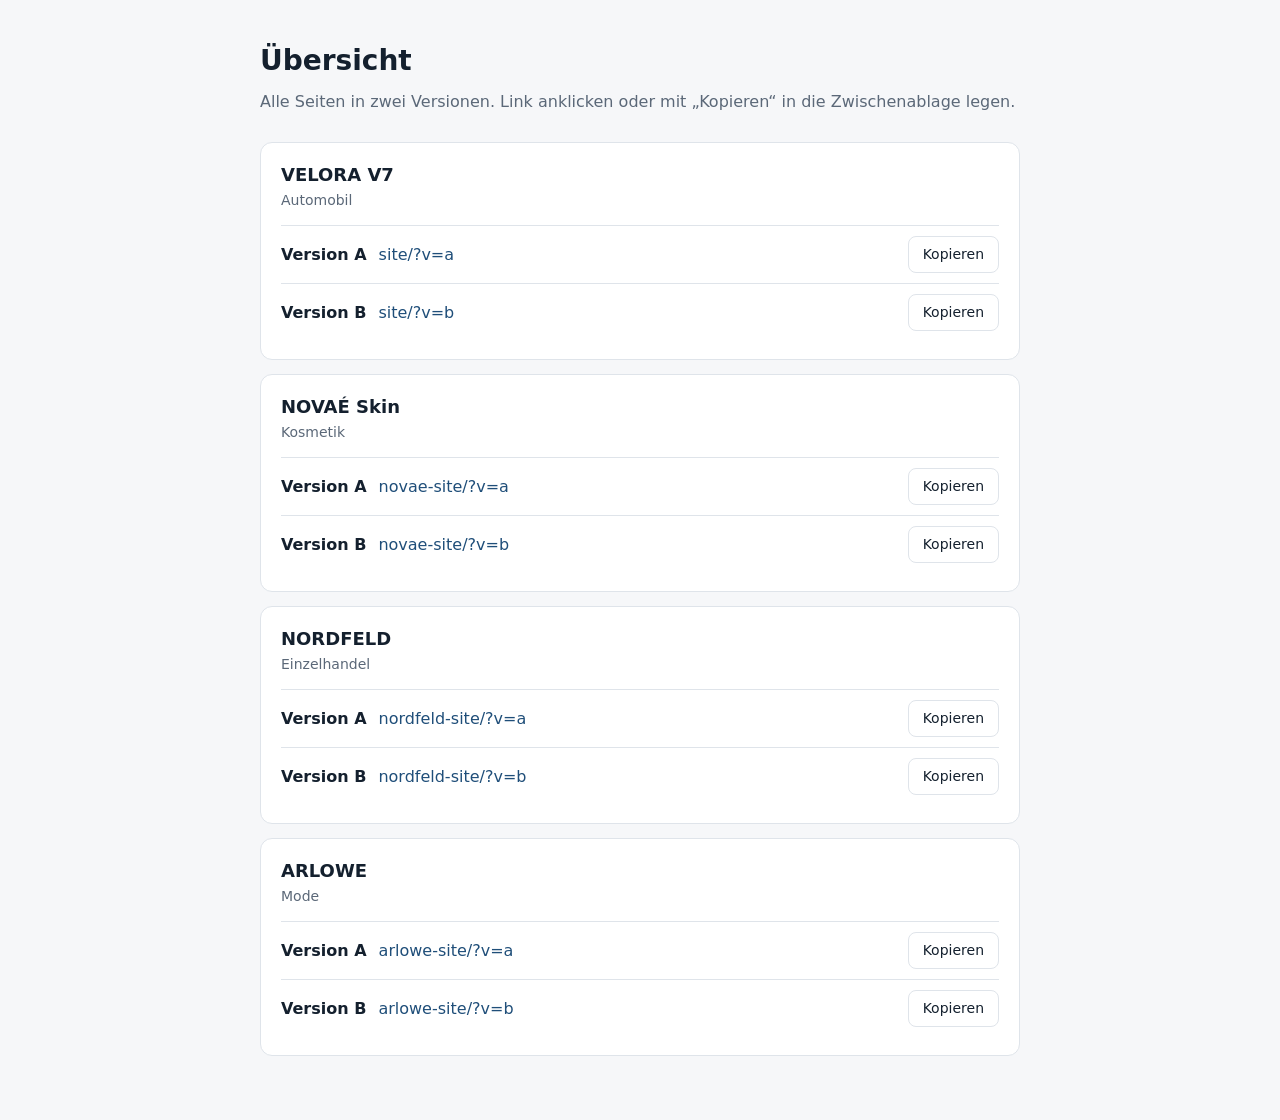
<file: index.html>
<!DOCTYPE html>
<html lang="de">
<head>
  <meta charset="utf-8">
  <meta name="viewport" content="width=device-width, initial-scale=1">
  <title>Übersicht</title>
  <meta name="robots" content="noindex, nofollow">
  <link rel="icon" href="data:,">
  <style>
    :root {
      --bg: #f6f7f9;
      --card: #ffffff;
      --ink: #14202e;
      --muted: #5b6878;
      --line: #dfe4ea;
      --accent: #1f4e79;
    }
    @media (prefers-color-scheme: dark) {
      :root {
        --bg: #12171d;
        --card: #1b222b;
        --ink: #eaeff5;
        --muted: #9aa8b8;
        --line: #2c3745;
        --accent: #8fc1ee;
      }
    }
    * { box-sizing: border-box; }
    body {
      margin: 0;
      padding: 40px 16px 64px;
      font-family: system-ui, -apple-system, "Segoe UI", Roboto, Arial, sans-serif;
      line-height: 1.5;
      color: var(--ink);
      background: var(--bg);
    }
    main { max-width: 760px; margin: 0 auto; }
    h1 { margin: 0 0 8px; font-size: 28px; }
    .intro { margin: 0 0 28px; color: var(--muted); }
    ul { list-style: none; margin: 0; padding: 0; display: grid; gap: 14px; }
    li {
      padding: 18px 20px;
      background: var(--card);
      border: 1px solid var(--line);
      border-radius: 12px;
    }
    h2 { margin: 0 0 2px; font-size: 18px; }
    .sub { margin: 0 0 14px; font-size: 14px; color: var(--muted); }
    .row {
      display: flex;
      flex-wrap: wrap;
      align-items: center;
      gap: 10px 12px;
      padding: 10px 0;
      border-top: 1px solid var(--line);
    }
    .row__label { min-width: 84px; font-weight: 600; }
    .row a {
      flex: 1 1 260px;
      color: var(--accent);
      word-break: break-all;
      text-decoration: none;
    }
    .row a:hover { text-decoration: underline; }
    button {
      padding: 7px 14px;
      font: inherit;
      font-size: 14px;
      color: var(--ink);
      background: transparent;
      border: 1px solid var(--line);
      border-radius: 8px;
      cursor: pointer;
    }
    button:hover { border-color: var(--accent); }
    :focus-visible { outline: 2px solid var(--accent); outline-offset: 2px; }
  </style>
</head>
<body>
  <main>
    <h1>Übersicht</h1>
    <p class="intro">Alle Seiten in zwei Versionen. Link anklicken oder mit „Kopieren“ in die Zwischenablage legen.</p>

    <ul>
      <li>
        <h2>VELORA V7</h2>
        <p class="sub">Automobil</p>
        <div class="row">
          <span class="row__label">Version A</span>
          <a href="site/?v=a">site/?v=a</a>
          <button type="button" data-copy="site/?v=a">Kopieren</button>
        </div>
        <div class="row">
          <span class="row__label">Version B</span>
          <a href="site/?v=b">site/?v=b</a>
          <button type="button" data-copy="site/?v=b">Kopieren</button>
        </div>
      </li>

      <li>
        <h2>NOVAÉ Skin</h2>
        <p class="sub">Kosmetik</p>
        <div class="row">
          <span class="row__label">Version A</span>
          <a href="novae-site/?v=a">novae-site/?v=a</a>
          <button type="button" data-copy="novae-site/?v=a">Kopieren</button>
        </div>
        <div class="row">
          <span class="row__label">Version B</span>
          <a href="novae-site/?v=b">novae-site/?v=b</a>
          <button type="button" data-copy="novae-site/?v=b">Kopieren</button>
        </div>
      </li>

      <li>
        <h2>NORDFELD</h2>
        <p class="sub">Einzelhandel</p>
        <div class="row">
          <span class="row__label">Version A</span>
          <a href="nordfeld-site/?v=a">nordfeld-site/?v=a</a>
          <button type="button" data-copy="nordfeld-site/?v=a">Kopieren</button>
        </div>
        <div class="row">
          <span class="row__label">Version B</span>
          <a href="nordfeld-site/?v=b">nordfeld-site/?v=b</a>
          <button type="button" data-copy="nordfeld-site/?v=b">Kopieren</button>
        </div>
      </li>

      <li>
        <h2>ARLOWE</h2>
        <p class="sub">Mode</p>
        <div class="row">
          <span class="row__label">Version A</span>
          <a href="arlowe-site/?v=a">arlowe-site/?v=a</a>
          <button type="button" data-copy="arlowe-site/?v=a">Kopieren</button>
        </div>
        <div class="row">
          <span class="row__label">Version B</span>
          <a href="arlowe-site/?v=b">arlowe-site/?v=b</a>
          <button type="button" data-copy="arlowe-site/?v=b">Kopieren</button>
        </div>
      </li>
    </ul>
  </main>

  <script>
    // "Kopieren": legt die vollständige Adresse (mit https://…) in die Zwischenablage.
    document.addEventListener("click", function (event) {
      var btn = event.target.closest("button[data-copy]");
      if (!btn) return;
      var url = new URL(btn.getAttribute("data-copy"), window.location.href).href;
      var done = function (ok) {
        var old = btn.textContent;
        btn.textContent = ok ? "Kopiert ✓" : "Nicht möglich";
        setTimeout(function () { btn.textContent = old; }, 1600);
      };
      if (navigator.clipboard && navigator.clipboard.writeText) {
        navigator.clipboard.writeText(url).then(function () { done(true); }, function () { done(false); });
      } else {
        done(false);
      }
    });
  </script>
</body>
</html>
</file>
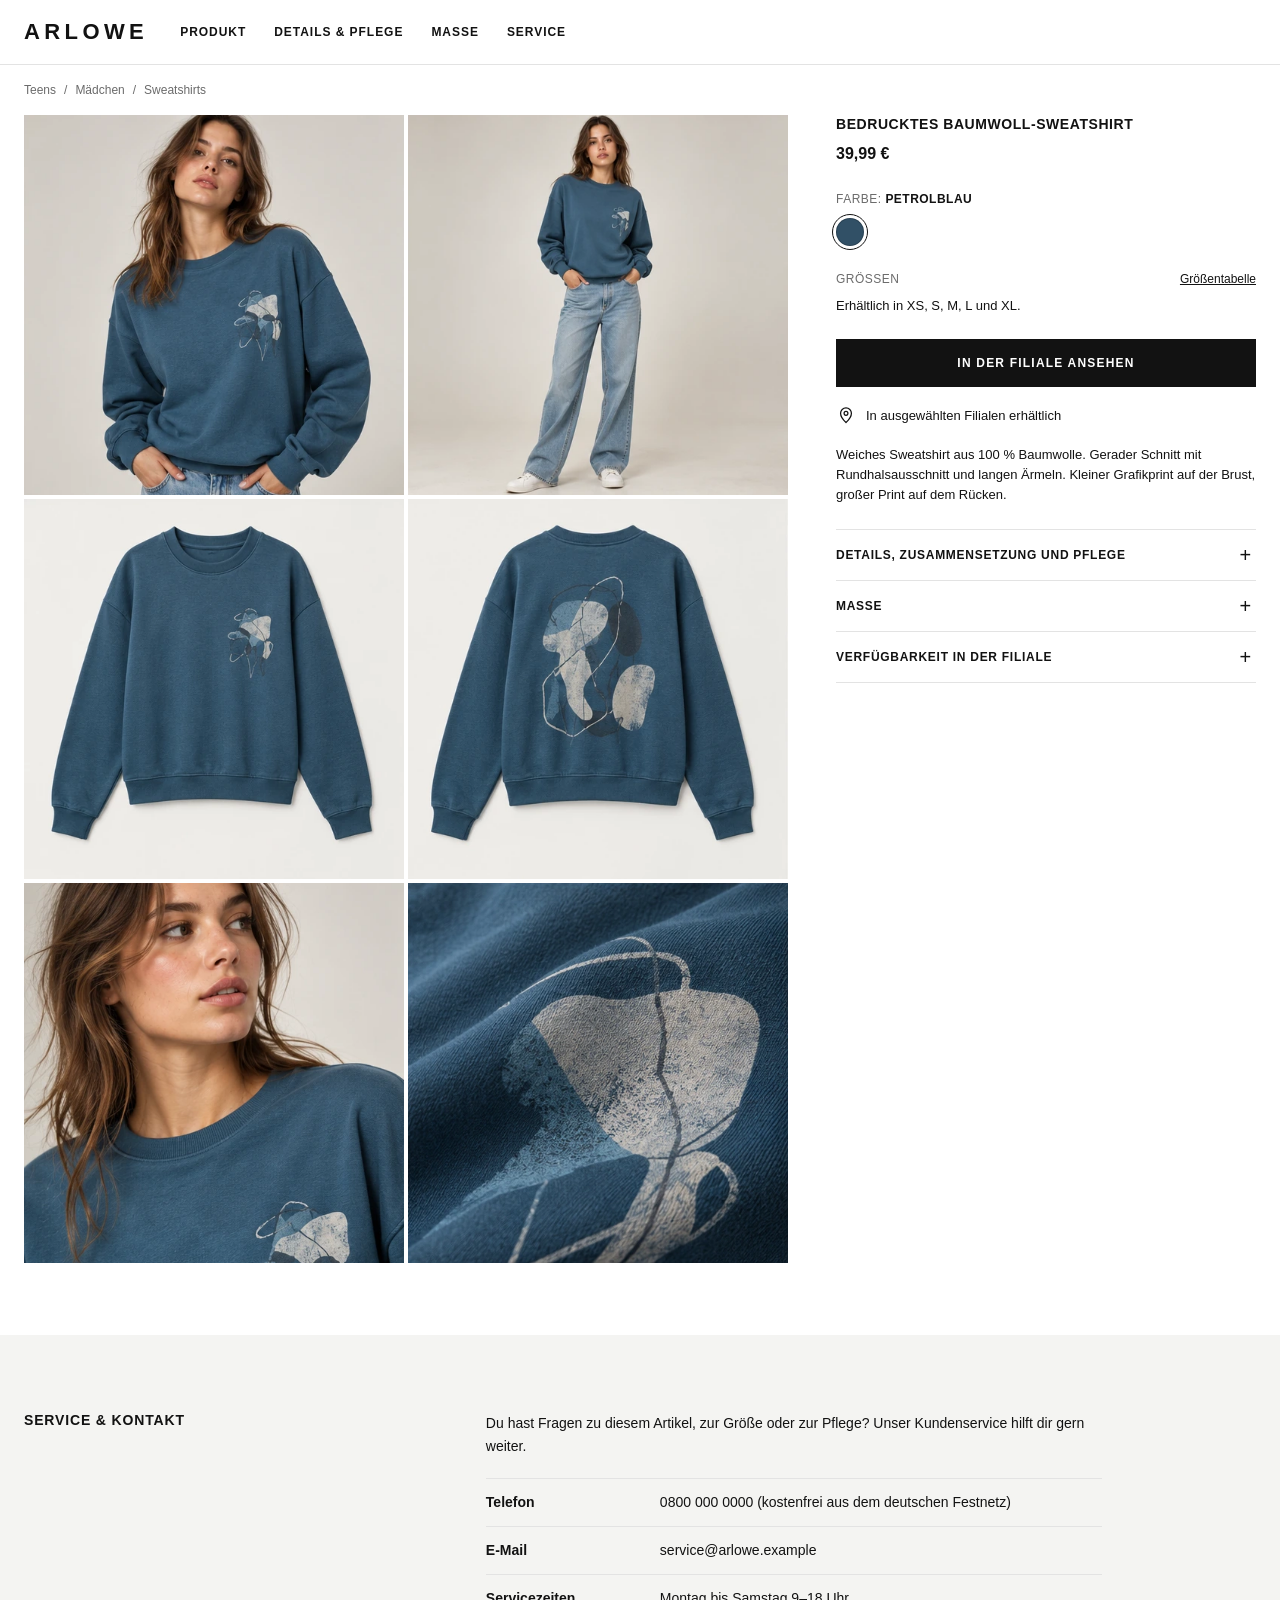
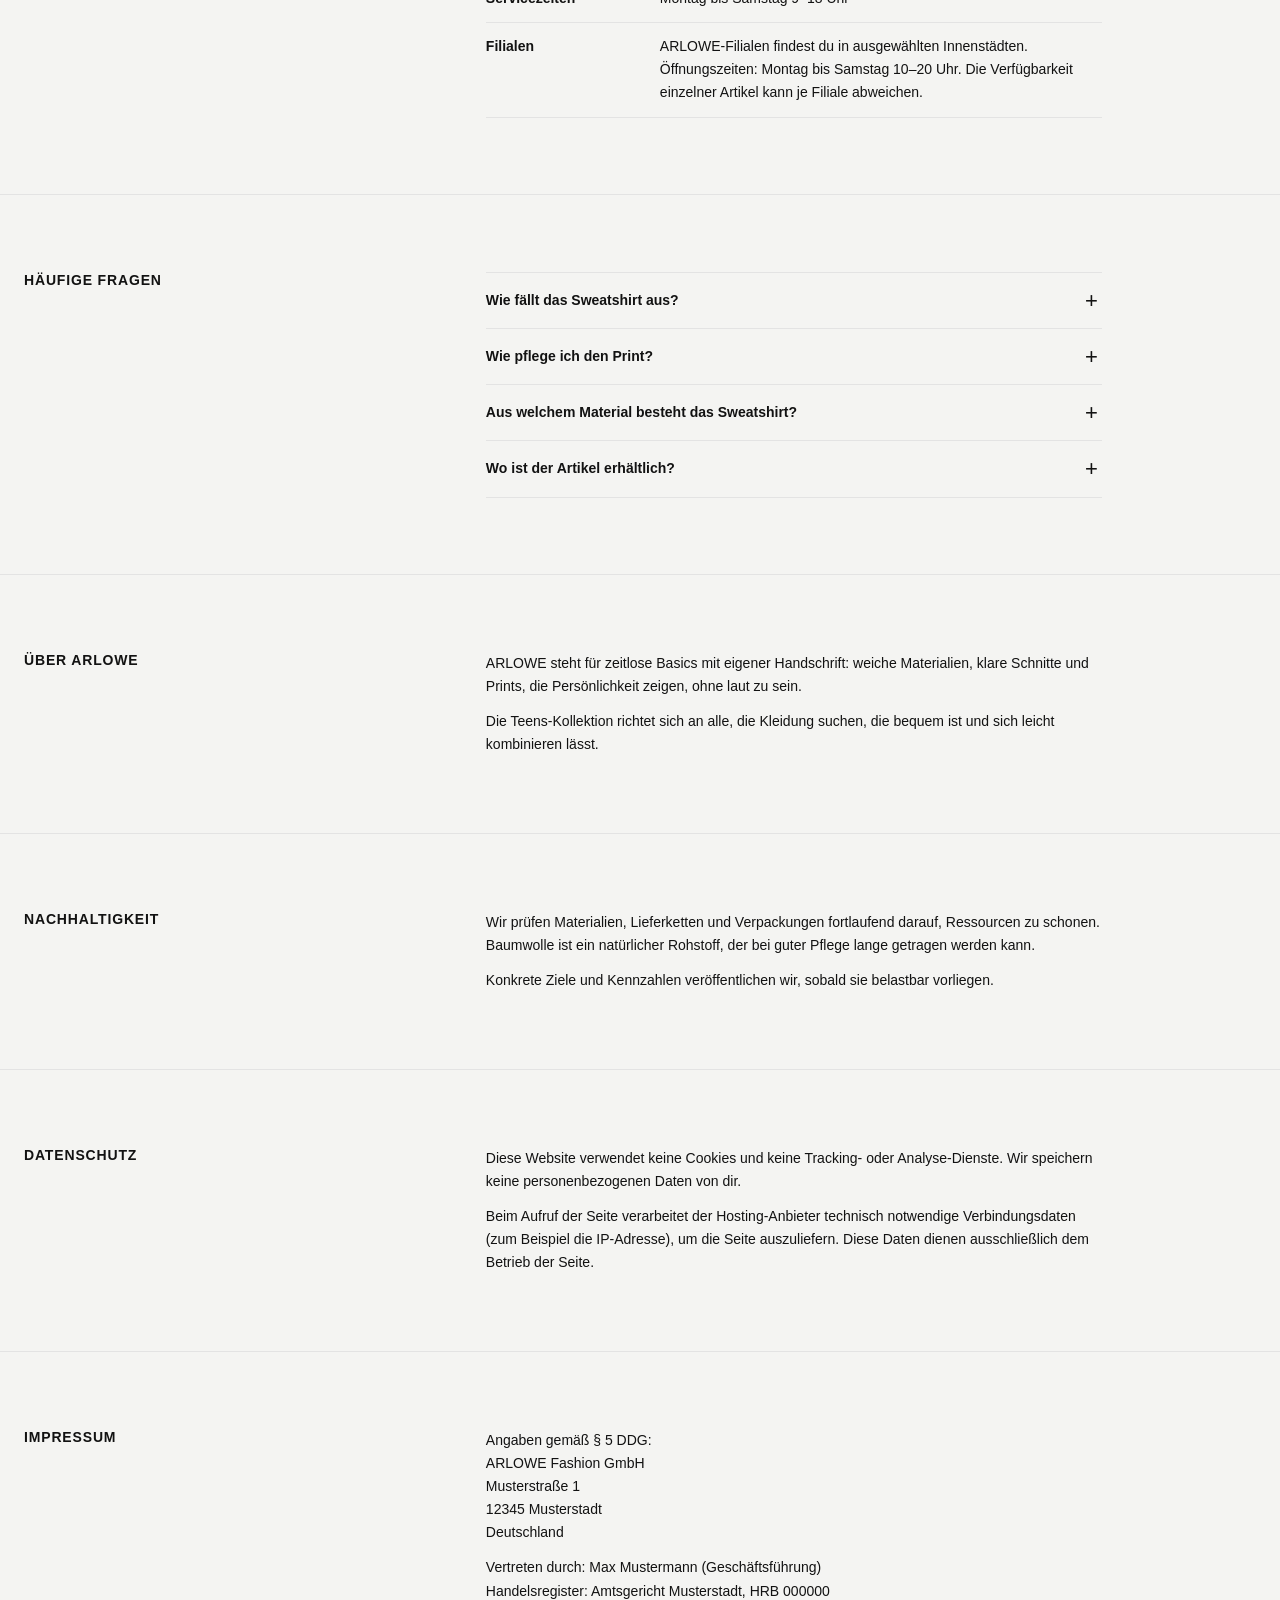
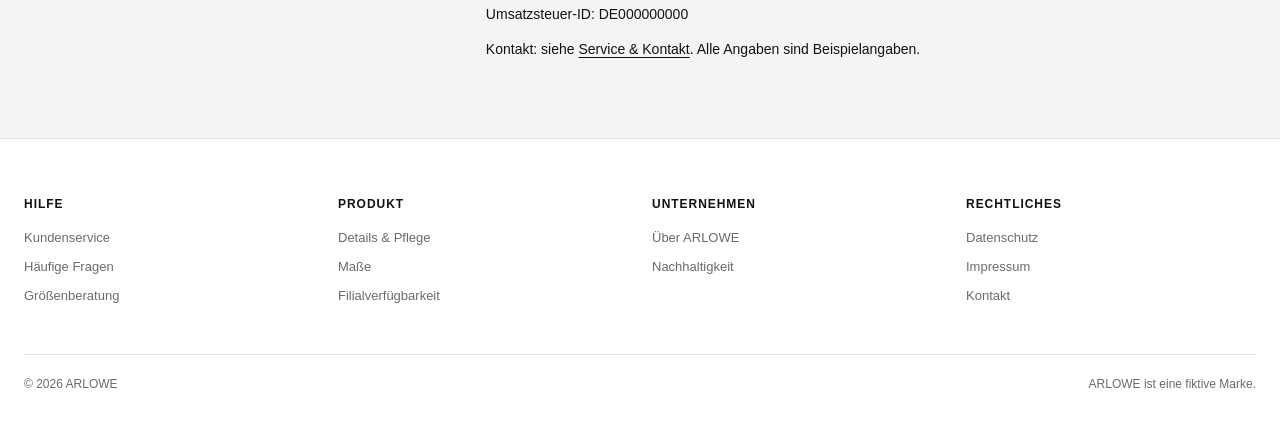
<file: arlowe-site/index.html>
<!DOCTYPE html>
<html lang="de">
<head>
  <meta charset="utf-8">
  <meta name="viewport" content="width=device-width, initial-scale=1">
  <title>Bedrucktes Baumwoll-Sweatshirt – Teens | ARLOWE</title>
  <meta name="description" content="Bedrucktes Baumwoll-Sweatshirt in Petrolblau: gerader Schnitt, Rundhalsausschnitt, lange Ärmel und Grafikprint auf Brust und Rücken.">
  <meta name="theme-color" content="#ffffff">
  <meta name="robots" content="noindex, nofollow">
  <link rel="icon" type="image/svg+xml" href="favicon.svg">
  <link rel="stylesheet" href="css/styles.css">

  <!-- Bedingung aus URL-Parameter und Bild-Komponente.
       Synchron geladen, damit das Label im selben Frame wie das Bild erscheint. -->
  <script src="js/condition.js"></script>
  <script src="js/experimental-image.js"></script>
</head>
<body>
  <a class="skip-link" href="#main">Zum Inhalt springen</a>

  <!-- A. HEADER -->
  <header class="site-header" id="site-header">
    <div class="site-header__inner">
      <button type="button" class="icon-btn menu-btn" id="menu-btn" aria-expanded="false" aria-controls="site-nav" aria-label="Menü öffnen">
        <svg viewBox="0 0 24 24" width="24" height="24" fill="none" stroke="currentColor" stroke-width="1.600" stroke-linecap="round" aria-hidden="true"><path d="M4 7h16M4 12h16M4 17h16"/></svg>
      </button>

      <a class="logo" href="#top" aria-label="ARLOWE – zum Seitenanfang">ARLOWE</a>

      <nav class="site-nav" id="site-nav" aria-label="Hauptnavigation">
        <ul>
          <li><a href="#top">Produkt</a></li>
          <li><a href="#details-care">Details &amp; Pflege</a></li>
          <li><a href="#details-measures">Maße</a></li>
          <li><a href="#service">Service</a></li>
        </ul>
      </nav>

    </div>
  </header>

  <main id="main">
    <div class="container" id="top">

      <nav class="crumbs" aria-label="Brotkrumen">
        <ol>
          <li>Teens</li>
          <li>Mädchen</li>
          <li>Sweatshirts</li>
        </ol>
      </nav>

      <div class="pdp">

        <!-- B. GALERIE -->
        <section class="gallery" aria-label="Produktbilder" id="gallery">
          <div class="gallery__track" id="gallery-track" tabindex="0">
            <experimental-image class="gallery__item gallery__item--medium" data-ai-label>
              <img src="images/arlowe/medium_model.webp" width="508" height="510"
                   alt="Model in einem petrolblauen Sweatshirt mit Grafikprint, die Hände in den Hosentaschen"
                   fetchpriority="high" decoding="async">
            </experimental-image>
            <experimental-image class="gallery__item gallery__item--full">
              <img src="images/arlowe/full_model.webp" width="510" height="510"
                   alt="Ganzkörperansicht: Model in petrolblauem Sweatshirt und hellblauer Jeans mit weitem Bein"
                   loading="lazy" decoding="async">
            </experimental-image>
            <experimental-image class="gallery__item gallery__item--front">
              <img src="images/arlowe/product_front.webp" width="510" height="510"
                   alt="Petrolblaues Sweatshirt von vorn mit kleinem Grafikprint auf der Brust"
                   loading="lazy" decoding="async">
            </experimental-image>
            <experimental-image class="gallery__item gallery__item--back">
              <img src="images/arlowe/product_back.webp" width="508" height="510"
                   alt="Petrolblaues Sweatshirt von hinten mit großem abstraktem Grafikprint"
                   loading="lazy" decoding="async">
            </experimental-image>
            <experimental-image class="gallery__item gallery__item--detail">
              <img src="images/arlowe/detail_model.webp" width="510" height="510"
                   alt="Detailansicht: Model im Halbprofil mit Blick auf Rundhalsausschnitt und Print"
                   loading="lazy" decoding="async">
            </experimental-image>
            <experimental-image class="gallery__item gallery__item--print">
              <img src="images/arlowe/print_detail.webp" width="510" height="510"
                   alt="Nahaufnahme des Grafikprints auf dem petrolblauen Baumwollstoff"
                   loading="lazy" decoding="async">
            </experimental-image>
          </div>

          <div class="gallery__ui">
            <button type="button" class="gallery__arrow gallery__arrow--prev" data-gallery="prev" aria-label="Vorheriges Bild">
              <svg viewBox="0 0 24 24" width="20" height="20" fill="none" stroke="currentColor" stroke-width="1.700" stroke-linecap="round" stroke-linejoin="round" aria-hidden="true"><path d="m14.500 5-7 7 7 7"/></svg>
            </button>
            <button type="button" class="gallery__arrow gallery__arrow--next" data-gallery="next" aria-label="Nächstes Bild">
              <svg viewBox="0 0 24 24" width="20" height="20" fill="none" stroke="currentColor" stroke-width="1.700" stroke-linecap="round" stroke-linejoin="round" aria-hidden="true"><path d="m9.500 5 7 7-7 7"/></svg>
            </button>
            <p class="gallery__count" id="gallery-count" aria-live="polite">1 / 6</p>
          </div>
        </section>

        <!-- C. PRODUKTINFO -->
        <section class="info" aria-labelledby="pdp-title">
          <h1 class="info__title" id="pdp-title">Bedrucktes Baumwoll-Sweatshirt</h1>
          <p class="info__price"><span class="visually-hidden">Preis: </span>39,99&nbsp;€</p>

          <div class="field">
            <p class="field__label">Farbe: <strong>Petrolblau</strong></p>
            <ul class="swatches">
              <li><span class="swatch is-selected" role="img" aria-label="Farbe Petrolblau"></span></li>
            </ul>
          </div>

          <div class="field">
            <div class="field__row">
              <p class="field__label">Größen</p>
              <a class="linklike" href="#details-measures">Größentabelle</a>
            </div>
            <p class="sizes-text">Erhältlich in XS, S, M, L und XL.</p>
          </div>

          <div class="buy">
            <a class="btn btn--primary" href="#details-store">In der Filiale ansehen</a>
          </div>

          <p class="ship">
            <svg viewBox="0 0 24 24" width="20" height="20" fill="none" stroke="currentColor" stroke-width="1.500" stroke-linecap="round" stroke-linejoin="round" aria-hidden="true"><path d="M12 21s-6.500-5.700-6.500-11a6.500 6.500 0 0 1 13 0c0 5.300-6.500 11-6.500 11z"/><circle cx="12" cy="10" r="2.300"/></svg>
            In ausgewählten Filialen erhältlich
          </p>

          <!-- Beschreibung -->
          <p class="desc">Weiches Sweatshirt aus 100&nbsp;% Baumwolle. Gerader Schnitt mit Rundhalsausschnitt und langen Ärmeln. Kleiner Grafikprint auf der Brust, großer Print auf dem Rücken.</p>

          <div class="accordion">
            <details id="details-care">
              <summary>Details, Zusammensetzung und Pflege</summary>
              <div class="accordion__body">
                <p><strong>Zusammensetzung:</strong> 100&nbsp;% Baumwolle.</p>
                <ul>
                  <li>Bei 30&nbsp;°C waschen</li>
                  <li>Nicht bleichen</li>
                  <li>Nicht im Trockner trocknen</li>
                  <li>Auf links bei niedriger Temperatur bügeln, Print nicht bügeln</li>
                </ul>
              </div>
            </details>

            <details id="details-measures">
              <summary>Maße</summary>
              <div class="accordion__body">
                <table class="table">
                  <thead>
                    <tr><th scope="col">Größe</th><th scope="col">Brustbreite</th><th scope="col">Länge</th></tr>
                  </thead>
                  <tbody>
                    <tr><th scope="row">XS</th><td>47&nbsp;cm</td><td>60&nbsp;cm</td></tr>
                    <tr><th scope="row">S</th><td>50&nbsp;cm</td><td>62&nbsp;cm</td></tr>
                    <tr><th scope="row">M</th><td>53&nbsp;cm</td><td>64&nbsp;cm</td></tr>
                    <tr><th scope="row">L</th><td>56&nbsp;cm</td><td>66&nbsp;cm</td></tr>
                    <tr><th scope="row">XL</th><td>59&nbsp;cm</td><td>68&nbsp;cm</td></tr>
                  </tbody>
                </table>
                <p class="note">Maße des Kleidungsstücks, flach gemessen.</p>
              </div>
            </details>

            <details id="details-store">
              <summary>Verfügbarkeit in der Filiale</summary>
              <div class="accordion__body">
                <p>Dieser Artikel ist in ausgewählten ARLOWE-Filialen erhältlich. Adressen und Öffnungszeiten findest du unter Service &amp; Kontakt.</p>
                <a class="btn btn--outline btn--small" href="#service">Filialen &amp; Service</a>
              </div>
            </details>
          </div>
        </section>
      </div>
    </div>

    <!-- INFO-BEREICH (Service, Fragen, Unternehmen, Rechtliches) -->
    <div class="info-area">
    <section class="info-block" id="service" aria-labelledby="service-title">
      <div class="container info-block__grid">
        <h2 class="info-block__title" id="service-title">Service &amp; Kontakt</h2>
        <div class="info-block__body">
          <p>Du hast Fragen zu diesem Artikel, zur Größe oder zur Pflege? Unser Kundenservice hilft dir gern weiter.</p>
          <dl class="info-list">
            <div><dt>Telefon</dt><dd>0800 000 0000 (kostenfrei aus dem deutschen Festnetz)</dd></div>
            <div><dt>E-Mail</dt><dd>service@arlowe.example</dd></div>
            <div><dt>Servicezeiten</dt><dd>Montag bis Samstag 9–18 Uhr</dd></div>
            <div><dt>Filialen</dt><dd>ARLOWE-Filialen findest du in ausgewählten Innenstädten. Öffnungszeiten: Montag bis Samstag 10–20 Uhr. Die Verfügbarkeit einzelner Artikel kann je Filiale abweichen.</dd></div>
          </dl>
        </div>
      </div>
    </section>

    <section class="info-block" id="faq" aria-labelledby="faq-title">
      <div class="container info-block__grid">
        <h2 class="info-block__title" id="faq-title">Häufige Fragen</h2>
        <div class="info-block__body">
          <div class="faq">
            <details>
              <summary>Wie fällt das Sweatshirt aus?</summary>
              <p>Das Sweatshirt hat einen geraden Schnitt. Alle Maße pro Größe findest du im Bereich Maße. Bei Unsicherheit hilft dir der Kundenservice weiter.</p>
            </details>
            <details>
              <summary>Wie pflege ich den Print?</summary>
              <p>Am besten auf links bei 30 °C waschen, nicht bleichen und nicht im Trockner trocknen. Den Print beim Bügeln aussparen.</p>
            </details>
            <details>
              <summary>Aus welchem Material besteht das Sweatshirt?</summary>
              <p>Das Sweatshirt besteht zu 100 % aus Baumwolle.</p>
            </details>
            <details>
              <summary>Wo ist der Artikel erhältlich?</summary>
              <p>In ausgewählten ARLOWE-Filialen. Die Verfügbarkeit kann je Filiale abweichen, Details stehen unter Service &amp; Kontakt.</p>
            </details>
          </div>
        </div>
      </div>
    </section>

    <section class="info-block" id="ueber-uns" aria-labelledby="ueber-uns-title">
      <div class="container info-block__grid">
        <h2 class="info-block__title" id="ueber-uns-title">Über ARLOWE</h2>
        <div class="info-block__body">
          <p>ARLOWE steht für zeitlose Basics mit eigener Handschrift: weiche Materialien, klare Schnitte und Prints, die Persönlichkeit zeigen, ohne laut zu sein.</p>
          <p>Die Teens-Kollektion richtet sich an alle, die Kleidung suchen, die bequem ist und sich leicht kombinieren lässt.</p>
        </div>
      </div>
    </section>

    <section class="info-block" id="nachhaltigkeit" aria-labelledby="nachhaltigkeit-title">
      <div class="container info-block__grid">
        <h2 class="info-block__title" id="nachhaltigkeit-title">Nachhaltigkeit</h2>
        <div class="info-block__body">
          <p>Wir prüfen Materialien, Lieferketten und Verpackungen fortlaufend darauf, Ressourcen zu schonen. Baumwolle ist ein natürlicher Rohstoff, der bei guter Pflege lange getragen werden kann.</p>
          <p>Konkrete Ziele und Kennzahlen veröffentlichen wir, sobald sie belastbar vorliegen.</p>
        </div>
      </div>
    </section>

    <section class="info-block" id="datenschutz" aria-labelledby="datenschutz-title">
      <div class="container info-block__grid">
        <h2 class="info-block__title" id="datenschutz-title">Datenschutz</h2>
        <div class="info-block__body">
          <p>Diese Website verwendet keine Cookies und keine Tracking- oder Analyse-Dienste. Wir speichern keine personenbezogenen Daten von dir.</p>
          <p>Beim Aufruf der Seite verarbeitet der Hosting-Anbieter technisch notwendige Verbindungsdaten (zum Beispiel die IP-Adresse), um die Seite auszuliefern. Diese Daten dienen ausschließlich dem Betrieb der Seite.</p>
        </div>
      </div>
    </section>

    <section class="info-block" id="impressum" aria-labelledby="impressum-title">
      <div class="container info-block__grid">
        <h2 class="info-block__title" id="impressum-title">Impressum</h2>
        <div class="info-block__body">
          <p>Angaben gemäß § 5 DDG:<br>ARLOWE Fashion GmbH<br>Musterstraße 1<br>12345 Musterstadt<br>Deutschland</p>
          <p>Vertreten durch: Max Mustermann (Geschäftsführung)<br>Handelsregister: Amtsgericht Musterstadt, HRB 000000<br>Umsatzsteuer-ID: DE000000000</p>
          <p>Kontakt: siehe <a href="#service">Service &amp; Kontakt</a>. Alle Angaben sind Beispielangaben.</p>
        </div>
      </div>
    </section>
    </div>
  </main>

  <!-- E. FOOTER -->
  <footer class="site-footer">
    <div class="container">
      <div class="footer__grid">
        <nav class="footer__col" aria-labelledby="f-hilfe">
          <h2 class="footer__title" id="f-hilfe">Hilfe</h2>
          <ul>
            <li><a href="#service">Kundenservice</a></li>
            <li><a href="#faq">Häufige Fragen</a></li>
            <li><a href="#details-measures">Größenberatung</a></li>
          </ul>
        </nav>
        <nav class="footer__col" aria-labelledby="f-produkt">
          <h2 class="footer__title" id="f-produkt">Produkt</h2>
          <ul>
            <li><a href="#details-care">Details &amp; Pflege</a></li>
            <li><a href="#details-measures">Maße</a></li>
            <li><a href="#details-store">Filialverfügbarkeit</a></li>
          </ul>
        </nav>
        <nav class="footer__col" aria-labelledby="f-firma">
          <h2 class="footer__title" id="f-firma">Unternehmen</h2>
          <ul>
            <li><a href="#ueber-uns">Über ARLOWE</a></li>
            <li><a href="#nachhaltigkeit">Nachhaltigkeit</a></li>
          </ul>
        </nav>
        <nav class="footer__col" aria-labelledby="f-recht">
          <h2 class="footer__title" id="f-recht">Rechtliches</h2>
          <ul>
            <li><a href="#datenschutz">Datenschutz</a></li>
            <li><a href="#impressum">Impressum</a></li>
            <li><a href="#service">Kontakt</a></li>
          </ul>
        </nav>
      </div>

      <div class="footer__bottom">
        <p>© 2026 ARLOWE</p>
        <p class="footer__note">ARLOWE ist eine fiktive Marke.</p>
      </div>
    </div>
  </footer>


  <script src="js/main.js" defer></script>
</body>
</html>
</file>
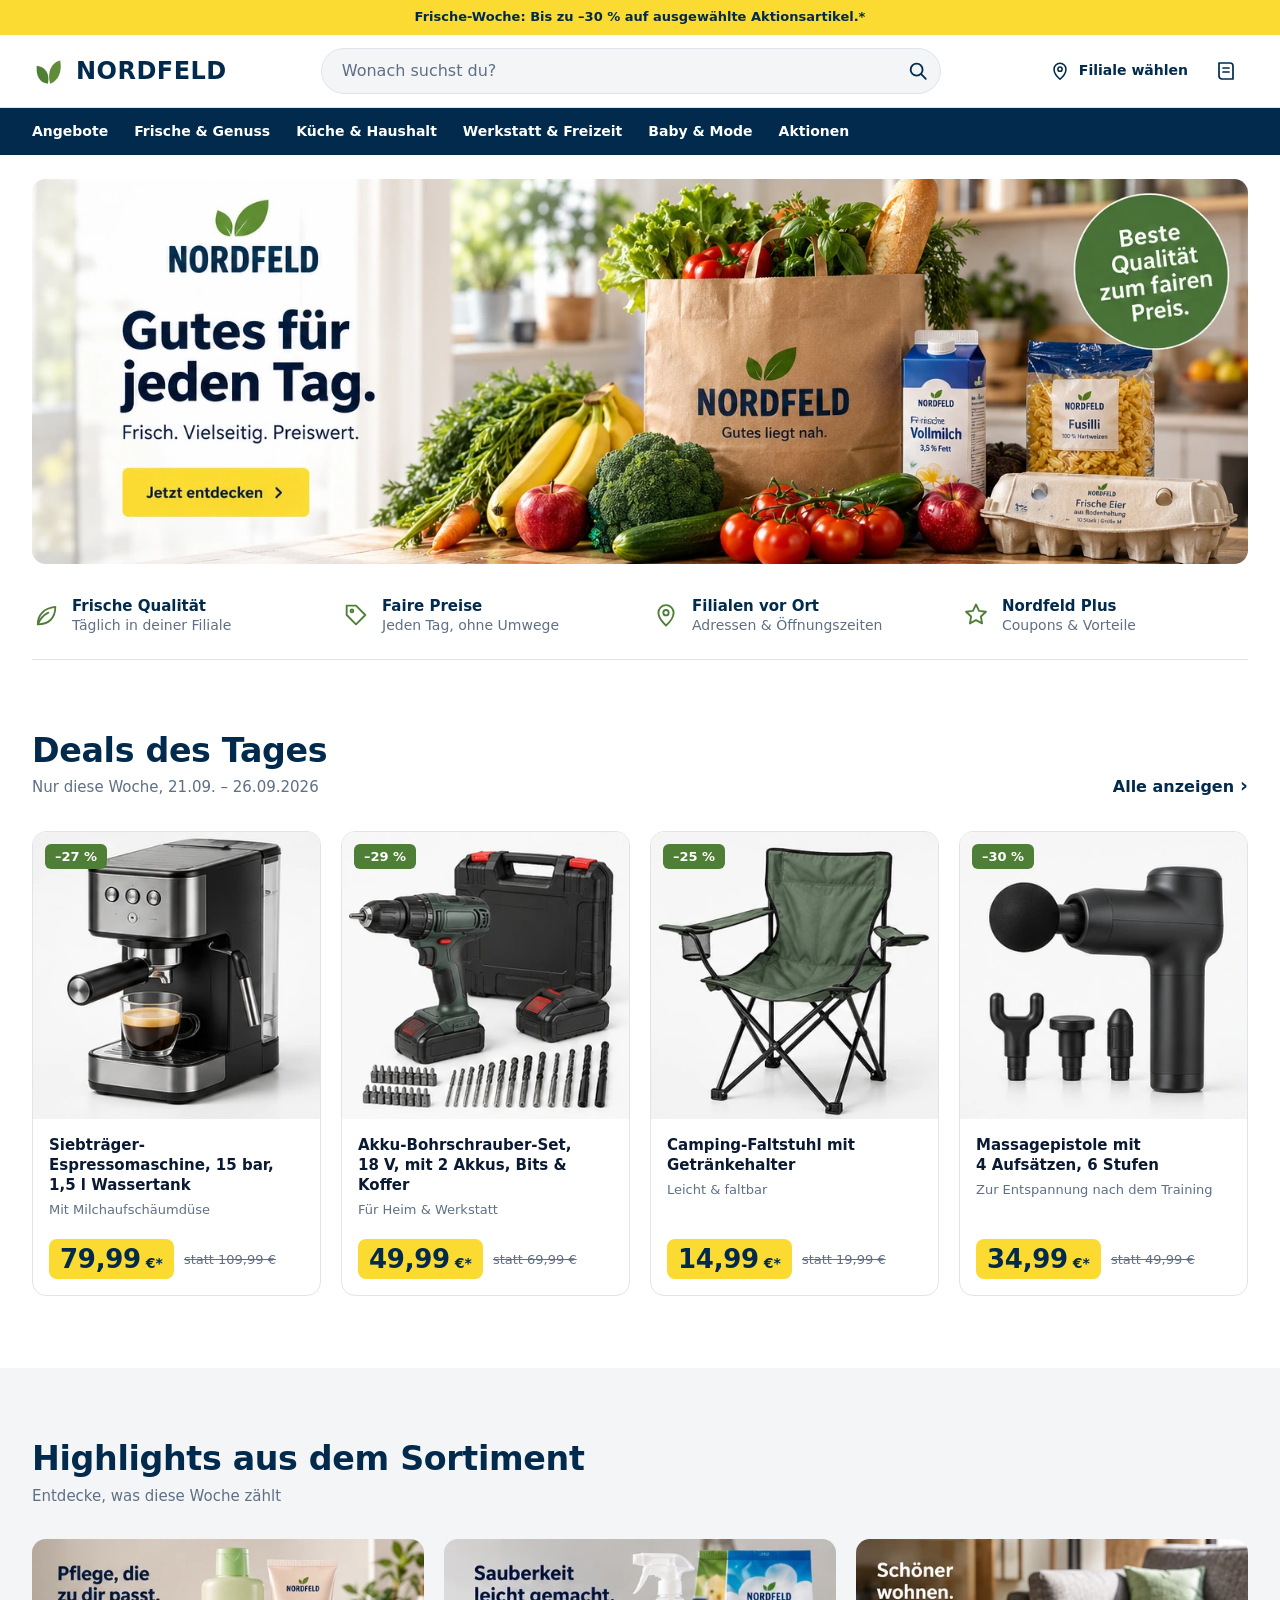
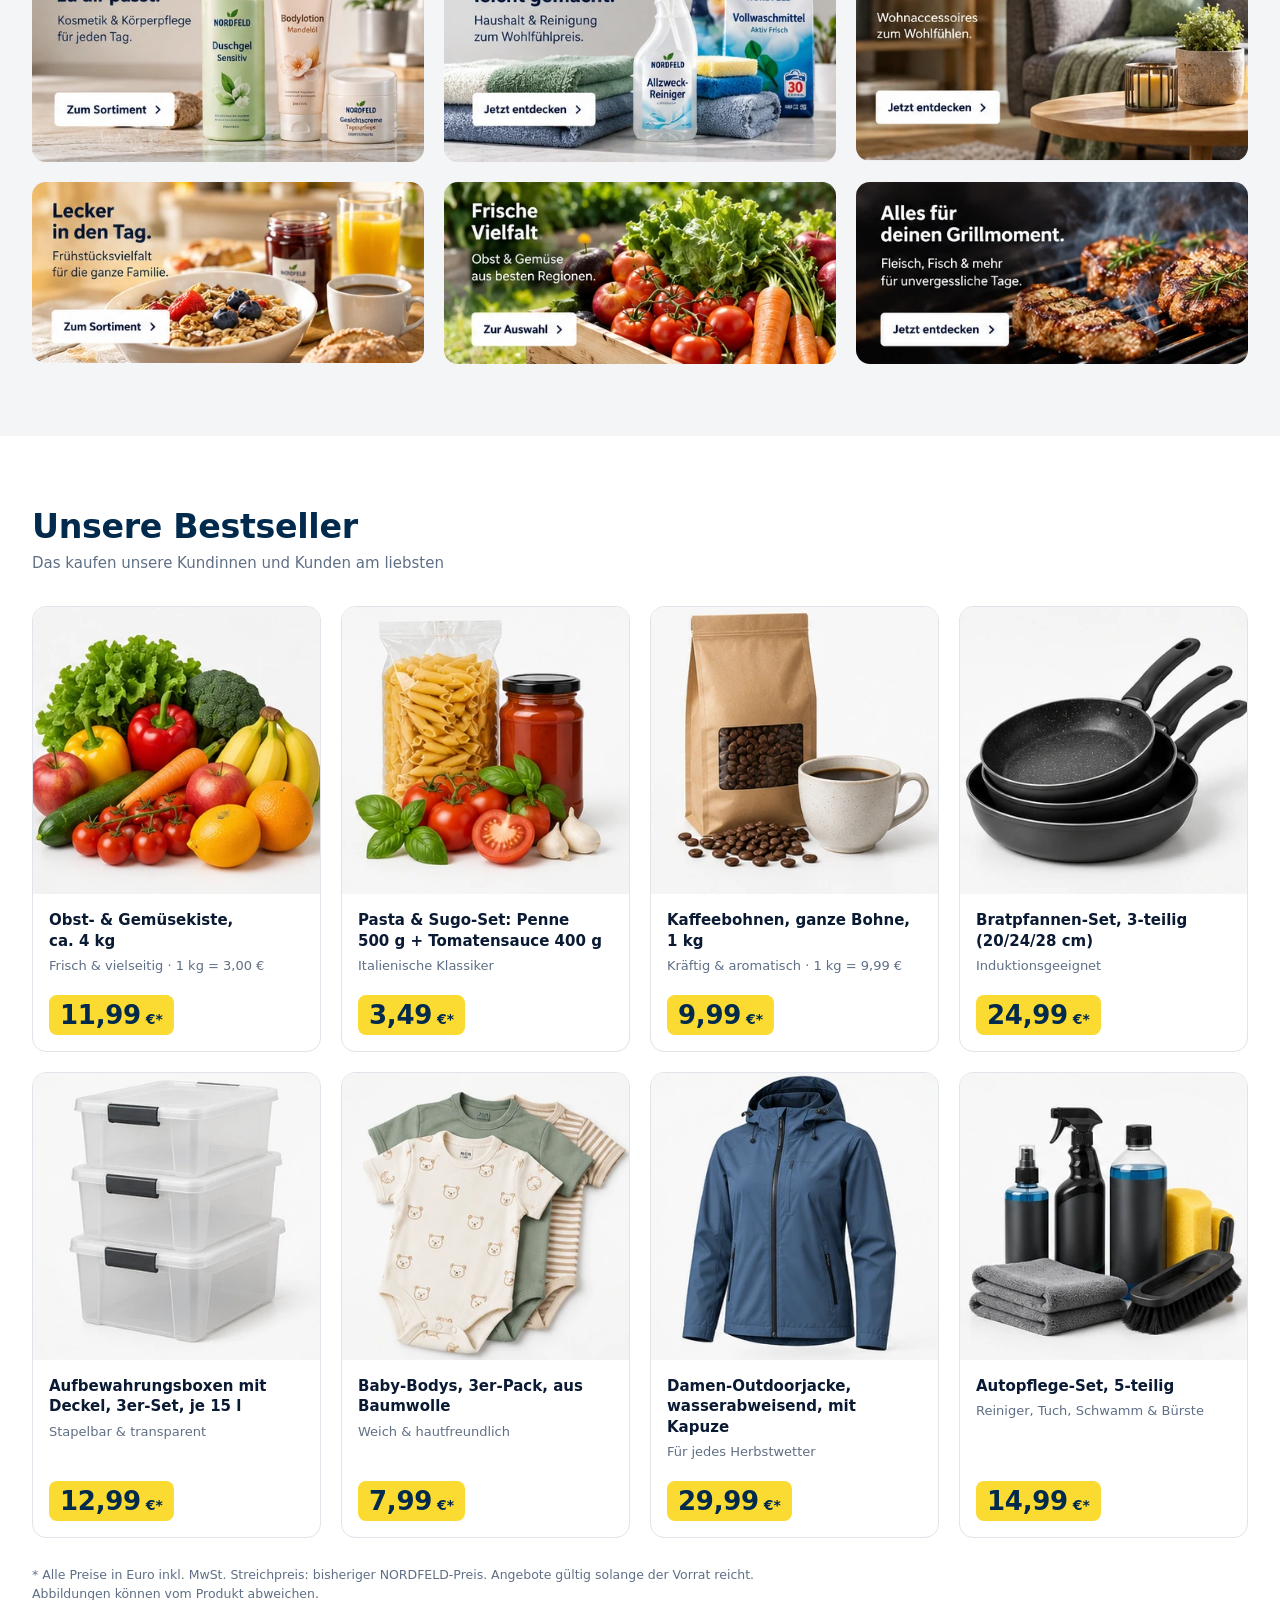
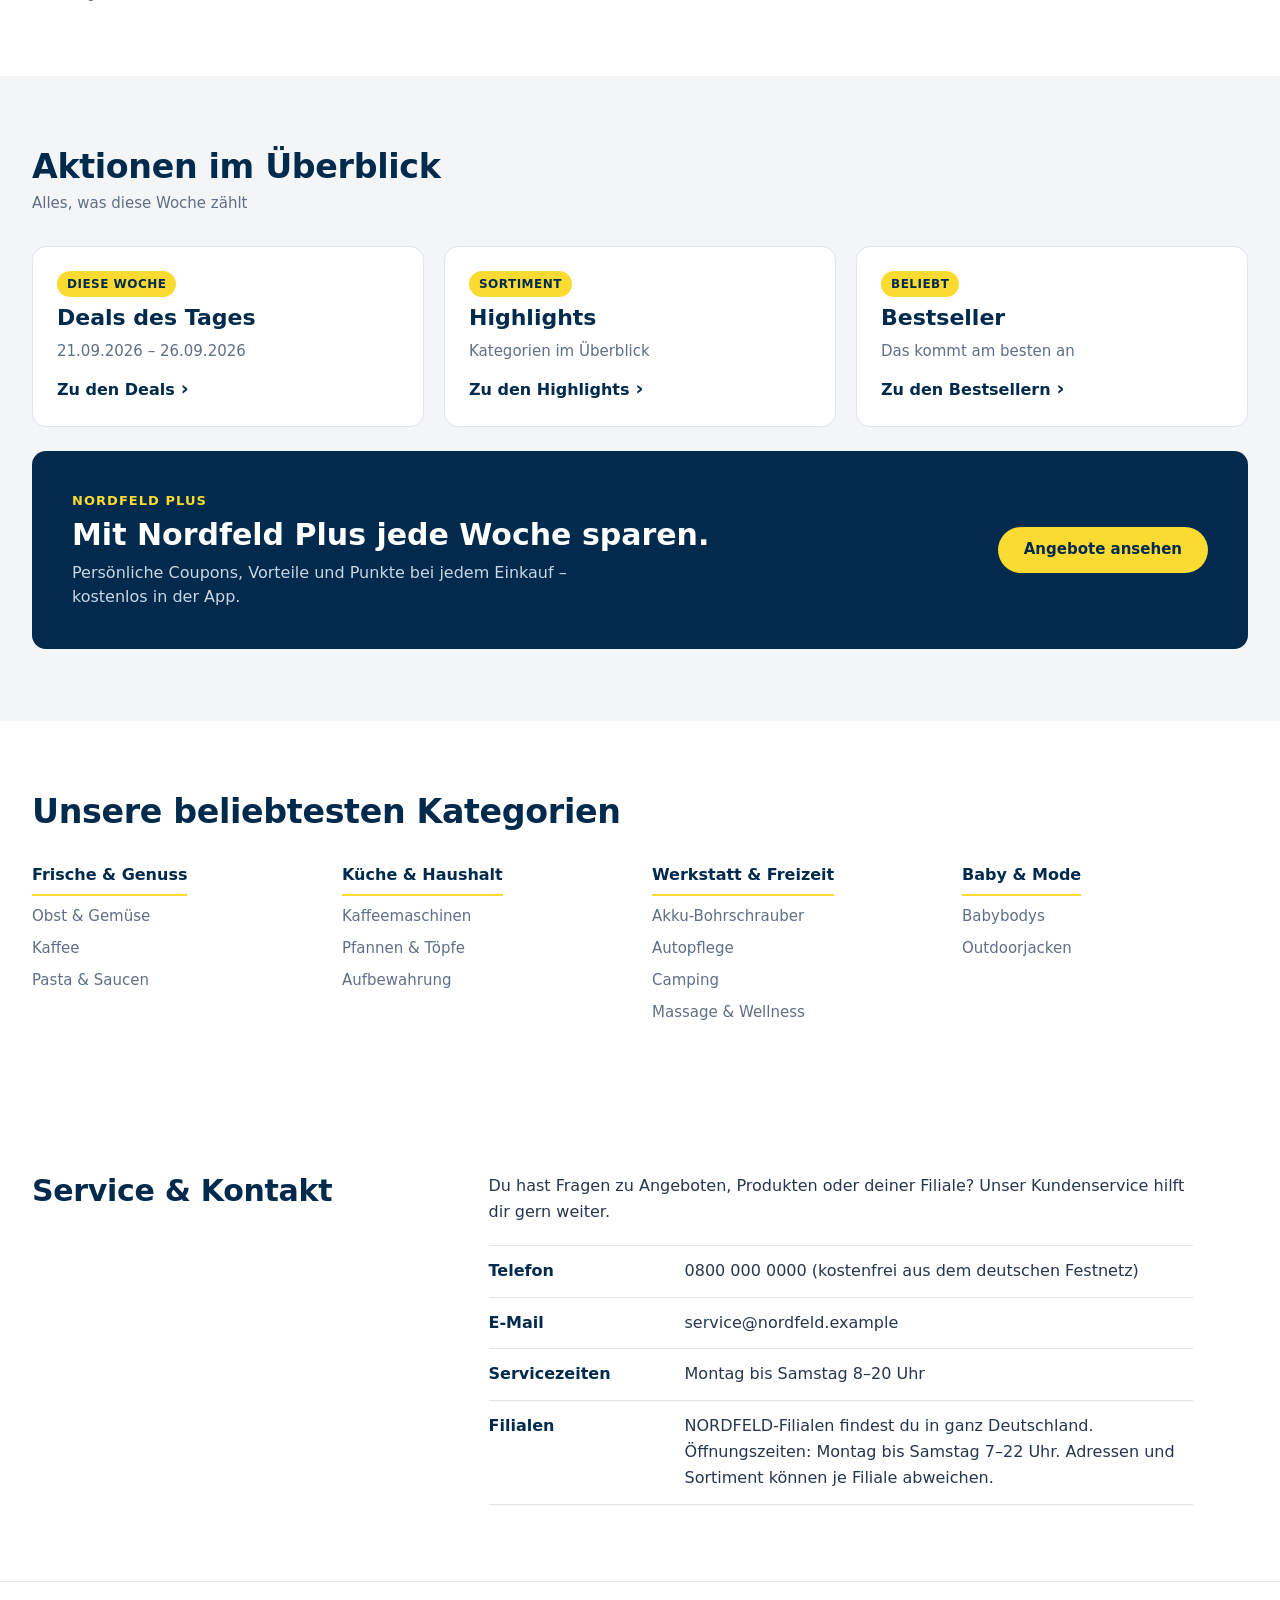
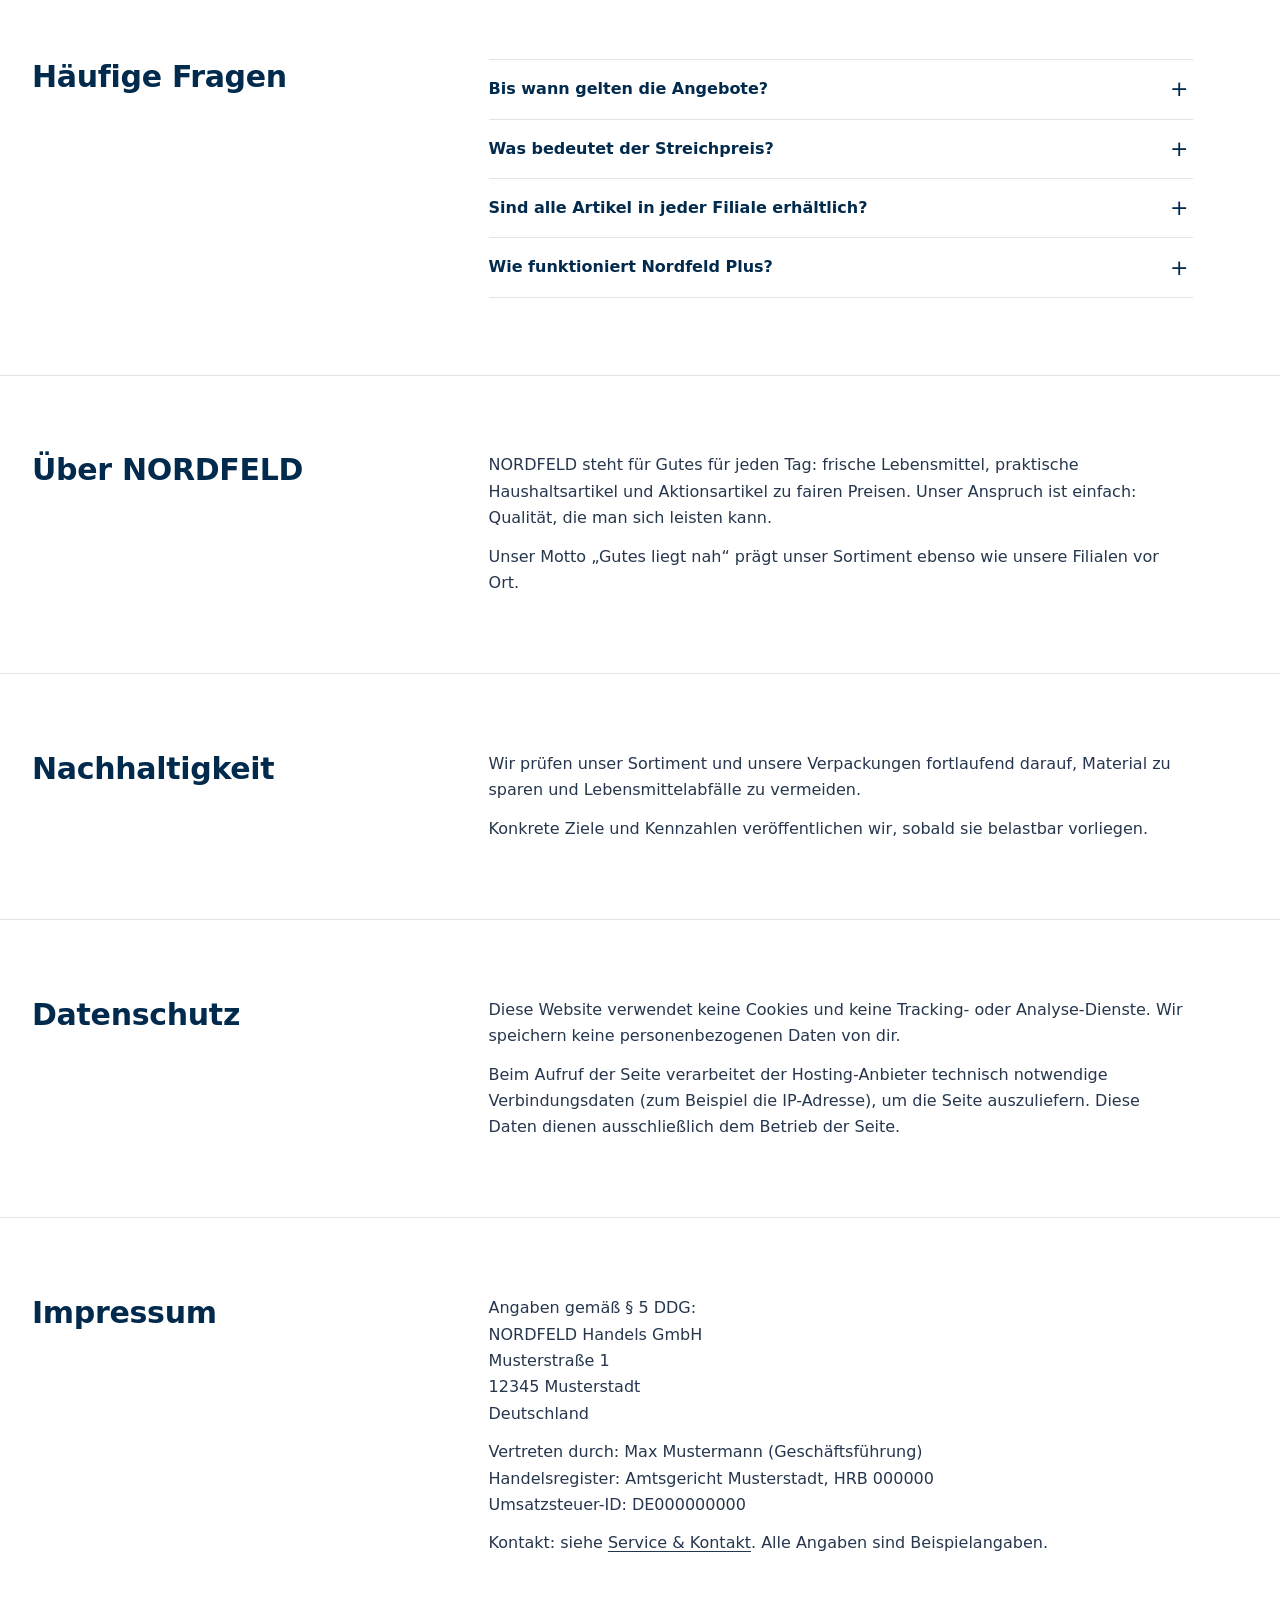
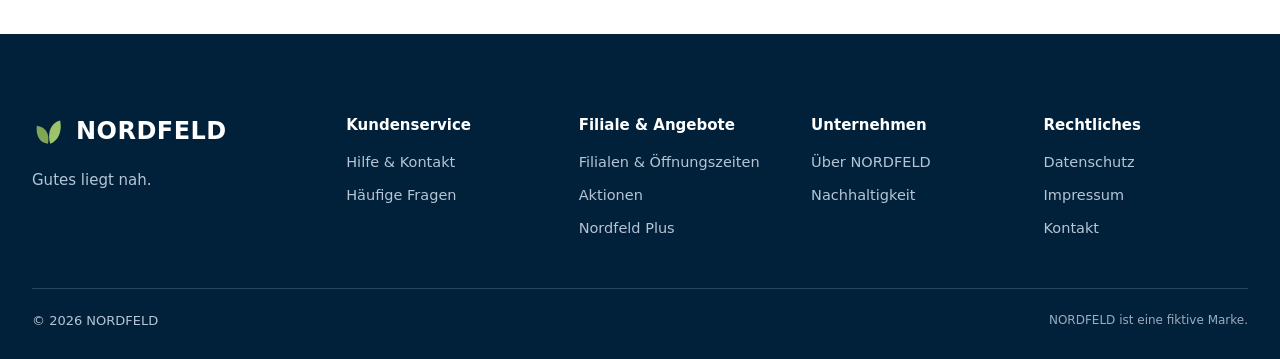
<file: nordfeld-site/index.html>
<!DOCTYPE html>
<html lang="de">
<head>
  <meta charset="utf-8">
  <meta name="viewport" content="width=device-width, initial-scale=1">
  <title>NORDFELD – Gutes für jeden Tag | Angebote der Woche</title>
  <meta name="description" content="NORDFELD: Frische, Vielfalt und faire Preise. Entdecke die Deals des Tages, aktuelle Wochenangebote und die Bestseller aus dem Sortiment.">
  <meta name="theme-color" content="#012a4d">
  <meta name="robots" content="noindex, nofollow">
  <link rel="icon" type="image/svg+xml" href="favicon.svg">
  <link rel="stylesheet" href="css/styles.css">

  <!-- Bedingung aus URL-Parameter und Bild-Komponente.
       Synchron geladen, damit das Label im selben Frame wie das Bild erscheint. -->
  <script src="js/condition.js"></script>
  <script src="js/experimental-image.js"></script>
</head>
<body>
  <a class="skip-link" href="#main">Zum Inhalt springen</a>

  <!-- A. INFOLEISTE -->
  <div class="topbar">
    <p>Frische-Woche: Bis zu –30&nbsp;% auf ausgewählte Aktionsartikel.*</p>
  </div>

  <!-- B. HEADER -->
  <header class="site-header" id="site-header">
    <div class="site-header__inner">
      <a class="brand" href="#top" aria-label="NORDFELD – zum Seitenanfang">
        <svg class="brand__mark" viewBox="0 0 32 32" width="34" height="34" aria-hidden="true">
          <path d="M15 28C7 27 3.5 20 4.5 11c8 1 12.500 7 10.500 17z" fill="#4f7f36"/>
          <path d="M17 28c8-3 11.500-12 9.500-22-8 2-12.500 10-9.500 22z" fill="#618c37"/>
        </svg>
        <span class="brand__name">NORDFELD</span>
      </a>

      <form class="search" role="search">
        <label class="visually-hidden" for="search-input">Suche</label>
        <input class="search__input" id="search-input" type="search" placeholder="Wonach suchst du?" autocomplete="off">
        <p class="search__msg" id="search-msg" role="status" hidden></p>
        <button class="search__btn" type="submit" aria-label="Suchen">
          <svg viewBox="0 0 24 24" width="22" height="22" fill="none" stroke="currentColor" stroke-width="2" stroke-linecap="round" aria-hidden="true"><circle cx="10.500" cy="10.500" r="6.500"/><path d="m15.500 15.500 5 5"/></svg>
        </button>
      </form>

      <div class="site-header__actions">
        <a class="icon-btn icon-btn--text" href="#service">
          <svg viewBox="0 0 24 24" width="22" height="22" fill="none" stroke="currentColor" stroke-width="1.700" stroke-linecap="round" stroke-linejoin="round" aria-hidden="true"><path d="M12 21s-6.500-5.700-6.500-11a6.500 6.500 0 0 1 13 0c0 5.300-6.500 11-6.500 11z"/><circle cx="12" cy="10" r="2.300"/></svg>
          <span>Filiale wählen</span>
        </a>
        <a class="icon-btn" href="#aktionen" aria-label="Aktionen im Überblick">
          <svg viewBox="0 0 24 24" width="24" height="24" fill="none" stroke="currentColor" stroke-width="1.700" stroke-linecap="round" stroke-linejoin="round" aria-hidden="true"><path d="M5 4h11a3 3 0 0 1 3 3v13H8a3 3 0 0 1-3-3z"/><path d="M9 9h6M9 13h6"/></svg>
        </a>
      </div>
    </div>
  </header>

  <nav class="catnav" aria-label="Kategorien">
    <ul class="catnav__list">
      <li><a href="#angebote">Angebote</a></li>
      <li><a href="#kat-frische">Frische &amp; Genuss</a></li>
      <li><a href="#kat-kueche">Küche &amp; Haushalt</a></li>
      <li><a href="#kat-werkstatt">Werkstatt &amp; Freizeit</a></li>
      <li><a href="#kat-baby">Baby &amp; Mode</a></li>
      <li><a href="#aktionen">Aktionen</a></li>
    </ul>
  </nav>

  <main id="main">

    <!-- C. HERO-BANNER (Text und Button sind Teil des Bildes) -->
    <section class="hero" id="top" aria-label="Aktuelles Angebot">
      <div class="container">
        <a class="banner banner--hero" href="#angebote">
          <experimental-image class="xi xi--hero">
            <img src="images/nordfeld/hero_weekly.webp" width="1536" height="486"
                 alt="NORDFELD: Gutes für jeden Tag. Frisch, vielseitig, preiswert. Jetzt entdecken. Einkaufstasche mit frischem Obst und Gemüse, Milch, Nudeln und Eiern auf einem Küchentisch"
                 fetchpriority="high" decoding="async">
          </experimental-image>
        </a>
      </div>
    </section>

    <!-- D. VORTEILE -->
    <section class="usp" aria-label="Deine Vorteile">
      <div class="container">
        <ul class="usp__list">
          <li>
            <svg viewBox="0 0 24 24" width="28" height="28" fill="none" stroke="currentColor" stroke-width="1.600" stroke-linecap="round" stroke-linejoin="round" aria-hidden="true"><path d="M5 20c0-8 5-14 15-15 0 10-6 15-15 15z"/><path d="M5 20c2-5 5-8 9-10"/></svg>
            <span><strong>Frische Qualität</strong>Täglich in deiner Filiale</span>
          </li>
          <li>
            <svg viewBox="0 0 24 24" width="28" height="28" fill="none" stroke="currentColor" stroke-width="1.600" stroke-linecap="round" stroke-linejoin="round" aria-hidden="true"><path d="M20 12 12 20 4 12V4h8z"/><circle cx="8.500" cy="8.500" r="1.200"/></svg>
            <span><strong>Faire Preise</strong>Jeden Tag, ohne Umwege</span>
          </li>
          <li>
            <svg viewBox="0 0 24 24" width="28" height="28" fill="none" stroke="currentColor" stroke-width="1.600" stroke-linecap="round" stroke-linejoin="round" aria-hidden="true"><path d="M12 21s-6.500-5.700-6.500-11a6.500 6.500 0 0 1 13 0c0 5.300-6.500 11-6.500 11z"/><circle cx="12" cy="10" r="2.300"/></svg>
            <span><strong>Filialen vor Ort</strong>Adressen &amp; Öffnungszeiten</span>
          </li>
          <li>
            <svg viewBox="0 0 24 24" width="28" height="28" fill="none" stroke="currentColor" stroke-width="1.600" stroke-linecap="round" stroke-linejoin="round" aria-hidden="true"><path d="M12 3l2.600 5.400 5.900.8-4.300 4.100 1 5.900L12 16.400 6.800 19.200l1-5.900L3.500 9.200l5.900-.8z"/></svg>
            <span><strong>Nordfeld Plus</strong>Coupons &amp; Vorteile</span>
          </li>
        </ul>
      </div>
    </section>

    <!-- E. DEALS DES TAGES -->
    <section class="section" id="angebote" aria-labelledby="deals-title">
      <div class="container">
        <div class="section-head reveal">
          <div>
            <h2 class="h2" id="deals-title">Deals des Tages</h2>
            <p class="section-head__sub">Nur diese Woche, 21.09. – 26.09.2026</p>
          </div>
          <a class="more" href="#bestseller">Alle anzeigen</a>
        </div>

        <ul class="products products--deals">
          <li>
            <article class="card" id="produkt-espresso">
              <div class="card__media">
                <experimental-image class="xi xi--product">
                  <img src="images/nordfeld/product_espresso_machine.webp" width="358" height="360"
                       alt="Siebträger-Espressomaschine in Schwarz und Edelstahl mit gefüllter Espressotasse"
                       loading="lazy" decoding="async">
                </experimental-image>
                <span class="badge">–27&nbsp;%</span>
              </div>
              <div class="card__body">
                <h3 class="card__title">Siebträger-Espressomaschine, 15&nbsp;bar, 1,5&nbsp;l Wassertank</h3>
                <p class="card__desc">Mit Milchaufschäumdüse</p>
                <div class="card__foot">
                  <span class="price">79,99<small>&nbsp;€*</small></span>
                  <span class="price-old">statt 109,99&nbsp;€</span>
                </div>
              </div>
            </article>
          </li>
          <li>
            <article class="card" id="produkt-drill">
              <div class="card__media">
                <experimental-image class="xi xi--product">
                  <img src="images/nordfeld/product_drill.webp" width="360" height="360"
                       alt="Akku-Bohrschrauber in Grün und Schwarz mit Koffer, Ersatzakku, Bohrern und Bits"
                       loading="lazy" decoding="async">
                </experimental-image>
                <span class="badge">–29&nbsp;%</span>
              </div>
              <div class="card__body">
                <h3 class="card__title">Akku-Bohrschrauber-Set, 18&nbsp;V, mit 2&nbsp;Akkus, Bits &amp; Koffer</h3>
                <p class="card__desc">Für Heim &amp; Werkstatt</p>
                <div class="card__foot">
                  <span class="price">49,99<small>&nbsp;€*</small></span>
                  <span class="price-old">statt 69,99&nbsp;€</span>
                </div>
              </div>
            </article>
          </li>
          <li>
            <article class="card" id="produkt-chair">
              <div class="card__media">
                <experimental-image class="xi xi--product">
                  <img src="images/nordfeld/product_camping_chair.webp" width="358" height="358"
                       alt="Grüner Camping-Faltstuhl mit schwarzem Gestell und Getränkehalter"
                       loading="lazy" decoding="async">
                </experimental-image>
                <span class="badge">–25&nbsp;%</span>
              </div>
              <div class="card__body">
                <h3 class="card__title">Camping-Faltstuhl mit Getränkehalter</h3>
                <p class="card__desc">Leicht &amp; faltbar</p>
                <div class="card__foot">
                  <span class="price">14,99<small>&nbsp;€*</small></span>
                  <span class="price-old">statt 19,99&nbsp;€</span>
                </div>
              </div>
            </article>
          </li>
          <li>
            <article class="card" id="produkt-massage">
              <div class="card__media">
                <experimental-image class="xi xi--product">
                  <img src="images/nordfeld/product_massage_gun.webp" width="360" height="358"
                       alt="Schwarze Massagepistole mit vier Aufsätzen"
                       loading="lazy" decoding="async">
                </experimental-image>
                <span class="badge">–30&nbsp;%</span>
              </div>
              <div class="card__body">
                <h3 class="card__title">Massagepistole mit 4&nbsp;Aufsätzen, 6&nbsp;Stufen</h3>
                <p class="card__desc">Zur Entspannung nach dem Training</p>
                <div class="card__foot">
                  <span class="price">34,99<small>&nbsp;€*</small></span>
                  <span class="price-old">statt 49,99&nbsp;€</span>
                </div>
              </div>
            </article>
          </li>
        </ul>
      </div>
    </section>

    <!-- F. HIGHLIGHTS AUS DEM SORTIMENT (Kategorie-Banner) -->
    <section class="section section--grey" id="sortiment" aria-labelledby="highlights-title">
      <div class="container">
        <div class="section-head reveal">
          <div>
            <h2 class="h2" id="highlights-title">Highlights aus dem Sortiment</h2>
            <p class="section-head__sub">Entdecke, was diese Woche zählt</p>
          </div>
        </div>

        <ul class="banners">
          <li>
            <a class="banner" href="#kategorien">
              <experimental-image class="xi xi--tall xi--care">
                <img src="images/nordfeld/category_care.webp" width="505" height="287"
                     alt="Pflege, die zu dir passt. Kosmetik und Körperpflege für jeden Tag. Duschgel, Bodylotion und Gesichtscreme von NORDFELD. Zum Sortiment"
                     loading="lazy" decoding="async">
              </experimental-image>
            </a>
          </li>
          <li>
            <a class="banner" href="#kategorien">
              <experimental-image class="xi xi--tall xi--cleaning">
                <img src="images/nordfeld/category_cleaning.webp" width="505" height="287"
                     alt="Sauberkeit leicht gemacht. Haushalt und Reinigung zum Wohlfühlpreis. Allzweckreiniger, Vollwaschmittel und Putztücher. Jetzt entdecken"
                     loading="lazy" decoding="async">
              </experimental-image>
            </a>
          </li>
          <li>
            <a class="banner" href="#produkt-boxes">
              <experimental-image class="xi xi--tall xi--living">
                <img src="images/nordfeld/category_living.webp" width="508" height="287"
                     alt="Schöner wohnen. Wohnaccessoires zum Wohlfühlen. Sofa mit Kissen, Couchtisch, Kerze und Zimmerpflanze. Jetzt entdecken"
                     loading="lazy" decoding="async">
              </experimental-image>
            </a>
          </li>
          <li>
            <a class="banner" href="#produkt-coffee">
              <experimental-image class="xi xi--short xi--breakfast">
                <img src="images/nordfeld/category_breakfast.webp" width="508" height="234"
                     alt="Lecker in den Tag. Frühstücksvielfalt für die ganze Familie. Müsli mit Beeren, Marmelade, Orangensaft und Kaffee. Zum Sortiment"
                     loading="lazy" decoding="async">
              </experimental-image>
            </a>
          </li>
          <li>
            <a class="banner" href="#produkt-fresh">
              <experimental-image class="xi xi--short xi--fresh">
                <img src="images/nordfeld/category_fresh.webp" width="505" height="234"
                     alt="Frische Vielfalt. Obst und Gemüse aus besten Regionen. Holzkiste mit Tomaten, Möhren und Salat. Zur Auswahl"
                     loading="lazy" decoding="async">
              </experimental-image>
            </a>
          </li>
          <li>
            <a class="banner" href="#kategorien">
              <experimental-image class="xi xi--short xi--grill">
                <img src="images/nordfeld/category_grill.webp" width="505" height="234"
                     alt="Alles für deinen Grillmoment. Fleisch, Fisch und mehr für unvergessliche Tage. Grillfleisch mit Rosmarin auf dem Rost. Jetzt entdecken"
                     loading="lazy" decoding="async">
              </experimental-image>
            </a>
          </li>
        </ul>
      </div>
    </section>

    <!-- G. BESTSELLER -->
    <section class="section" id="bestseller" aria-labelledby="best-title">
      <div class="container">
        <div class="section-head reveal">
          <div>
            <h2 class="h2" id="best-title">Unsere Bestseller</h2>
            <p class="section-head__sub">Das kaufen unsere Kundinnen und Kunden am liebsten</p>
          </div>
        </div>

        <ul class="products">
          <li>
            <article class="card" id="produkt-fresh">
              <div class="card__media">
                <experimental-image class="xi xi--product">
                  <img src="images/nordfeld/product_fresh_produce.webp" width="360" height="360"
                       alt="Frisches Obst und Gemüse: Salat, Brokkoli, Paprika, Tomaten, Äpfel, Möhren, Bananen und Orangen"
                       loading="lazy" decoding="async">
                </experimental-image>
              </div>
              <div class="card__body">
                <h3 class="card__title">Obst- &amp; Gemüsekiste, ca.&nbsp;4&nbsp;kg</h3>
                <p class="card__desc">Frisch &amp; vielseitig · 1&nbsp;kg = 3,00&nbsp;€</p>
                <div class="card__foot">
                  <span class="price">11,99<small>&nbsp;€*</small></span>
                </div>
              </div>
            </article>
          </li>
          <li>
            <article class="card" id="produkt-pasta">
              <div class="card__media">
                <experimental-image class="xi xi--product">
                  <img src="images/nordfeld/product_italian_pantry.webp" width="358" height="360"
                       alt="Penne in Folienbeutel, Glas Tomatensauce, Tomaten, Basilikum und Knoblauch"
                       loading="lazy" decoding="async">
                </experimental-image>
              </div>
              <div class="card__body">
                <h3 class="card__title">Pasta &amp; Sugo-Set: Penne 500&nbsp;g + Tomatensauce 400&nbsp;g</h3>
                <p class="card__desc">Italienische Klassiker</p>
                <div class="card__foot">
                  <span class="price">3,49<small>&nbsp;€*</small></span>
                </div>
              </div>
            </article>
          </li>
          <li>
            <article class="card" id="produkt-coffee">
              <div class="card__media">
                <experimental-image class="xi xi--product">
                  <img src="images/nordfeld/product_coffee.webp" width="358" height="360"
                       alt="Kaffeebohnen in einer Papiertüte mit Sichtfenster neben einer Tasse Kaffee"
                       loading="lazy" decoding="async">
                </experimental-image>
              </div>
              <div class="card__body">
                <h3 class="card__title">Kaffeebohnen, ganze Bohne, 1&nbsp;kg</h3>
                <p class="card__desc">Kräftig &amp; aromatisch · 1&nbsp;kg = 9,99&nbsp;€</p>
                <div class="card__foot">
                  <span class="price">9,99<small>&nbsp;€*</small></span>
                </div>
              </div>
            </article>
          </li>
          <li>
            <article class="card" id="produkt-pans">
              <div class="card__media">
                <experimental-image class="xi xi--product">
                  <img src="images/nordfeld/product_frying_pans.webp" width="358" height="360"
                       alt="Drei schwarze Bratpfannen in verschiedenen Größen, ineinander gestellt"
                       loading="lazy" decoding="async">
                </experimental-image>
              </div>
              <div class="card__body">
                <h3 class="card__title">Bratpfannen-Set, 3-teilig (20/24/28&nbsp;cm)</h3>
                <p class="card__desc">Induktionsgeeignet</p>
                <div class="card__foot">
                  <span class="price">24,99<small>&nbsp;€*</small></span>
                </div>
              </div>
            </article>
          </li>
          <li>
            <article class="card" id="produkt-boxes">
              <div class="card__media">
                <experimental-image class="xi xi--product">
                  <img src="images/nordfeld/product_storage_boxes.webp" width="360" height="360"
                       alt="Drei gestapelte transparente Aufbewahrungsboxen mit Deckel und Klappverschluss"
                       loading="lazy" decoding="async">
                </experimental-image>
              </div>
              <div class="card__body">
                <h3 class="card__title">Aufbewahrungsboxen mit Deckel, 3er-Set, je 15&nbsp;l</h3>
                <p class="card__desc">Stapelbar &amp; transparent</p>
                <div class="card__foot">
                  <span class="price">12,99<small>&nbsp;€*</small></span>
                </div>
              </div>
            </article>
          </li>
          <li>
            <article class="card" id="produkt-baby">
              <div class="card__media">
                <experimental-image class="xi xi--product">
                  <img src="images/nordfeld/product_baby_bodysuits.webp" width="360" height="360"
                       alt="Drei Baby-Bodys: einer mit Bärchenmuster, einer in Salbeigrün und einer gestreift"
                       loading="lazy" decoding="async">
                </experimental-image>
              </div>
              <div class="card__body">
                <h3 class="card__title">Baby-Bodys, 3er-Pack, aus Baumwolle</h3>
                <p class="card__desc">Weich &amp; hautfreundlich</p>
                <div class="card__foot">
                  <span class="price">7,99<small>&nbsp;€*</small></span>
                </div>
              </div>
            </article>
          </li>
          <li>
            <article class="card" id="produkt-jacket">
              <div class="card__media">
                <experimental-image class="xi xi--product">
                  <img src="images/nordfeld/product_outdoor_jacket.webp" width="360" height="358"
                       alt="Blaue Damen-Outdoorjacke mit Kapuze und Reißverschluss"
                       loading="lazy" decoding="async">
                </experimental-image>
              </div>
              <div class="card__body">
                <h3 class="card__title">Damen-Outdoorjacke, wasserabweisend, mit Kapuze</h3>
                <p class="card__desc">Für jedes Herbstwetter</p>
                <div class="card__foot">
                  <span class="price">29,99<small>&nbsp;€*</small></span>
                </div>
              </div>
            </article>
          </li>
          <li>
            <article class="card" id="produkt-carcare">
              <div class="card__media">
                <experimental-image class="xi xi--product">
                  <img src="images/nordfeld/product_car_care.webp" width="358" height="358"
                       alt="Autopflege-Set mit Sprühflaschen, Mikrofasertuch, Schwamm und Bürste"
                       loading="lazy" decoding="async">
                </experimental-image>
              </div>
              <div class="card__body">
                <h3 class="card__title">Autopflege-Set, 5-teilig</h3>
                <p class="card__desc">Reiniger, Tuch, Schwamm &amp; Bürste</p>
                <div class="card__foot">
                  <span class="price">14,99<small>&nbsp;€*</small></span>
                </div>
              </div>
            </article>
          </li>
        </ul>

        <p class="fineprint">* Alle Preise in Euro inkl. MwSt. Streichpreis: bisheriger NORDFELD-Preis. Angebote gültig solange der Vorrat reicht. Abbildungen können vom Produkt abweichen.</p>
      </div>
    </section>

    <!-- H. PROSPEKTE + NORDFELD PLUS -->
    <section class="section section--grey" id="aktionen" aria-labelledby="flyer-title">
      <div class="container">
        <div class="section-head reveal">
          <div>
            <h2 class="h2" id="flyer-title">Aktionen im Überblick</h2>
            <p class="section-head__sub">Alles, was diese Woche zählt</p>
          </div>
        </div>

        <ul class="flyers">
          <li class="flyer reveal">
            <span class="flyer__tag">Diese Woche</span>
            <h3 class="h3">Deals des Tages</h3>
            <p class="flyer__date">21.09.2026 – 26.09.2026</p>
            <a class="more" href="#angebote">Zu den Deals</a>
          </li>
          <li class="flyer reveal">
            <span class="flyer__tag">Sortiment</span>
            <h3 class="h3">Highlights</h3>
            <p class="flyer__date">Kategorien im Überblick</p>
            <a class="more" href="#sortiment">Zu den Highlights</a>
          </li>
          <li class="flyer reveal">
            <span class="flyer__tag">Beliebt</span>
            <h3 class="h3">Bestseller</h3>
            <p class="flyer__date">Das kommt am besten an</p>
            <a class="more" href="#bestseller">Zu den Bestsellern</a>
          </li>
        </ul>

        <div class="plus reveal" id="plus">
          <div>
            <p class="plus__eyebrow">Nordfeld Plus</p>
            <h3 class="plus__title">Mit Nordfeld Plus jede Woche sparen.</h3>
            <p class="plus__text">Persönliche Coupons, Vorteile und Punkte bei jedem Einkauf – kostenlos in der App.</p>
          </div>
          <a class="btn btn--yellow" href="#angebote">Angebote ansehen</a>
        </div>
      </div>
    </section>

    <!-- I. BELIEBTE KATEGORIEN -->
    <section class="section" id="kategorien" aria-labelledby="cats-title">
      <div class="container">
        <div class="section-head reveal">
          <h2 class="h2" id="cats-title">Unsere beliebtesten Kategorien</h2>
        </div>

        <div class="catlinks">
          <div class="catlinks__col reveal" id="kat-frische">
            <h3 class="h4">Frische &amp; Genuss</h3>
            <ul>
              <li><a href="#produkt-fresh">Obst &amp; Gemüse</a></li>
              <li><a href="#produkt-coffee">Kaffee</a></li>
              <li><a href="#produkt-pasta">Pasta &amp; Saucen</a></li>
            </ul>
          </div>
          <div class="catlinks__col reveal" id="kat-kueche">
            <h3 class="h4">Küche &amp; Haushalt</h3>
            <ul>
              <li><a href="#produkt-espresso">Kaffeemaschinen</a></li>
              <li><a href="#produkt-pans">Pfannen &amp; Töpfe</a></li>
              <li><a href="#produkt-boxes">Aufbewahrung</a></li>
            </ul>
          </div>
          <div class="catlinks__col reveal" id="kat-werkstatt">
            <h3 class="h4">Werkstatt &amp; Freizeit</h3>
            <ul>
              <li><a href="#produkt-drill">Akku-Bohrschrauber</a></li>
              <li><a href="#produkt-carcare">Autopflege</a></li>
              <li><a href="#produkt-chair">Camping</a></li>
              <li><a href="#produkt-massage">Massage &amp; Wellness</a></li>
            </ul>
          </div>
          <div class="catlinks__col reveal" id="kat-baby">
            <h3 class="h4">Baby &amp; Mode</h3>
            <ul>
              <li><a href="#produkt-baby">Babybodys</a></li>
              <li><a href="#produkt-jacket">Outdoorjacken</a></li>
            </ul>
          </div>
        </div>
      </div>
    </section>
    <!-- INFO-BEREICH (Service, Fragen, Unternehmen, Rechtliches) -->
    <div class="info-area">
    <section class="info-block" id="service" aria-labelledby="service-title">
      <div class="container info-block__grid">
        <h2 class="info-block__title" id="service-title">Service &amp; Kontakt</h2>
        <div class="info-block__body">
          <p>Du hast Fragen zu Angeboten, Produkten oder deiner Filiale? Unser Kundenservice hilft dir gern weiter.</p>
          <dl class="info-list">
            <div><dt>Telefon</dt><dd>0800 000 0000 (kostenfrei aus dem deutschen Festnetz)</dd></div>
            <div><dt>E-Mail</dt><dd>service@nordfeld.example</dd></div>
            <div><dt>Servicezeiten</dt><dd>Montag bis Samstag 8–20 Uhr</dd></div>
            <div><dt>Filialen</dt><dd>NORDFELD-Filialen findest du in ganz Deutschland. Öffnungszeiten: Montag bis Samstag 7–22 Uhr. Adressen und Sortiment können je Filiale abweichen.</dd></div>
          </dl>
        </div>
      </div>
    </section>

    <section class="info-block" id="faq" aria-labelledby="faq-title">
      <div class="container info-block__grid">
        <h2 class="info-block__title" id="faq-title">Häufige Fragen</h2>
        <div class="info-block__body">
          <div class="faq">
            <details>
              <summary>Bis wann gelten die Angebote?</summary>
              <p>Die Deals des Tages gelten vom 21.09. bis 26.09.2026, solange der Vorrat reicht.</p>
            </details>
            <details>
              <summary>Was bedeutet der Streichpreis?</summary>
              <p>Der Streichpreis ist der bisherige NORDFELD-Preis des Artikels. Alle Preise verstehen sich in Euro inklusive Mehrwertsteuer.</p>
            </details>
            <details>
              <summary>Sind alle Artikel in jeder Filiale erhältlich?</summary>
              <p>Das Sortiment kann je Filiale abweichen. Aktionsartikel sind nur solange der Vorrat reicht verfügbar.</p>
            </details>
            <details>
              <summary>Wie funktioniert Nordfeld Plus?</summary>
              <p>Mit Nordfeld Plus sammelst du in der App Punkte und erhältst persönliche Coupons für deinen nächsten Einkauf.</p>
            </details>
          </div>
        </div>
      </div>
    </section>

    <section class="info-block" id="ueber-uns" aria-labelledby="ueber-uns-title">
      <div class="container info-block__grid">
        <h2 class="info-block__title" id="ueber-uns-title">Über NORDFELD</h2>
        <div class="info-block__body">
          <p>NORDFELD steht für Gutes für jeden Tag: frische Lebensmittel, praktische Haushaltsartikel und Aktionsartikel zu fairen Preisen. Unser Anspruch ist einfach: Qualität, die man sich leisten kann.</p>
          <p>Unser Motto „Gutes liegt nah“ prägt unser Sortiment ebenso wie unsere Filialen vor Ort.</p>
        </div>
      </div>
    </section>

    <section class="info-block" id="nachhaltigkeit" aria-labelledby="nachhaltigkeit-title">
      <div class="container info-block__grid">
        <h2 class="info-block__title" id="nachhaltigkeit-title">Nachhaltigkeit</h2>
        <div class="info-block__body">
          <p>Wir prüfen unser Sortiment und unsere Verpackungen fortlaufend darauf, Material zu sparen und Lebensmittelabfälle zu vermeiden.</p>
          <p>Konkrete Ziele und Kennzahlen veröffentlichen wir, sobald sie belastbar vorliegen.</p>
        </div>
      </div>
    </section>

    <section class="info-block" id="datenschutz" aria-labelledby="datenschutz-title">
      <div class="container info-block__grid">
        <h2 class="info-block__title" id="datenschutz-title">Datenschutz</h2>
        <div class="info-block__body">
          <p>Diese Website verwendet keine Cookies und keine Tracking- oder Analyse-Dienste. Wir speichern keine personenbezogenen Daten von dir.</p>
          <p>Beim Aufruf der Seite verarbeitet der Hosting-Anbieter technisch notwendige Verbindungsdaten (zum Beispiel die IP-Adresse), um die Seite auszuliefern. Diese Daten dienen ausschließlich dem Betrieb der Seite.</p>
        </div>
      </div>
    </section>

    <section class="info-block" id="impressum" aria-labelledby="impressum-title">
      <div class="container info-block__grid">
        <h2 class="info-block__title" id="impressum-title">Impressum</h2>
        <div class="info-block__body">
          <p>Angaben gemäß § 5 DDG:<br>NORDFELD Handels GmbH<br>Musterstraße 1<br>12345 Musterstadt<br>Deutschland</p>
          <p>Vertreten durch: Max Mustermann (Geschäftsführung)<br>Handelsregister: Amtsgericht Musterstadt, HRB 000000<br>Umsatzsteuer-ID: DE000000000</p>
          <p>Kontakt: siehe <a href="#service">Service &amp; Kontakt</a>. Alle Angaben sind Beispielangaben.</p>
        </div>
      </div>
    </section>
    </div>
  </main>

  <!-- J. FOOTER -->
  <footer class="site-footer">
    <div class="container">
      <div class="footer__grid">
        <div class="footer__brand">
          <a class="brand brand--footer" href="#top" aria-label="NORDFELD – zum Seitenanfang">
            <svg class="brand__mark" viewBox="0 0 32 32" width="34" height="34" aria-hidden="true">
              <path d="M15 28C7 27 3.500 20 4.500 11c8 1 12.500 7 10.500 17z" fill="#7fa653"/>
              <path d="M17 28c8-3 11.500-12 9.500-22-8 2-12.500 10-9.500 22z" fill="#9dc46a"/>
            </svg>
            <span class="brand__name">NORDFELD</span>
          </a>
          <p class="footer__claim">Gutes liegt nah.</p>
        </div>

        <nav class="footer__col" aria-labelledby="f-service">
          <h2 class="footer__title" id="f-service">Kundenservice</h2>
          <ul>
            <li><a href="#service">Hilfe &amp; Kontakt</a></li>
            <li><a href="#faq">Häufige Fragen</a></li>
          </ul>
        </nav>

        <nav class="footer__col" aria-labelledby="f-filiale">
          <h2 class="footer__title" id="f-filiale">Filiale &amp; Angebote</h2>
          <ul>
            <li><a href="#service">Filialen &amp; Öffnungszeiten</a></li>
            <li><a href="#aktionen">Aktionen</a></li>
            <li><a href="#plus">Nordfeld Plus</a></li>
          </ul>
        </nav>

        <nav class="footer__col" aria-labelledby="f-unternehmen">
          <h2 class="footer__title" id="f-unternehmen">Unternehmen</h2>
          <ul>
            <li><a href="#ueber-uns">Über NORDFELD</a></li>
            <li><a href="#nachhaltigkeit">Nachhaltigkeit</a></li>
          </ul>
        </nav>

        <nav class="footer__col" aria-labelledby="f-recht">
          <h2 class="footer__title" id="f-recht">Rechtliches</h2>
          <ul>
            <li><a href="#datenschutz">Datenschutz</a></li>
            <li><a href="#impressum">Impressum</a></li>
            <li><a href="#service">Kontakt</a></li>
          </ul>
        </nav>
      </div>

      <div class="footer__bottom">
        <p>© 2026 NORDFELD</p>
        <p class="footer__note">NORDFELD ist eine fiktive Marke.</p>
      </div>
    </div>
  </footer>


  <script src="js/main.js" defer></script>
</body>
</html>
</file>
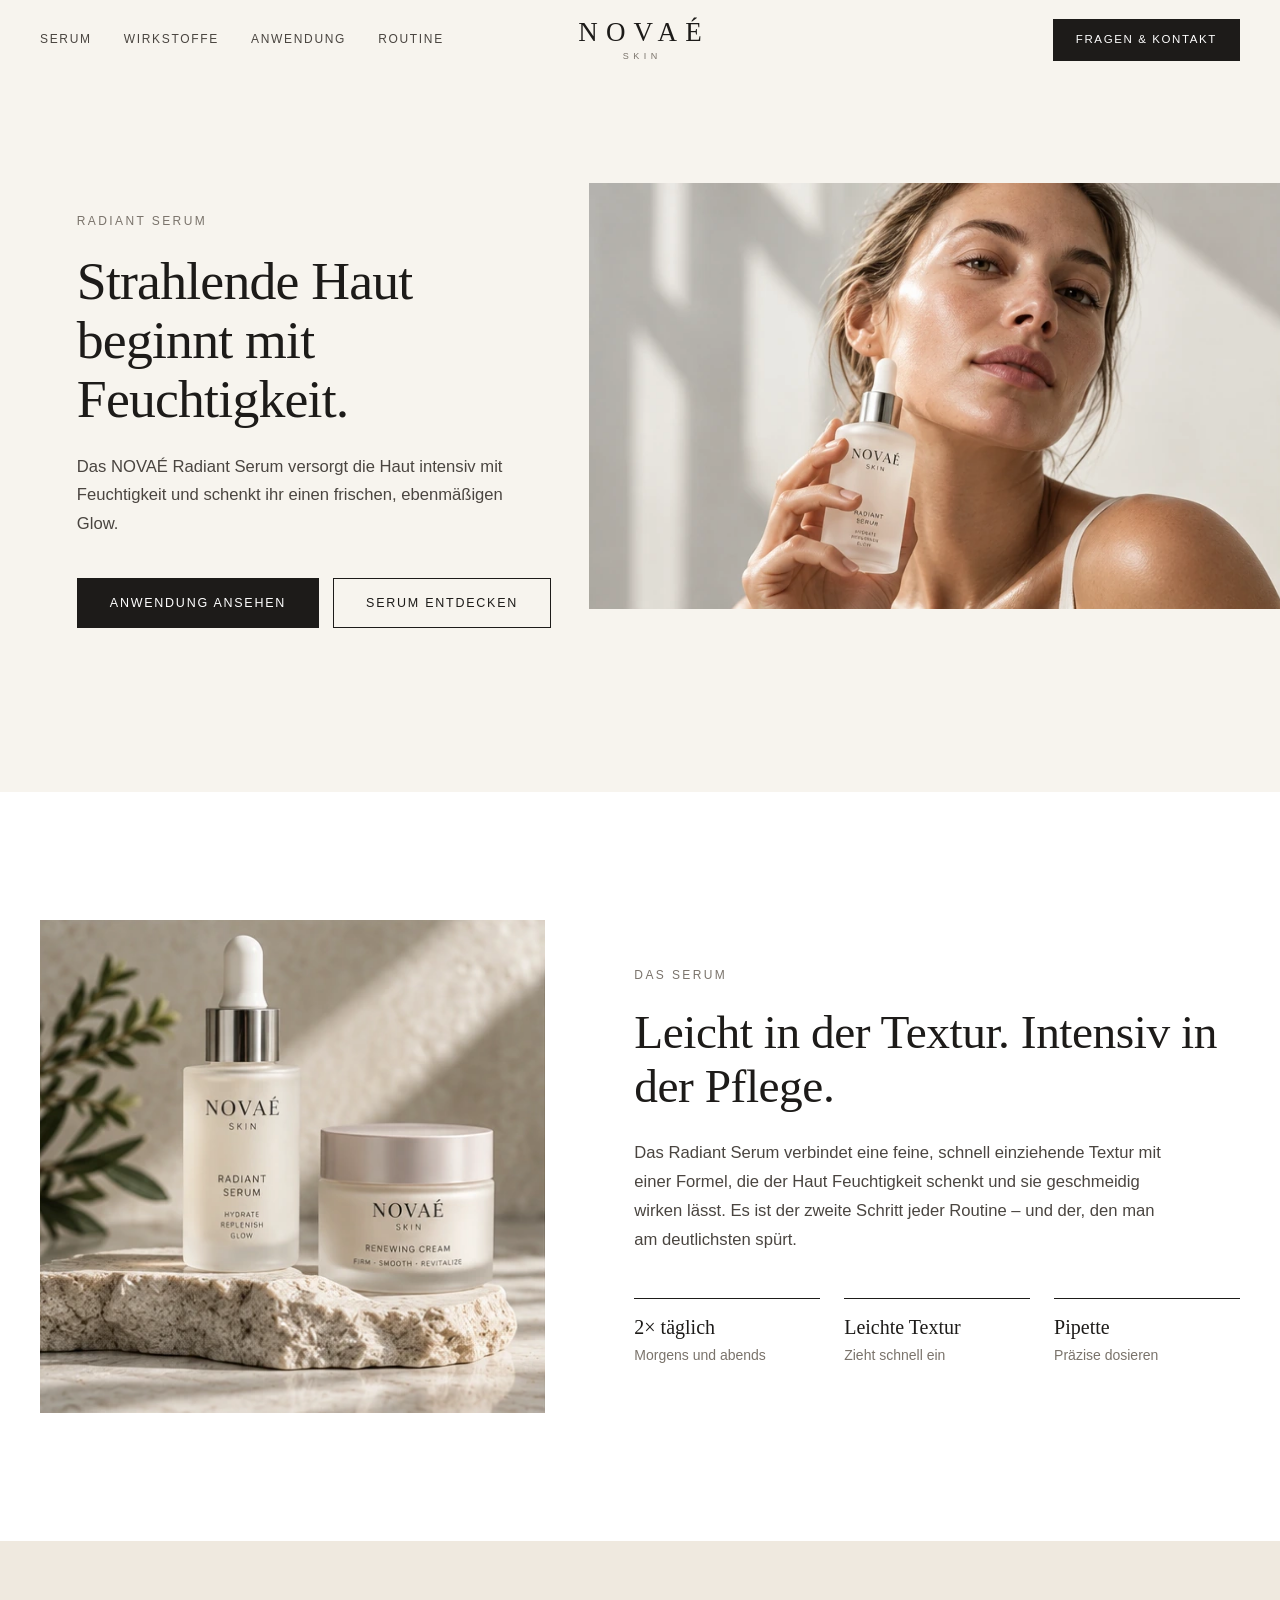
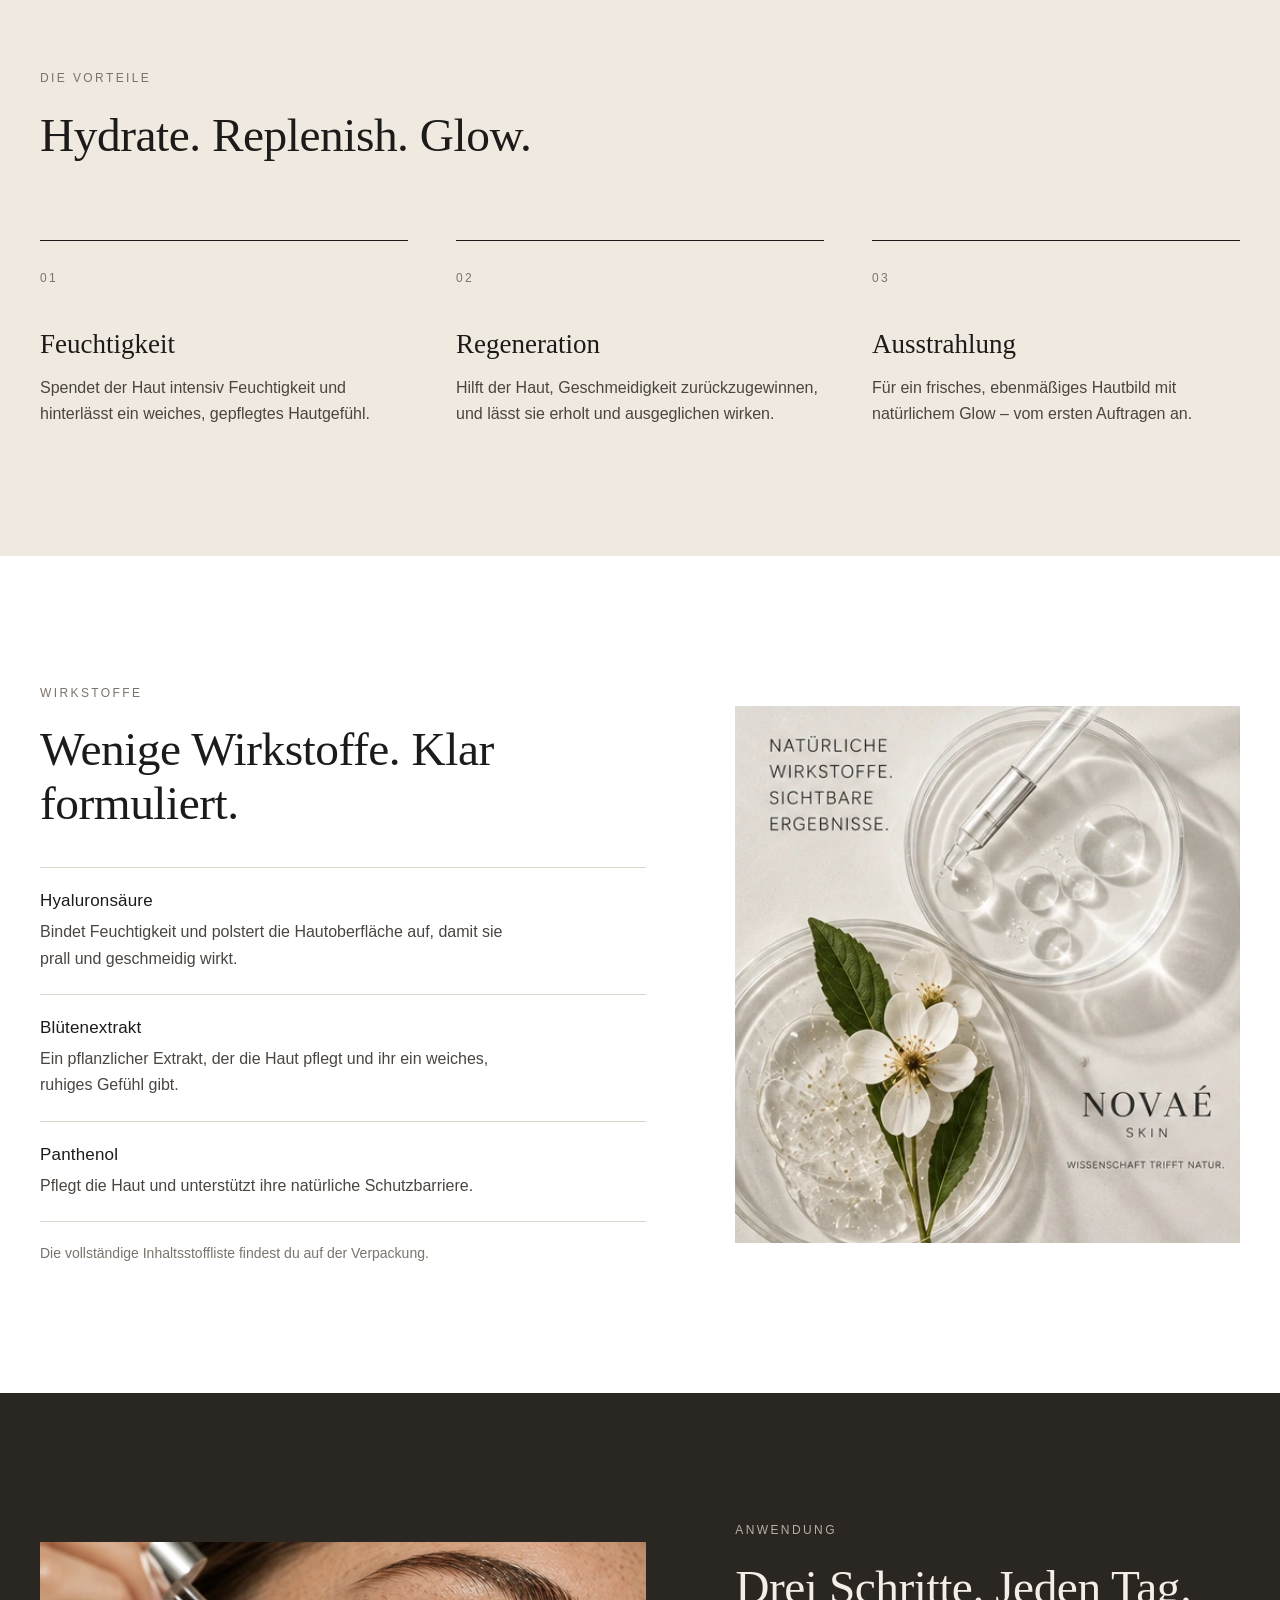
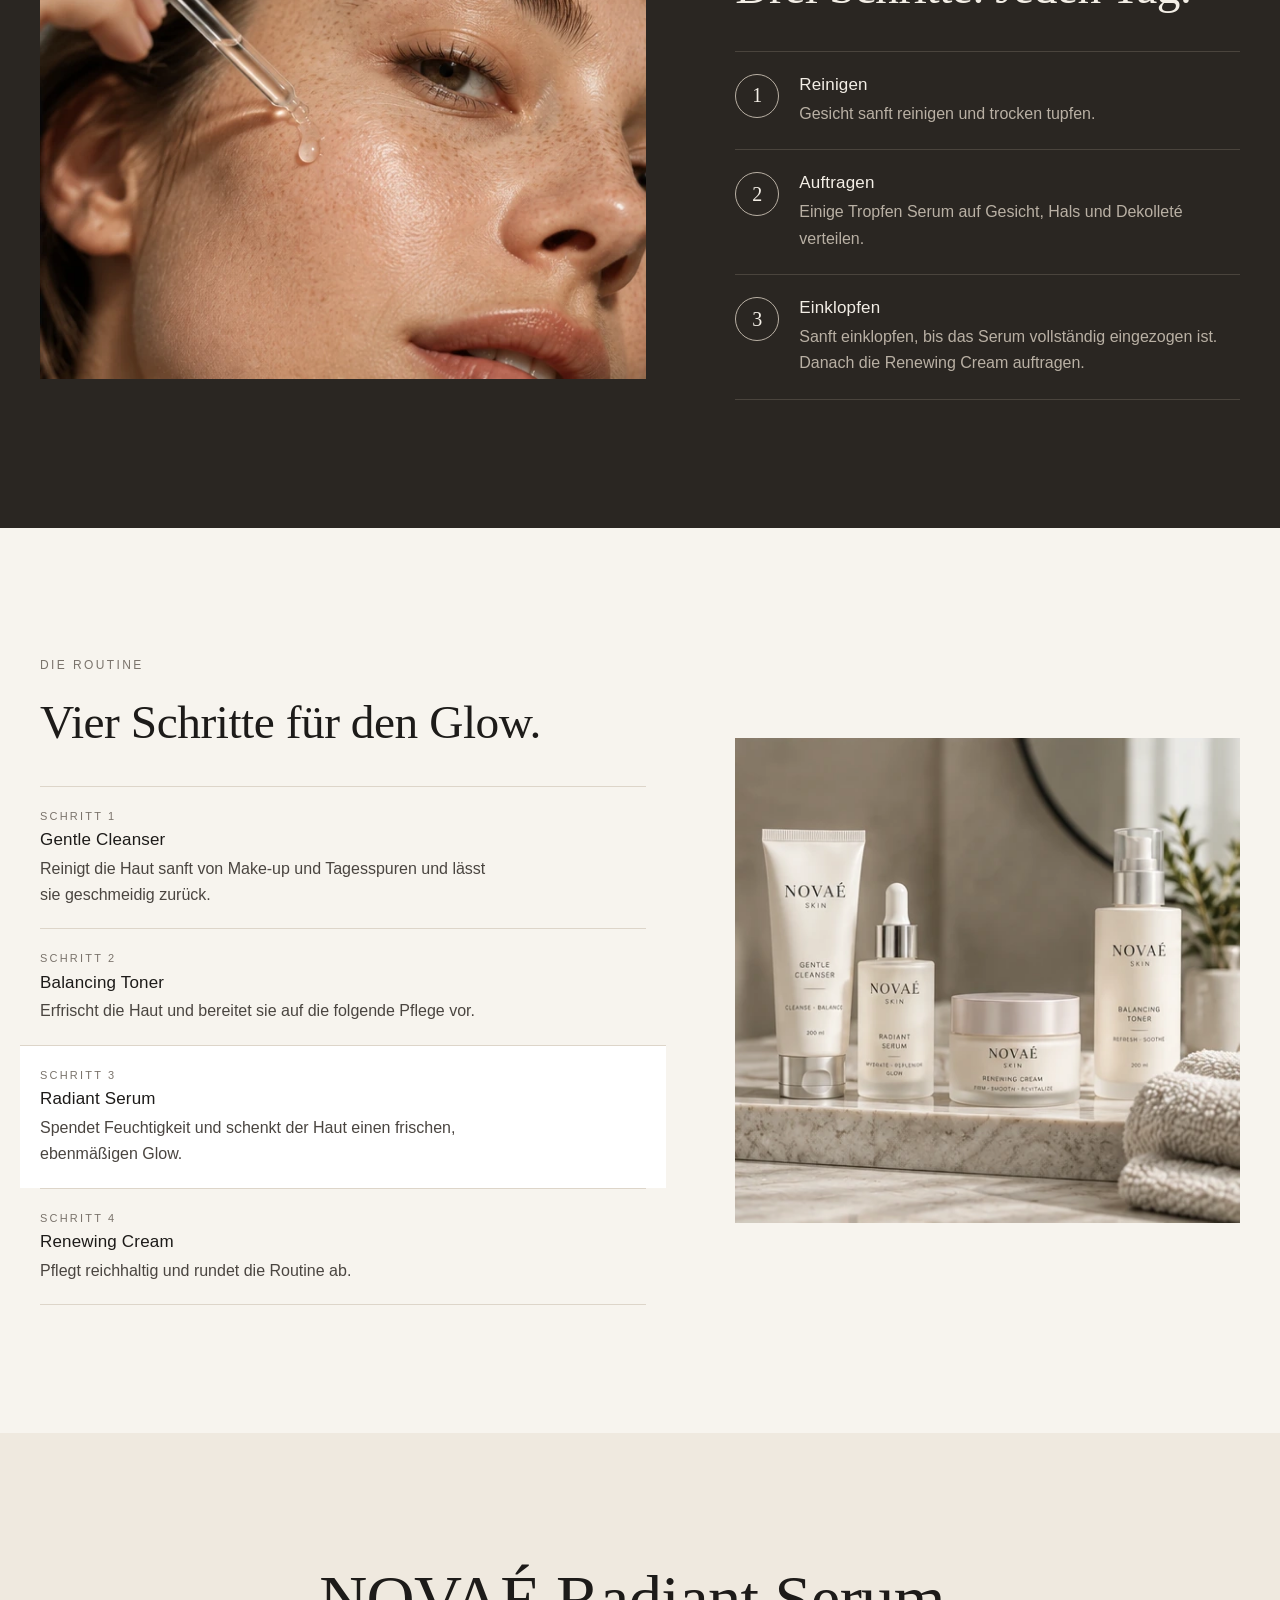
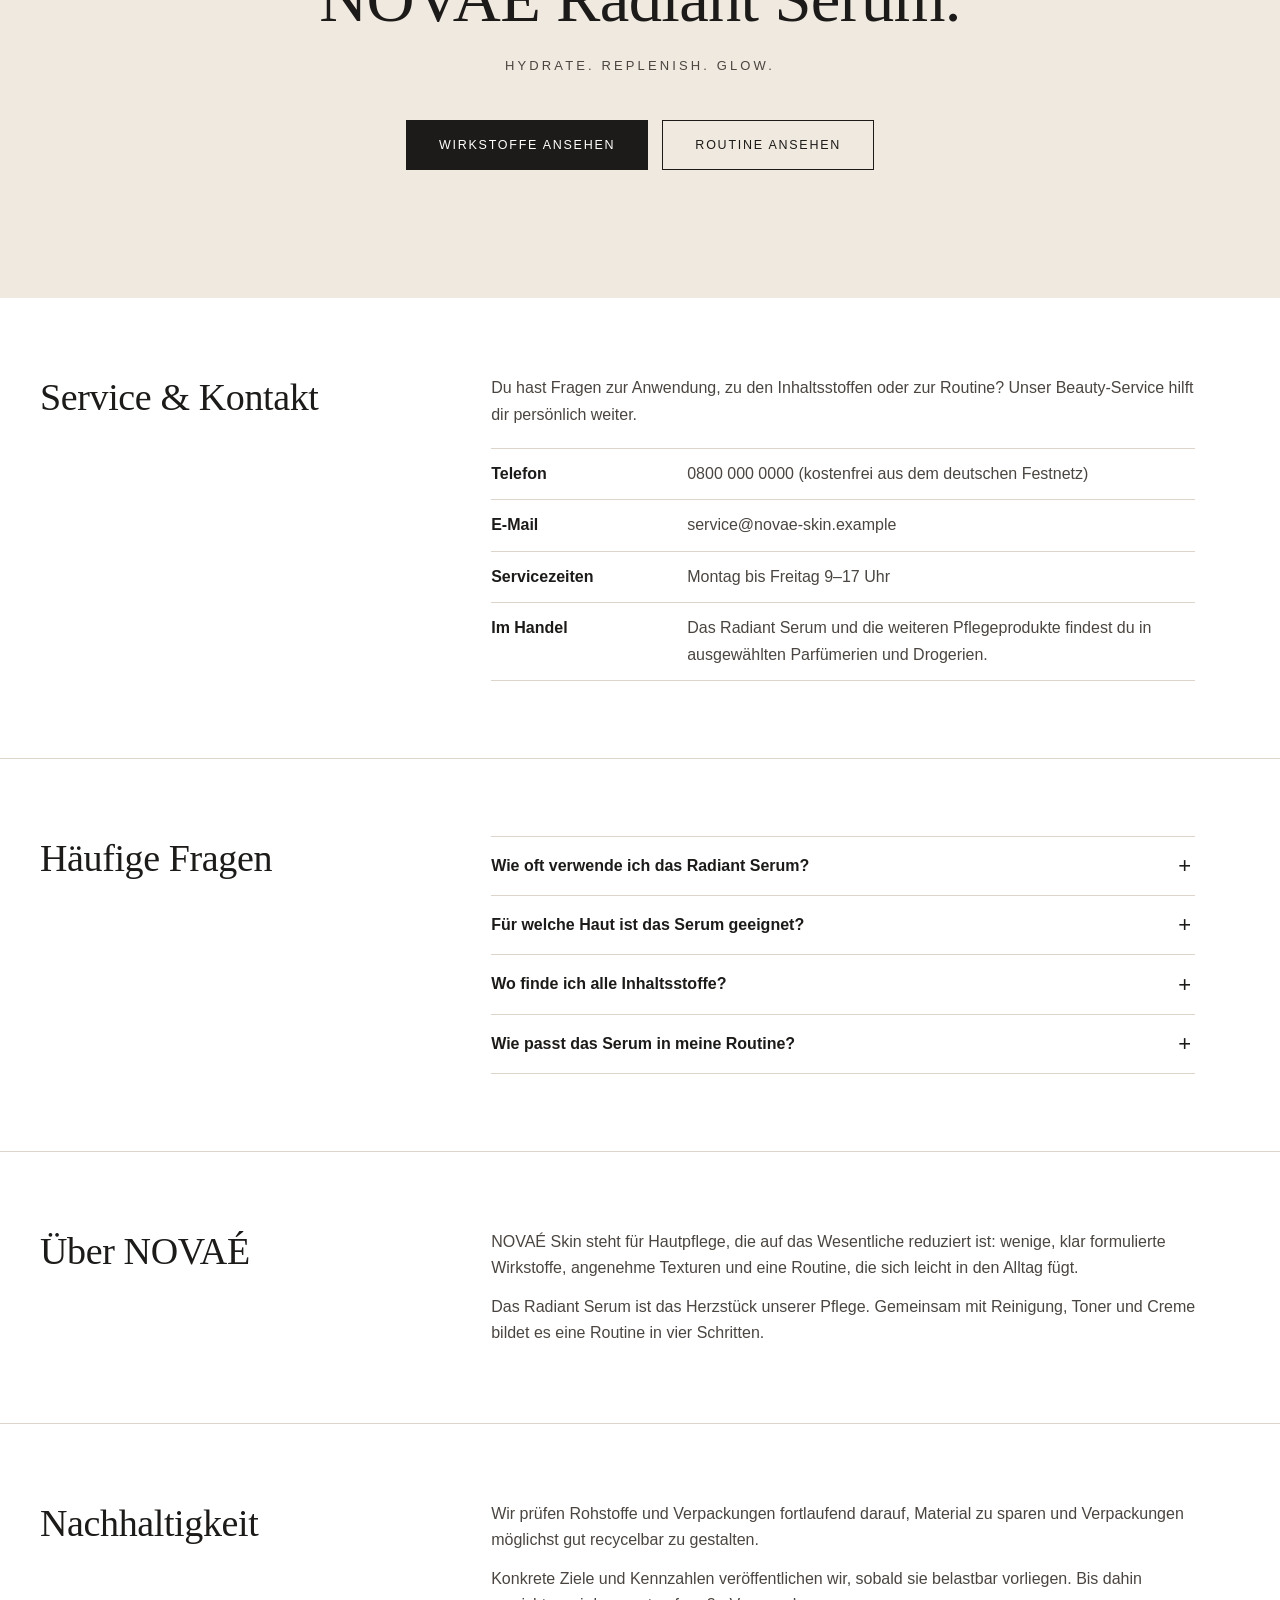
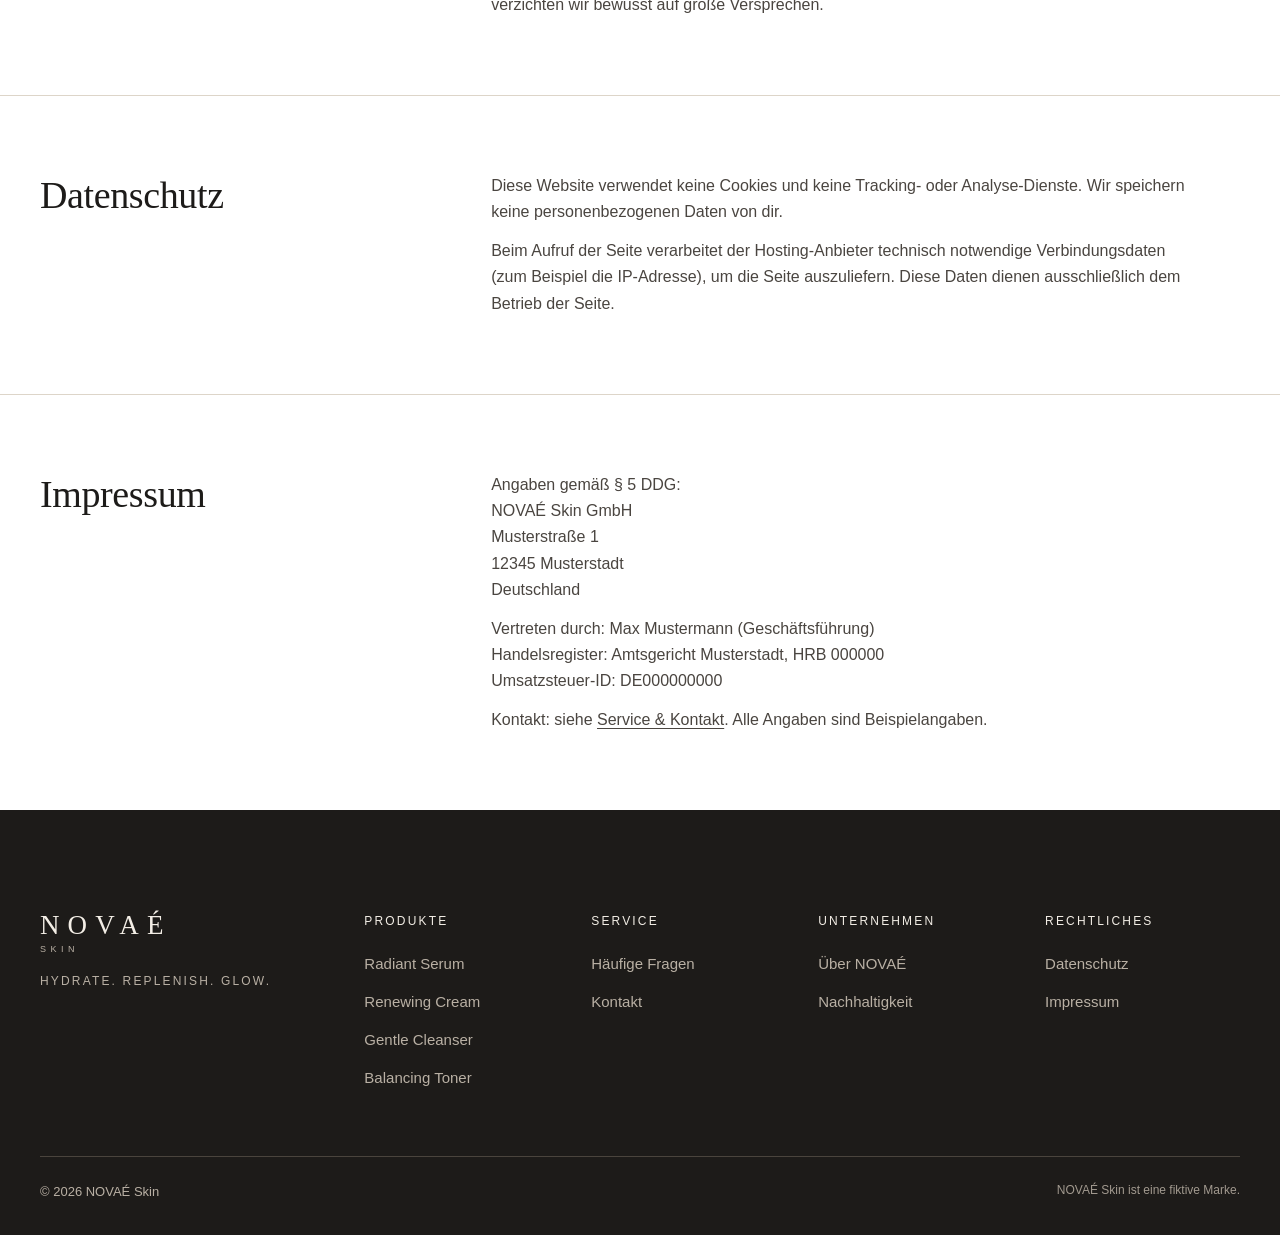
<file: novae-site/index.html>
<!DOCTYPE html>
<html lang="de">
<head>
  <meta charset="utf-8">
  <meta name="viewport" content="width=device-width, initial-scale=1">
  <title>NOVAÉ Radiant Serum – Feuchtigkeit und Glow | NOVAÉ Skin</title>
  <meta name="description" content="Das NOVAÉ Radiant Serum: eine leichte Formel mit Hyaluronsäure, die der Haut Feuchtigkeit schenkt und einen frischen, ebenmäßigen Glow.">
  <meta name="theme-color" content="#f7f4ee">
  <meta name="robots" content="noindex, nofollow">
  <link rel="icon" type="image/svg+xml" href="favicon.svg">
  <link rel="stylesheet" href="css/styles.css">

  <!-- Bedingung aus URL-Parameter und Bild-Komponente.
       Synchron geladen, damit das Label im selben Frame wie das Bild erscheint. -->
  <script src="js/condition.js"></script>
  <script src="js/experimental-image.js"></script>
</head>
<body>
  <a class="skip-link" href="#main">Zum Inhalt springen</a>

  <!-- A. HEADER -->
  <header class="site-header" id="site-header">
    <div class="site-header__inner">
      <a class="brand" href="#top" aria-label="NOVAÉ Skin – zum Seitenanfang">
        <span class="brand__name">NOVAÉ</span>
        <span class="brand__sub">Skin</span>
      </a>

      <nav class="site-nav" id="site-nav" aria-label="Hauptnavigation">
        <ul>
          <li><a href="#serum">Serum</a></li>
          <li><a href="#wirkstoffe">Wirkstoffe</a></li>
          <li><a href="#anwendung">Anwendung</a></li>
          <li><a href="#routine">Routine</a></li>
        </ul>
      </nav>

      <div class="site-header__actions">
        <a class="btn btn--small btn--primary" href="#service">Fragen &amp; Kontakt</a>
        <button type="button" class="nav-toggle" id="nav-toggle" aria-expanded="false" aria-controls="site-nav" aria-label="Menü öffnen">
          <span class="nav-toggle__bar"></span>
          <span class="nav-toggle__bar"></span>
        </button>
      </div>
    </div>
  </header>

  <main id="main">

    <!-- B. HERO -->
    <section class="hero" id="top" aria-labelledby="hero-title">
      <div class="hero__text">
        <p class="eyebrow">Radiant Serum</p>
        <h1 class="hero__title" id="hero-title">Strahlende Haut beginnt mit Feuchtigkeit.</h1>
        <p class="hero__sub">Das NOVAÉ Radiant Serum versorgt die Haut intensiv mit Feuchtigkeit und schenkt ihr einen frischen, ebenmäßigen Glow.</p>
        <div class="hero__actions">
          <a class="btn btn--primary" href="#anwendung">Anwendung ansehen</a>
          <a class="btn btn--outline" href="#serum">Serum entdecken</a>
        </div>
      </div>

      <experimental-image class="xi xi--hero">
        <img src="images/novae/hero.webp" width="824" height="507"
             alt="Eine Frau hält das NOVAÉ Radiant Serum in der Hand und blickt in die Kamera"
             fetchpriority="high" decoding="async">
      </experimental-image>
    </section>

    <!-- C. PRODUKT / INTRO -->
    <section class="section section--white" id="serum" aria-labelledby="serum-title">
      <div class="container media-split">
        <experimental-image class="xi xi--product">
          <img src="images/novae/product.webp" width="518" height="506"
               alt="NOVAÉ Radiant Serum und Renewing Cream auf einem Steinsockel neben einem Olivenzweig"
               loading="lazy" decoding="async">
        </experimental-image>

        <div class="media-split__text reveal">
          <p class="eyebrow">Das Serum</p>
          <h2 class="h2" id="serum-title">Leicht in der Textur. Intensiv in der Pflege.</h2>
          <p class="lead">Das Radiant Serum verbindet eine feine, schnell einziehende Textur mit einer Formel, die der Haut Feuchtigkeit schenkt und sie geschmeidig wirken lässt. Es ist der zweite Schritt jeder Routine – und der, den man am deutlichsten spürt.</p>

          <ul class="facts">
            <li>
              <span class="facts__value">2× täglich</span>
              <span class="facts__label">Morgens und abends</span>
            </li>
            <li>
              <span class="facts__value">Leichte Textur</span>
              <span class="facts__label">Zieht schnell ein</span>
            </li>
            <li>
              <span class="facts__value">Pipette</span>
              <span class="facts__label">Präzise dosieren</span>
            </li>
          </ul>
        </div>
      </div>
    </section>

    <!-- D. VORTEILE (rein textbasiert) -->
    <section class="section section--ivory" id="vorteile" aria-labelledby="benefits-title">
      <div class="container">
        <div class="section-head reveal">
          <p class="eyebrow">Die Vorteile</p>
          <h2 class="h2" id="benefits-title">Hydrate. Replenish. Glow.</h2>
        </div>

        <ol class="benefits">
          <li class="benefit reveal">
            <span class="benefit__num" aria-hidden="true">01</span>
            <h3 class="h3">Feuchtigkeit</h3>
            <p>Spendet der Haut intensiv Feuchtigkeit und hinterlässt ein weiches, gepflegtes Hautgefühl.</p>
          </li>
          <li class="benefit reveal">
            <span class="benefit__num" aria-hidden="true">02</span>
            <h3 class="h3">Regeneration</h3>
            <p>Hilft der Haut, Geschmeidigkeit zurückzugewinnen, und lässt sie erholt und ausgeglichen wirken.</p>
          </li>
          <li class="benefit reveal">
            <span class="benefit__num" aria-hidden="true">03</span>
            <h3 class="h3">Ausstrahlung</h3>
            <p>Für ein frisches, ebenmäßiges Hautbild mit natürlichem Glow – vom ersten Auftragen an.</p>
          </li>
        </ol>
      </div>
    </section>

    <!-- E. WIRKSTOFFE -->
    <section class="section section--white" id="wirkstoffe" aria-labelledby="ingredients-title">
      <div class="container media-split media-split--reverse">
        <div class="media-split__text reveal">
          <p class="eyebrow">Wirkstoffe</p>
          <h2 class="h2" id="ingredients-title">Wenige Wirkstoffe. Klar formuliert.</h2>

          <ul class="ingredients">
            <li>
              <h3 class="h4">Hyaluronsäure</h3>
              <p>Bindet Feuchtigkeit und polstert die Hautoberfläche auf, damit sie prall und geschmeidig wirkt.</p>
            </li>
            <li>
              <h3 class="h4">Blütenextrakt</h3>
              <p>Ein pflanzlicher Extrakt, der die Haut pflegt und ihr ein weiches, ruhiges Gefühl gibt.</p>
            </li>
            <li>
              <h3 class="h4">Panthenol</h3>
              <p>Pflegt die Haut und unterstützt ihre natürliche Schutzbarriere.</p>
            </li>
          </ul>
          <p class="note">Die vollständige Inhaltsstoffliste findest du auf der Verpackung.</p>
        </div>

        <experimental-image class="xi xi--ingredient">
          <img src="images/novae/ingredient.webp" width="475" height="506"
               alt="Glasschalen mit klarem Serum, einer weißen Blüte und einer Pipette"
               loading="lazy" decoding="async">
        </experimental-image>
      </div>
    </section>

    <!-- F. ANWENDUNG (dunkel) -->
    <section class="section section--deep" id="anwendung" aria-labelledby="application-title">
      <div class="container media-split media-split--wide">
        <experimental-image class="xi xi--application">
          <img src="images/novae/application.webp" width="704" height="507"
               alt="Nahaufnahme: Ein Tropfen Serum fällt aus einer Pipette auf die Haut im Gesicht"
               loading="lazy" decoding="async">
        </experimental-image>

        <div class="media-split__text reveal">
          <p class="eyebrow">Anwendung</p>
          <h2 class="h2" id="application-title">Drei Schritte. Jeden Tag.</h2>

          <ol class="steps">
            <li>
              <span class="steps__num" aria-hidden="true">1</span>
              <div>
                <h3 class="h4">Reinigen</h3>
                <p>Gesicht sanft reinigen und trocken tupfen.</p>
              </div>
            </li>
            <li>
              <span class="steps__num" aria-hidden="true">2</span>
              <div>
                <h3 class="h4">Auftragen</h3>
                <p>Einige Tropfen Serum auf Gesicht, Hals und Dekolleté verteilen.</p>
              </div>
            </li>
            <li>
              <span class="steps__num" aria-hidden="true">3</span>
              <div>
                <h3 class="h4">Einklopfen</h3>
                <p>Sanft einklopfen, bis das Serum vollständig eingezogen ist. Danach die Renewing Cream auftragen.</p>
              </div>
            </li>
          </ol>
        </div>
      </div>
    </section>

    <!-- G. ROUTINE -->
    <section class="section section--paper" id="routine" aria-labelledby="routine-title">
      <div class="container media-split media-split--reverse">
        <div class="media-split__text reveal">
          <p class="eyebrow">Die Routine</p>
          <h2 class="h2" id="routine-title">Vier Schritte für den Glow.</h2>

          <ol class="routine">
            <li>
              <span class="routine__step">Schritt 1</span>
              <h3 class="h4">Gentle Cleanser</h3>
              <p>Reinigt die Haut sanft von Make-up und Tagesspuren und lässt sie geschmeidig zurück.</p>
            </li>
            <li>
              <span class="routine__step">Schritt 2</span>
              <h3 class="h4">Balancing Toner</h3>
              <p>Erfrischt die Haut und bereitet sie auf die folgende Pflege vor.</p>
            </li>
            <li class="is-current">
              <span class="routine__step">Schritt 3</span>
              <h3 class="h4">Radiant Serum</h3>
              <p>Spendet Feuchtigkeit und schenkt der Haut einen frischen, ebenmäßigen Glow.</p>
            </li>
            <li>
              <span class="routine__step">Schritt 4</span>
              <h3 class="h4">Renewing Cream</h3>
              <p>Pflegt reichhaltig und rundet die Routine ab.</p>
            </li>
          </ol>
        </div>

        <experimental-image class="xi xi--routine">
          <img src="images/novae/routine.webp" width="527" height="506"
               alt="Die NOVAÉ Pflegeroutine: Gentle Cleanser, Radiant Serum, Renewing Cream und Balancing Toner auf einer Marmorablage"
               loading="lazy" decoding="async">
        </experimental-image>
      </div>
    </section>

    <!-- H. FINAL CTA -->
    <section class="section section--ivory cta" id="kaufen" aria-labelledby="cta-title">
      <div class="container cta__inner reveal">
        <h2 class="h2 cta__title" id="cta-title">NOVAÉ Radiant Serum.</h2>
        <p class="cta__sub">Hydrate. Replenish. Glow.</p>
        <div class="cta__actions">
          <a class="btn btn--primary" href="#wirkstoffe">Wirkstoffe ansehen</a>
          <a class="btn btn--outline" href="#routine">Routine ansehen</a>
        </div>
      </div>
    </section>
    <!-- INFO-BEREICH (Service, Fragen, Unternehmen, Rechtliches) -->
    <div class="info-area">
    <section class="info-block" id="service" aria-labelledby="service-title">
      <div class="container info-block__grid">
        <h2 class="info-block__title" id="service-title">Service &amp; Kontakt</h2>
        <div class="info-block__body">
          <p>Du hast Fragen zur Anwendung, zu den Inhaltsstoffen oder zur Routine? Unser Beauty-Service hilft dir persönlich weiter.</p>
          <dl class="info-list">
            <div><dt>Telefon</dt><dd>0800 000 0000 (kostenfrei aus dem deutschen Festnetz)</dd></div>
            <div><dt>E-Mail</dt><dd>service@novae-skin.example</dd></div>
            <div><dt>Servicezeiten</dt><dd>Montag bis Freitag 9–17 Uhr</dd></div>
            <div><dt>Im Handel</dt><dd>Das Radiant Serum und die weiteren Pflegeprodukte findest du in ausgewählten Parfümerien und Drogerien.</dd></div>
          </dl>
        </div>
      </div>
    </section>

    <section class="info-block" id="faq" aria-labelledby="faq-title">
      <div class="container info-block__grid">
        <h2 class="info-block__title" id="faq-title">Häufige Fragen</h2>
        <div class="info-block__body">
          <div class="faq">
            <details>
              <summary>Wie oft verwende ich das Radiant Serum?</summary>
              <p>Morgens und abends nach der Reinigung. Einige Tropfen auf Gesicht, Hals und Dekolleté verteilen und sanft einklopfen, danach die Renewing Cream auftragen.</p>
            </details>
            <details>
              <summary>Für welche Haut ist das Serum geeignet?</summary>
              <p>Das Serum ist für die tägliche Pflege gedacht. Bei sehr empfindlicher Haut empfehlen wir, es zuerst an einer kleinen Stelle zu testen.</p>
            </details>
            <details>
              <summary>Wo finde ich alle Inhaltsstoffe?</summary>
              <p>Die vollständige Inhaltsstoffliste (INCI) steht auf der Verpackung. Die wichtigsten Wirkstoffe stellen wir im Abschnitt Wirkstoffe vor.</p>
            </details>
            <details>
              <summary>Wie passt das Serum in meine Routine?</summary>
              <p>Es ist der dritte Schritt: erst Gentle Cleanser, dann Balancing Toner, danach das Radiant Serum und zum Abschluss die Renewing Cream.</p>
            </details>
          </div>
        </div>
      </div>
    </section>

    <section class="info-block" id="ueber-uns" aria-labelledby="ueber-uns-title">
      <div class="container info-block__grid">
        <h2 class="info-block__title" id="ueber-uns-title">Über NOVAÉ</h2>
        <div class="info-block__body">
          <p>NOVAÉ Skin steht für Hautpflege, die auf das Wesentliche reduziert ist: wenige, klar formulierte Wirkstoffe, angenehme Texturen und eine Routine, die sich leicht in den Alltag fügt.</p>
          <p>Das Radiant Serum ist das Herzstück unserer Pflege. Gemeinsam mit Reinigung, Toner und Creme bildet es eine Routine in vier Schritten.</p>
        </div>
      </div>
    </section>

    <section class="info-block" id="nachhaltigkeit" aria-labelledby="nachhaltigkeit-title">
      <div class="container info-block__grid">
        <h2 class="info-block__title" id="nachhaltigkeit-title">Nachhaltigkeit</h2>
        <div class="info-block__body">
          <p>Wir prüfen Rohstoffe und Verpackungen fortlaufend darauf, Material zu sparen und Verpackungen möglichst gut recycelbar zu gestalten.</p>
          <p>Konkrete Ziele und Kennzahlen veröffentlichen wir, sobald sie belastbar vorliegen. Bis dahin verzichten wir bewusst auf große Versprechen.</p>
        </div>
      </div>
    </section>

    <section class="info-block" id="datenschutz" aria-labelledby="datenschutz-title">
      <div class="container info-block__grid">
        <h2 class="info-block__title" id="datenschutz-title">Datenschutz</h2>
        <div class="info-block__body">
          <p>Diese Website verwendet keine Cookies und keine Tracking- oder Analyse-Dienste. Wir speichern keine personenbezogenen Daten von dir.</p>
          <p>Beim Aufruf der Seite verarbeitet der Hosting-Anbieter technisch notwendige Verbindungsdaten (zum Beispiel die IP-Adresse), um die Seite auszuliefern. Diese Daten dienen ausschließlich dem Betrieb der Seite.</p>
        </div>
      </div>
    </section>

    <section class="info-block" id="impressum" aria-labelledby="impressum-title">
      <div class="container info-block__grid">
        <h2 class="info-block__title" id="impressum-title">Impressum</h2>
        <div class="info-block__body">
          <p>Angaben gemäß § 5 DDG:<br>NOVAÉ Skin GmbH<br>Musterstraße 1<br>12345 Musterstadt<br>Deutschland</p>
          <p>Vertreten durch: Max Mustermann (Geschäftsführung)<br>Handelsregister: Amtsgericht Musterstadt, HRB 000000<br>Umsatzsteuer-ID: DE000000000</p>
          <p>Kontakt: siehe <a href="#service">Service &amp; Kontakt</a>. Alle Angaben sind Beispielangaben.</p>
        </div>
      </div>
    </section>
    </div>
  </main>

  <!-- I. FOOTER -->
  <footer class="site-footer">
    <div class="container">
      <div class="footer__grid">
        <div class="footer__brand">
          <a class="brand brand--footer" href="#top" aria-label="NOVAÉ Skin – zum Seitenanfang">
            <span class="brand__name">NOVAÉ</span>
            <span class="brand__sub">Skin</span>
          </a>
          <p class="footer__claim">Hydrate. Replenish. Glow.</p>
        </div>

        <nav class="footer__col" aria-labelledby="f-shop">
          <h2 class="footer__title" id="f-shop">Produkte</h2>
          <ul>
            <li><a href="#serum">Radiant Serum</a></li>
            <li><a href="#routine">Renewing Cream</a></li>
            <li><a href="#routine">Gentle Cleanser</a></li>
            <li><a href="#routine">Balancing Toner</a></li>
          </ul>
        </nav>

        <nav class="footer__col" aria-labelledby="f-service">
          <h2 class="footer__title" id="f-service">Service</h2>
          <ul>
            <li><a href="#faq">Häufige Fragen</a></li>
            <li><a href="#service">Kontakt</a></li>
          </ul>
        </nav>

        <nav class="footer__col" aria-labelledby="f-unternehmen">
          <h2 class="footer__title" id="f-unternehmen">Unternehmen</h2>
          <ul>
            <li><a href="#ueber-uns">Über NOVAÉ</a></li>
            <li><a href="#nachhaltigkeit">Nachhaltigkeit</a></li>
          </ul>
        </nav>

        <nav class="footer__col" aria-labelledby="f-recht">
          <h2 class="footer__title" id="f-recht">Rechtliches</h2>
          <ul>
            <li><a href="#datenschutz">Datenschutz</a></li>
            <li><a href="#impressum">Impressum</a></li>
          </ul>
        </nav>
      </div>

      <div class="footer__bottom">
        <p>© 2026 NOVAÉ Skin</p>
        <p class="footer__note">NOVAÉ Skin ist eine fiktive Marke.</p>
      </div>
    </div>
  </footer>


  <script src="js/main.js" defer></script>
</body>
</html>
</file>
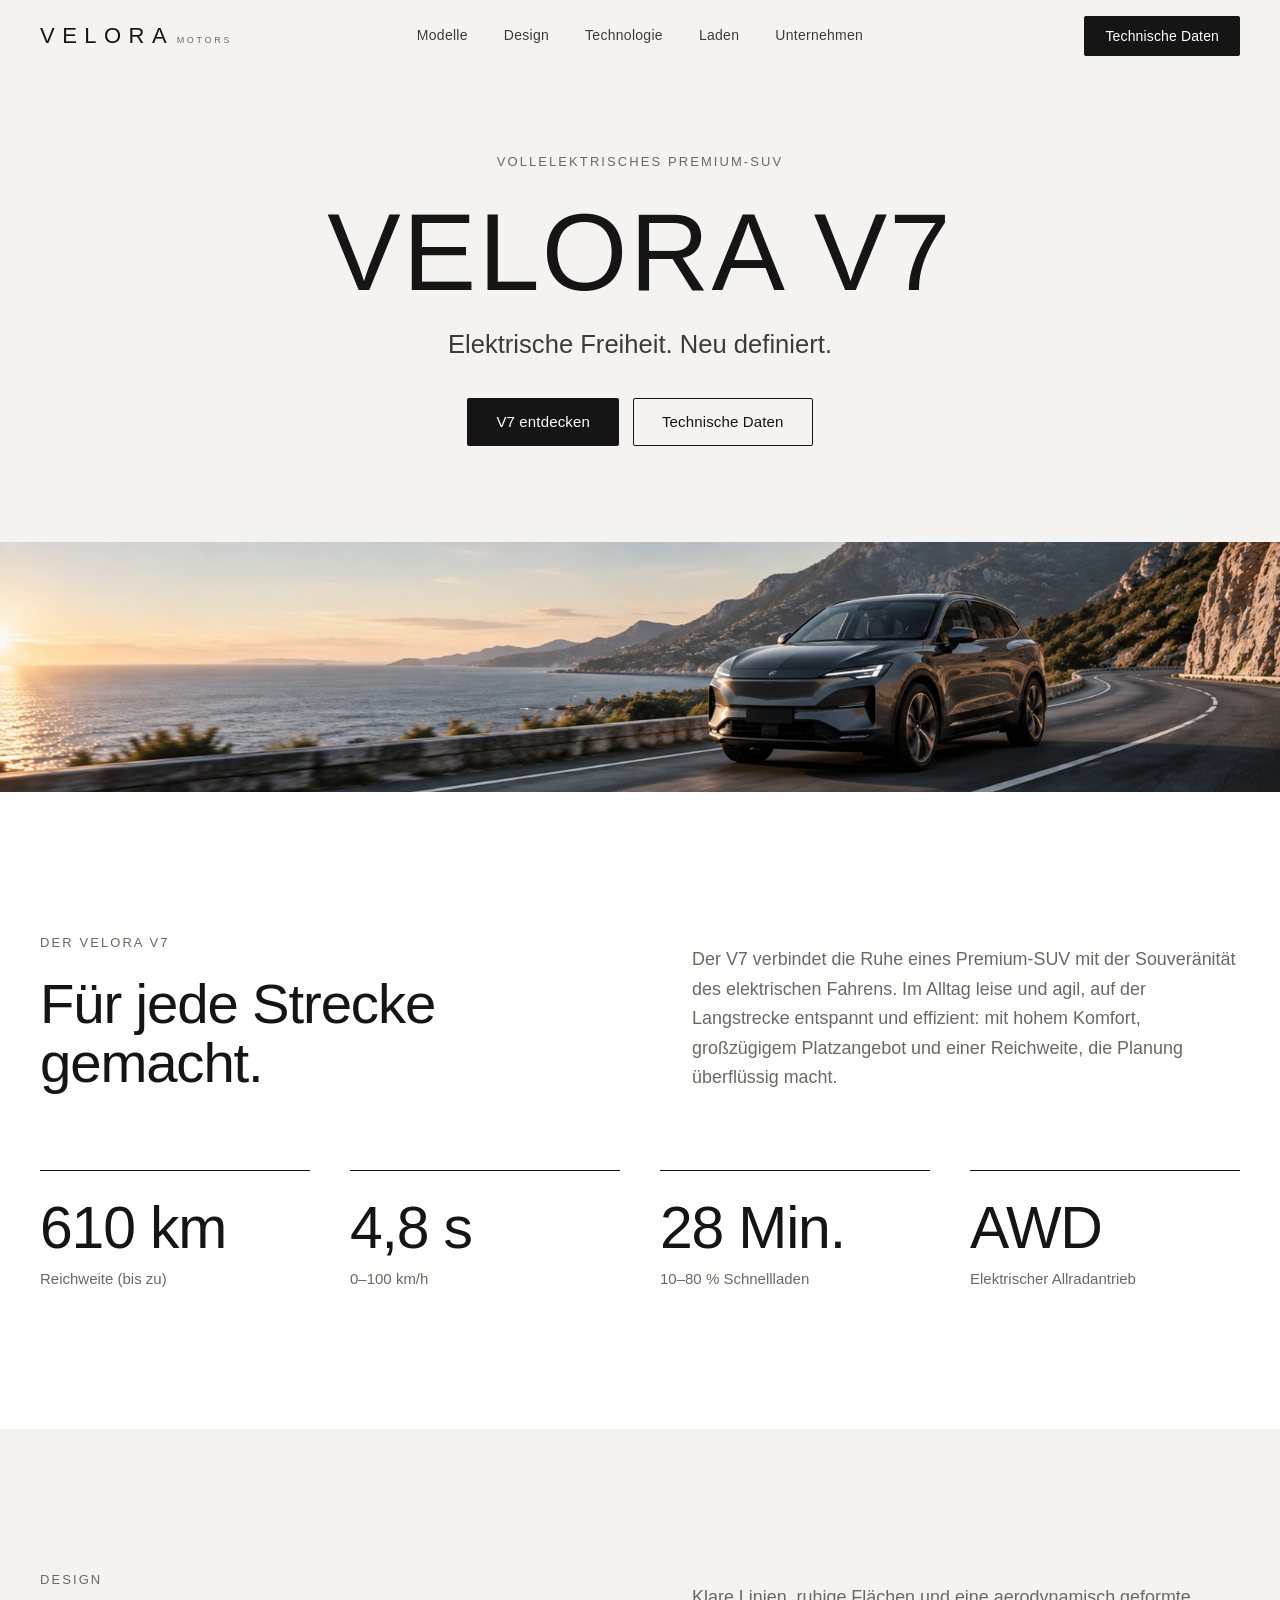
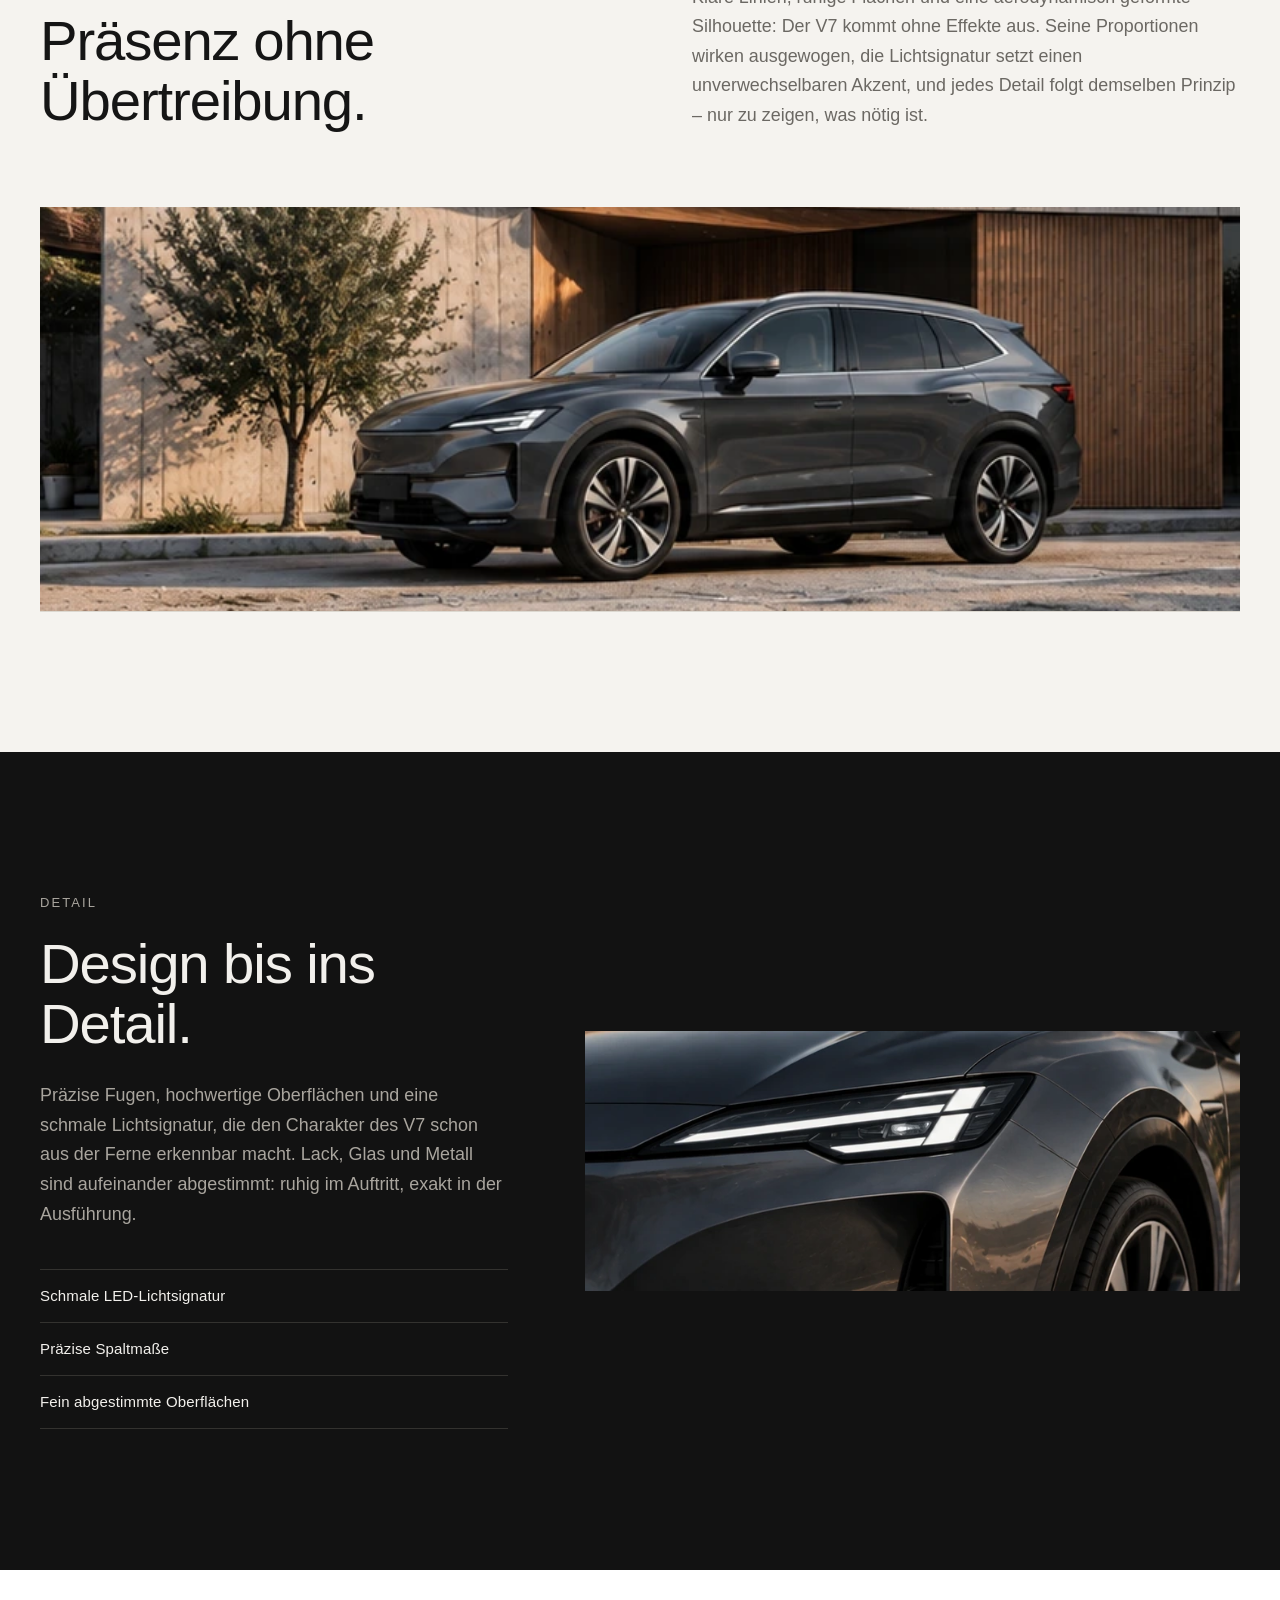
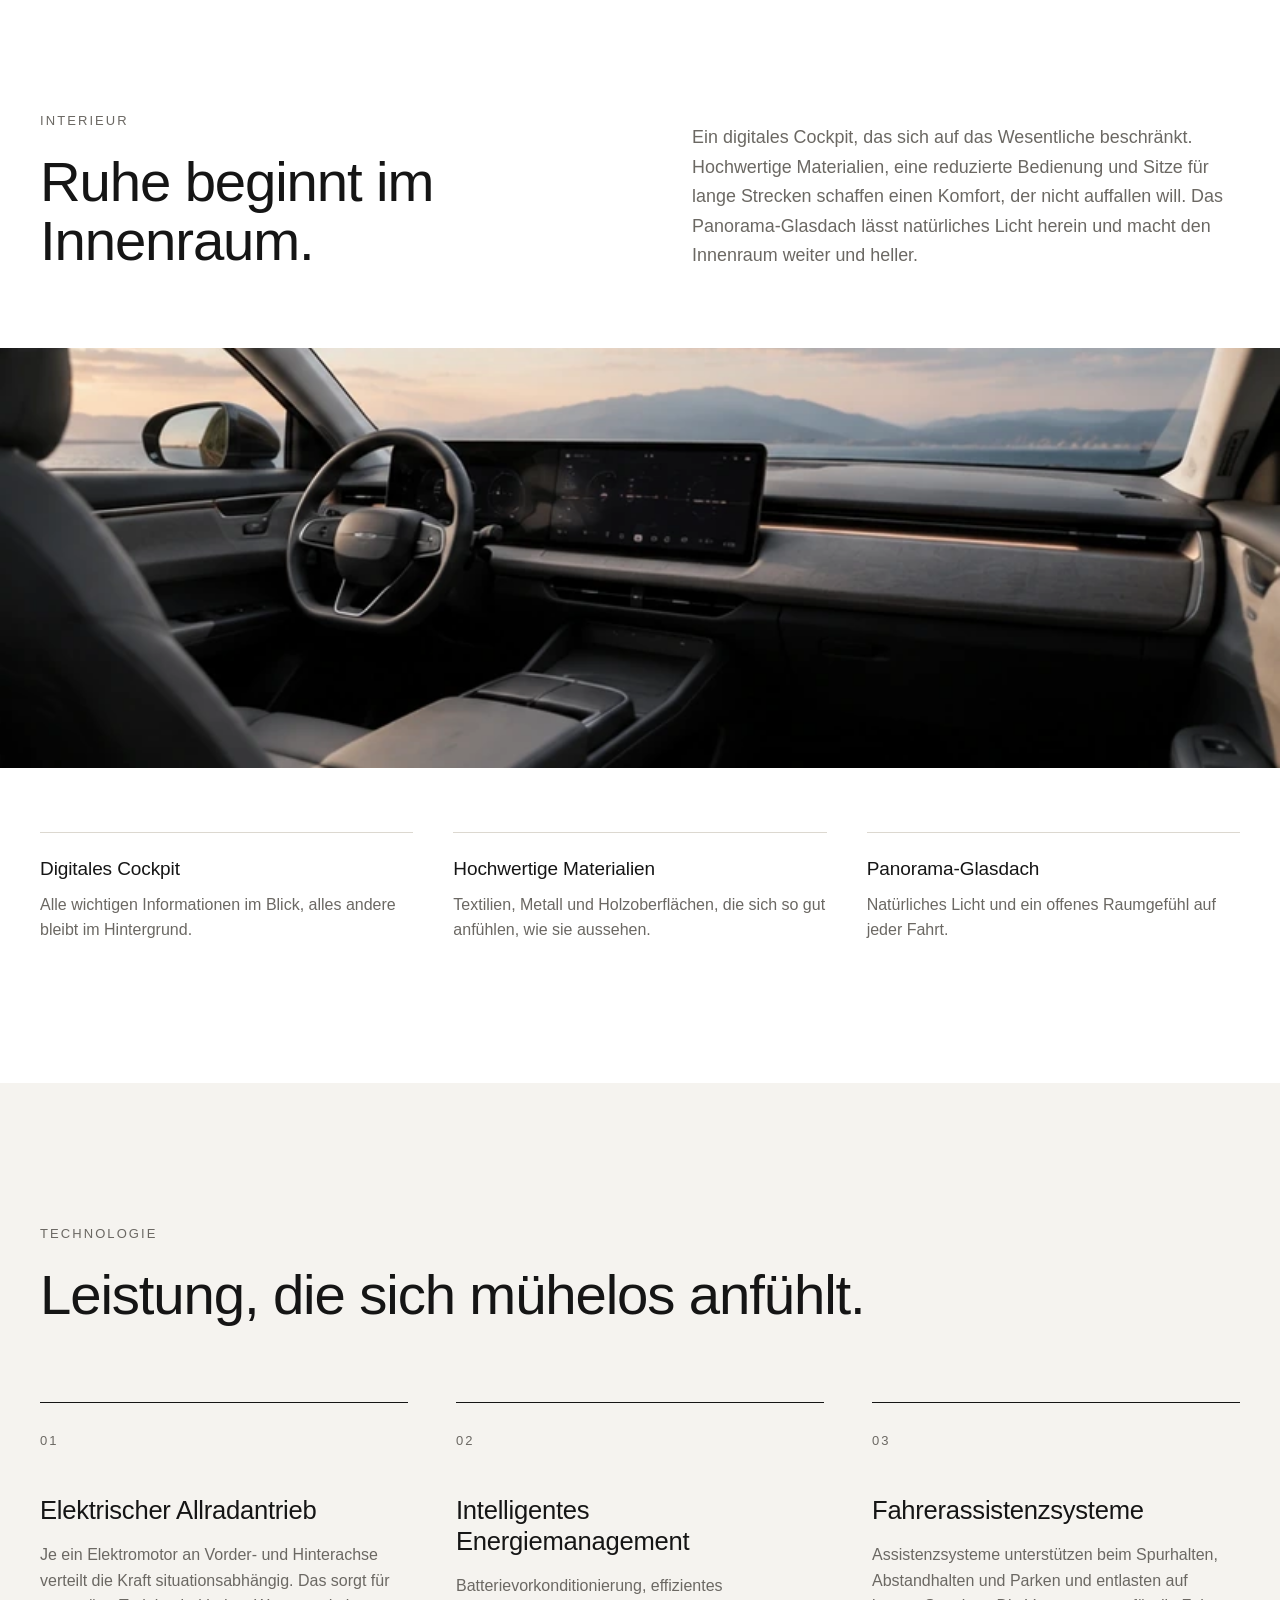
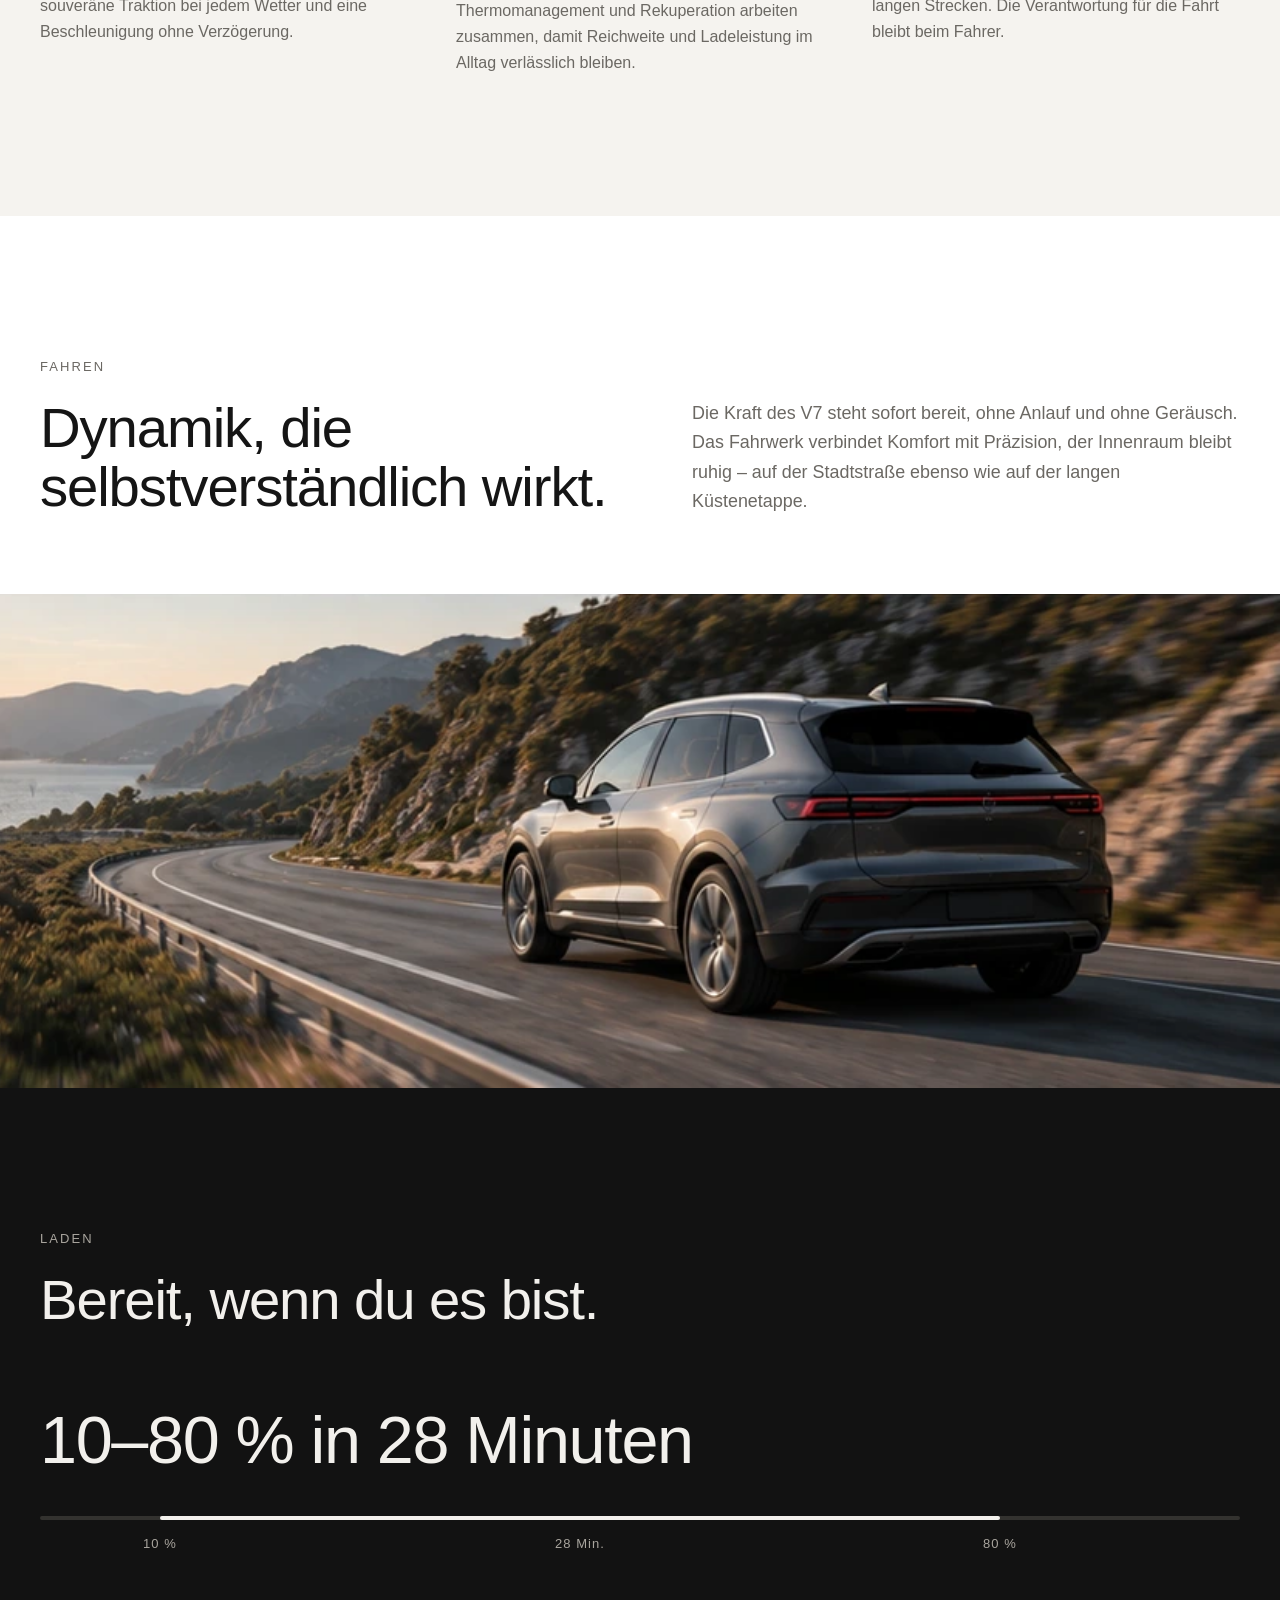
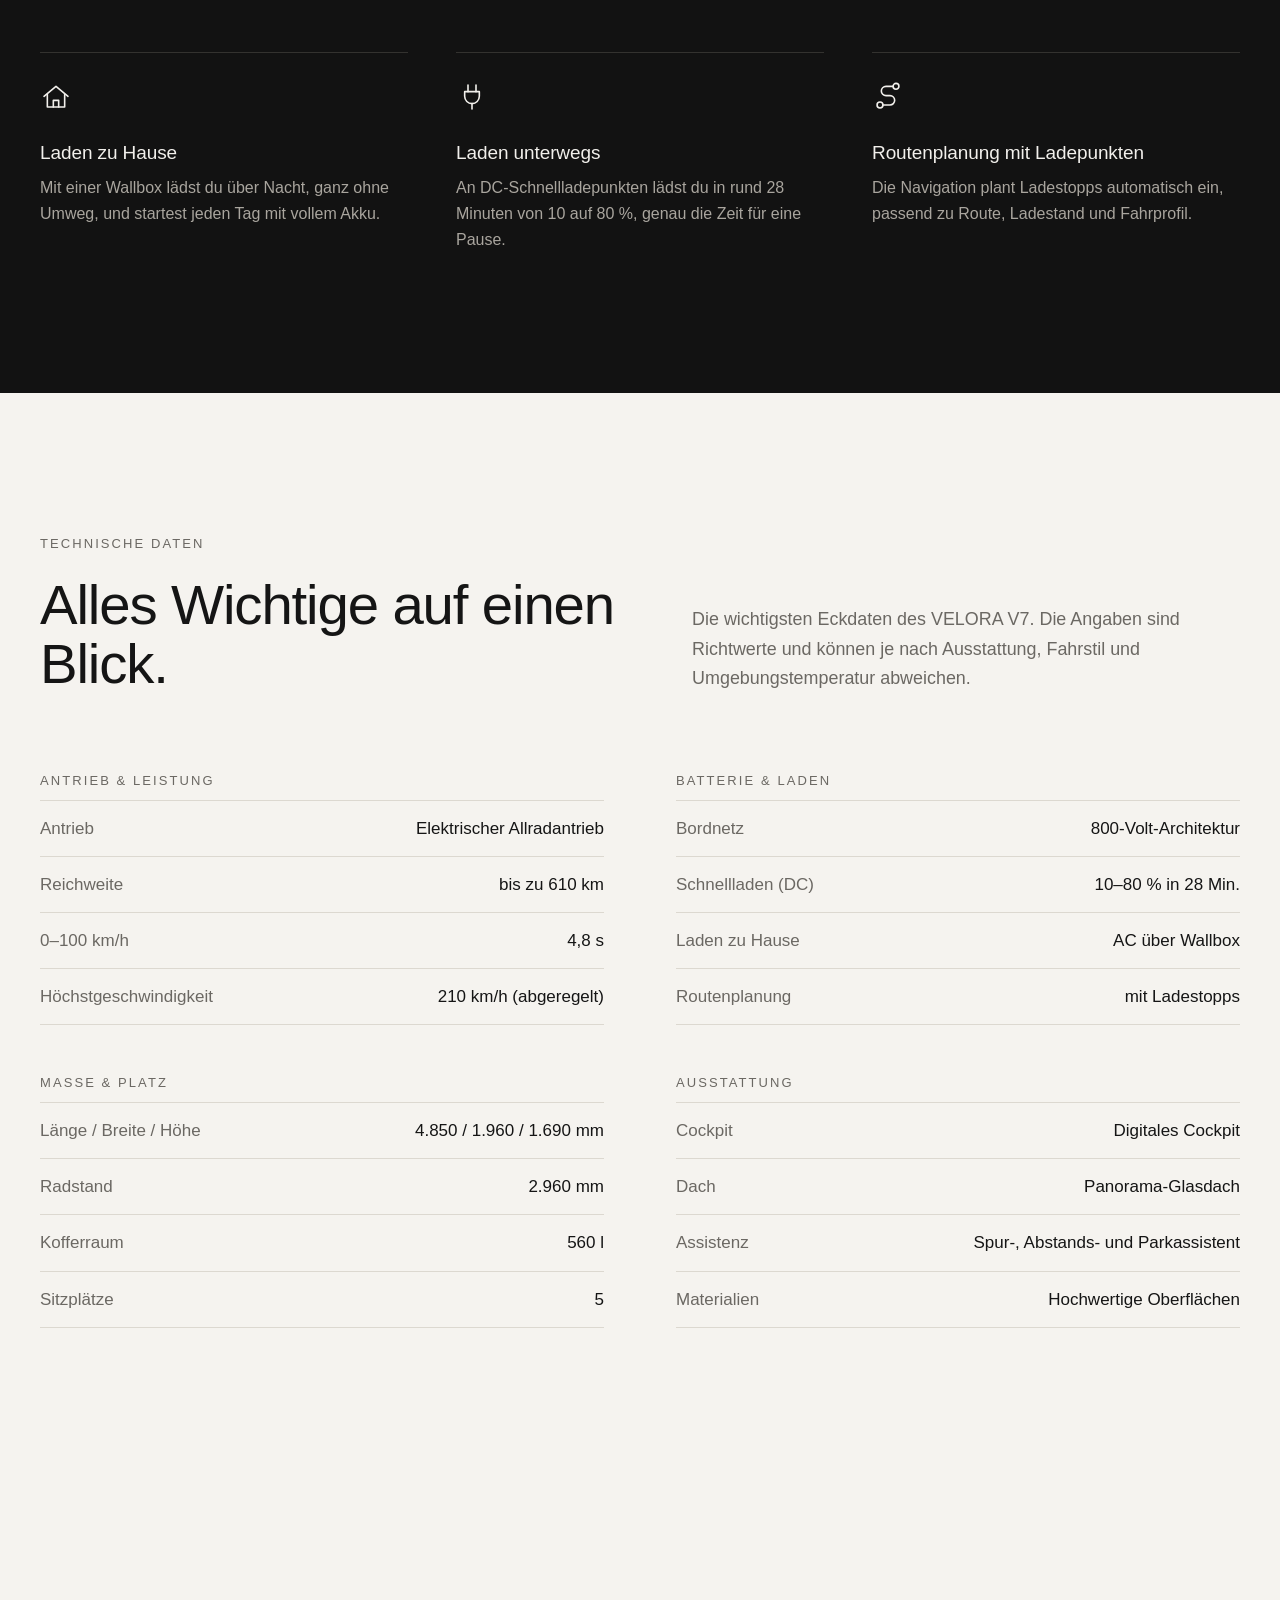
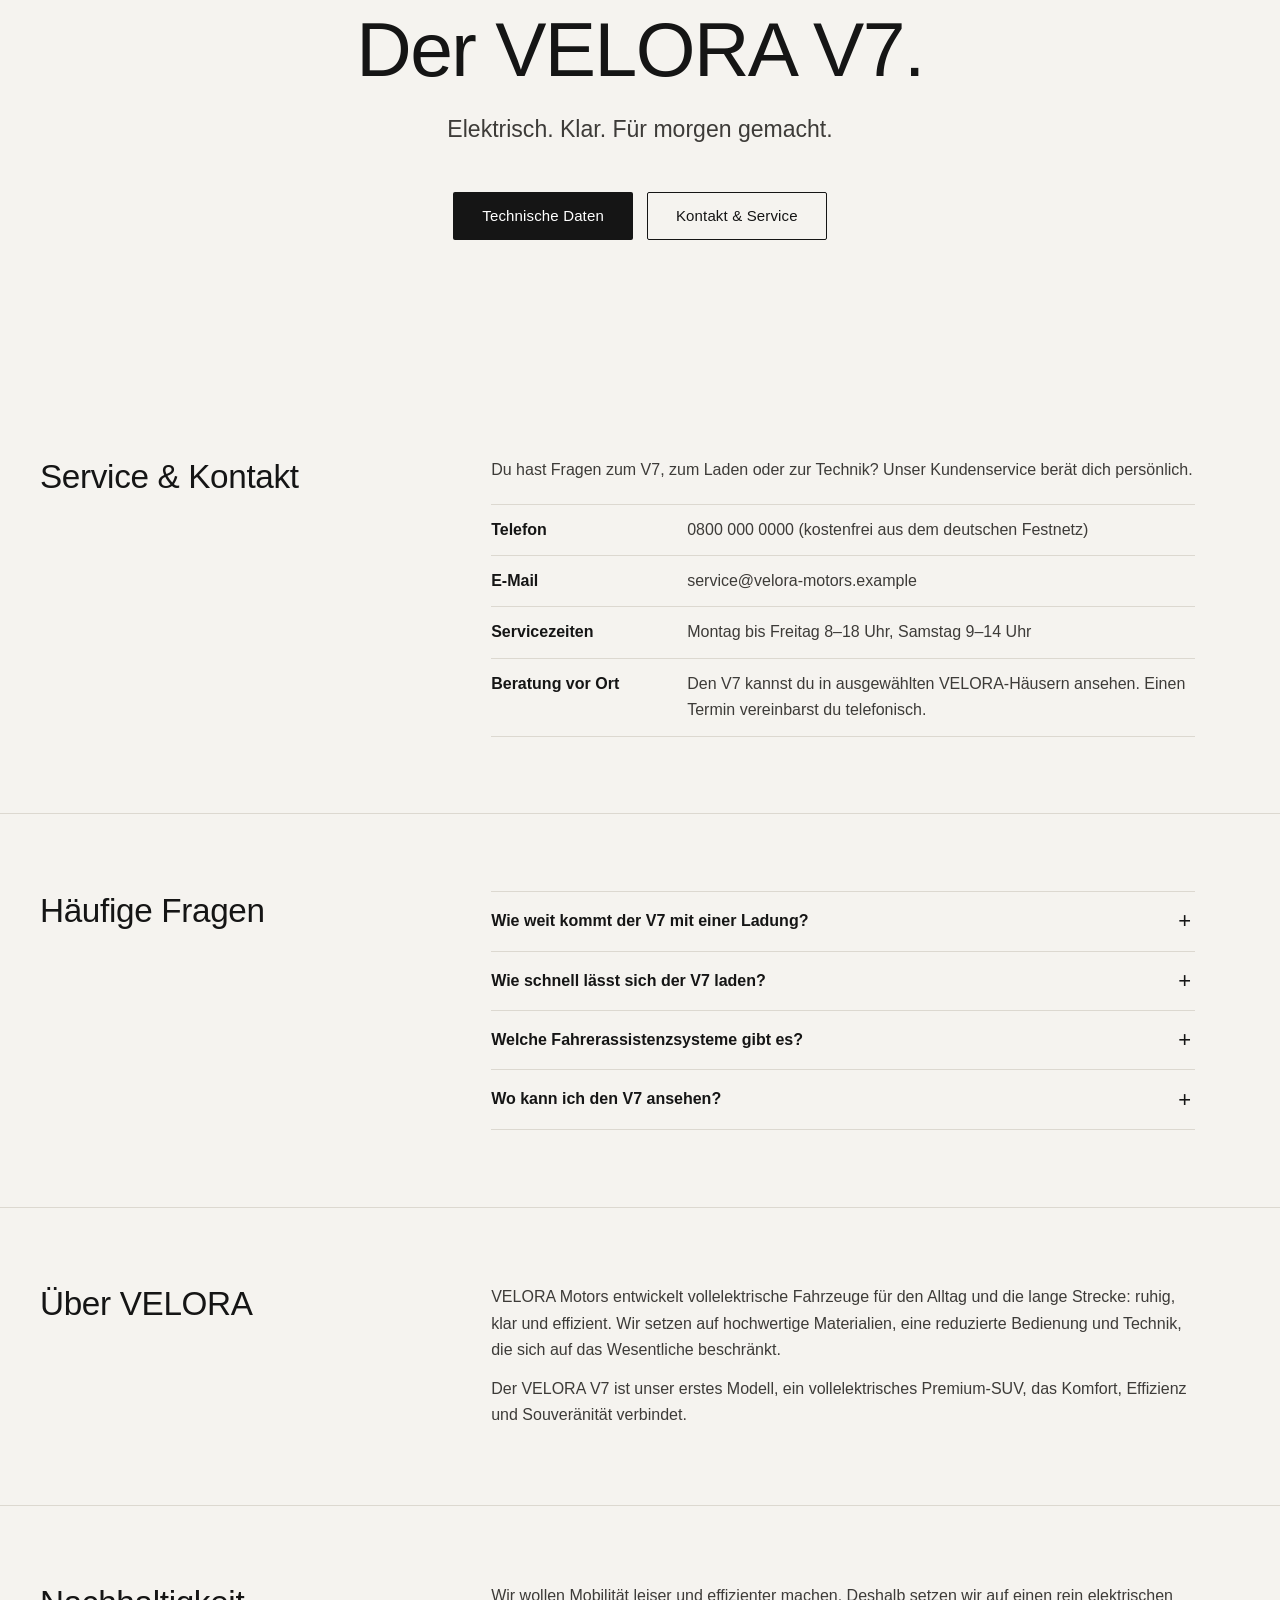
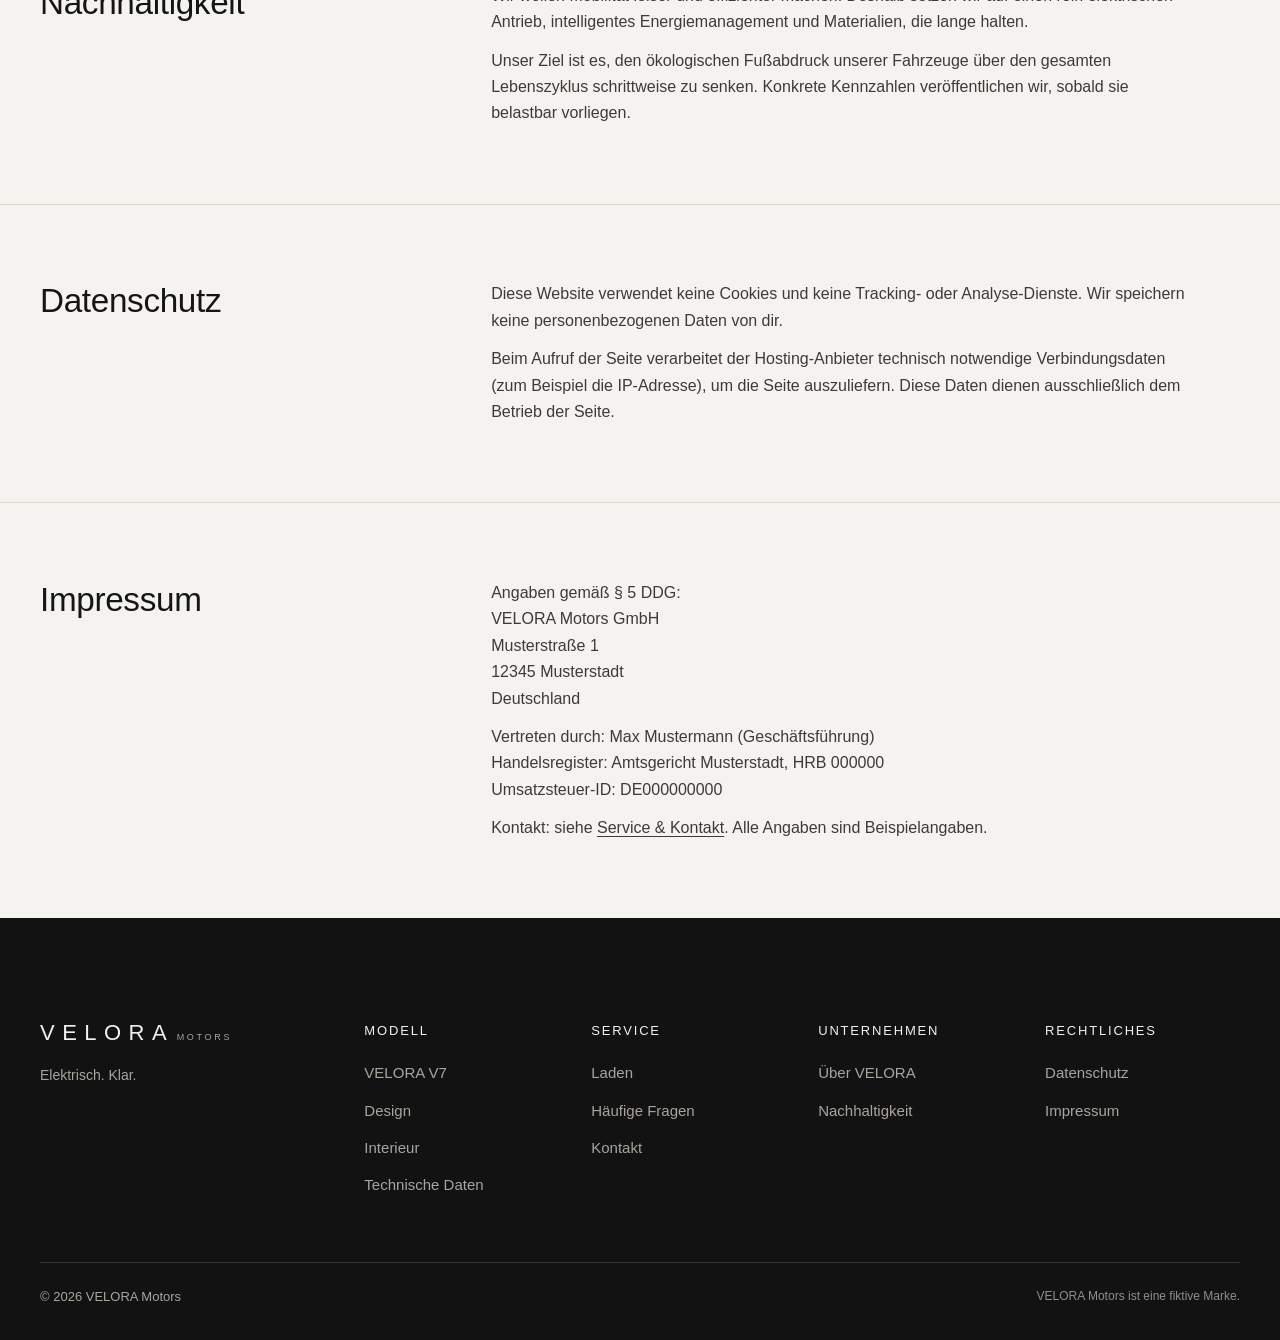
<file: site/index.html>
<!DOCTYPE html>
<html lang="de">
<head>
  <meta charset="utf-8">
  <meta name="viewport" content="width=device-width, initial-scale=1">
  <title>VELORA V7 – Das vollelektrische Premium-SUV | VELORA Motors</title>
  <meta name="description" content="Der VELORA V7: vollelektrisches Premium-SUV mit bis zu 610 km Reichweite, elektrischem Allradantrieb und Schnellladen in 28 Minuten.">
  <meta name="theme-color" content="#f5f3ef">
  <meta name="robots" content="noindex, nofollow">
  <link rel="icon" type="image/svg+xml" href="favicon.svg">
  <link rel="stylesheet" href="css/styles.css">

  <!-- Bedingung aus URL-Parameter und Bild-Komponente.
       Synchron geladen, damit das Label im selben Frame wie das Bild erscheint. -->
  <script src="js/condition.js"></script>
  <script src="js/experimental-image.js"></script>
</head>
<body>
  <a class="skip-link" href="#main">Zum Inhalt springen</a>

  <!-- A. HEADER -->
  <header class="site-header" id="site-header">
    <div class="site-header__inner">
      <a class="brand" href="#top" aria-label="VELORA Motors – zum Seitenanfang">
        <span class="brand__name">VELORA</span>
        <span class="brand__sub">Motors</span>
      </a>

      <nav class="site-nav" id="site-nav" aria-label="Hauptnavigation">
        <ul>
          <li><a href="#v7">Modelle</a></li>
          <li><a href="#design">Design</a></li>
          <li><a href="#technologie">Technologie</a></li>
          <li><a href="#laden">Laden</a></li>
          <li><a href="#ueber-uns">Unternehmen</a></li>
        </ul>
      </nav>

      <div class="site-header__actions">
        <a class="btn btn--small btn--primary" href="#daten">Technische Daten</a>
        <button type="button" class="nav-toggle" id="nav-toggle" aria-expanded="false" aria-controls="site-nav" aria-label="Menü öffnen">
          <span class="nav-toggle__bar"></span>
          <span class="nav-toggle__bar"></span>
        </button>
      </div>
    </div>
  </header>

  <main id="main">

    <!-- B. HERO -->
    <section class="hero" id="top" aria-labelledby="hero-title">
      <div class="hero__text">
        <p class="eyebrow">Vollelektrisches Premium-SUV</p>
        <h1 class="hero__title" id="hero-title">VELORA V7</h1>
        <p class="hero__sub">Elektrische Freiheit. Neu definiert.</p>
        <div class="hero__actions">
          <a class="btn btn--primary" href="#v7">V7 entdecken</a>
          <a class="btn btn--outline" href="#daten">Technische Daten</a>
        </div>
      </div>

      <experimental-image class="xi xi--hero">
        <img src="images/velora/hero.webp" width="1672" height="326"
             alt="Der VELORA V7 in Anthrazit fährt bei Sonnenuntergang auf einer Küstenstraße"
             fetchpriority="high" decoding="async">
      </experimental-image>
    </section>

    <!-- C. INTRO / PRODUCT OVERVIEW -->
    <section class="section section--white" id="v7" aria-labelledby="intro-title">
      <div class="container">
        <div class="split-head reveal">
          <div>
            <p class="eyebrow">Der VELORA V7</p>
            <h2 class="h2" id="intro-title">Für jede Strecke gemacht.</h2>
          </div>
          <p class="lead">Der V7 verbindet die Ruhe eines Premium-SUV mit der Souveränität des elektrischen Fahrens. Im Alltag leise und agil, auf der Langstrecke entspannt und effizient: mit hohem Komfort, großzügigem Platzangebot und einer Reichweite, die Planung überflüssig macht.</p>
        </div>

        <ul class="stats">
          <li class="stat reveal">
            <span class="stat__value">610 km</span>
            <span class="stat__label">Reichweite (bis zu)</span>
          </li>
          <li class="stat reveal">
            <span class="stat__value">4,8 s</span>
            <span class="stat__label">0–100 km/h</span>
          </li>
          <li class="stat reveal">
            <span class="stat__value">28 Min.</span>
            <span class="stat__label">10–80 % Schnellladen</span>
          </li>
          <li class="stat reveal">
            <span class="stat__value">AWD</span>
            <span class="stat__label">Elektrischer Allradantrieb</span>
          </li>
        </ul>
      </div>
    </section>

    <!-- D. EXTERIOR / DESIGN -->
    <section class="section section--paper" id="design" aria-labelledby="exterior-title">
      <div class="container">
        <div class="split-head reveal">
          <div>
            <p class="eyebrow">Design</p>
            <h2 class="h2" id="exterior-title">Präsenz ohne Übertreibung.</h2>
          </div>
          <p class="lead">Klare Linien, ruhige Flächen und eine aerodynamisch geformte Silhouette: Der V7 kommt ohne Effekte aus. Seine Proportionen wirken ausgewogen, die Lichtsignatur setzt einen unverwechselbaren Akzent, und jedes Detail folgt demselben Prinzip – nur zu zeigen, was nötig ist.</p>
        </div>

        <experimental-image class="xi xi--exterior">
          <img src="images/velora/exterior.webp" width="822" height="277"
               alt="Der VELORA V7 in Anthrazit, seitlich vor einer Betonwand mit Holzverkleidung geparkt"
               loading="lazy" decoding="async">
        </experimental-image>
      </div>
    </section>

    <!-- E. DETAIL -->
    <section class="section section--dark" id="detail" aria-labelledby="detail-title">
      <div class="container detail">
        <div class="detail__text reveal">
          <p class="eyebrow">Detail</p>
          <h2 class="h2" id="detail-title">Design bis ins Detail.</h2>
          <p class="lead">Präzise Fugen, hochwertige Oberflächen und eine schmale Lichtsignatur, die den Charakter des V7 schon aus der Ferne erkennbar macht. Lack, Glas und Metall sind aufeinander abgestimmt: ruhig im Auftritt, exakt in der Ausführung.</p>
          <ul class="ticks">
            <li>Schmale LED-Lichtsignatur</li>
            <li>Präzise Spaltmaße</li>
            <li>Fein abgestimmte Oberflächen</li>
          </ul>
        </div>

        <experimental-image class="xi xi--detail">
          <img src="images/velora/detail.webp" width="822" height="326"
               alt="Nahaufnahme des LED-Scheinwerfers des VELORA V7 mit schmaler Lichtsignatur"
               loading="lazy" decoding="async">
        </experimental-image>
      </div>
    </section>

    <!-- F. INTERIOR -->
    <section class="section section--white section--flush-bottom" id="interieur" aria-labelledby="interior-title">
      <div class="container">
        <div class="split-head reveal">
          <div>
            <p class="eyebrow">Interieur</p>
            <h2 class="h2" id="interior-title">Ruhe beginnt im Innenraum.</h2>
          </div>
          <p class="lead">Ein digitales Cockpit, das sich auf das Wesentliche beschränkt. Hochwertige Materialien, eine reduzierte Bedienung und Sitze für lange Strecken schaffen einen Komfort, der nicht auffallen will. Das Panorama-Glasdach lässt natürliches Licht herein und macht den Innenraum weiter und heller.</p>
        </div>
      </div>

      <experimental-image class="xi xi--interior">
        <img src="images/velora/interior.webp" width="844" height="277"
             alt="Der Innenraum des VELORA V7 mit digitalem Cockpit und Blick auf Küste und Berge"
             loading="lazy" decoding="async">
      </experimental-image>

      <div class="container">
        <ul class="highlights">
          <li class="reveal">
            <h3 class="h4">Digitales Cockpit</h3>
            <p>Alle wichtigen Informationen im Blick, alles andere bleibt im Hintergrund.</p>
          </li>
          <li class="reveal">
            <h3 class="h4">Hochwertige Materialien</h3>
            <p>Textilien, Metall und Holzoberflächen, die sich so gut anfühlen, wie sie aussehen.</p>
          </li>
          <li class="reveal">
            <h3 class="h4">Panorama-Glasdach</h3>
            <p>Natürliches Licht und ein offenes Raumgefühl auf jeder Fahrt.</p>
          </li>
        </ul>
      </div>
    </section>

    <!-- G. TECHNOLOGY / PERFORMANCE -->
    <section class="section section--paper" id="technologie" aria-labelledby="tech-title">
      <div class="container">
        <div class="section-head reveal">
          <p class="eyebrow">Technologie</p>
          <h2 class="h2" id="tech-title">Leistung, die sich mühelos anfühlt.</h2>
        </div>

        <ol class="features">
          <li class="feature reveal">
            <span class="feature__num" aria-hidden="true">01</span>
            <h3 class="h3">Elektrischer Allradantrieb</h3>
            <p>Je ein Elektromotor an Vorder- und Hinterachse verteilt die Kraft situationsabhängig. Das sorgt für souveräne Traktion bei jedem Wetter und eine Beschleunigung ohne Verzögerung.</p>
          </li>
          <li class="feature reveal">
            <span class="feature__num" aria-hidden="true">02</span>
            <h3 class="h3">Intelligentes Energiemanagement</h3>
            <p>Batterievorkonditionierung, effizientes Thermomanagement und Rekuperation arbeiten zusammen, damit Reichweite und Ladeleistung im Alltag verlässlich bleiben.</p>
          </li>
          <li class="feature reveal">
            <span class="feature__num" aria-hidden="true">03</span>
            <h3 class="h3">Fahrerassistenzsysteme</h3>
            <p>Assistenzsysteme unterstützen beim Spurhalten, Abstandhalten und Parken und entlasten auf langen Strecken. Die Verantwortung für die Fahrt bleibt beim Fahrer.</p>
          </li>
        </ol>
      </div>
    </section>

    <!-- H. DRIVING -->
    <section class="section section--white section--flush-bottom" id="fahren" aria-labelledby="driving-title">
      <div class="container">
        <div class="split-head reveal">
          <div>
            <p class="eyebrow">Fahren</p>
            <h2 class="h2" id="driving-title">Dynamik, die selbstverständlich wirkt.</h2>
          </div>
          <p class="lead">Die Kraft des V7 steht sofort bereit, ohne Anlauf und ohne Geräusch. Das Fahrwerk verbindet Komfort mit Präzision, der Innenraum bleibt ruhig – auf der Stadtstraße ebenso wie auf der langen Küstenetappe.</p>
        </div>
      </div>

      <experimental-image class="xi xi--driving">
        <img src="images/velora/driving.webp" width="844" height="326"
             alt="Der VELORA V7 von hinten auf einer kurvigen Küstenstraße in den Bergen bei Abendlicht"
             loading="lazy" decoding="async">
      </experimental-image>
    </section>

    <!-- I. CHARGING (rein textbasiert, kein Bild) -->
    <section class="section section--dark section--charging" id="laden" aria-labelledby="charging-title">
      <div class="container">
        <div class="section-head reveal">
          <p class="eyebrow">Laden</p>
          <h2 class="h2" id="charging-title">Bereit, wenn du es bist.</h2>
        </div>

        <div class="chargefact reveal">
          <p class="chargefact__value">10–80 % in 28 Minuten</p>
          <div class="chargebar" role="img" aria-label="Schnellladen von 10 auf 80 Prozent in 28 Minuten">
            <div class="chargebar__track"><span class="chargebar__fill"></span></div>
            <div class="chargebar__marks" aria-hidden="true">
              <span class="chargebar__mark chargebar__mark--start">10 %</span>
              <span class="chargebar__mark chargebar__mark--mid">28 Min.</span>
              <span class="chargebar__mark chargebar__mark--end">80 %</span>
            </div>
          </div>
        </div>

        <ul class="charge-list">
          <li class="charge-item reveal">
            <svg class="icon" viewBox="0 0 24 24" width="32" height="32" fill="none" stroke="currentColor" stroke-width="1.2" stroke-linecap="round" stroke-linejoin="round" aria-hidden="true"><path d="M3 11.5 12 4l9 7.5"/><path d="M5.5 10v9.5h13V10"/><path d="M10 19.5v-5h4v5"/></svg>
            <h3 class="h4">Laden zu Hause</h3>
            <p>Mit einer Wallbox lädst du über Nacht, ganz ohne Umweg, und startest jeden Tag mit vollem Akku.</p>
          </li>
          <li class="charge-item reveal">
            <svg class="icon" viewBox="0 0 24 24" width="32" height="32" fill="none" stroke="currentColor" stroke-width="1.2" stroke-linecap="round" stroke-linejoin="round" aria-hidden="true"><path d="M9 3v5M15 3v5"/><path d="M6.5 8h11v3.5a5.5 5.5 0 0 1-11 0z"/><path d="M12 17v4"/></svg>
            <h3 class="h4">Laden unterwegs</h3>
            <p>An DC-Schnellladepunkten lädst du in rund 28 Minuten von 10 auf 80 %, genau die Zeit für eine Pause.</p>
          </li>
          <li class="charge-item reveal">
            <svg class="icon" viewBox="0 0 24 24" width="32" height="32" fill="none" stroke="currentColor" stroke-width="1.2" stroke-linecap="round" stroke-linejoin="round" aria-hidden="true"><circle cx="6" cy="18" r="2.2"/><circle cx="18" cy="4" r="2.2"/><path d="M8.2 18h5.3a3.5 3.5 0 0 0 0-7h-3a3.5 3.5 0 0 1 0-7h5.3"/></svg>
            <h3 class="h4">Routenplanung mit Ladepunkten</h3>
            <p>Die Navigation plant Ladestopps automatisch ein, passend zu Route, Ladestand und Fahrprofil.</p>
          </li>
        </ul>
      </div>
    </section>

    <!-- TECHNISCHE DATEN -->
    <section class="section section--paper" id="daten" aria-labelledby="daten-title">
      <div class="container">
        <div class="split-head reveal">
          <div>
            <p class="eyebrow">Technische Daten</p>
            <h2 class="h2" id="daten-title">Alles Wichtige auf einen Blick.</h2>
          </div>
          <p class="lead">Die wichtigsten Eckdaten des VELORA V7. Die Angaben sind Richtwerte und können je nach Ausstattung, Fahrstil und Umgebungstemperatur abweichen.</p>
        </div>

        <div class="specs">
          <div class="specs__group reveal">
            <h3 class="specs__title">Antrieb &amp; Leistung</h3>
            <dl>
              <div class="specs__row"><dt>Antrieb</dt><dd>Elektrischer Allradantrieb</dd></div>
              <div class="specs__row"><dt>Reichweite</dt><dd>bis zu 610 km</dd></div>
              <div class="specs__row"><dt>0–100 km/h</dt><dd>4,8 s</dd></div>
              <div class="specs__row"><dt>Höchstgeschwindigkeit</dt><dd>210 km/h (abgeregelt)</dd></div>
            </dl>
          </div>
          <div class="specs__group reveal">
            <h3 class="specs__title">Batterie &amp; Laden</h3>
            <dl>
              <div class="specs__row"><dt>Bordnetz</dt><dd>800-Volt-Architektur</dd></div>
              <div class="specs__row"><dt>Schnellladen (DC)</dt><dd>10–80 % in 28 Min.</dd></div>
              <div class="specs__row"><dt>Laden zu Hause</dt><dd>AC über Wallbox</dd></div>
              <div class="specs__row"><dt>Routenplanung</dt><dd>mit Ladestopps</dd></div>
            </dl>
          </div>
          <div class="specs__group reveal">
            <h3 class="specs__title">Maße &amp; Platz</h3>
            <dl>
              <div class="specs__row"><dt>Länge / Breite / Höhe</dt><dd>4.850 / 1.960 / 1.690 mm</dd></div>
              <div class="specs__row"><dt>Radstand</dt><dd>2.960 mm</dd></div>
              <div class="specs__row"><dt>Kofferraum</dt><dd>560 l</dd></div>
              <div class="specs__row"><dt>Sitzplätze</dt><dd>5</dd></div>
            </dl>
          </div>
          <div class="specs__group reveal">
            <h3 class="specs__title">Ausstattung</h3>
            <dl>
              <div class="specs__row"><dt>Cockpit</dt><dd>Digitales Cockpit</dd></div>
              <div class="specs__row"><dt>Dach</dt><dd>Panorama-Glasdach</dd></div>
              <div class="specs__row"><dt>Assistenz</dt><dd>Spur-, Abstands- und Parkassistent</dd></div>
              <div class="specs__row"><dt>Materialien</dt><dd>Hochwertige Oberflächen</dd></div>
            </dl>
          </div>
        </div>
      </div>
    </section>

    <!-- J. FINAL CTA -->
    <section class="section section--paper cta" id="probefahrt" aria-labelledby="cta-title">
      <div class="container cta__inner reveal">
        <h2 class="h2 cta__title" id="cta-title">Der VELORA V7.</h2>
        <p class="cta__sub">Elektrisch. Klar. Für morgen gemacht.</p>
        <div class="cta__actions">
          <a class="btn btn--primary" href="#daten">Technische Daten</a>
          <a class="btn btn--outline" href="#service">Kontakt &amp; Service</a>
        </div>
      </div>
    </section>
    <!-- INFO-BEREICH (Service, Fragen, Unternehmen, Rechtliches) -->
    <div class="info-area">
    <section class="info-block" id="service" aria-labelledby="service-title">
      <div class="container info-block__grid">
        <h2 class="info-block__title" id="service-title">Service &amp; Kontakt</h2>
        <div class="info-block__body">
          <p>Du hast Fragen zum V7, zum Laden oder zur Technik? Unser Kundenservice berät dich persönlich.</p>
          <dl class="info-list">
            <div><dt>Telefon</dt><dd>0800 000 0000 (kostenfrei aus dem deutschen Festnetz)</dd></div>
            <div><dt>E-Mail</dt><dd>service@velora-motors.example</dd></div>
            <div><dt>Servicezeiten</dt><dd>Montag bis Freitag 8–18 Uhr, Samstag 9–14 Uhr</dd></div>
            <div><dt>Beratung vor Ort</dt><dd>Den V7 kannst du in ausgewählten VELORA-Häusern ansehen. Einen Termin vereinbarst du telefonisch.</dd></div>
          </dl>
        </div>
      </div>
    </section>

    <section class="info-block" id="faq" aria-labelledby="faq-title">
      <div class="container info-block__grid">
        <h2 class="info-block__title" id="faq-title">Häufige Fragen</h2>
        <div class="info-block__body">
          <div class="faq">
            <details>
              <summary>Wie weit kommt der V7 mit einer Ladung?</summary>
              <p>Der V7 erreicht bis zu 610 km Reichweite. Der tatsächliche Wert hängt von Fahrstil, Temperatur, Streckenprofil und Beladung ab.</p>
            </details>
            <details>
              <summary>Wie schnell lässt sich der V7 laden?</summary>
              <p>An einer DC-Schnellladesäule lädst du in rund 28 Minuten von 10 auf 80 %. Zu Hause lädst du über eine Wallbox, zum Beispiel über Nacht.</p>
            </details>
            <details>
              <summary>Welche Fahrerassistenzsysteme gibt es?</summary>
              <p>Der V7 unterstützt dich beim Spurhalten, Abstandhalten und Parken. Die Systeme entlasten auf langen Strecken, die Verantwortung für die Fahrt bleibt beim Fahrer.</p>
            </details>
            <details>
              <summary>Wo kann ich den V7 ansehen?</summary>
              <p>In ausgewählten VELORA-Häusern. Adressen und Termine erfährst du über Service &amp; Kontakt.</p>
            </details>
          </div>
        </div>
      </div>
    </section>

    <section class="info-block" id="ueber-uns" aria-labelledby="ueber-uns-title">
      <div class="container info-block__grid">
        <h2 class="info-block__title" id="ueber-uns-title">Über VELORA</h2>
        <div class="info-block__body">
          <p>VELORA Motors entwickelt vollelektrische Fahrzeuge für den Alltag und die lange Strecke: ruhig, klar und effizient. Wir setzen auf hochwertige Materialien, eine reduzierte Bedienung und Technik, die sich auf das Wesentliche beschränkt.</p>
          <p>Der VELORA V7 ist unser erstes Modell, ein vollelektrisches Premium-SUV, das Komfort, Effizienz und Souveränität verbindet.</p>
        </div>
      </div>
    </section>

    <section class="info-block" id="nachhaltigkeit" aria-labelledby="nachhaltigkeit-title">
      <div class="container info-block__grid">
        <h2 class="info-block__title" id="nachhaltigkeit-title">Nachhaltigkeit</h2>
        <div class="info-block__body">
          <p>Wir wollen Mobilität leiser und effizienter machen. Deshalb setzen wir auf einen rein elektrischen Antrieb, intelligentes Energiemanagement und Materialien, die lange halten.</p>
          <p>Unser Ziel ist es, den ökologischen Fußabdruck unserer Fahrzeuge über den gesamten Lebenszyklus schrittweise zu senken. Konkrete Kennzahlen veröffentlichen wir, sobald sie belastbar vorliegen.</p>
        </div>
      </div>
    </section>

    <section class="info-block" id="datenschutz" aria-labelledby="datenschutz-title">
      <div class="container info-block__grid">
        <h2 class="info-block__title" id="datenschutz-title">Datenschutz</h2>
        <div class="info-block__body">
          <p>Diese Website verwendet keine Cookies und keine Tracking- oder Analyse-Dienste. Wir speichern keine personenbezogenen Daten von dir.</p>
          <p>Beim Aufruf der Seite verarbeitet der Hosting-Anbieter technisch notwendige Verbindungsdaten (zum Beispiel die IP-Adresse), um die Seite auszuliefern. Diese Daten dienen ausschließlich dem Betrieb der Seite.</p>
        </div>
      </div>
    </section>

    <section class="info-block" id="impressum" aria-labelledby="impressum-title">
      <div class="container info-block__grid">
        <h2 class="info-block__title" id="impressum-title">Impressum</h2>
        <div class="info-block__body">
          <p>Angaben gemäß § 5 DDG:<br>VELORA Motors GmbH<br>Musterstraße 1<br>12345 Musterstadt<br>Deutschland</p>
          <p>Vertreten durch: Max Mustermann (Geschäftsführung)<br>Handelsregister: Amtsgericht Musterstadt, HRB 000000<br>Umsatzsteuer-ID: DE000000000</p>
          <p>Kontakt: siehe <a href="#service">Service &amp; Kontakt</a>. Alle Angaben sind Beispielangaben.</p>
        </div>
      </div>
    </section>
    </div>
  </main>

  <!-- K. FOOTER -->
  <footer class="site-footer">
    <div class="container">
      <div class="footer__grid">
        <div class="footer__brand">
          <a class="brand brand--footer" href="#top" aria-label="VELORA Motors – zum Seitenanfang">
            <span class="brand__name">VELORA</span>
            <span class="brand__sub">Motors</span>
          </a>
          <p class="footer__claim">Elektrisch. Klar.</p>
        </div>

        <nav class="footer__col" aria-labelledby="f-modelle">
          <h2 class="footer__title" id="f-modelle">Modell</h2>
          <ul>
            <li><a href="#v7">VELORA V7</a></li>
            <li><a href="#design">Design</a></li>
            <li><a href="#interieur">Interieur</a></li>
            <li><a href="#daten">Technische Daten</a></li>
          </ul>
        </nav>

        <nav class="footer__col" aria-labelledby="f-service">
          <h2 class="footer__title" id="f-service">Service</h2>
          <ul>
            <li><a href="#laden">Laden</a></li>
            <li><a href="#faq">Häufige Fragen</a></li>
            <li><a href="#service">Kontakt</a></li>
          </ul>
        </nav>

        <nav class="footer__col" aria-labelledby="f-unternehmen">
          <h2 class="footer__title" id="f-unternehmen">Unternehmen</h2>
          <ul>
            <li><a href="#ueber-uns">Über VELORA</a></li>
            <li><a href="#nachhaltigkeit">Nachhaltigkeit</a></li>
          </ul>
        </nav>

        <nav class="footer__col" aria-labelledby="f-recht">
          <h2 class="footer__title" id="f-recht">Rechtliches</h2>
          <ul>
            <li><a href="#datenschutz">Datenschutz</a></li>
            <li><a href="#impressum">Impressum</a></li>
          </ul>
        </nav>
      </div>

      <div class="footer__bottom">
        <p>© 2026 VELORA Motors</p>
        <p class="footer__note">VELORA Motors ist eine fiktive Marke.</p>
      </div>
    </div>
  </footer>


  <script src="js/main.js" defer></script>
</body>
</html>
</file>
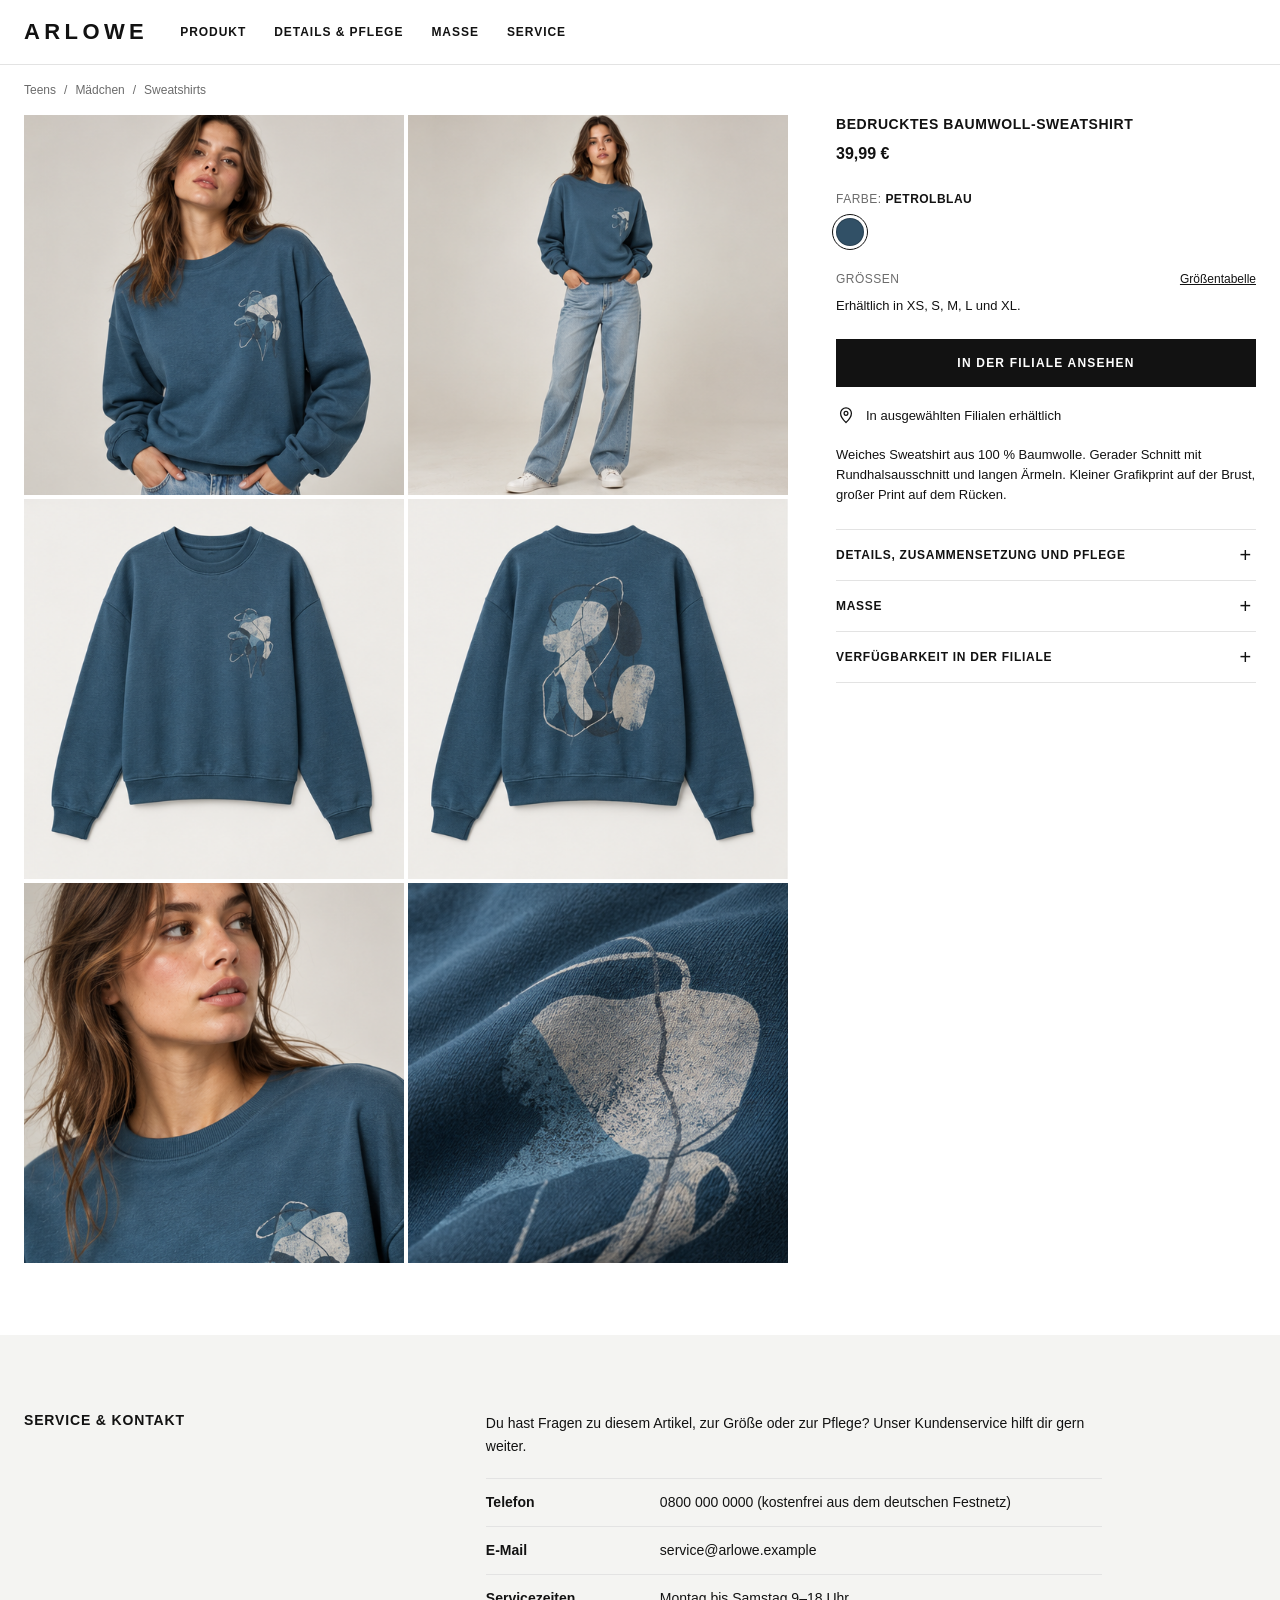
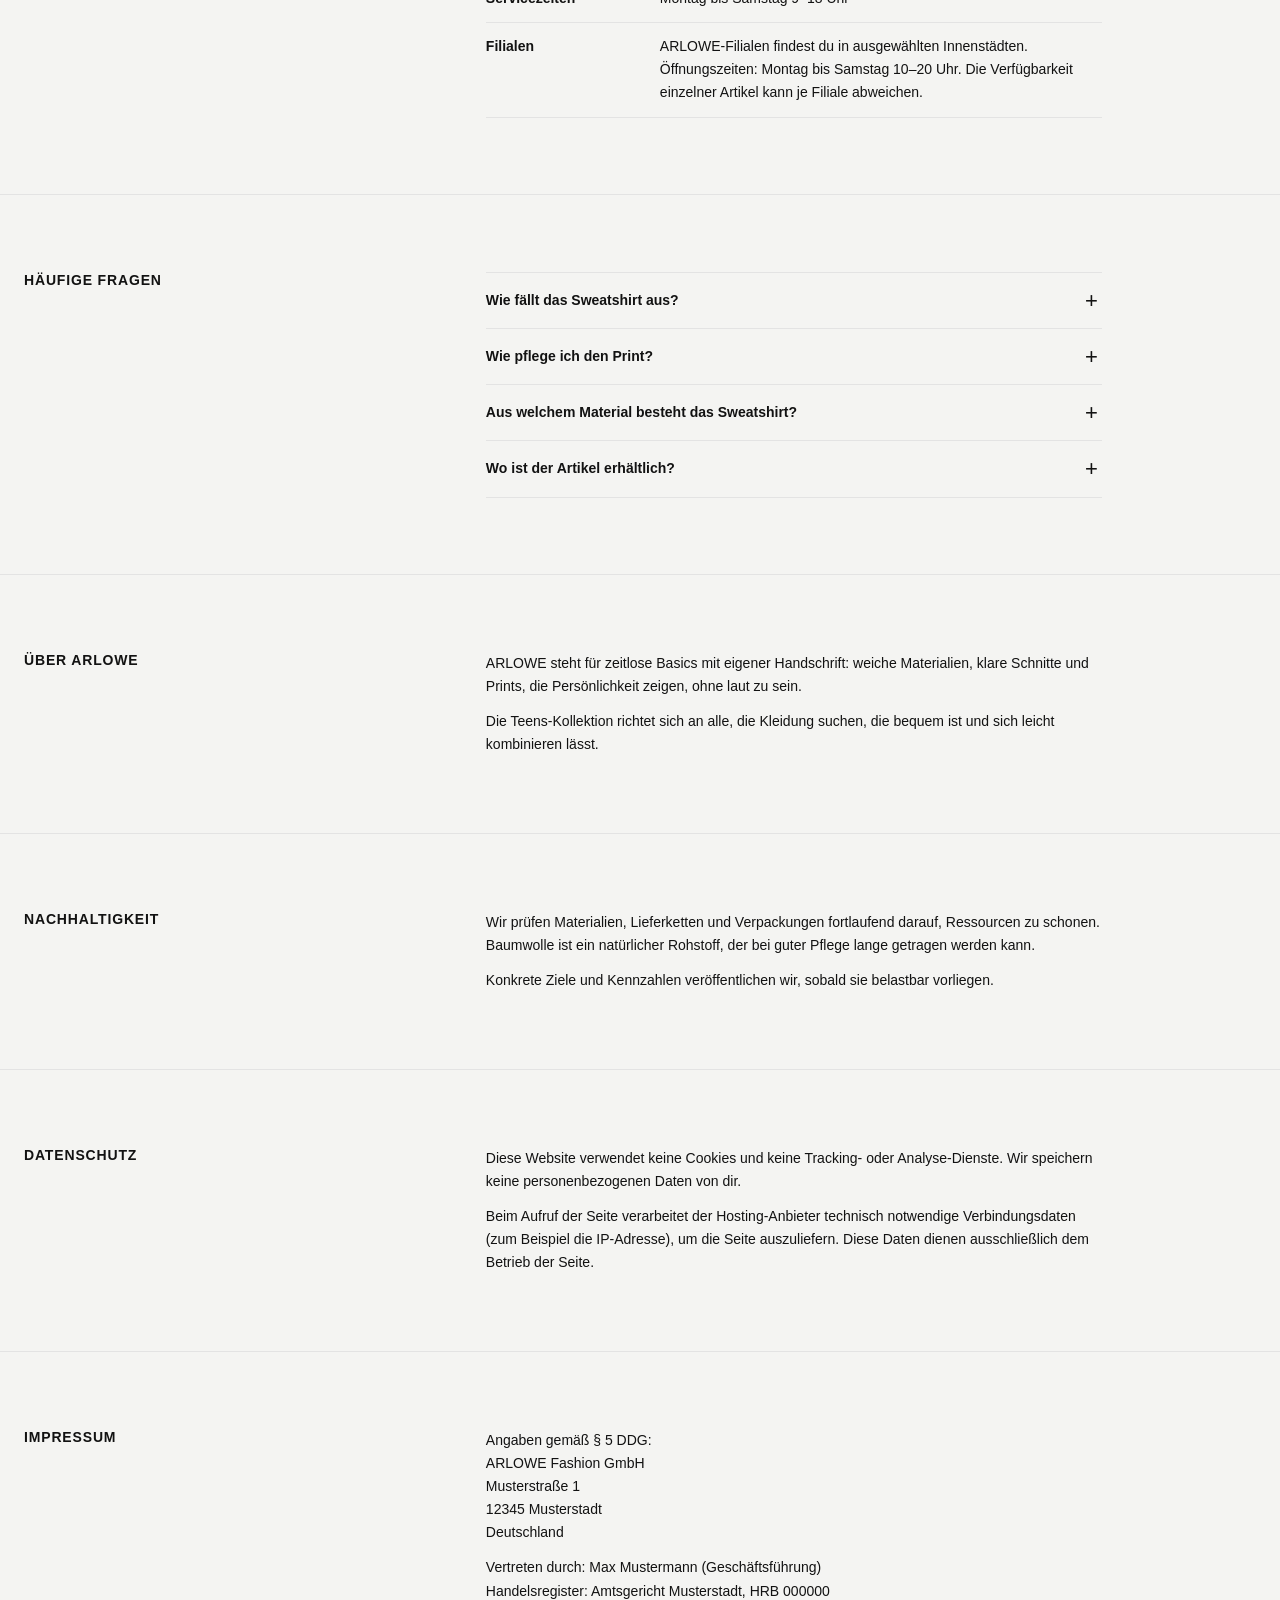
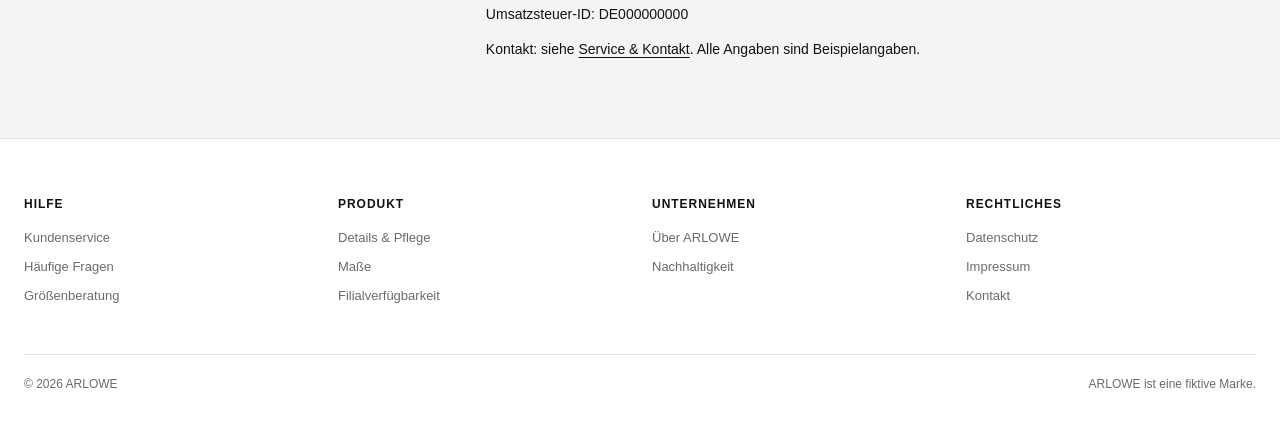
<file: ki-labels/arlowe-site/index.html>
<!DOCTYPE html>
<html lang="de">
<head>
  <meta charset="utf-8">
  <meta name="viewport" content="width=device-width, initial-scale=1">
  <title>Bedrucktes Baumwoll-Sweatshirt – Teens | ARLOWE</title>
  <meta name="description" content="Bedrucktes Baumwoll-Sweatshirt in Petrolblau: gerader Schnitt, Rundhalsausschnitt, lange Ärmel und Grafikprint auf Brust und Rücken.">
  <meta name="theme-color" content="#ffffff">
  <meta name="robots" content="noindex, nofollow">
  <link rel="icon" type="image/svg+xml" href="favicon.svg">
  <link rel="stylesheet" href="css/styles.css">

  <!-- Bedingung aus URL-Parameter und Bild-Komponente.
       Synchron geladen, damit das Label im selben Frame wie das Bild erscheint. -->
  <script src="js/condition.js"></script>
  <script src="js/experimental-image.js"></script>
</head>
<body>
  <a class="skip-link" href="#main">Zum Inhalt springen</a>

  <!-- A. HEADER -->
  <header class="site-header" id="site-header">
    <div class="site-header__inner">
      <button type="button" class="icon-btn menu-btn" id="menu-btn" aria-expanded="false" aria-controls="site-nav" aria-label="Menü öffnen">
        <svg viewBox="0 0 24 24" width="24" height="24" fill="none" stroke="currentColor" stroke-width="1.600" stroke-linecap="round" aria-hidden="true"><path d="M4 7h16M4 12h16M4 17h16"/></svg>
      </button>

      <a class="logo" href="#top" aria-label="ARLOWE – zum Seitenanfang">ARLOWE</a>

      <nav class="site-nav" id="site-nav" aria-label="Hauptnavigation">
        <ul>
          <li><a href="#top">Produkt</a></li>
          <li><a href="#details-care">Details &amp; Pflege</a></li>
          <li><a href="#details-measures">Maße</a></li>
          <li><a href="#service">Service</a></li>
        </ul>
      </nav>

    </div>
  </header>

  <main id="main">
    <div class="container" id="top">

      <nav class="crumbs" aria-label="Brotkrumen">
        <ol>
          <li>Teens</li>
          <li>Mädchen</li>
          <li>Sweatshirts</li>
        </ol>
      </nav>

      <div class="pdp">

        <!-- B. GALERIE -->
        <section class="gallery" aria-label="Produktbilder" id="gallery">
          <div class="gallery__track" id="gallery-track" tabindex="0">
            <experimental-image class="gallery__item gallery__item--medium" data-ai-label>
              <img src="images/arlowe/medium_model.png" width="508" height="510"
                   alt="Model in einem petrolblauen Sweatshirt mit Grafikprint, die Hände in den Hosentaschen"
                   fetchpriority="high" decoding="async">
            </experimental-image>
            <experimental-image class="gallery__item gallery__item--full">
              <img src="images/arlowe/full_model.png" width="510" height="510"
                   alt="Ganzkörperansicht: Model in petrolblauem Sweatshirt und hellblauer Jeans mit weitem Bein"
                   loading="lazy" decoding="async">
            </experimental-image>
            <experimental-image class="gallery__item gallery__item--front">
              <img src="images/arlowe/product_front.png" width="510" height="510"
                   alt="Petrolblaues Sweatshirt von vorn mit kleinem Grafikprint auf der Brust"
                   loading="lazy" decoding="async">
            </experimental-image>
            <experimental-image class="gallery__item gallery__item--back">
              <img src="images/arlowe/product_back.png" width="508" height="510"
                   alt="Petrolblaues Sweatshirt von hinten mit großem abstraktem Grafikprint"
                   loading="lazy" decoding="async">
            </experimental-image>
            <experimental-image class="gallery__item gallery__item--detail">
              <img src="images/arlowe/detail_model.png" width="510" height="510"
                   alt="Detailansicht: Model im Halbprofil mit Blick auf Rundhalsausschnitt und Print"
                   loading="lazy" decoding="async">
            </experimental-image>
            <experimental-image class="gallery__item gallery__item--print">
              <img src="images/arlowe/print_detail.png" width="510" height="510"
                   alt="Nahaufnahme des Grafikprints auf dem petrolblauen Baumwollstoff"
                   loading="lazy" decoding="async">
            </experimental-image>
          </div>

          <div class="gallery__ui">
            <button type="button" class="gallery__arrow gallery__arrow--prev" data-gallery="prev" aria-label="Vorheriges Bild">
              <svg viewBox="0 0 24 24" width="20" height="20" fill="none" stroke="currentColor" stroke-width="1.700" stroke-linecap="round" stroke-linejoin="round" aria-hidden="true"><path d="m14.500 5-7 7 7 7"/></svg>
            </button>
            <button type="button" class="gallery__arrow gallery__arrow--next" data-gallery="next" aria-label="Nächstes Bild">
              <svg viewBox="0 0 24 24" width="20" height="20" fill="none" stroke="currentColor" stroke-width="1.700" stroke-linecap="round" stroke-linejoin="round" aria-hidden="true"><path d="m9.500 5 7 7-7 7"/></svg>
            </button>
            <p class="gallery__count" id="gallery-count" aria-live="polite">1 / 6</p>
          </div>
        </section>

        <!-- C. PRODUKTINFO -->
        <section class="info" aria-labelledby="pdp-title">
          <h1 class="info__title" id="pdp-title">Bedrucktes Baumwoll-Sweatshirt</h1>
          <p class="info__price"><span class="visually-hidden">Preis: </span>39,99&nbsp;€</p>

          <div class="field">
            <p class="field__label">Farbe: <strong>Petrolblau</strong></p>
            <ul class="swatches">
              <li><span class="swatch is-selected" role="img" aria-label="Farbe Petrolblau"></span></li>
            </ul>
          </div>

          <div class="field">
            <div class="field__row">
              <p class="field__label">Größen</p>
              <a class="linklike" href="#details-measures">Größentabelle</a>
            </div>
            <p class="sizes-text">Erhältlich in XS, S, M, L und XL.</p>
          </div>

          <div class="buy">
            <a class="btn btn--primary" href="#details-store">In der Filiale ansehen</a>
          </div>

          <p class="ship">
            <svg viewBox="0 0 24 24" width="20" height="20" fill="none" stroke="currentColor" stroke-width="1.500" stroke-linecap="round" stroke-linejoin="round" aria-hidden="true"><path d="M12 21s-6.500-5.700-6.500-11a6.500 6.500 0 0 1 13 0c0 5.300-6.500 11-6.500 11z"/><circle cx="12" cy="10" r="2.300"/></svg>
            In ausgewählten Filialen erhältlich
          </p>

          <!-- Beschreibung -->
          <p class="desc">Weiches Sweatshirt aus 100&nbsp;% Baumwolle. Gerader Schnitt mit Rundhalsausschnitt und langen Ärmeln. Kleiner Grafikprint auf der Brust, großer Print auf dem Rücken.</p>

          <div class="accordion">
            <details id="details-care">
              <summary>Details, Zusammensetzung und Pflege</summary>
              <div class="accordion__body">
                <p><strong>Zusammensetzung:</strong> 100&nbsp;% Baumwolle.</p>
                <ul>
                  <li>Bei 30&nbsp;°C waschen</li>
                  <li>Nicht bleichen</li>
                  <li>Nicht im Trockner trocknen</li>
                  <li>Auf links bei niedriger Temperatur bügeln, Print nicht bügeln</li>
                </ul>
              </div>
            </details>

            <details id="details-measures">
              <summary>Maße</summary>
              <div class="accordion__body">
                <table class="table">
                  <thead>
                    <tr><th scope="col">Größe</th><th scope="col">Brustbreite</th><th scope="col">Länge</th></tr>
                  </thead>
                  <tbody>
                    <tr><th scope="row">XS</th><td>47&nbsp;cm</td><td>60&nbsp;cm</td></tr>
                    <tr><th scope="row">S</th><td>50&nbsp;cm</td><td>62&nbsp;cm</td></tr>
                    <tr><th scope="row">M</th><td>53&nbsp;cm</td><td>64&nbsp;cm</td></tr>
                    <tr><th scope="row">L</th><td>56&nbsp;cm</td><td>66&nbsp;cm</td></tr>
                    <tr><th scope="row">XL</th><td>59&nbsp;cm</td><td>68&nbsp;cm</td></tr>
                  </tbody>
                </table>
                <p class="note">Maße des Kleidungsstücks, flach gemessen.</p>
              </div>
            </details>

            <details id="details-store">
              <summary>Verfügbarkeit in der Filiale</summary>
              <div class="accordion__body">
                <p>Dieser Artikel ist in ausgewählten ARLOWE-Filialen erhältlich. Adressen und Öffnungszeiten findest du unter Service &amp; Kontakt.</p>
                <a class="btn btn--outline btn--small" href="#service">Filialen &amp; Service</a>
              </div>
            </details>
          </div>
        </section>
      </div>
    </div>

    <!-- INFO-BEREICH (Service, Fragen, Unternehmen, Rechtliches) -->
    <div class="info-area">
    <section class="info-block" id="service" aria-labelledby="service-title">
      <div class="container info-block__grid">
        <h2 class="info-block__title" id="service-title">Service &amp; Kontakt</h2>
        <div class="info-block__body">
          <p>Du hast Fragen zu diesem Artikel, zur Größe oder zur Pflege? Unser Kundenservice hilft dir gern weiter.</p>
          <dl class="info-list">
            <div><dt>Telefon</dt><dd>0800 000 0000 (kostenfrei aus dem deutschen Festnetz)</dd></div>
            <div><dt>E-Mail</dt><dd>service@arlowe.example</dd></div>
            <div><dt>Servicezeiten</dt><dd>Montag bis Samstag 9–18 Uhr</dd></div>
            <div><dt>Filialen</dt><dd>ARLOWE-Filialen findest du in ausgewählten Innenstädten. Öffnungszeiten: Montag bis Samstag 10–20 Uhr. Die Verfügbarkeit einzelner Artikel kann je Filiale abweichen.</dd></div>
          </dl>
        </div>
      </div>
    </section>

    <section class="info-block" id="faq" aria-labelledby="faq-title">
      <div class="container info-block__grid">
        <h2 class="info-block__title" id="faq-title">Häufige Fragen</h2>
        <div class="info-block__body">
          <div class="faq">
            <details>
              <summary>Wie fällt das Sweatshirt aus?</summary>
              <p>Das Sweatshirt hat einen geraden Schnitt. Alle Maße pro Größe findest du im Bereich Maße. Bei Unsicherheit hilft dir der Kundenservice weiter.</p>
            </details>
            <details>
              <summary>Wie pflege ich den Print?</summary>
              <p>Am besten auf links bei 30 °C waschen, nicht bleichen und nicht im Trockner trocknen. Den Print beim Bügeln aussparen.</p>
            </details>
            <details>
              <summary>Aus welchem Material besteht das Sweatshirt?</summary>
              <p>Das Sweatshirt besteht zu 100 % aus Baumwolle.</p>
            </details>
            <details>
              <summary>Wo ist der Artikel erhältlich?</summary>
              <p>In ausgewählten ARLOWE-Filialen. Die Verfügbarkeit kann je Filiale abweichen, Details stehen unter Service &amp; Kontakt.</p>
            </details>
          </div>
        </div>
      </div>
    </section>

    <section class="info-block" id="ueber-uns" aria-labelledby="ueber-uns-title">
      <div class="container info-block__grid">
        <h2 class="info-block__title" id="ueber-uns-title">Über ARLOWE</h2>
        <div class="info-block__body">
          <p>ARLOWE steht für zeitlose Basics mit eigener Handschrift: weiche Materialien, klare Schnitte und Prints, die Persönlichkeit zeigen, ohne laut zu sein.</p>
          <p>Die Teens-Kollektion richtet sich an alle, die Kleidung suchen, die bequem ist und sich leicht kombinieren lässt.</p>
        </div>
      </div>
    </section>

    <section class="info-block" id="nachhaltigkeit" aria-labelledby="nachhaltigkeit-title">
      <div class="container info-block__grid">
        <h2 class="info-block__title" id="nachhaltigkeit-title">Nachhaltigkeit</h2>
        <div class="info-block__body">
          <p>Wir prüfen Materialien, Lieferketten und Verpackungen fortlaufend darauf, Ressourcen zu schonen. Baumwolle ist ein natürlicher Rohstoff, der bei guter Pflege lange getragen werden kann.</p>
          <p>Konkrete Ziele und Kennzahlen veröffentlichen wir, sobald sie belastbar vorliegen.</p>
        </div>
      </div>
    </section>

    <section class="info-block" id="datenschutz" aria-labelledby="datenschutz-title">
      <div class="container info-block__grid">
        <h2 class="info-block__title" id="datenschutz-title">Datenschutz</h2>
        <div class="info-block__body">
          <p>Diese Website verwendet keine Cookies und keine Tracking- oder Analyse-Dienste. Wir speichern keine personenbezogenen Daten von dir.</p>
          <p>Beim Aufruf der Seite verarbeitet der Hosting-Anbieter technisch notwendige Verbindungsdaten (zum Beispiel die IP-Adresse), um die Seite auszuliefern. Diese Daten dienen ausschließlich dem Betrieb der Seite.</p>
        </div>
      </div>
    </section>

    <section class="info-block" id="impressum" aria-labelledby="impressum-title">
      <div class="container info-block__grid">
        <h2 class="info-block__title" id="impressum-title">Impressum</h2>
        <div class="info-block__body">
          <p>Angaben gemäß § 5 DDG:<br>ARLOWE Fashion GmbH<br>Musterstraße 1<br>12345 Musterstadt<br>Deutschland</p>
          <p>Vertreten durch: Max Mustermann (Geschäftsführung)<br>Handelsregister: Amtsgericht Musterstadt, HRB 000000<br>Umsatzsteuer-ID: DE000000000</p>
          <p>Kontakt: siehe <a href="#service">Service &amp; Kontakt</a>. Alle Angaben sind Beispielangaben.</p>
        </div>
      </div>
    </section>
    </div>
  </main>

  <!-- E. FOOTER -->
  <footer class="site-footer">
    <div class="container">
      <div class="footer__grid">
        <nav class="footer__col" aria-labelledby="f-hilfe">
          <h2 class="footer__title" id="f-hilfe">Hilfe</h2>
          <ul>
            <li><a href="#service">Kundenservice</a></li>
            <li><a href="#faq">Häufige Fragen</a></li>
            <li><a href="#details-measures">Größenberatung</a></li>
          </ul>
        </nav>
        <nav class="footer__col" aria-labelledby="f-produkt">
          <h2 class="footer__title" id="f-produkt">Produkt</h2>
          <ul>
            <li><a href="#details-care">Details &amp; Pflege</a></li>
            <li><a href="#details-measures">Maße</a></li>
            <li><a href="#details-store">Filialverfügbarkeit</a></li>
          </ul>
        </nav>
        <nav class="footer__col" aria-labelledby="f-firma">
          <h2 class="footer__title" id="f-firma">Unternehmen</h2>
          <ul>
            <li><a href="#ueber-uns">Über ARLOWE</a></li>
            <li><a href="#nachhaltigkeit">Nachhaltigkeit</a></li>
          </ul>
        </nav>
        <nav class="footer__col" aria-labelledby="f-recht">
          <h2 class="footer__title" id="f-recht">Rechtliches</h2>
          <ul>
            <li><a href="#datenschutz">Datenschutz</a></li>
            <li><a href="#impressum">Impressum</a></li>
            <li><a href="#service">Kontakt</a></li>
          </ul>
        </nav>
      </div>

      <div class="footer__bottom">
        <p>© 2026 ARLOWE</p>
        <p class="footer__note">ARLOWE ist eine fiktive Marke.</p>
      </div>
    </div>
  </footer>


  <script src="js/main.js" defer></script>
</body>
</html>
</file>
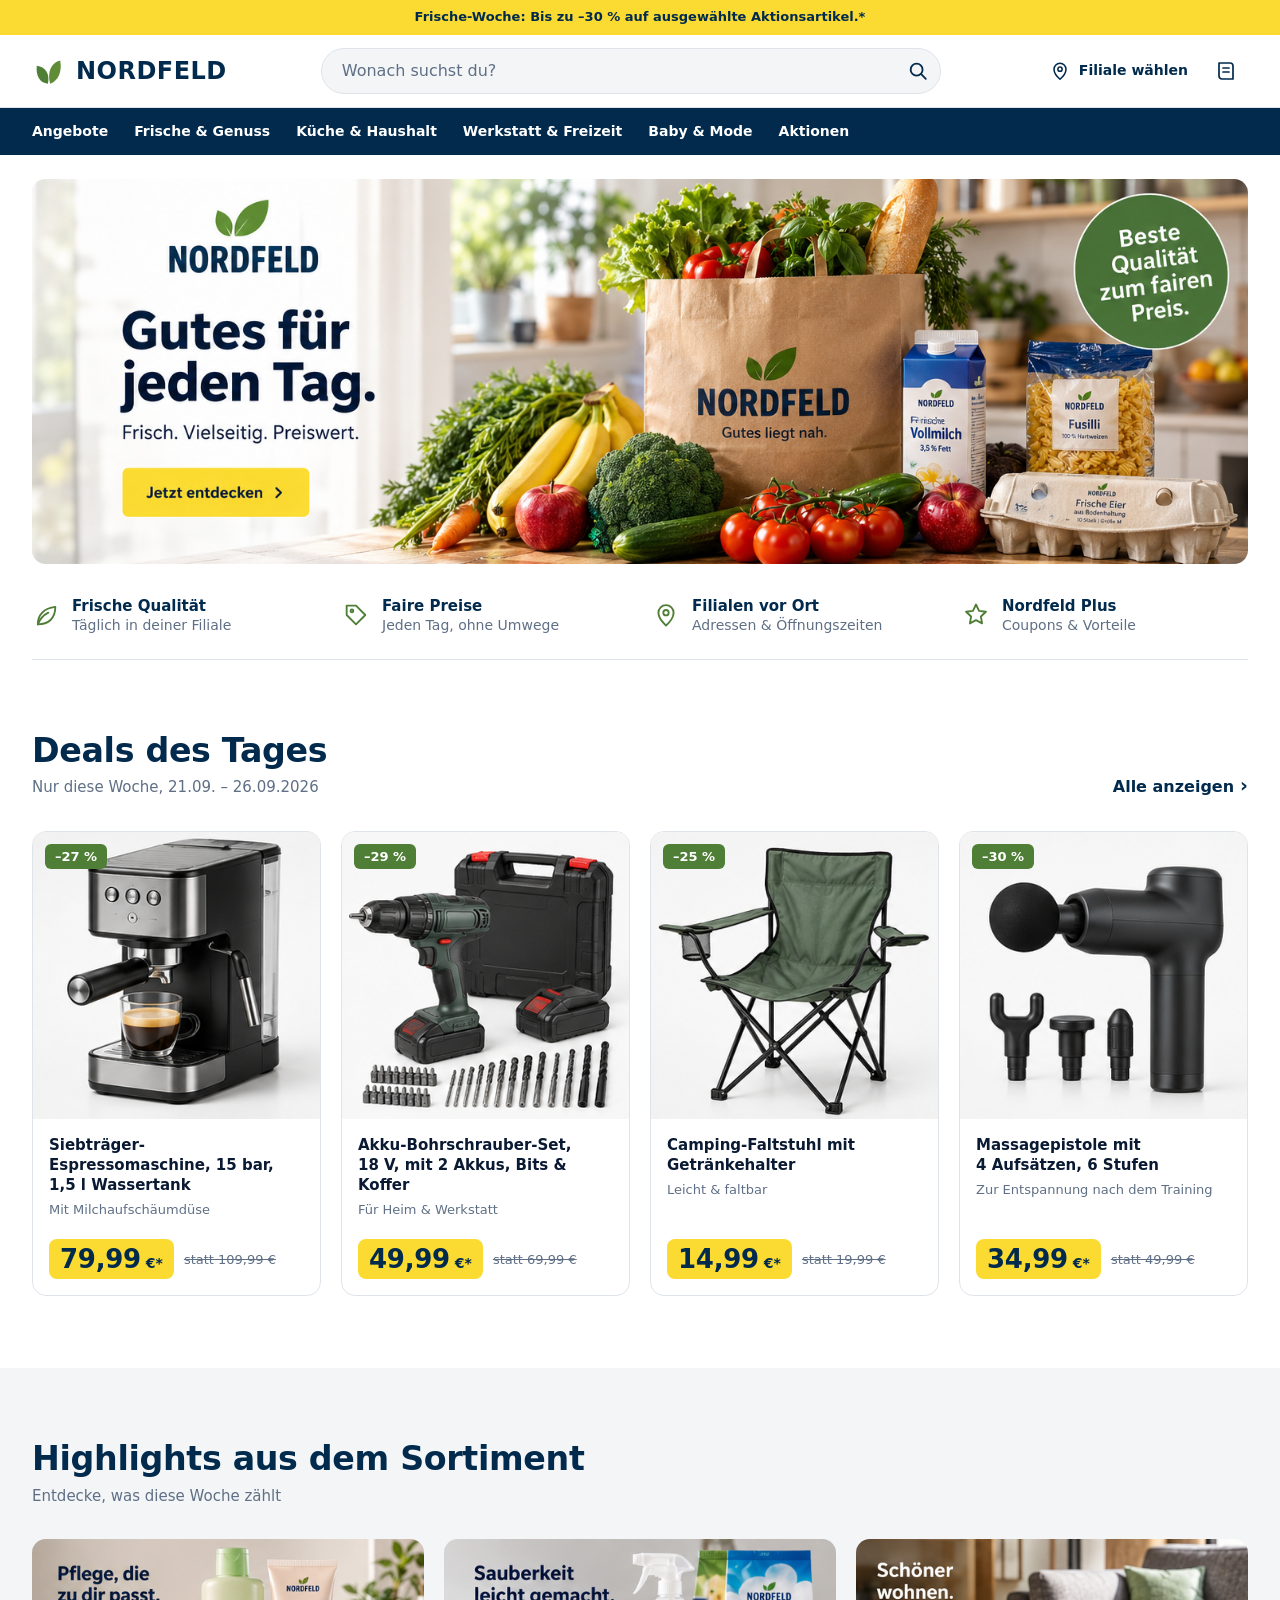
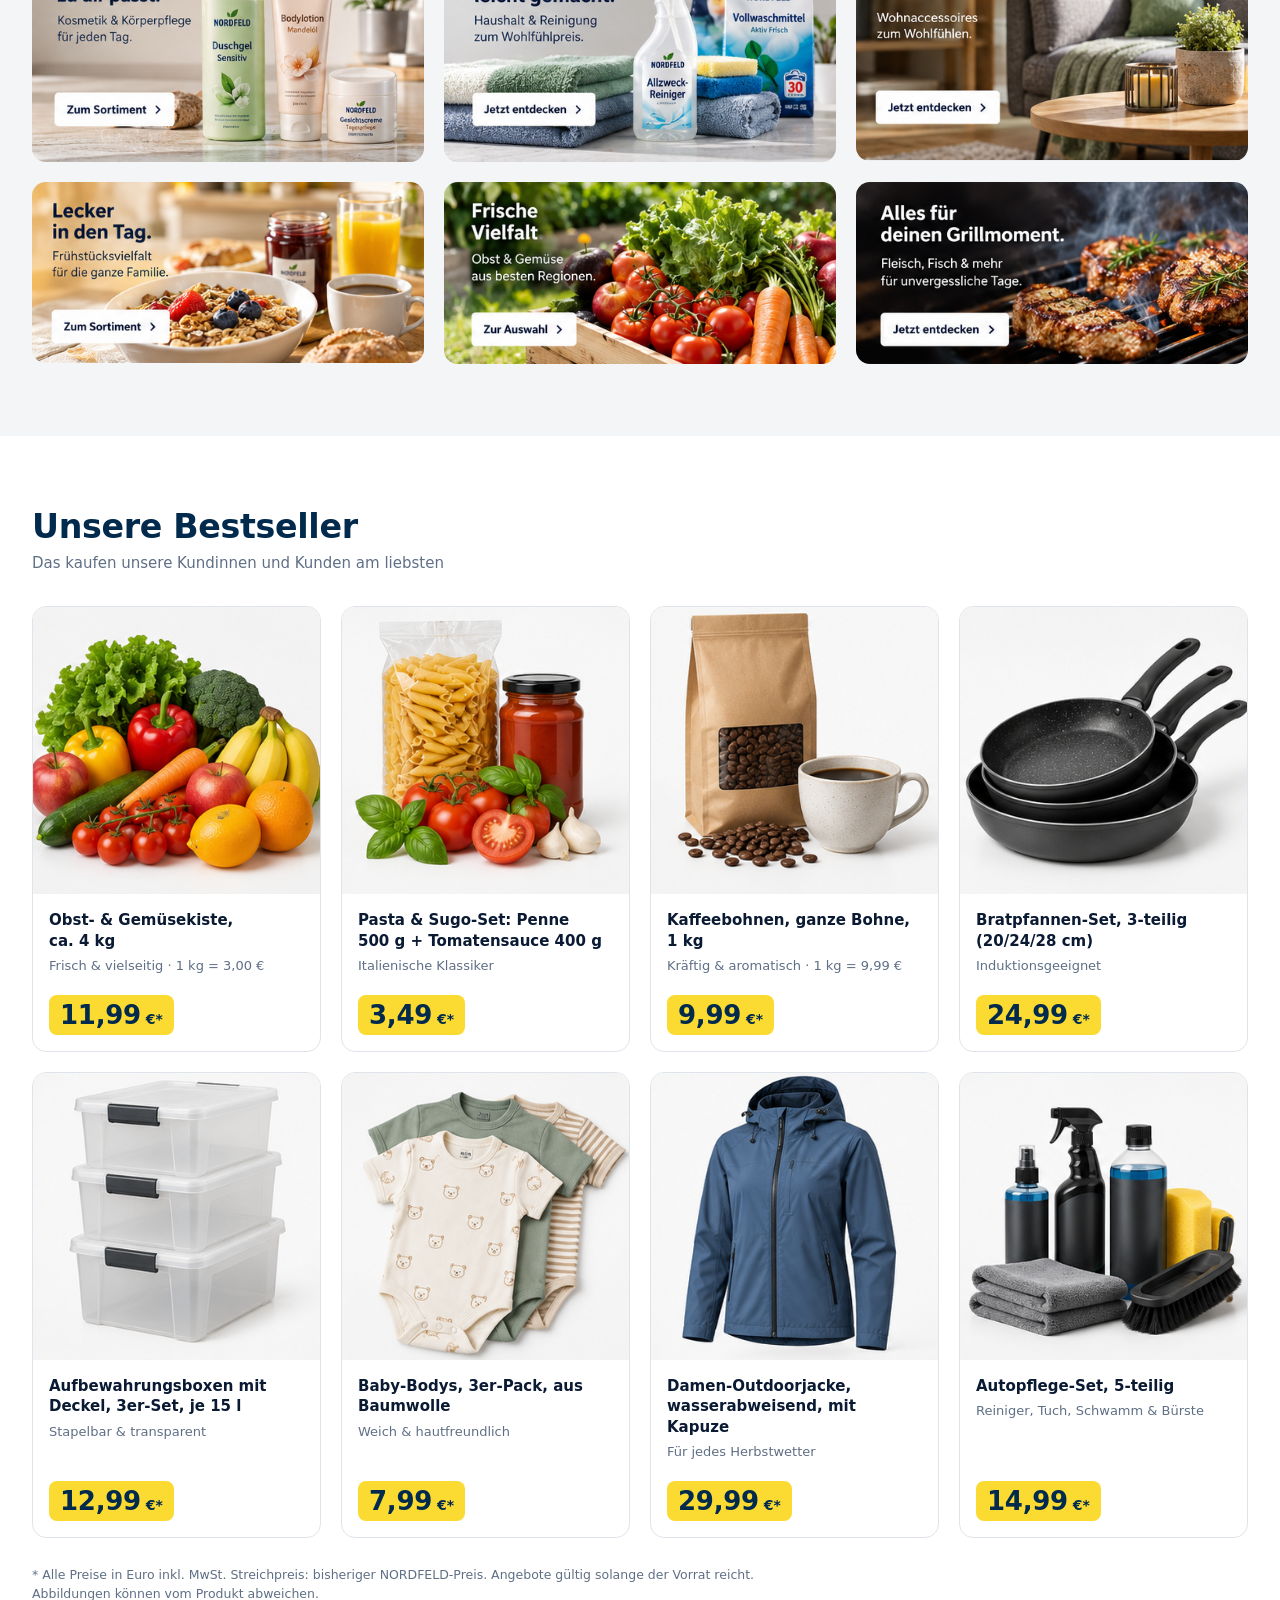
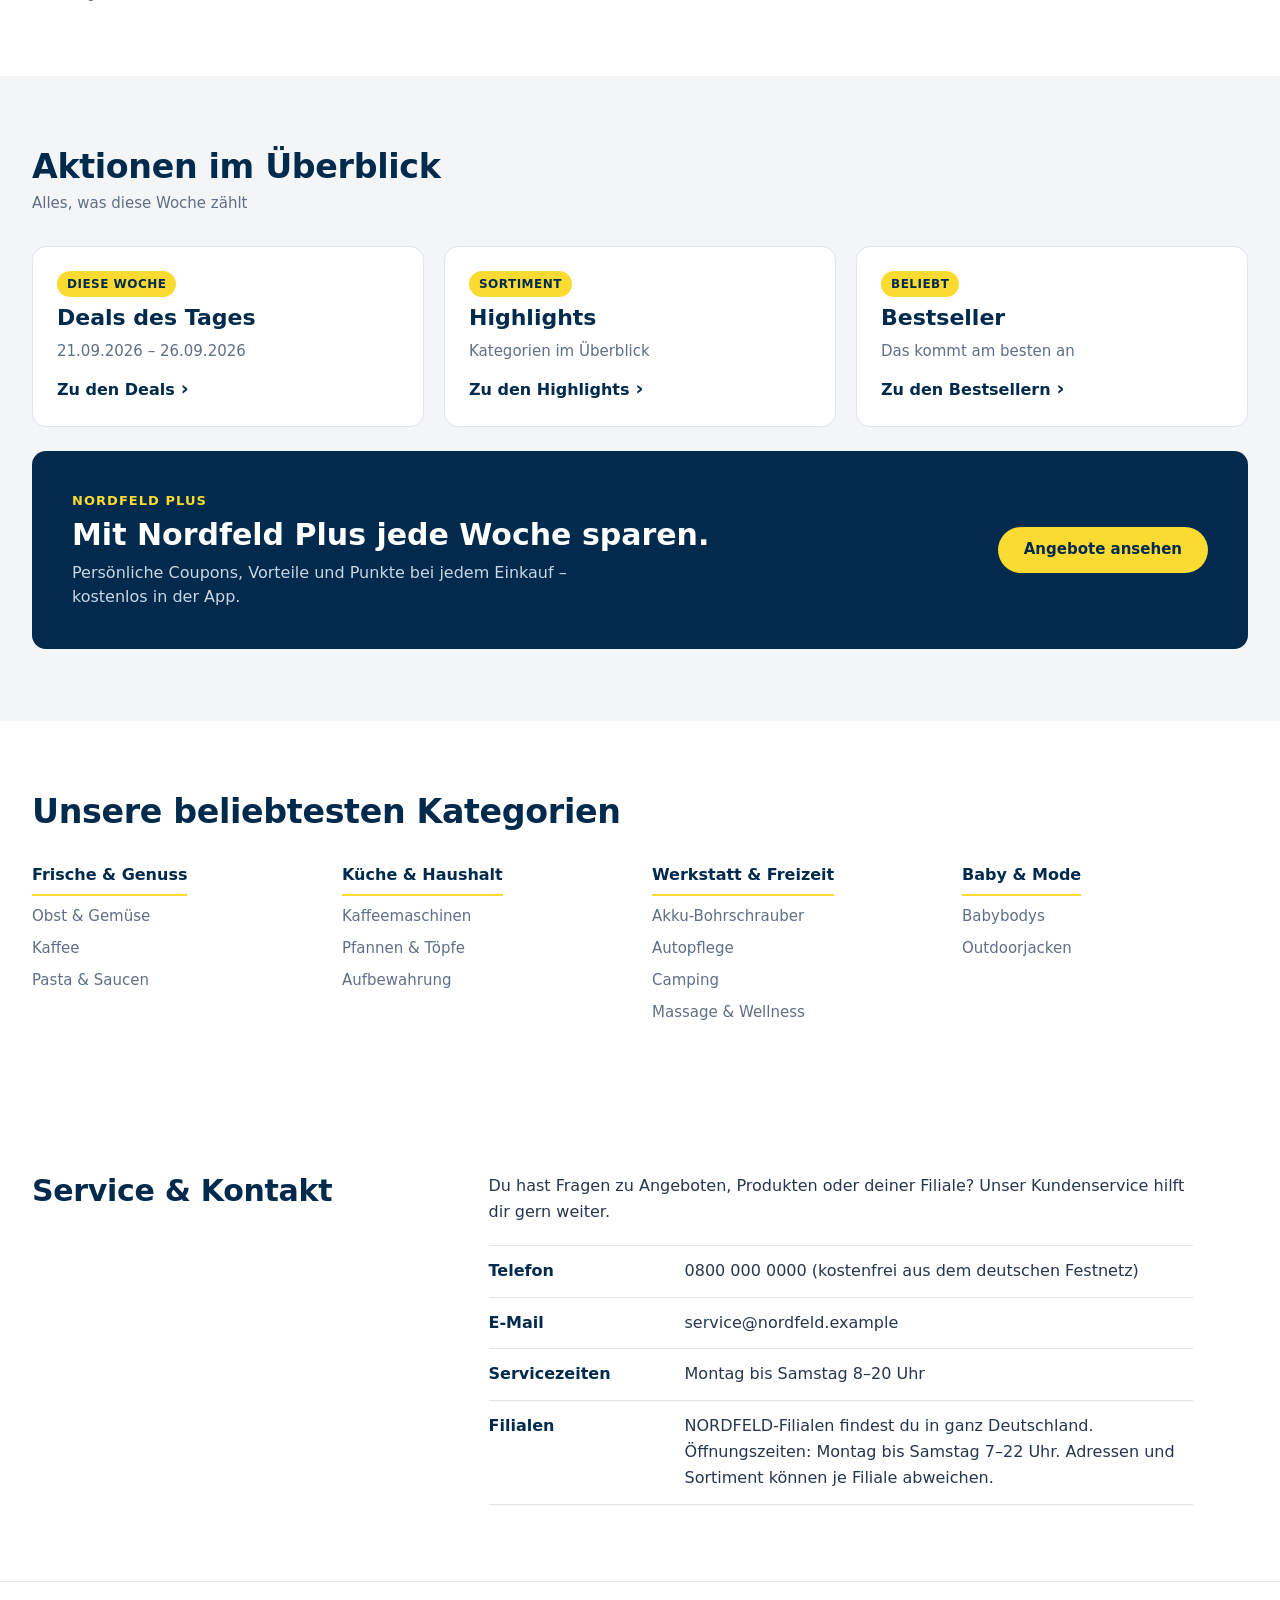
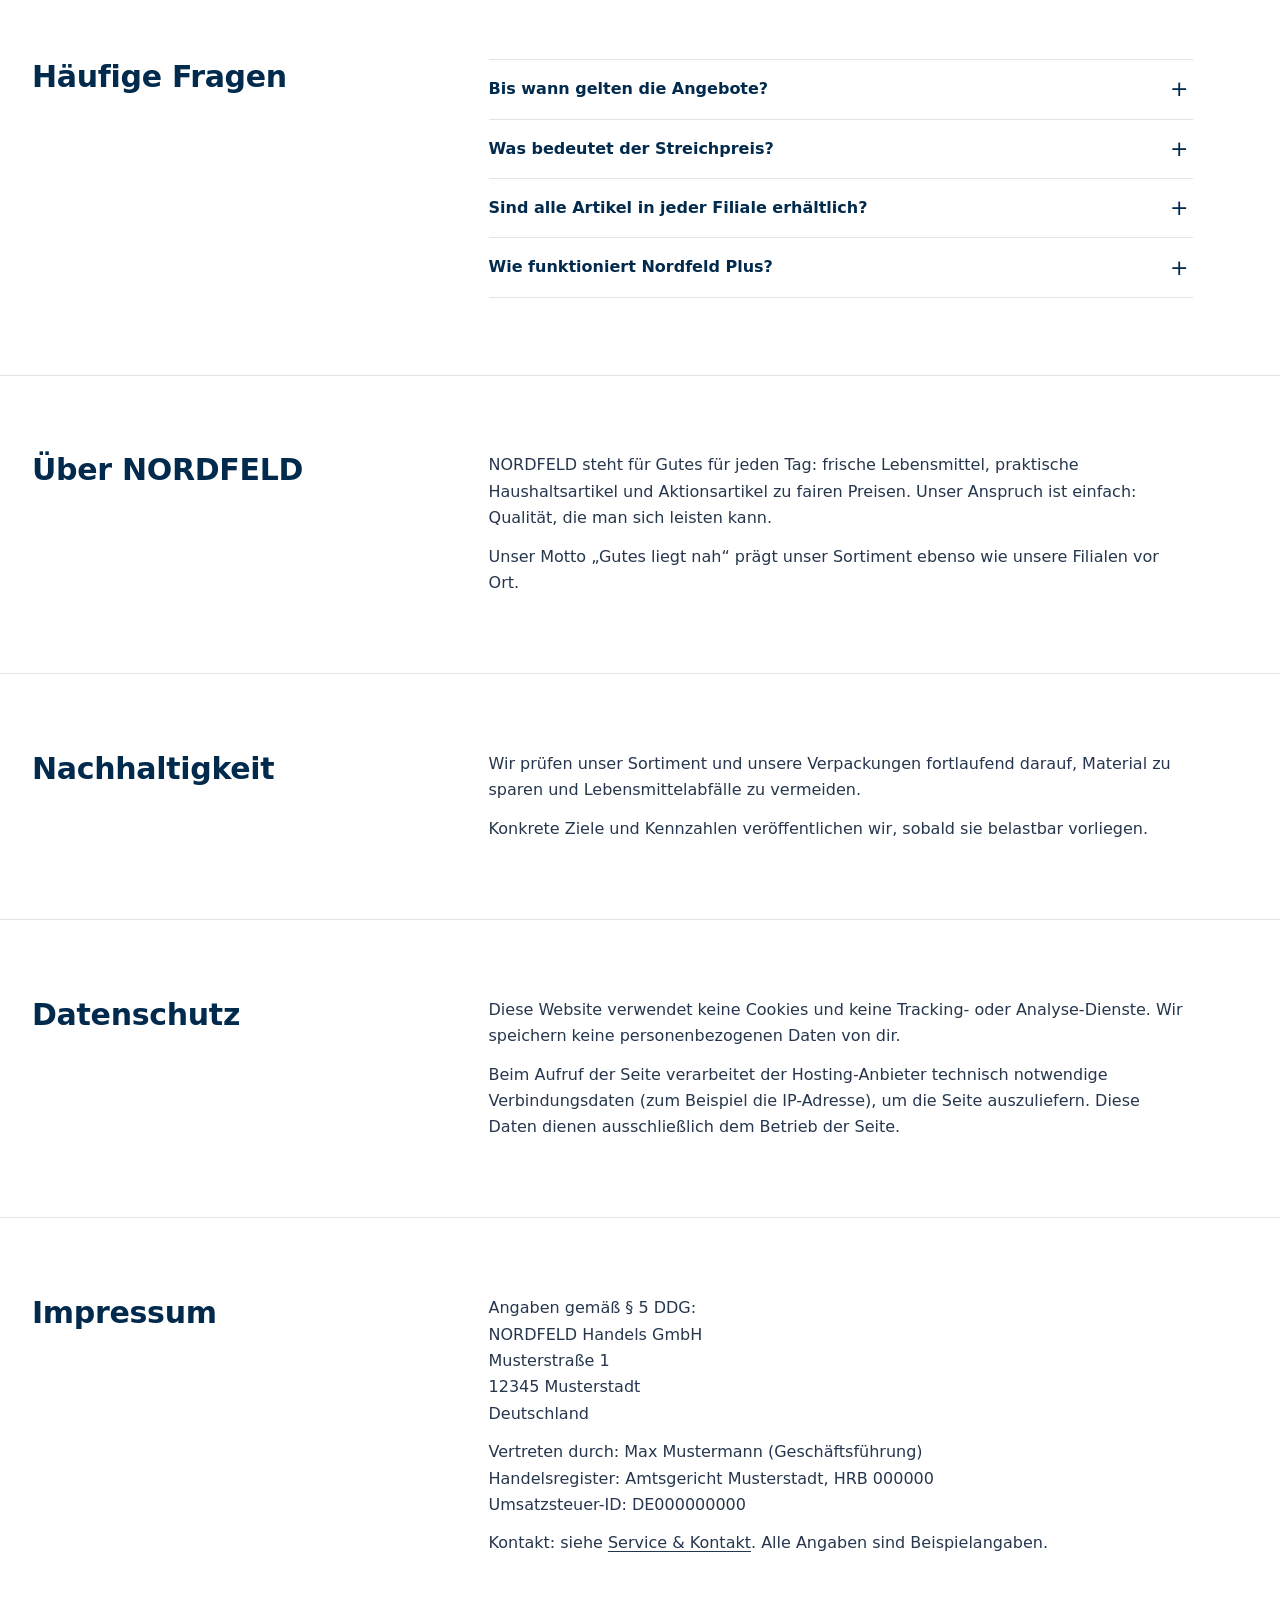
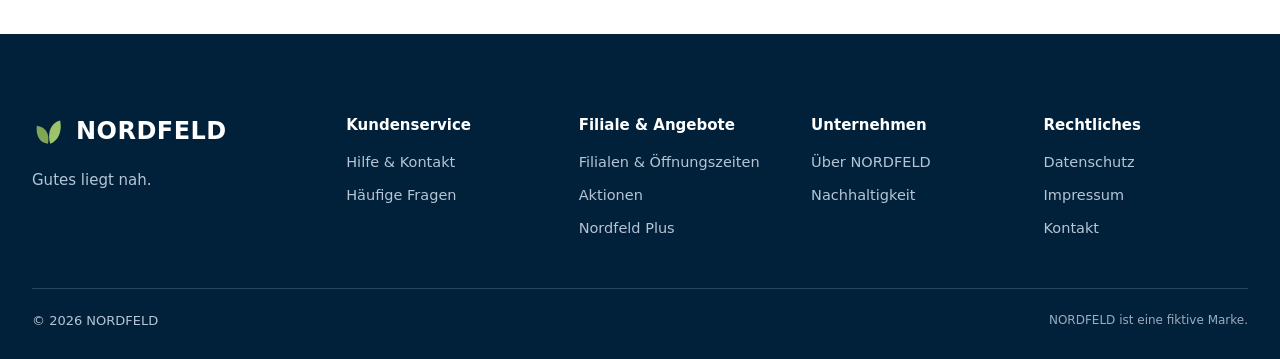
<file: ki-labels/nordfeld-site/index.html>
<!DOCTYPE html>
<html lang="de">
<head>
  <meta charset="utf-8">
  <meta name="viewport" content="width=device-width, initial-scale=1">
  <title>NORDFELD – Gutes für jeden Tag | Angebote der Woche</title>
  <meta name="description" content="NORDFELD: Frische, Vielfalt und faire Preise. Entdecke die Deals des Tages, aktuelle Wochenangebote und die Bestseller aus dem Sortiment.">
  <meta name="theme-color" content="#012a4d">
  <meta name="robots" content="noindex, nofollow">
  <link rel="icon" type="image/svg+xml" href="favicon.svg">
  <link rel="stylesheet" href="css/styles.css">

  <!-- Bedingung aus URL-Parameter und Bild-Komponente.
       Synchron geladen, damit das Label im selben Frame wie das Bild erscheint. -->
  <script src="js/condition.js"></script>
  <script src="js/experimental-image.js"></script>
</head>
<body>
  <a class="skip-link" href="#main">Zum Inhalt springen</a>

  <!-- A. INFOLEISTE -->
  <div class="topbar">
    <p>Frische-Woche: Bis zu –30&nbsp;% auf ausgewählte Aktionsartikel.*</p>
  </div>

  <!-- B. HEADER -->
  <header class="site-header" id="site-header">
    <div class="site-header__inner">
      <a class="brand" href="#top" aria-label="NORDFELD – zum Seitenanfang">
        <svg class="brand__mark" viewBox="0 0 32 32" width="34" height="34" aria-hidden="true">
          <path d="M15 28C7 27 3.5 20 4.5 11c8 1 12.500 7 10.500 17z" fill="#4f7f36"/>
          <path d="M17 28c8-3 11.500-12 9.500-22-8 2-12.500 10-9.500 22z" fill="#618c37"/>
        </svg>
        <span class="brand__name">NORDFELD</span>
      </a>

      <form class="search" role="search">
        <label class="visually-hidden" for="search-input">Suche</label>
        <input class="search__input" id="search-input" type="search" placeholder="Wonach suchst du?" autocomplete="off">
        <p class="search__msg" id="search-msg" role="status" hidden></p>
        <button class="search__btn" type="submit" aria-label="Suchen">
          <svg viewBox="0 0 24 24" width="22" height="22" fill="none" stroke="currentColor" stroke-width="2" stroke-linecap="round" aria-hidden="true"><circle cx="10.500" cy="10.500" r="6.500"/><path d="m15.500 15.500 5 5"/></svg>
        </button>
      </form>

      <div class="site-header__actions">
        <a class="icon-btn icon-btn--text" href="#service">
          <svg viewBox="0 0 24 24" width="22" height="22" fill="none" stroke="currentColor" stroke-width="1.700" stroke-linecap="round" stroke-linejoin="round" aria-hidden="true"><path d="M12 21s-6.500-5.700-6.500-11a6.500 6.500 0 0 1 13 0c0 5.300-6.500 11-6.500 11z"/><circle cx="12" cy="10" r="2.300"/></svg>
          <span>Filiale wählen</span>
        </a>
        <a class="icon-btn" href="#aktionen" aria-label="Aktionen im Überblick">
          <svg viewBox="0 0 24 24" width="24" height="24" fill="none" stroke="currentColor" stroke-width="1.700" stroke-linecap="round" stroke-linejoin="round" aria-hidden="true"><path d="M5 4h11a3 3 0 0 1 3 3v13H8a3 3 0 0 1-3-3z"/><path d="M9 9h6M9 13h6"/></svg>
        </a>
      </div>
    </div>
  </header>

  <nav class="catnav" aria-label="Kategorien">
    <ul class="catnav__list">
      <li><a href="#angebote">Angebote</a></li>
      <li><a href="#kat-frische">Frische &amp; Genuss</a></li>
      <li><a href="#kat-kueche">Küche &amp; Haushalt</a></li>
      <li><a href="#kat-werkstatt">Werkstatt &amp; Freizeit</a></li>
      <li><a href="#kat-baby">Baby &amp; Mode</a></li>
      <li><a href="#aktionen">Aktionen</a></li>
    </ul>
  </nav>

  <main id="main">

    <!-- C. HERO-BANNER (Text und Button sind Teil des Bildes) -->
    <section class="hero" id="top" aria-label="Aktuelles Angebot">
      <div class="container">
        <a class="banner banner--hero" href="#angebote">
          <experimental-image class="xi xi--hero">
            <img src="images/nordfeld/hero_weekly.png" width="1536" height="486"
                 alt="NORDFELD: Gutes für jeden Tag. Frisch, vielseitig, preiswert. Jetzt entdecken. Einkaufstasche mit frischem Obst und Gemüse, Milch, Nudeln und Eiern auf einem Küchentisch"
                 fetchpriority="high" decoding="async">
          </experimental-image>
        </a>
      </div>
    </section>

    <!-- D. VORTEILE -->
    <section class="usp" aria-label="Deine Vorteile">
      <div class="container">
        <ul class="usp__list">
          <li>
            <svg viewBox="0 0 24 24" width="28" height="28" fill="none" stroke="currentColor" stroke-width="1.600" stroke-linecap="round" stroke-linejoin="round" aria-hidden="true"><path d="M5 20c0-8 5-14 15-15 0 10-6 15-15 15z"/><path d="M5 20c2-5 5-8 9-10"/></svg>
            <span><strong>Frische Qualität</strong>Täglich in deiner Filiale</span>
          </li>
          <li>
            <svg viewBox="0 0 24 24" width="28" height="28" fill="none" stroke="currentColor" stroke-width="1.600" stroke-linecap="round" stroke-linejoin="round" aria-hidden="true"><path d="M20 12 12 20 4 12V4h8z"/><circle cx="8.500" cy="8.500" r="1.200"/></svg>
            <span><strong>Faire Preise</strong>Jeden Tag, ohne Umwege</span>
          </li>
          <li>
            <svg viewBox="0 0 24 24" width="28" height="28" fill="none" stroke="currentColor" stroke-width="1.600" stroke-linecap="round" stroke-linejoin="round" aria-hidden="true"><path d="M12 21s-6.500-5.700-6.500-11a6.500 6.500 0 0 1 13 0c0 5.300-6.500 11-6.500 11z"/><circle cx="12" cy="10" r="2.300"/></svg>
            <span><strong>Filialen vor Ort</strong>Adressen &amp; Öffnungszeiten</span>
          </li>
          <li>
            <svg viewBox="0 0 24 24" width="28" height="28" fill="none" stroke="currentColor" stroke-width="1.600" stroke-linecap="round" stroke-linejoin="round" aria-hidden="true"><path d="M12 3l2.600 5.400 5.900.8-4.300 4.100 1 5.900L12 16.400 6.800 19.200l1-5.900L3.500 9.200l5.900-.8z"/></svg>
            <span><strong>Nordfeld Plus</strong>Coupons &amp; Vorteile</span>
          </li>
        </ul>
      </div>
    </section>

    <!-- E. DEALS DES TAGES -->
    <section class="section" id="angebote" aria-labelledby="deals-title">
      <div class="container">
        <div class="section-head reveal">
          <div>
            <h2 class="h2" id="deals-title">Deals des Tages</h2>
            <p class="section-head__sub">Nur diese Woche, 21.09. – 26.09.2026</p>
          </div>
          <a class="more" href="#bestseller">Alle anzeigen</a>
        </div>

        <ul class="products products--deals">
          <li>
            <article class="card" id="produkt-espresso">
              <div class="card__media">
                <experimental-image class="xi xi--product">
                  <img src="images/nordfeld/product_espresso_machine.png" width="358" height="360"
                       alt="Siebträger-Espressomaschine in Schwarz und Edelstahl mit gefüllter Espressotasse"
                       loading="lazy" decoding="async">
                </experimental-image>
                <span class="badge">–27&nbsp;%</span>
              </div>
              <div class="card__body">
                <h3 class="card__title">Siebträger-Espressomaschine, 15&nbsp;bar, 1,5&nbsp;l Wassertank</h3>
                <p class="card__desc">Mit Milchaufschäumdüse</p>
                <div class="card__foot">
                  <span class="price">79,99<small>&nbsp;€*</small></span>
                  <span class="price-old">statt 109,99&nbsp;€</span>
                </div>
              </div>
            </article>
          </li>
          <li>
            <article class="card" id="produkt-drill">
              <div class="card__media">
                <experimental-image class="xi xi--product">
                  <img src="images/nordfeld/product_drill.png" width="360" height="360"
                       alt="Akku-Bohrschrauber in Grün und Schwarz mit Koffer, Ersatzakku, Bohrern und Bits"
                       loading="lazy" decoding="async">
                </experimental-image>
                <span class="badge">–29&nbsp;%</span>
              </div>
              <div class="card__body">
                <h3 class="card__title">Akku-Bohrschrauber-Set, 18&nbsp;V, mit 2&nbsp;Akkus, Bits &amp; Koffer</h3>
                <p class="card__desc">Für Heim &amp; Werkstatt</p>
                <div class="card__foot">
                  <span class="price">49,99<small>&nbsp;€*</small></span>
                  <span class="price-old">statt 69,99&nbsp;€</span>
                </div>
              </div>
            </article>
          </li>
          <li>
            <article class="card" id="produkt-chair">
              <div class="card__media">
                <experimental-image class="xi xi--product">
                  <img src="images/nordfeld/product_camping_chair.png" width="358" height="358"
                       alt="Grüner Camping-Faltstuhl mit schwarzem Gestell und Getränkehalter"
                       loading="lazy" decoding="async">
                </experimental-image>
                <span class="badge">–25&nbsp;%</span>
              </div>
              <div class="card__body">
                <h3 class="card__title">Camping-Faltstuhl mit Getränkehalter</h3>
                <p class="card__desc">Leicht &amp; faltbar</p>
                <div class="card__foot">
                  <span class="price">14,99<small>&nbsp;€*</small></span>
                  <span class="price-old">statt 19,99&nbsp;€</span>
                </div>
              </div>
            </article>
          </li>
          <li>
            <article class="card" id="produkt-massage">
              <div class="card__media">
                <experimental-image class="xi xi--product">
                  <img src="images/nordfeld/product_massage_gun.png" width="360" height="358"
                       alt="Schwarze Massagepistole mit vier Aufsätzen"
                       loading="lazy" decoding="async">
                </experimental-image>
                <span class="badge">–30&nbsp;%</span>
              </div>
              <div class="card__body">
                <h3 class="card__title">Massagepistole mit 4&nbsp;Aufsätzen, 6&nbsp;Stufen</h3>
                <p class="card__desc">Zur Entspannung nach dem Training</p>
                <div class="card__foot">
                  <span class="price">34,99<small>&nbsp;€*</small></span>
                  <span class="price-old">statt 49,99&nbsp;€</span>
                </div>
              </div>
            </article>
          </li>
        </ul>
      </div>
    </section>

    <!-- F. HIGHLIGHTS AUS DEM SORTIMENT (Kategorie-Banner) -->
    <section class="section section--grey" id="sortiment" aria-labelledby="highlights-title">
      <div class="container">
        <div class="section-head reveal">
          <div>
            <h2 class="h2" id="highlights-title">Highlights aus dem Sortiment</h2>
            <p class="section-head__sub">Entdecke, was diese Woche zählt</p>
          </div>
        </div>

        <ul class="banners">
          <li>
            <a class="banner" href="#kategorien">
              <experimental-image class="xi xi--tall xi--care">
                <img src="images/nordfeld/category_care.png" width="505" height="287"
                     alt="Pflege, die zu dir passt. Kosmetik und Körperpflege für jeden Tag. Duschgel, Bodylotion und Gesichtscreme von NORDFELD. Zum Sortiment"
                     loading="lazy" decoding="async">
              </experimental-image>
            </a>
          </li>
          <li>
            <a class="banner" href="#kategorien">
              <experimental-image class="xi xi--tall xi--cleaning">
                <img src="images/nordfeld/category_cleaning.png" width="505" height="287"
                     alt="Sauberkeit leicht gemacht. Haushalt und Reinigung zum Wohlfühlpreis. Allzweckreiniger, Vollwaschmittel und Putztücher. Jetzt entdecken"
                     loading="lazy" decoding="async">
              </experimental-image>
            </a>
          </li>
          <li>
            <a class="banner" href="#produkt-boxes">
              <experimental-image class="xi xi--tall xi--living">
                <img src="images/nordfeld/category_living.png" width="508" height="287"
                     alt="Schöner wohnen. Wohnaccessoires zum Wohlfühlen. Sofa mit Kissen, Couchtisch, Kerze und Zimmerpflanze. Jetzt entdecken"
                     loading="lazy" decoding="async">
              </experimental-image>
            </a>
          </li>
          <li>
            <a class="banner" href="#produkt-coffee">
              <experimental-image class="xi xi--short xi--breakfast">
                <img src="images/nordfeld/category_breakfast.png" width="508" height="234"
                     alt="Lecker in den Tag. Frühstücksvielfalt für die ganze Familie. Müsli mit Beeren, Marmelade, Orangensaft und Kaffee. Zum Sortiment"
                     loading="lazy" decoding="async">
              </experimental-image>
            </a>
          </li>
          <li>
            <a class="banner" href="#produkt-fresh">
              <experimental-image class="xi xi--short xi--fresh">
                <img src="images/nordfeld/category_fresh.png" width="505" height="234"
                     alt="Frische Vielfalt. Obst und Gemüse aus besten Regionen. Holzkiste mit Tomaten, Möhren und Salat. Zur Auswahl"
                     loading="lazy" decoding="async">
              </experimental-image>
            </a>
          </li>
          <li>
            <a class="banner" href="#kategorien">
              <experimental-image class="xi xi--short xi--grill">
                <img src="images/nordfeld/category_grill.png" width="505" height="234"
                     alt="Alles für deinen Grillmoment. Fleisch, Fisch und mehr für unvergessliche Tage. Grillfleisch mit Rosmarin auf dem Rost. Jetzt entdecken"
                     loading="lazy" decoding="async">
              </experimental-image>
            </a>
          </li>
        </ul>
      </div>
    </section>

    <!-- G. BESTSELLER -->
    <section class="section" id="bestseller" aria-labelledby="best-title">
      <div class="container">
        <div class="section-head reveal">
          <div>
            <h2 class="h2" id="best-title">Unsere Bestseller</h2>
            <p class="section-head__sub">Das kaufen unsere Kundinnen und Kunden am liebsten</p>
          </div>
        </div>

        <ul class="products">
          <li>
            <article class="card" id="produkt-fresh">
              <div class="card__media">
                <experimental-image class="xi xi--product">
                  <img src="images/nordfeld/product_fresh_produce.png" width="360" height="360"
                       alt="Frisches Obst und Gemüse: Salat, Brokkoli, Paprika, Tomaten, Äpfel, Möhren, Bananen und Orangen"
                       loading="lazy" decoding="async">
                </experimental-image>
              </div>
              <div class="card__body">
                <h3 class="card__title">Obst- &amp; Gemüsekiste, ca.&nbsp;4&nbsp;kg</h3>
                <p class="card__desc">Frisch &amp; vielseitig · 1&nbsp;kg = 3,00&nbsp;€</p>
                <div class="card__foot">
                  <span class="price">11,99<small>&nbsp;€*</small></span>
                </div>
              </div>
            </article>
          </li>
          <li>
            <article class="card" id="produkt-pasta">
              <div class="card__media">
                <experimental-image class="xi xi--product">
                  <img src="images/nordfeld/product_italian_pantry.png" width="358" height="360"
                       alt="Penne in Folienbeutel, Glas Tomatensauce, Tomaten, Basilikum und Knoblauch"
                       loading="lazy" decoding="async">
                </experimental-image>
              </div>
              <div class="card__body">
                <h3 class="card__title">Pasta &amp; Sugo-Set: Penne 500&nbsp;g + Tomatensauce 400&nbsp;g</h3>
                <p class="card__desc">Italienische Klassiker</p>
                <div class="card__foot">
                  <span class="price">3,49<small>&nbsp;€*</small></span>
                </div>
              </div>
            </article>
          </li>
          <li>
            <article class="card" id="produkt-coffee">
              <div class="card__media">
                <experimental-image class="xi xi--product">
                  <img src="images/nordfeld/product_coffee.png" width="358" height="360"
                       alt="Kaffeebohnen in einer Papiertüte mit Sichtfenster neben einer Tasse Kaffee"
                       loading="lazy" decoding="async">
                </experimental-image>
              </div>
              <div class="card__body">
                <h3 class="card__title">Kaffeebohnen, ganze Bohne, 1&nbsp;kg</h3>
                <p class="card__desc">Kräftig &amp; aromatisch · 1&nbsp;kg = 9,99&nbsp;€</p>
                <div class="card__foot">
                  <span class="price">9,99<small>&nbsp;€*</small></span>
                </div>
              </div>
            </article>
          </li>
          <li>
            <article class="card" id="produkt-pans">
              <div class="card__media">
                <experimental-image class="xi xi--product">
                  <img src="images/nordfeld/product_frying_pans.png" width="358" height="360"
                       alt="Drei schwarze Bratpfannen in verschiedenen Größen, ineinander gestellt"
                       loading="lazy" decoding="async">
                </experimental-image>
              </div>
              <div class="card__body">
                <h3 class="card__title">Bratpfannen-Set, 3-teilig (20/24/28&nbsp;cm)</h3>
                <p class="card__desc">Induktionsgeeignet</p>
                <div class="card__foot">
                  <span class="price">24,99<small>&nbsp;€*</small></span>
                </div>
              </div>
            </article>
          </li>
          <li>
            <article class="card" id="produkt-boxes">
              <div class="card__media">
                <experimental-image class="xi xi--product">
                  <img src="images/nordfeld/product_storage_boxes.png" width="360" height="360"
                       alt="Drei gestapelte transparente Aufbewahrungsboxen mit Deckel und Klappverschluss"
                       loading="lazy" decoding="async">
                </experimental-image>
              </div>
              <div class="card__body">
                <h3 class="card__title">Aufbewahrungsboxen mit Deckel, 3er-Set, je 15&nbsp;l</h3>
                <p class="card__desc">Stapelbar &amp; transparent</p>
                <div class="card__foot">
                  <span class="price">12,99<small>&nbsp;€*</small></span>
                </div>
              </div>
            </article>
          </li>
          <li>
            <article class="card" id="produkt-baby">
              <div class="card__media">
                <experimental-image class="xi xi--product">
                  <img src="images/nordfeld/product_baby_bodysuits.png" width="360" height="360"
                       alt="Drei Baby-Bodys: einer mit Bärchenmuster, einer in Salbeigrün und einer gestreift"
                       loading="lazy" decoding="async">
                </experimental-image>
              </div>
              <div class="card__body">
                <h3 class="card__title">Baby-Bodys, 3er-Pack, aus Baumwolle</h3>
                <p class="card__desc">Weich &amp; hautfreundlich</p>
                <div class="card__foot">
                  <span class="price">7,99<small>&nbsp;€*</small></span>
                </div>
              </div>
            </article>
          </li>
          <li>
            <article class="card" id="produkt-jacket">
              <div class="card__media">
                <experimental-image class="xi xi--product">
                  <img src="images/nordfeld/product_outdoor_jacket.png" width="360" height="358"
                       alt="Blaue Damen-Outdoorjacke mit Kapuze und Reißverschluss"
                       loading="lazy" decoding="async">
                </experimental-image>
              </div>
              <div class="card__body">
                <h3 class="card__title">Damen-Outdoorjacke, wasserabweisend, mit Kapuze</h3>
                <p class="card__desc">Für jedes Herbstwetter</p>
                <div class="card__foot">
                  <span class="price">29,99<small>&nbsp;€*</small></span>
                </div>
              </div>
            </article>
          </li>
          <li>
            <article class="card" id="produkt-carcare">
              <div class="card__media">
                <experimental-image class="xi xi--product">
                  <img src="images/nordfeld/product_car_care.png" width="358" height="358"
                       alt="Autopflege-Set mit Sprühflaschen, Mikrofasertuch, Schwamm und Bürste"
                       loading="lazy" decoding="async">
                </experimental-image>
              </div>
              <div class="card__body">
                <h3 class="card__title">Autopflege-Set, 5-teilig</h3>
                <p class="card__desc">Reiniger, Tuch, Schwamm &amp; Bürste</p>
                <div class="card__foot">
                  <span class="price">14,99<small>&nbsp;€*</small></span>
                </div>
              </div>
            </article>
          </li>
        </ul>

        <p class="fineprint">* Alle Preise in Euro inkl. MwSt. Streichpreis: bisheriger NORDFELD-Preis. Angebote gültig solange der Vorrat reicht. Abbildungen können vom Produkt abweichen.</p>
      </div>
    </section>

    <!-- H. PROSPEKTE + NORDFELD PLUS -->
    <section class="section section--grey" id="aktionen" aria-labelledby="flyer-title">
      <div class="container">
        <div class="section-head reveal">
          <div>
            <h2 class="h2" id="flyer-title">Aktionen im Überblick</h2>
            <p class="section-head__sub">Alles, was diese Woche zählt</p>
          </div>
        </div>

        <ul class="flyers">
          <li class="flyer reveal">
            <span class="flyer__tag">Diese Woche</span>
            <h3 class="h3">Deals des Tages</h3>
            <p class="flyer__date">21.09.2026 – 26.09.2026</p>
            <a class="more" href="#angebote">Zu den Deals</a>
          </li>
          <li class="flyer reveal">
            <span class="flyer__tag">Sortiment</span>
            <h3 class="h3">Highlights</h3>
            <p class="flyer__date">Kategorien im Überblick</p>
            <a class="more" href="#sortiment">Zu den Highlights</a>
          </li>
          <li class="flyer reveal">
            <span class="flyer__tag">Beliebt</span>
            <h3 class="h3">Bestseller</h3>
            <p class="flyer__date">Das kommt am besten an</p>
            <a class="more" href="#bestseller">Zu den Bestsellern</a>
          </li>
        </ul>

        <div class="plus reveal" id="plus">
          <div>
            <p class="plus__eyebrow">Nordfeld Plus</p>
            <h3 class="plus__title">Mit Nordfeld Plus jede Woche sparen.</h3>
            <p class="plus__text">Persönliche Coupons, Vorteile und Punkte bei jedem Einkauf – kostenlos in der App.</p>
          </div>
          <a class="btn btn--yellow" href="#angebote">Angebote ansehen</a>
        </div>
      </div>
    </section>

    <!-- I. BELIEBTE KATEGORIEN -->
    <section class="section" id="kategorien" aria-labelledby="cats-title">
      <div class="container">
        <div class="section-head reveal">
          <h2 class="h2" id="cats-title">Unsere beliebtesten Kategorien</h2>
        </div>

        <div class="catlinks">
          <div class="catlinks__col reveal" id="kat-frische">
            <h3 class="h4">Frische &amp; Genuss</h3>
            <ul>
              <li><a href="#produkt-fresh">Obst &amp; Gemüse</a></li>
              <li><a href="#produkt-coffee">Kaffee</a></li>
              <li><a href="#produkt-pasta">Pasta &amp; Saucen</a></li>
            </ul>
          </div>
          <div class="catlinks__col reveal" id="kat-kueche">
            <h3 class="h4">Küche &amp; Haushalt</h3>
            <ul>
              <li><a href="#produkt-espresso">Kaffeemaschinen</a></li>
              <li><a href="#produkt-pans">Pfannen &amp; Töpfe</a></li>
              <li><a href="#produkt-boxes">Aufbewahrung</a></li>
            </ul>
          </div>
          <div class="catlinks__col reveal" id="kat-werkstatt">
            <h3 class="h4">Werkstatt &amp; Freizeit</h3>
            <ul>
              <li><a href="#produkt-drill">Akku-Bohrschrauber</a></li>
              <li><a href="#produkt-carcare">Autopflege</a></li>
              <li><a href="#produkt-chair">Camping</a></li>
              <li><a href="#produkt-massage">Massage &amp; Wellness</a></li>
            </ul>
          </div>
          <div class="catlinks__col reveal" id="kat-baby">
            <h3 class="h4">Baby &amp; Mode</h3>
            <ul>
              <li><a href="#produkt-baby">Babybodys</a></li>
              <li><a href="#produkt-jacket">Outdoorjacken</a></li>
            </ul>
          </div>
        </div>
      </div>
    </section>
    <!-- INFO-BEREICH (Service, Fragen, Unternehmen, Rechtliches) -->
    <div class="info-area">
    <section class="info-block" id="service" aria-labelledby="service-title">
      <div class="container info-block__grid">
        <h2 class="info-block__title" id="service-title">Service &amp; Kontakt</h2>
        <div class="info-block__body">
          <p>Du hast Fragen zu Angeboten, Produkten oder deiner Filiale? Unser Kundenservice hilft dir gern weiter.</p>
          <dl class="info-list">
            <div><dt>Telefon</dt><dd>0800 000 0000 (kostenfrei aus dem deutschen Festnetz)</dd></div>
            <div><dt>E-Mail</dt><dd>service@nordfeld.example</dd></div>
            <div><dt>Servicezeiten</dt><dd>Montag bis Samstag 8–20 Uhr</dd></div>
            <div><dt>Filialen</dt><dd>NORDFELD-Filialen findest du in ganz Deutschland. Öffnungszeiten: Montag bis Samstag 7–22 Uhr. Adressen und Sortiment können je Filiale abweichen.</dd></div>
          </dl>
        </div>
      </div>
    </section>

    <section class="info-block" id="faq" aria-labelledby="faq-title">
      <div class="container info-block__grid">
        <h2 class="info-block__title" id="faq-title">Häufige Fragen</h2>
        <div class="info-block__body">
          <div class="faq">
            <details>
              <summary>Bis wann gelten die Angebote?</summary>
              <p>Die Deals des Tages gelten vom 21.09. bis 26.09.2026, solange der Vorrat reicht.</p>
            </details>
            <details>
              <summary>Was bedeutet der Streichpreis?</summary>
              <p>Der Streichpreis ist der bisherige NORDFELD-Preis des Artikels. Alle Preise verstehen sich in Euro inklusive Mehrwertsteuer.</p>
            </details>
            <details>
              <summary>Sind alle Artikel in jeder Filiale erhältlich?</summary>
              <p>Das Sortiment kann je Filiale abweichen. Aktionsartikel sind nur solange der Vorrat reicht verfügbar.</p>
            </details>
            <details>
              <summary>Wie funktioniert Nordfeld Plus?</summary>
              <p>Mit Nordfeld Plus sammelst du in der App Punkte und erhältst persönliche Coupons für deinen nächsten Einkauf.</p>
            </details>
          </div>
        </div>
      </div>
    </section>

    <section class="info-block" id="ueber-uns" aria-labelledby="ueber-uns-title">
      <div class="container info-block__grid">
        <h2 class="info-block__title" id="ueber-uns-title">Über NORDFELD</h2>
        <div class="info-block__body">
          <p>NORDFELD steht für Gutes für jeden Tag: frische Lebensmittel, praktische Haushaltsartikel und Aktionsartikel zu fairen Preisen. Unser Anspruch ist einfach: Qualität, die man sich leisten kann.</p>
          <p>Unser Motto „Gutes liegt nah“ prägt unser Sortiment ebenso wie unsere Filialen vor Ort.</p>
        </div>
      </div>
    </section>

    <section class="info-block" id="nachhaltigkeit" aria-labelledby="nachhaltigkeit-title">
      <div class="container info-block__grid">
        <h2 class="info-block__title" id="nachhaltigkeit-title">Nachhaltigkeit</h2>
        <div class="info-block__body">
          <p>Wir prüfen unser Sortiment und unsere Verpackungen fortlaufend darauf, Material zu sparen und Lebensmittelabfälle zu vermeiden.</p>
          <p>Konkrete Ziele und Kennzahlen veröffentlichen wir, sobald sie belastbar vorliegen.</p>
        </div>
      </div>
    </section>

    <section class="info-block" id="datenschutz" aria-labelledby="datenschutz-title">
      <div class="container info-block__grid">
        <h2 class="info-block__title" id="datenschutz-title">Datenschutz</h2>
        <div class="info-block__body">
          <p>Diese Website verwendet keine Cookies und keine Tracking- oder Analyse-Dienste. Wir speichern keine personenbezogenen Daten von dir.</p>
          <p>Beim Aufruf der Seite verarbeitet der Hosting-Anbieter technisch notwendige Verbindungsdaten (zum Beispiel die IP-Adresse), um die Seite auszuliefern. Diese Daten dienen ausschließlich dem Betrieb der Seite.</p>
        </div>
      </div>
    </section>

    <section class="info-block" id="impressum" aria-labelledby="impressum-title">
      <div class="container info-block__grid">
        <h2 class="info-block__title" id="impressum-title">Impressum</h2>
        <div class="info-block__body">
          <p>Angaben gemäß § 5 DDG:<br>NORDFELD Handels GmbH<br>Musterstraße 1<br>12345 Musterstadt<br>Deutschland</p>
          <p>Vertreten durch: Max Mustermann (Geschäftsführung)<br>Handelsregister: Amtsgericht Musterstadt, HRB 000000<br>Umsatzsteuer-ID: DE000000000</p>
          <p>Kontakt: siehe <a href="#service">Service &amp; Kontakt</a>. Alle Angaben sind Beispielangaben.</p>
        </div>
      </div>
    </section>
    </div>
  </main>

  <!-- J. FOOTER -->
  <footer class="site-footer">
    <div class="container">
      <div class="footer__grid">
        <div class="footer__brand">
          <a class="brand brand--footer" href="#top" aria-label="NORDFELD – zum Seitenanfang">
            <svg class="brand__mark" viewBox="0 0 32 32" width="34" height="34" aria-hidden="true">
              <path d="M15 28C7 27 3.500 20 4.500 11c8 1 12.500 7 10.500 17z" fill="#7fa653"/>
              <path d="M17 28c8-3 11.500-12 9.500-22-8 2-12.500 10-9.500 22z" fill="#9dc46a"/>
            </svg>
            <span class="brand__name">NORDFELD</span>
          </a>
          <p class="footer__claim">Gutes liegt nah.</p>
        </div>

        <nav class="footer__col" aria-labelledby="f-service">
          <h2 class="footer__title" id="f-service">Kundenservice</h2>
          <ul>
            <li><a href="#service">Hilfe &amp; Kontakt</a></li>
            <li><a href="#faq">Häufige Fragen</a></li>
          </ul>
        </nav>

        <nav class="footer__col" aria-labelledby="f-filiale">
          <h2 class="footer__title" id="f-filiale">Filiale &amp; Angebote</h2>
          <ul>
            <li><a href="#service">Filialen &amp; Öffnungszeiten</a></li>
            <li><a href="#aktionen">Aktionen</a></li>
            <li><a href="#plus">Nordfeld Plus</a></li>
          </ul>
        </nav>

        <nav class="footer__col" aria-labelledby="f-unternehmen">
          <h2 class="footer__title" id="f-unternehmen">Unternehmen</h2>
          <ul>
            <li><a href="#ueber-uns">Über NORDFELD</a></li>
            <li><a href="#nachhaltigkeit">Nachhaltigkeit</a></li>
          </ul>
        </nav>

        <nav class="footer__col" aria-labelledby="f-recht">
          <h2 class="footer__title" id="f-recht">Rechtliches</h2>
          <ul>
            <li><a href="#datenschutz">Datenschutz</a></li>
            <li><a href="#impressum">Impressum</a></li>
            <li><a href="#service">Kontakt</a></li>
          </ul>
        </nav>
      </div>

      <div class="footer__bottom">
        <p>© 2026 NORDFELD</p>
        <p class="footer__note">NORDFELD ist eine fiktive Marke.</p>
      </div>
    </div>
  </footer>


  <script src="js/main.js" defer></script>
</body>
</html>
</file>
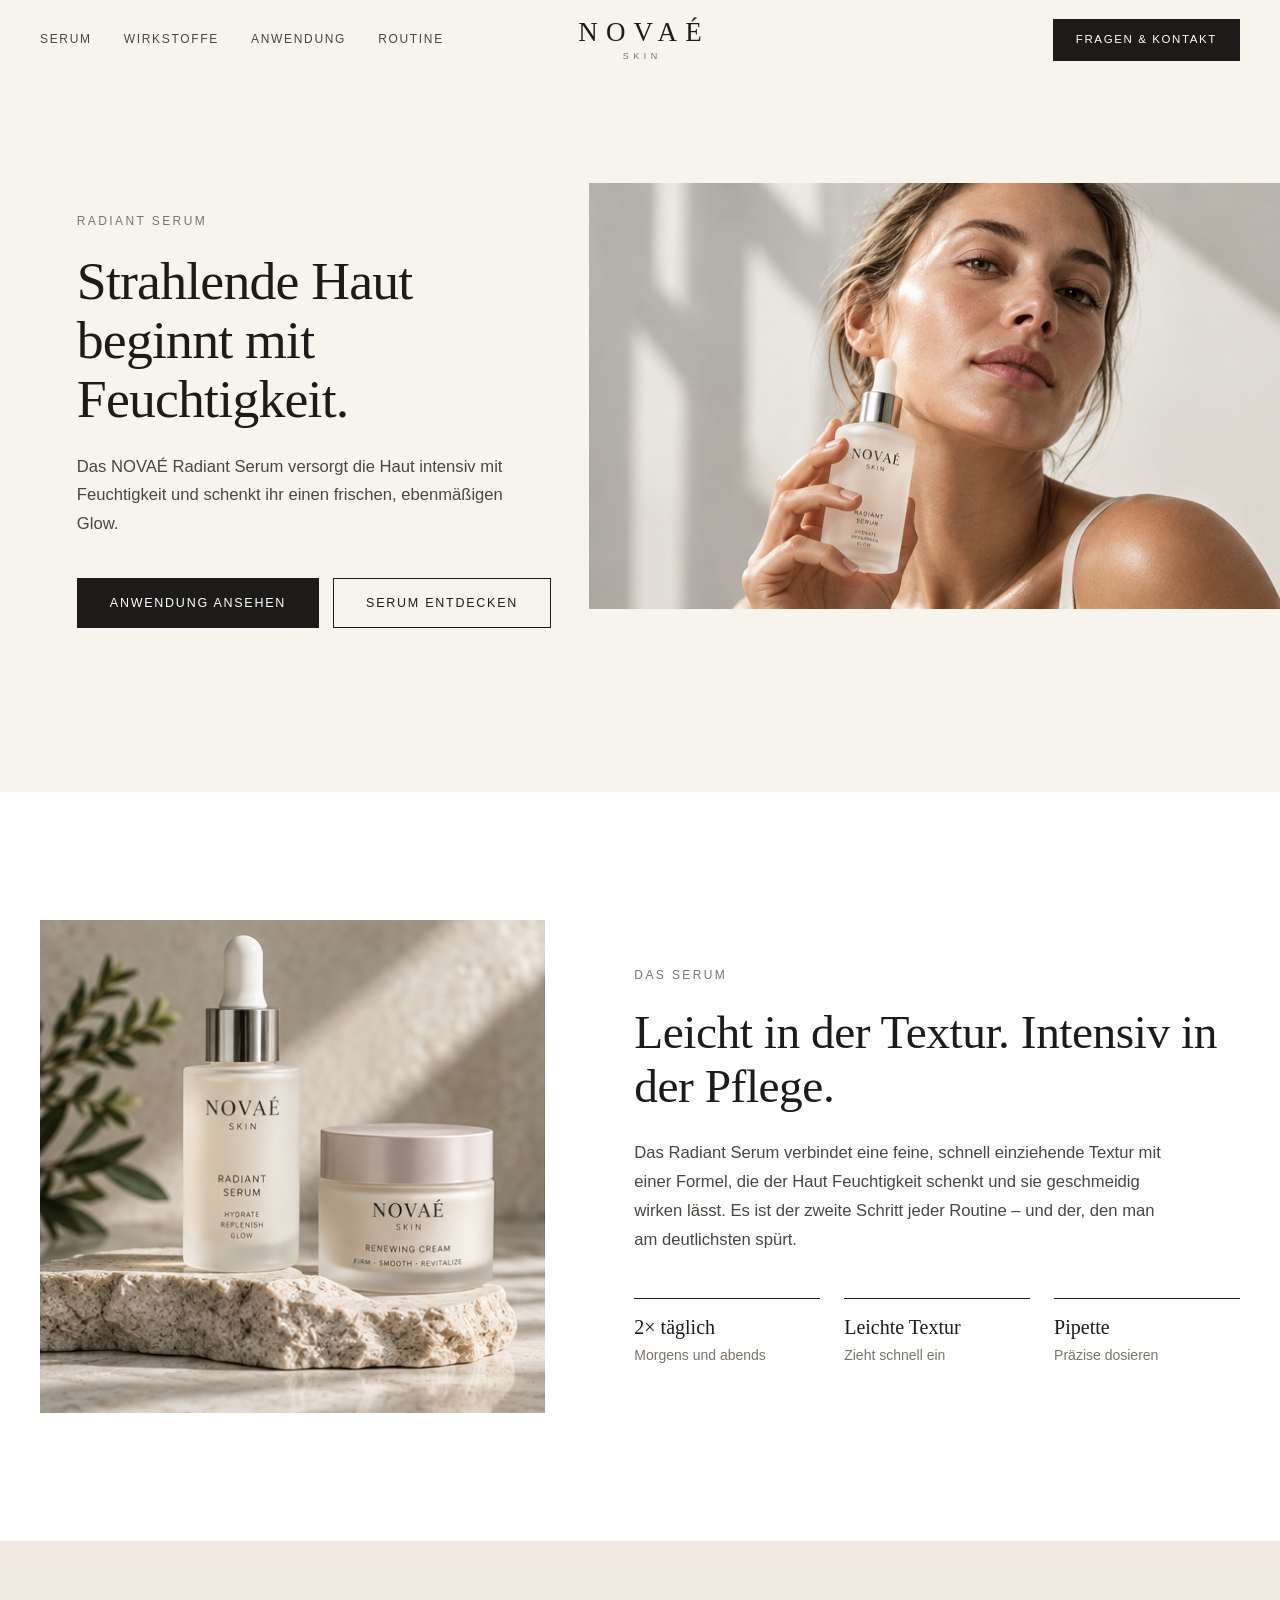
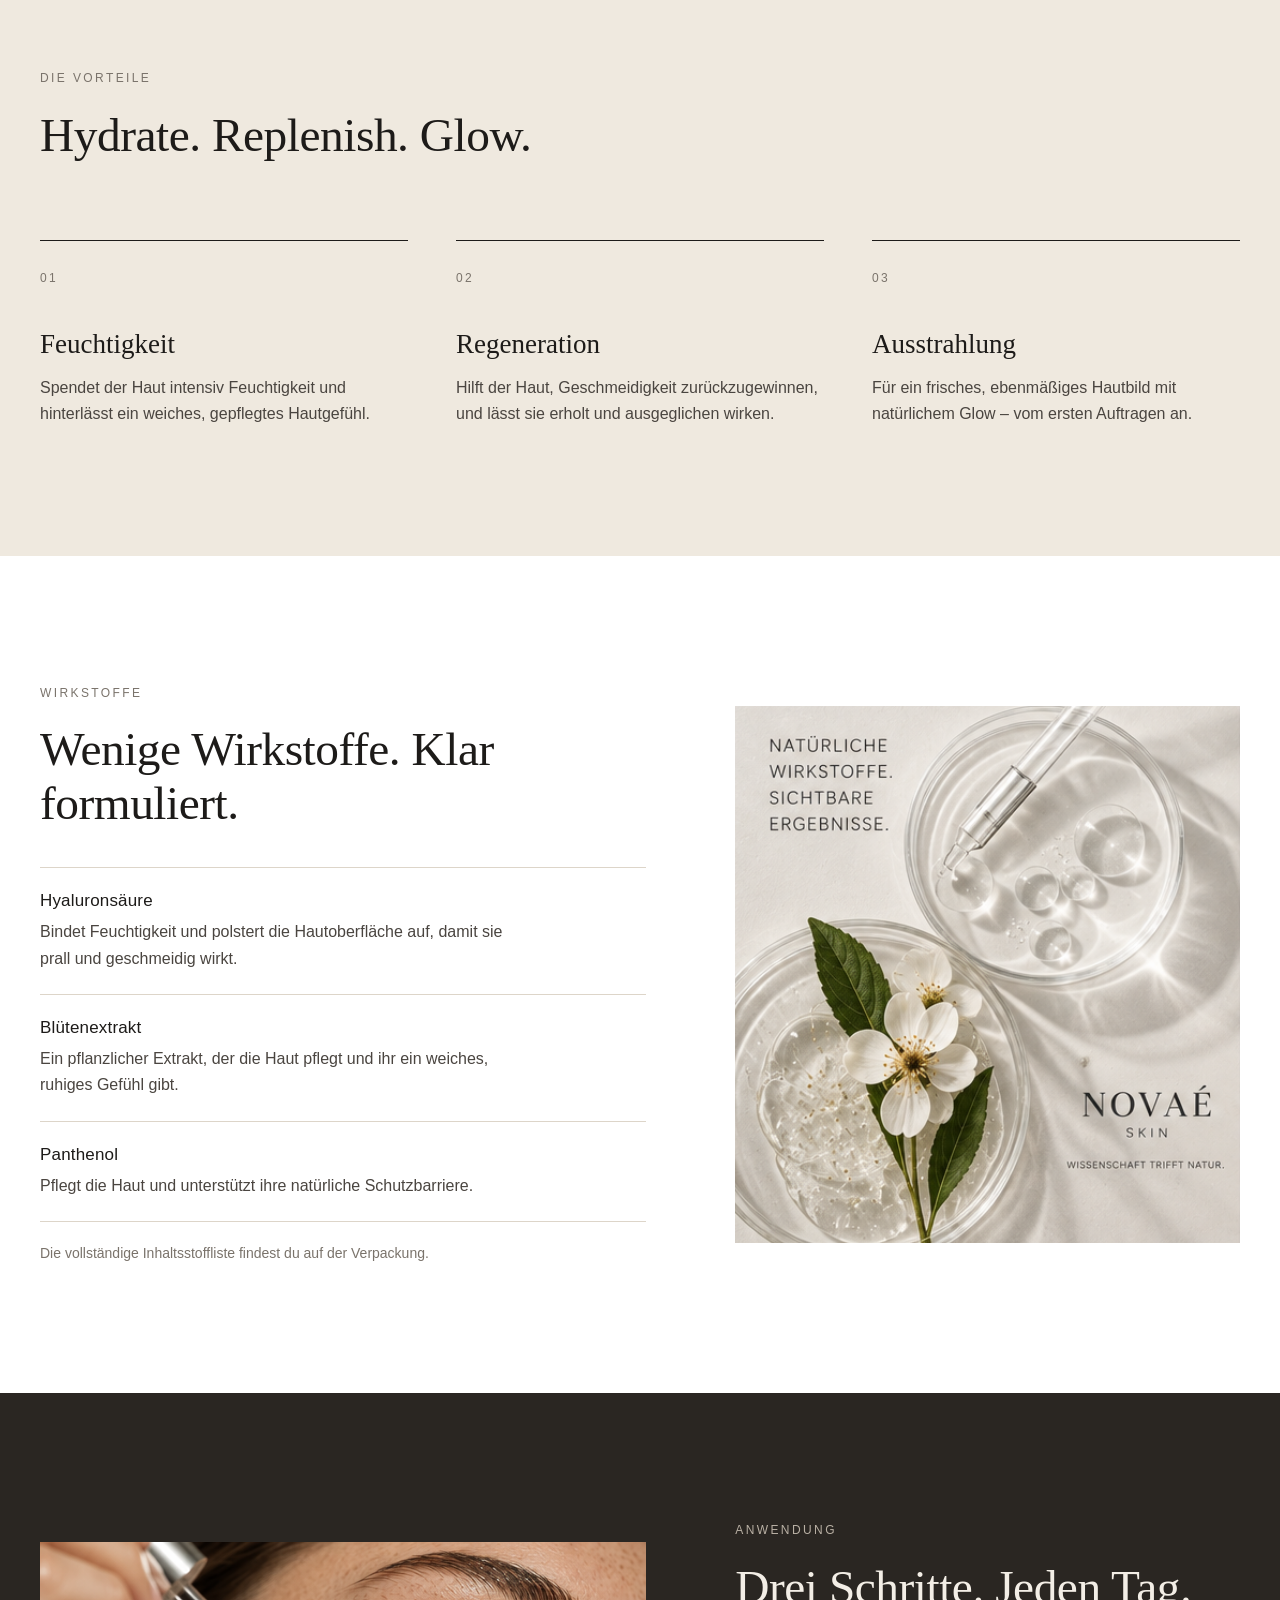
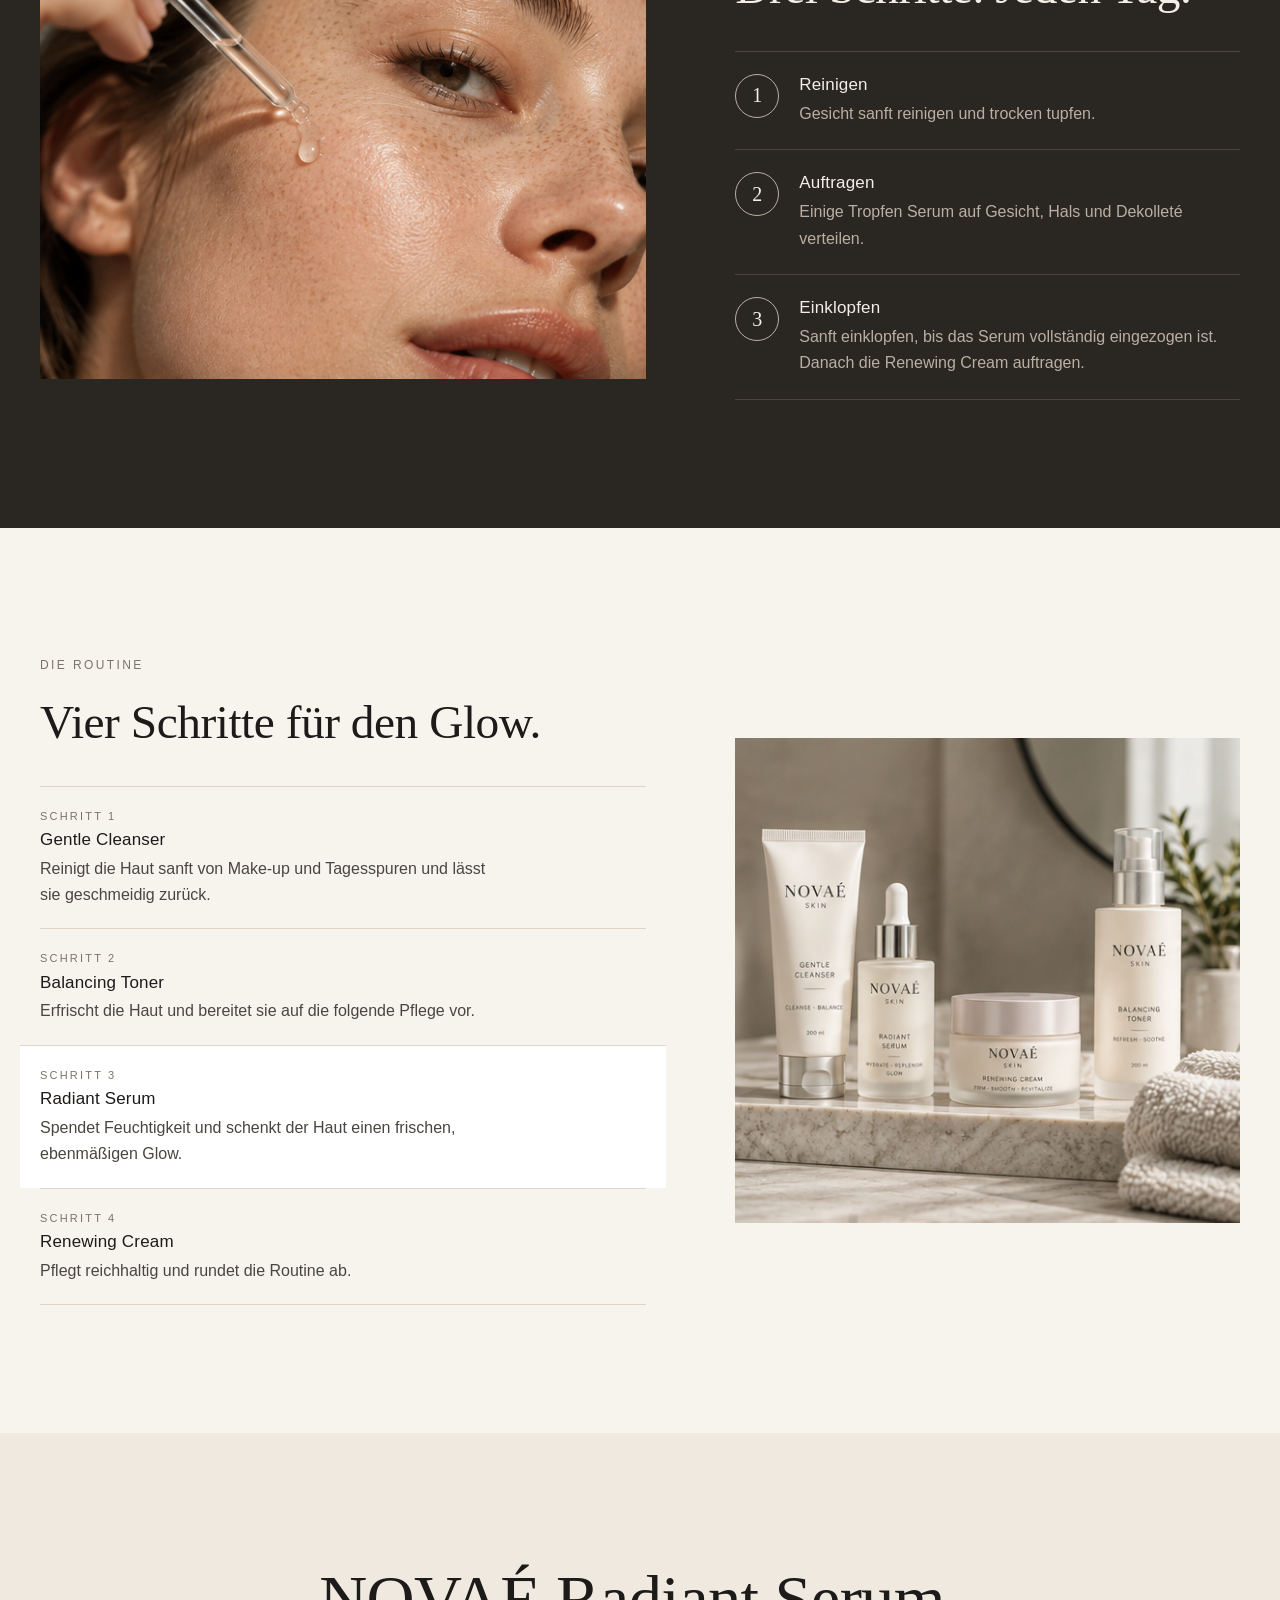
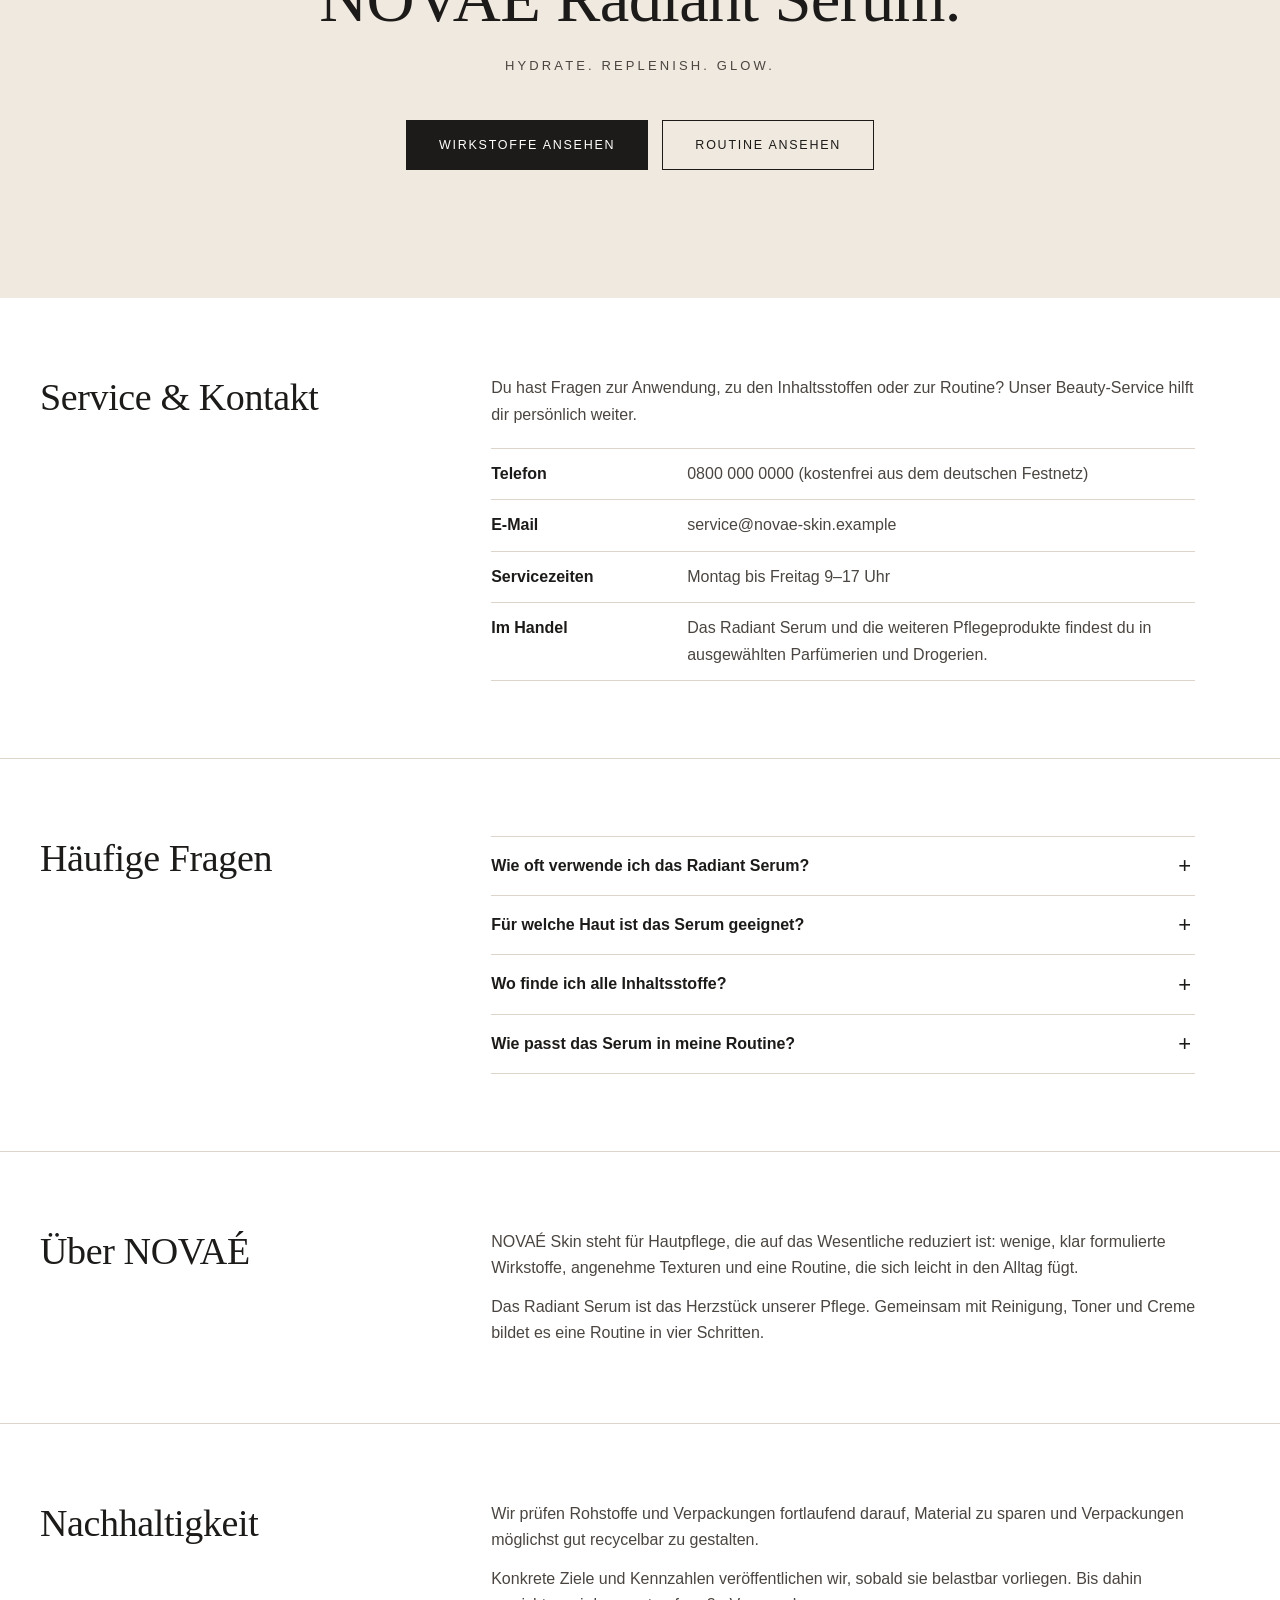
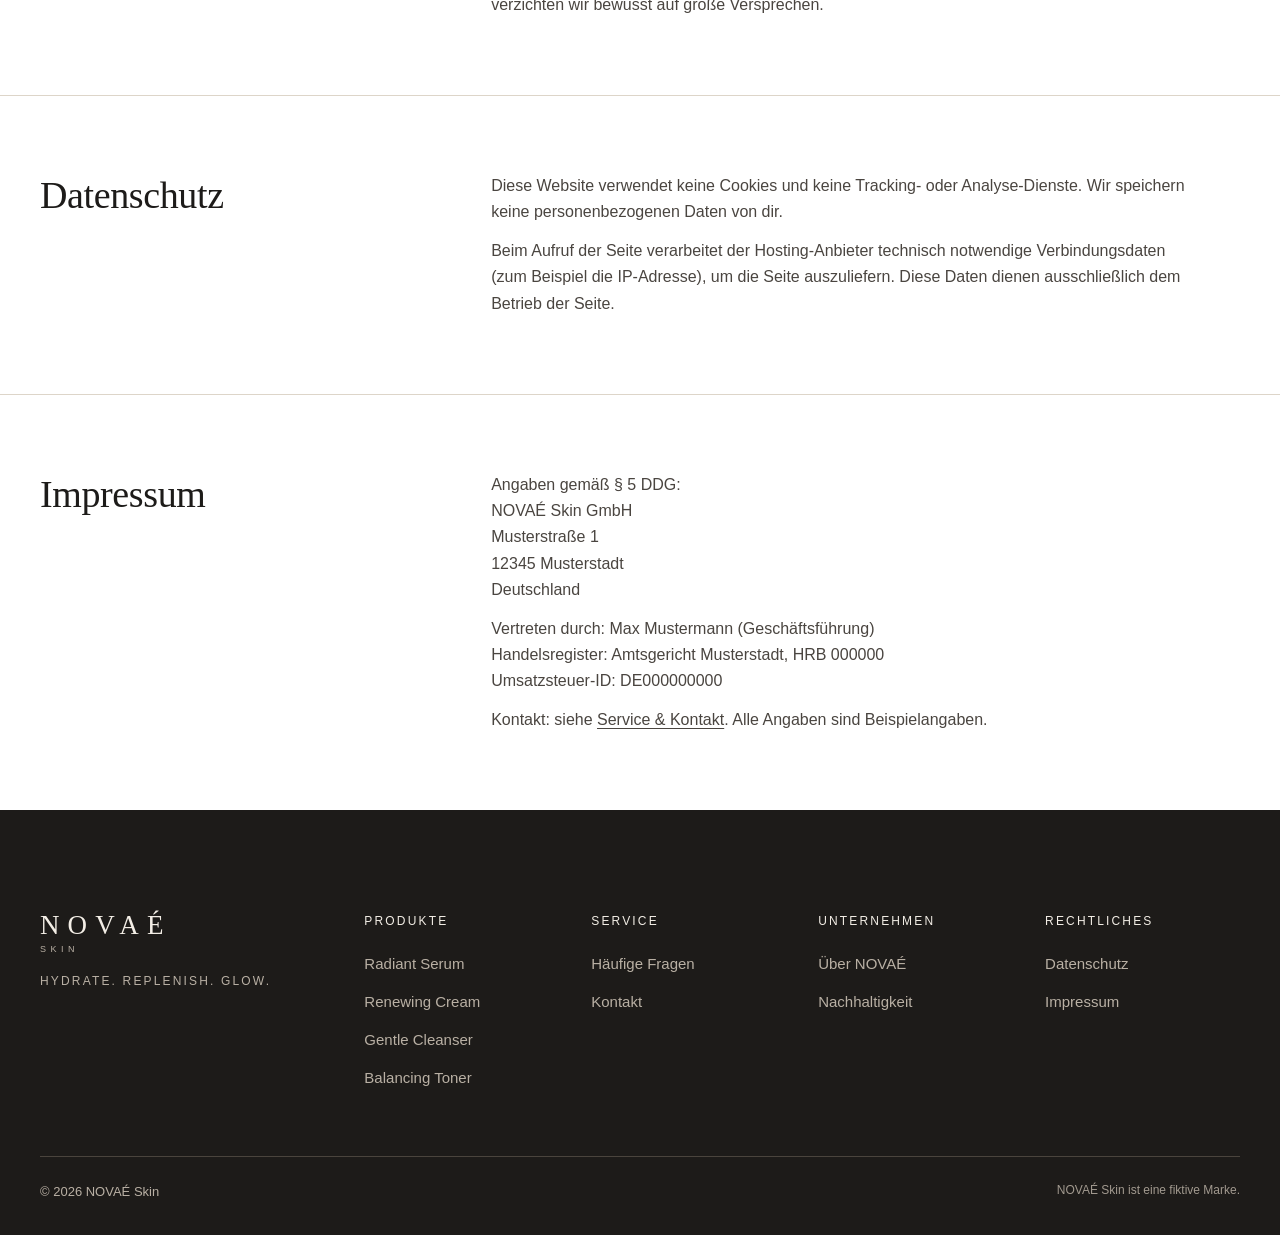
<file: ki-labels/novae-site/index.html>
<!DOCTYPE html>
<html lang="de">
<head>
  <meta charset="utf-8">
  <meta name="viewport" content="width=device-width, initial-scale=1">
  <title>NOVAÉ Radiant Serum – Feuchtigkeit und Glow | NOVAÉ Skin</title>
  <meta name="description" content="Das NOVAÉ Radiant Serum: eine leichte Formel mit Hyaluronsäure, die der Haut Feuchtigkeit schenkt und einen frischen, ebenmäßigen Glow.">
  <meta name="theme-color" content="#f7f4ee">
  <meta name="robots" content="noindex, nofollow">
  <link rel="icon" type="image/svg+xml" href="favicon.svg">
  <link rel="stylesheet" href="css/styles.css">

  <!-- Bedingung aus URL-Parameter und Bild-Komponente.
       Synchron geladen, damit das Label im selben Frame wie das Bild erscheint. -->
  <script src="js/condition.js"></script>
  <script src="js/experimental-image.js"></script>
</head>
<body>
  <a class="skip-link" href="#main">Zum Inhalt springen</a>

  <!-- A. HEADER -->
  <header class="site-header" id="site-header">
    <div class="site-header__inner">
      <a class="brand" href="#top" aria-label="NOVAÉ Skin – zum Seitenanfang">
        <span class="brand__name">NOVAÉ</span>
        <span class="brand__sub">Skin</span>
      </a>

      <nav class="site-nav" id="site-nav" aria-label="Hauptnavigation">
        <ul>
          <li><a href="#serum">Serum</a></li>
          <li><a href="#wirkstoffe">Wirkstoffe</a></li>
          <li><a href="#anwendung">Anwendung</a></li>
          <li><a href="#routine">Routine</a></li>
        </ul>
      </nav>

      <div class="site-header__actions">
        <a class="btn btn--small btn--primary" href="#service">Fragen &amp; Kontakt</a>
        <button type="button" class="nav-toggle" id="nav-toggle" aria-expanded="false" aria-controls="site-nav" aria-label="Menü öffnen">
          <span class="nav-toggle__bar"></span>
          <span class="nav-toggle__bar"></span>
        </button>
      </div>
    </div>
  </header>

  <main id="main">

    <!-- B. HERO -->
    <section class="hero" id="top" aria-labelledby="hero-title">
      <div class="hero__text">
        <p class="eyebrow">Radiant Serum</p>
        <h1 class="hero__title" id="hero-title">Strahlende Haut beginnt mit Feuchtigkeit.</h1>
        <p class="hero__sub">Das NOVAÉ Radiant Serum versorgt die Haut intensiv mit Feuchtigkeit und schenkt ihr einen frischen, ebenmäßigen Glow.</p>
        <div class="hero__actions">
          <a class="btn btn--primary" href="#anwendung">Anwendung ansehen</a>
          <a class="btn btn--outline" href="#serum">Serum entdecken</a>
        </div>
      </div>

      <experimental-image class="xi xi--hero">
        <img src="images/novae/hero.png" width="824" height="507"
             alt="Eine Frau hält das NOVAÉ Radiant Serum in der Hand und blickt in die Kamera"
             fetchpriority="high" decoding="async">
      </experimental-image>
    </section>

    <!-- C. PRODUKT / INTRO -->
    <section class="section section--white" id="serum" aria-labelledby="serum-title">
      <div class="container media-split">
        <experimental-image class="xi xi--product">
          <img src="images/novae/product.png" width="518" height="506"
               alt="NOVAÉ Radiant Serum und Renewing Cream auf einem Steinsockel neben einem Olivenzweig"
               loading="lazy" decoding="async">
        </experimental-image>

        <div class="media-split__text reveal">
          <p class="eyebrow">Das Serum</p>
          <h2 class="h2" id="serum-title">Leicht in der Textur. Intensiv in der Pflege.</h2>
          <p class="lead">Das Radiant Serum verbindet eine feine, schnell einziehende Textur mit einer Formel, die der Haut Feuchtigkeit schenkt und sie geschmeidig wirken lässt. Es ist der zweite Schritt jeder Routine – und der, den man am deutlichsten spürt.</p>

          <ul class="facts">
            <li>
              <span class="facts__value">2× täglich</span>
              <span class="facts__label">Morgens und abends</span>
            </li>
            <li>
              <span class="facts__value">Leichte Textur</span>
              <span class="facts__label">Zieht schnell ein</span>
            </li>
            <li>
              <span class="facts__value">Pipette</span>
              <span class="facts__label">Präzise dosieren</span>
            </li>
          </ul>
        </div>
      </div>
    </section>

    <!-- D. VORTEILE (rein textbasiert) -->
    <section class="section section--ivory" id="vorteile" aria-labelledby="benefits-title">
      <div class="container">
        <div class="section-head reveal">
          <p class="eyebrow">Die Vorteile</p>
          <h2 class="h2" id="benefits-title">Hydrate. Replenish. Glow.</h2>
        </div>

        <ol class="benefits">
          <li class="benefit reveal">
            <span class="benefit__num" aria-hidden="true">01</span>
            <h3 class="h3">Feuchtigkeit</h3>
            <p>Spendet der Haut intensiv Feuchtigkeit und hinterlässt ein weiches, gepflegtes Hautgefühl.</p>
          </li>
          <li class="benefit reveal">
            <span class="benefit__num" aria-hidden="true">02</span>
            <h3 class="h3">Regeneration</h3>
            <p>Hilft der Haut, Geschmeidigkeit zurückzugewinnen, und lässt sie erholt und ausgeglichen wirken.</p>
          </li>
          <li class="benefit reveal">
            <span class="benefit__num" aria-hidden="true">03</span>
            <h3 class="h3">Ausstrahlung</h3>
            <p>Für ein frisches, ebenmäßiges Hautbild mit natürlichem Glow – vom ersten Auftragen an.</p>
          </li>
        </ol>
      </div>
    </section>

    <!-- E. WIRKSTOFFE -->
    <section class="section section--white" id="wirkstoffe" aria-labelledby="ingredients-title">
      <div class="container media-split media-split--reverse">
        <div class="media-split__text reveal">
          <p class="eyebrow">Wirkstoffe</p>
          <h2 class="h2" id="ingredients-title">Wenige Wirkstoffe. Klar formuliert.</h2>

          <ul class="ingredients">
            <li>
              <h3 class="h4">Hyaluronsäure</h3>
              <p>Bindet Feuchtigkeit und polstert die Hautoberfläche auf, damit sie prall und geschmeidig wirkt.</p>
            </li>
            <li>
              <h3 class="h4">Blütenextrakt</h3>
              <p>Ein pflanzlicher Extrakt, der die Haut pflegt und ihr ein weiches, ruhiges Gefühl gibt.</p>
            </li>
            <li>
              <h3 class="h4">Panthenol</h3>
              <p>Pflegt die Haut und unterstützt ihre natürliche Schutzbarriere.</p>
            </li>
          </ul>
          <p class="note">Die vollständige Inhaltsstoffliste findest du auf der Verpackung.</p>
        </div>

        <experimental-image class="xi xi--ingredient">
          <img src="images/novae/ingredient.png" width="475" height="506"
               alt="Glasschalen mit klarem Serum, einer weißen Blüte und einer Pipette"
               loading="lazy" decoding="async">
        </experimental-image>
      </div>
    </section>

    <!-- F. ANWENDUNG (dunkel) -->
    <section class="section section--deep" id="anwendung" aria-labelledby="application-title">
      <div class="container media-split media-split--wide">
        <experimental-image class="xi xi--application">
          <img src="images/novae/application.png" width="704" height="507"
               alt="Nahaufnahme: Ein Tropfen Serum fällt aus einer Pipette auf die Haut im Gesicht"
               loading="lazy" decoding="async">
        </experimental-image>

        <div class="media-split__text reveal">
          <p class="eyebrow">Anwendung</p>
          <h2 class="h2" id="application-title">Drei Schritte. Jeden Tag.</h2>

          <ol class="steps">
            <li>
              <span class="steps__num" aria-hidden="true">1</span>
              <div>
                <h3 class="h4">Reinigen</h3>
                <p>Gesicht sanft reinigen und trocken tupfen.</p>
              </div>
            </li>
            <li>
              <span class="steps__num" aria-hidden="true">2</span>
              <div>
                <h3 class="h4">Auftragen</h3>
                <p>Einige Tropfen Serum auf Gesicht, Hals und Dekolleté verteilen.</p>
              </div>
            </li>
            <li>
              <span class="steps__num" aria-hidden="true">3</span>
              <div>
                <h3 class="h4">Einklopfen</h3>
                <p>Sanft einklopfen, bis das Serum vollständig eingezogen ist. Danach die Renewing Cream auftragen.</p>
              </div>
            </li>
          </ol>
        </div>
      </div>
    </section>

    <!-- G. ROUTINE -->
    <section class="section section--paper" id="routine" aria-labelledby="routine-title">
      <div class="container media-split media-split--reverse">
        <div class="media-split__text reveal">
          <p class="eyebrow">Die Routine</p>
          <h2 class="h2" id="routine-title">Vier Schritte für den Glow.</h2>

          <ol class="routine">
            <li>
              <span class="routine__step">Schritt 1</span>
              <h3 class="h4">Gentle Cleanser</h3>
              <p>Reinigt die Haut sanft von Make-up und Tagesspuren und lässt sie geschmeidig zurück.</p>
            </li>
            <li>
              <span class="routine__step">Schritt 2</span>
              <h3 class="h4">Balancing Toner</h3>
              <p>Erfrischt die Haut und bereitet sie auf die folgende Pflege vor.</p>
            </li>
            <li class="is-current">
              <span class="routine__step">Schritt 3</span>
              <h3 class="h4">Radiant Serum</h3>
              <p>Spendet Feuchtigkeit und schenkt der Haut einen frischen, ebenmäßigen Glow.</p>
            </li>
            <li>
              <span class="routine__step">Schritt 4</span>
              <h3 class="h4">Renewing Cream</h3>
              <p>Pflegt reichhaltig und rundet die Routine ab.</p>
            </li>
          </ol>
        </div>

        <experimental-image class="xi xi--routine">
          <img src="images/novae/routine.png" width="527" height="506"
               alt="Die NOVAÉ Pflegeroutine: Gentle Cleanser, Radiant Serum, Renewing Cream und Balancing Toner auf einer Marmorablage"
               loading="lazy" decoding="async">
        </experimental-image>
      </div>
    </section>

    <!-- H. FINAL CTA -->
    <section class="section section--ivory cta" id="kaufen" aria-labelledby="cta-title">
      <div class="container cta__inner reveal">
        <h2 class="h2 cta__title" id="cta-title">NOVAÉ Radiant Serum.</h2>
        <p class="cta__sub">Hydrate. Replenish. Glow.</p>
        <div class="cta__actions">
          <a class="btn btn--primary" href="#wirkstoffe">Wirkstoffe ansehen</a>
          <a class="btn btn--outline" href="#routine">Routine ansehen</a>
        </div>
      </div>
    </section>
    <!-- INFO-BEREICH (Service, Fragen, Unternehmen, Rechtliches) -->
    <div class="info-area">
    <section class="info-block" id="service" aria-labelledby="service-title">
      <div class="container info-block__grid">
        <h2 class="info-block__title" id="service-title">Service &amp; Kontakt</h2>
        <div class="info-block__body">
          <p>Du hast Fragen zur Anwendung, zu den Inhaltsstoffen oder zur Routine? Unser Beauty-Service hilft dir persönlich weiter.</p>
          <dl class="info-list">
            <div><dt>Telefon</dt><dd>0800 000 0000 (kostenfrei aus dem deutschen Festnetz)</dd></div>
            <div><dt>E-Mail</dt><dd>service@novae-skin.example</dd></div>
            <div><dt>Servicezeiten</dt><dd>Montag bis Freitag 9–17 Uhr</dd></div>
            <div><dt>Im Handel</dt><dd>Das Radiant Serum und die weiteren Pflegeprodukte findest du in ausgewählten Parfümerien und Drogerien.</dd></div>
          </dl>
        </div>
      </div>
    </section>

    <section class="info-block" id="faq" aria-labelledby="faq-title">
      <div class="container info-block__grid">
        <h2 class="info-block__title" id="faq-title">Häufige Fragen</h2>
        <div class="info-block__body">
          <div class="faq">
            <details>
              <summary>Wie oft verwende ich das Radiant Serum?</summary>
              <p>Morgens und abends nach der Reinigung. Einige Tropfen auf Gesicht, Hals und Dekolleté verteilen und sanft einklopfen, danach die Renewing Cream auftragen.</p>
            </details>
            <details>
              <summary>Für welche Haut ist das Serum geeignet?</summary>
              <p>Das Serum ist für die tägliche Pflege gedacht. Bei sehr empfindlicher Haut empfehlen wir, es zuerst an einer kleinen Stelle zu testen.</p>
            </details>
            <details>
              <summary>Wo finde ich alle Inhaltsstoffe?</summary>
              <p>Die vollständige Inhaltsstoffliste (INCI) steht auf der Verpackung. Die wichtigsten Wirkstoffe stellen wir im Abschnitt Wirkstoffe vor.</p>
            </details>
            <details>
              <summary>Wie passt das Serum in meine Routine?</summary>
              <p>Es ist der dritte Schritt: erst Gentle Cleanser, dann Balancing Toner, danach das Radiant Serum und zum Abschluss die Renewing Cream.</p>
            </details>
          </div>
        </div>
      </div>
    </section>

    <section class="info-block" id="ueber-uns" aria-labelledby="ueber-uns-title">
      <div class="container info-block__grid">
        <h2 class="info-block__title" id="ueber-uns-title">Über NOVAÉ</h2>
        <div class="info-block__body">
          <p>NOVAÉ Skin steht für Hautpflege, die auf das Wesentliche reduziert ist: wenige, klar formulierte Wirkstoffe, angenehme Texturen und eine Routine, die sich leicht in den Alltag fügt.</p>
          <p>Das Radiant Serum ist das Herzstück unserer Pflege. Gemeinsam mit Reinigung, Toner und Creme bildet es eine Routine in vier Schritten.</p>
        </div>
      </div>
    </section>

    <section class="info-block" id="nachhaltigkeit" aria-labelledby="nachhaltigkeit-title">
      <div class="container info-block__grid">
        <h2 class="info-block__title" id="nachhaltigkeit-title">Nachhaltigkeit</h2>
        <div class="info-block__body">
          <p>Wir prüfen Rohstoffe und Verpackungen fortlaufend darauf, Material zu sparen und Verpackungen möglichst gut recycelbar zu gestalten.</p>
          <p>Konkrete Ziele und Kennzahlen veröffentlichen wir, sobald sie belastbar vorliegen. Bis dahin verzichten wir bewusst auf große Versprechen.</p>
        </div>
      </div>
    </section>

    <section class="info-block" id="datenschutz" aria-labelledby="datenschutz-title">
      <div class="container info-block__grid">
        <h2 class="info-block__title" id="datenschutz-title">Datenschutz</h2>
        <div class="info-block__body">
          <p>Diese Website verwendet keine Cookies und keine Tracking- oder Analyse-Dienste. Wir speichern keine personenbezogenen Daten von dir.</p>
          <p>Beim Aufruf der Seite verarbeitet der Hosting-Anbieter technisch notwendige Verbindungsdaten (zum Beispiel die IP-Adresse), um die Seite auszuliefern. Diese Daten dienen ausschließlich dem Betrieb der Seite.</p>
        </div>
      </div>
    </section>

    <section class="info-block" id="impressum" aria-labelledby="impressum-title">
      <div class="container info-block__grid">
        <h2 class="info-block__title" id="impressum-title">Impressum</h2>
        <div class="info-block__body">
          <p>Angaben gemäß § 5 DDG:<br>NOVAÉ Skin GmbH<br>Musterstraße 1<br>12345 Musterstadt<br>Deutschland</p>
          <p>Vertreten durch: Max Mustermann (Geschäftsführung)<br>Handelsregister: Amtsgericht Musterstadt, HRB 000000<br>Umsatzsteuer-ID: DE000000000</p>
          <p>Kontakt: siehe <a href="#service">Service &amp; Kontakt</a>. Alle Angaben sind Beispielangaben.</p>
        </div>
      </div>
    </section>
    </div>
  </main>

  <!-- I. FOOTER -->
  <footer class="site-footer">
    <div class="container">
      <div class="footer__grid">
        <div class="footer__brand">
          <a class="brand brand--footer" href="#top" aria-label="NOVAÉ Skin – zum Seitenanfang">
            <span class="brand__name">NOVAÉ</span>
            <span class="brand__sub">Skin</span>
          </a>
          <p class="footer__claim">Hydrate. Replenish. Glow.</p>
        </div>

        <nav class="footer__col" aria-labelledby="f-shop">
          <h2 class="footer__title" id="f-shop">Produkte</h2>
          <ul>
            <li><a href="#serum">Radiant Serum</a></li>
            <li><a href="#routine">Renewing Cream</a></li>
            <li><a href="#routine">Gentle Cleanser</a></li>
            <li><a href="#routine">Balancing Toner</a></li>
          </ul>
        </nav>

        <nav class="footer__col" aria-labelledby="f-service">
          <h2 class="footer__title" id="f-service">Service</h2>
          <ul>
            <li><a href="#faq">Häufige Fragen</a></li>
            <li><a href="#service">Kontakt</a></li>
          </ul>
        </nav>

        <nav class="footer__col" aria-labelledby="f-unternehmen">
          <h2 class="footer__title" id="f-unternehmen">Unternehmen</h2>
          <ul>
            <li><a href="#ueber-uns">Über NOVAÉ</a></li>
            <li><a href="#nachhaltigkeit">Nachhaltigkeit</a></li>
          </ul>
        </nav>

        <nav class="footer__col" aria-labelledby="f-recht">
          <h2 class="footer__title" id="f-recht">Rechtliches</h2>
          <ul>
            <li><a href="#datenschutz">Datenschutz</a></li>
            <li><a href="#impressum">Impressum</a></li>
          </ul>
        </nav>
      </div>

      <div class="footer__bottom">
        <p>© 2026 NOVAÉ Skin</p>
        <p class="footer__note">NOVAÉ Skin ist eine fiktive Marke.</p>
      </div>
    </div>
  </footer>


  <script src="js/main.js" defer></script>
</body>
</html>
</file>
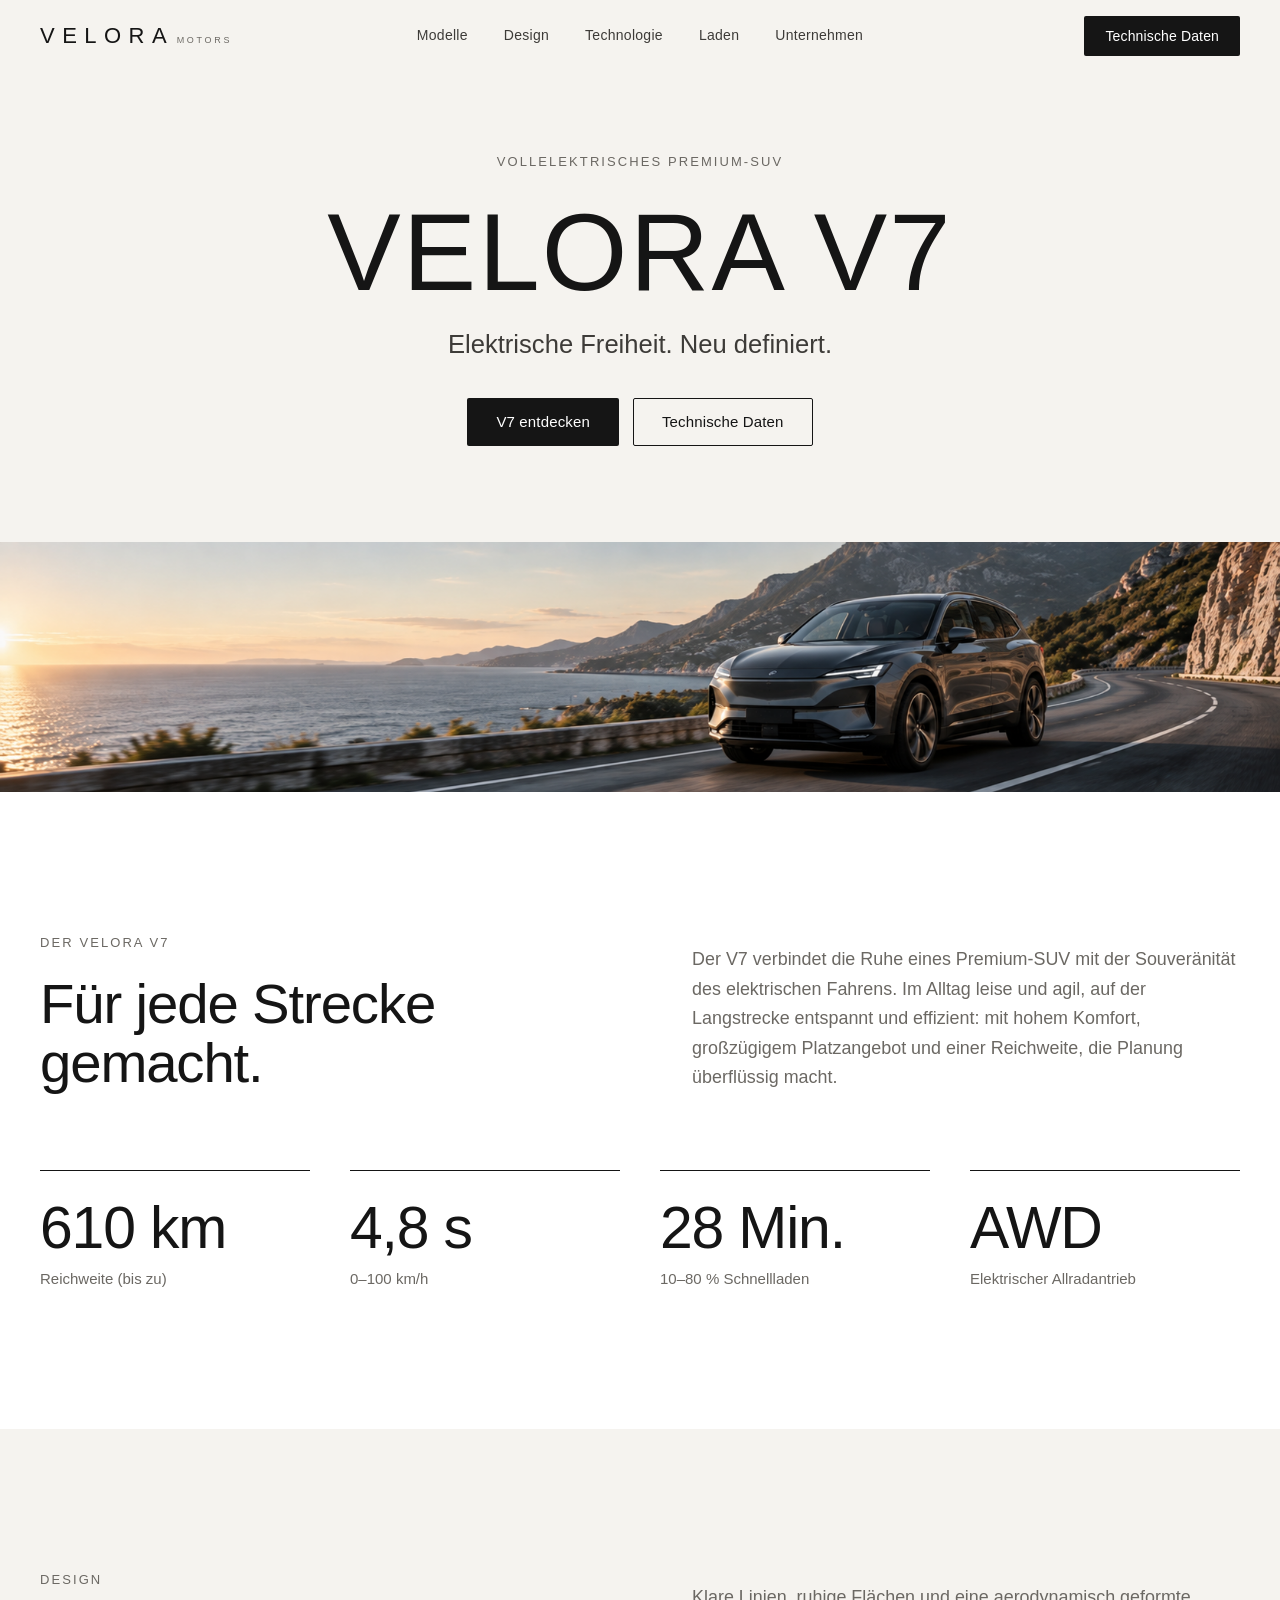
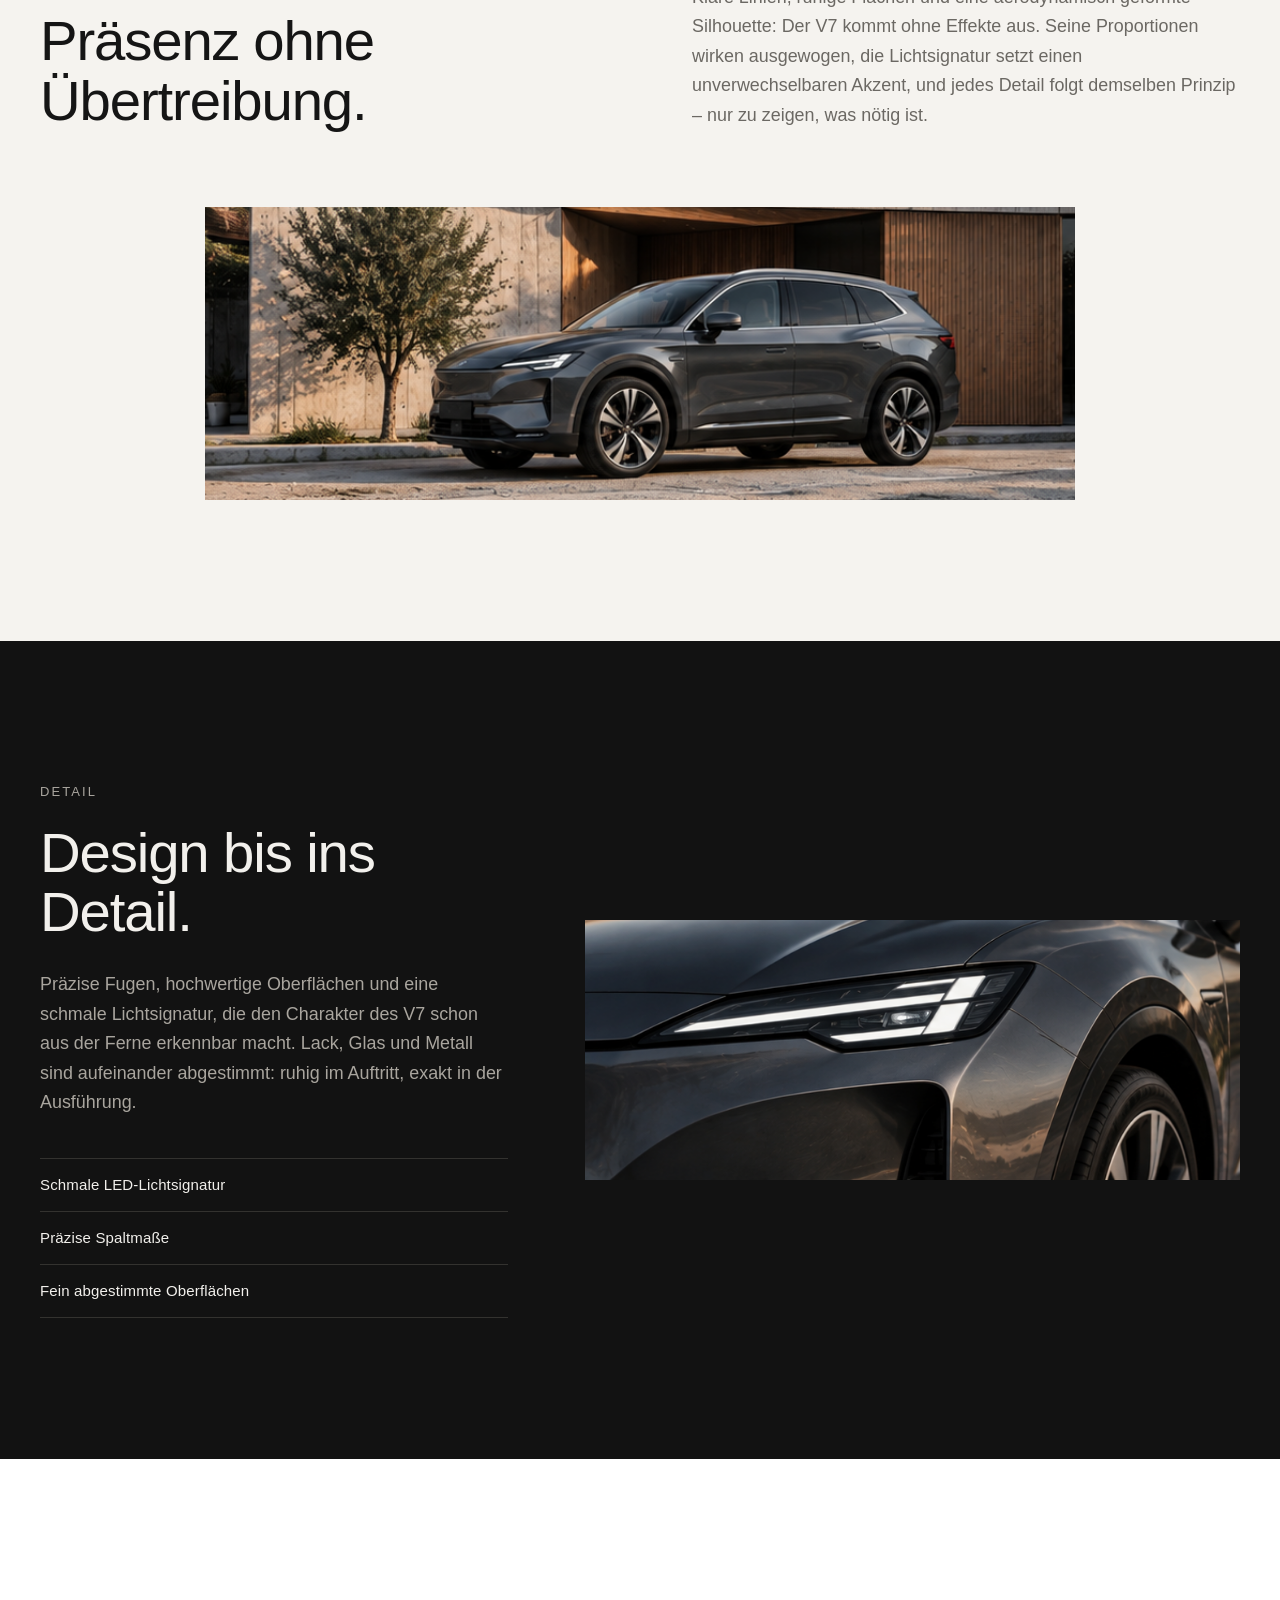
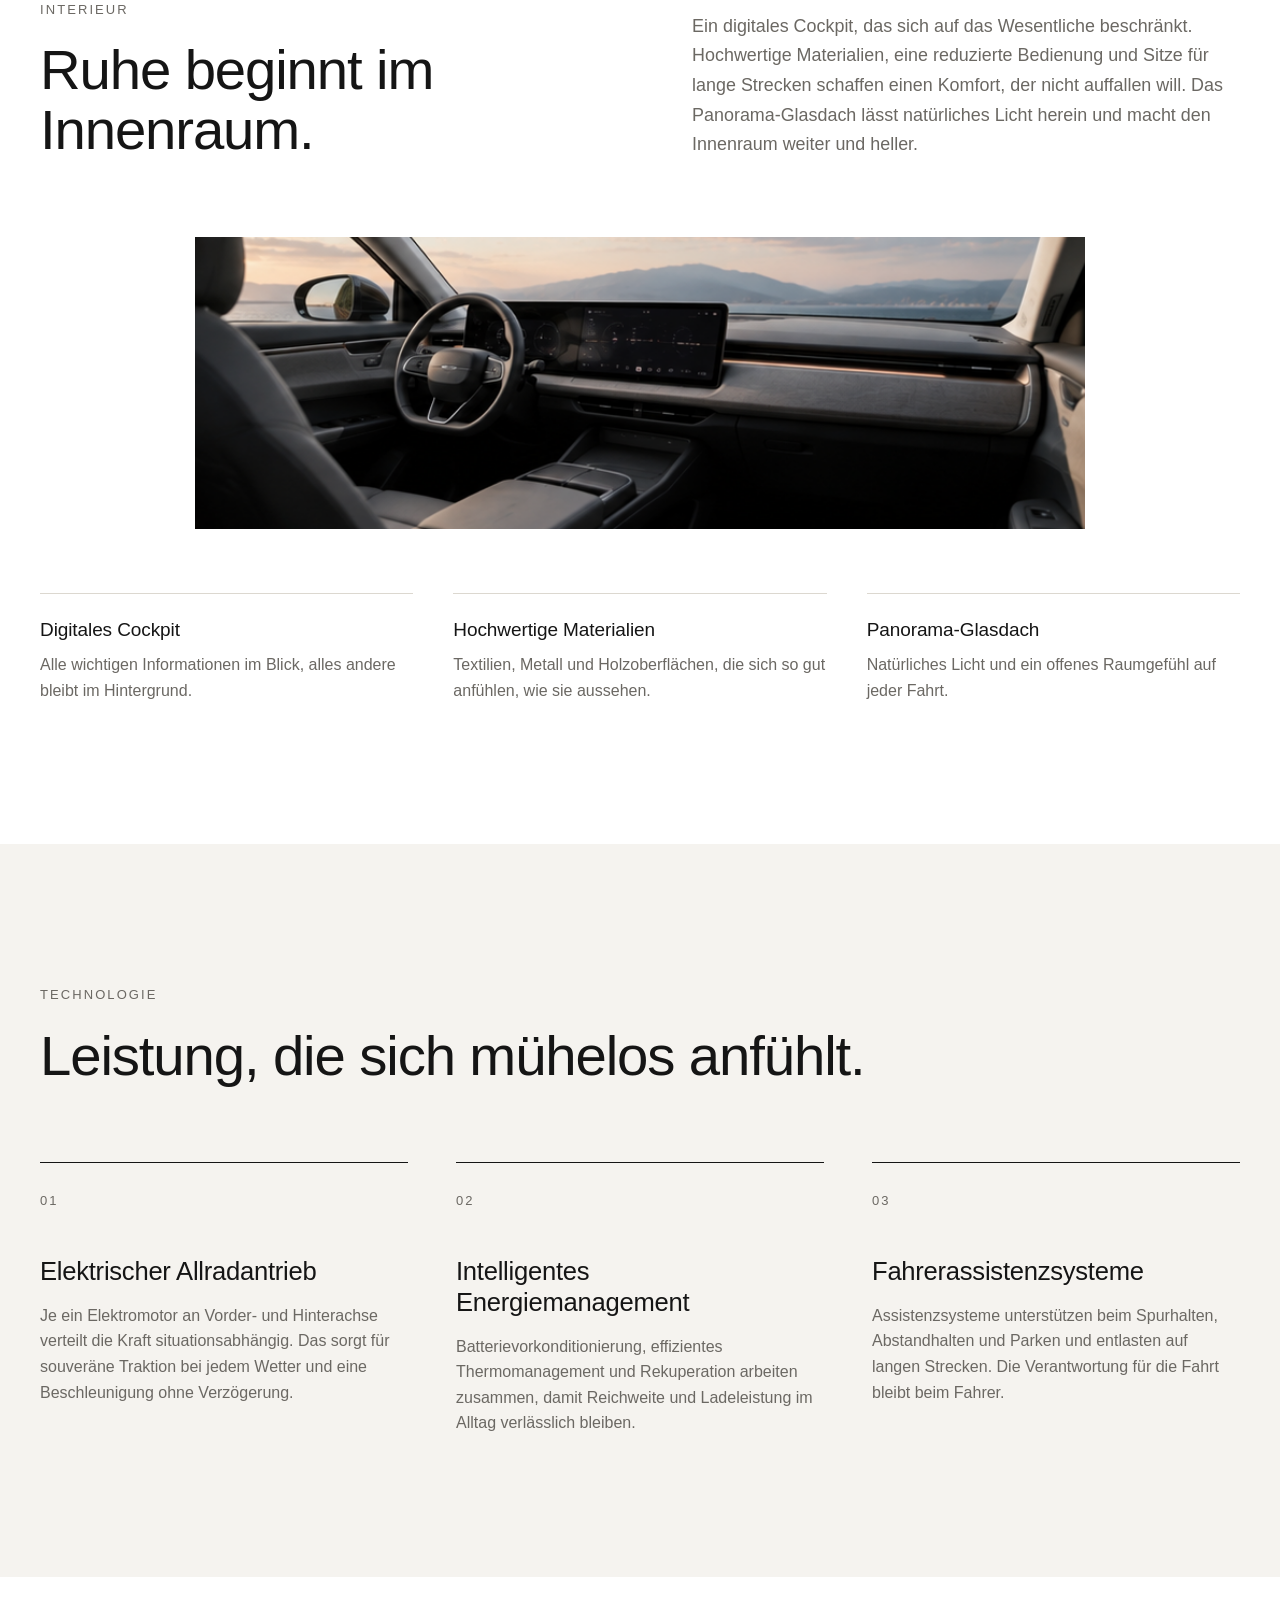
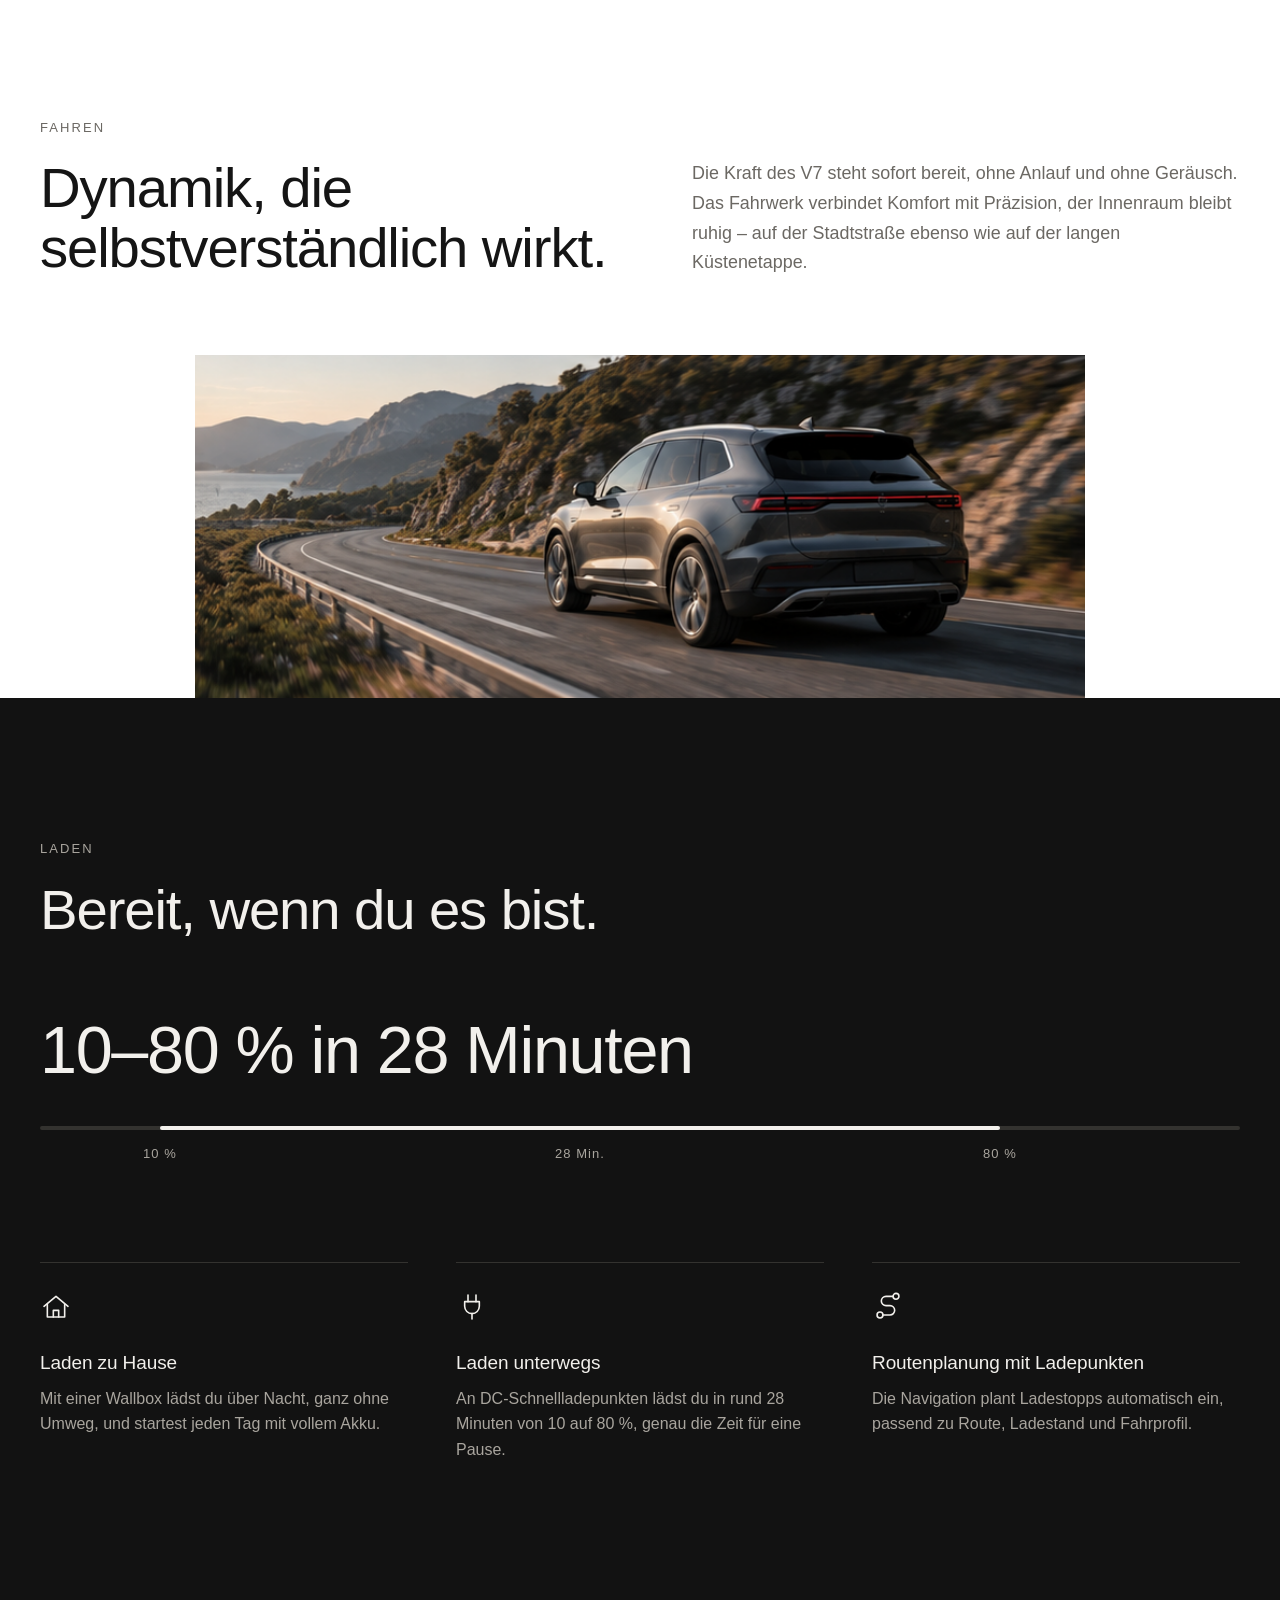
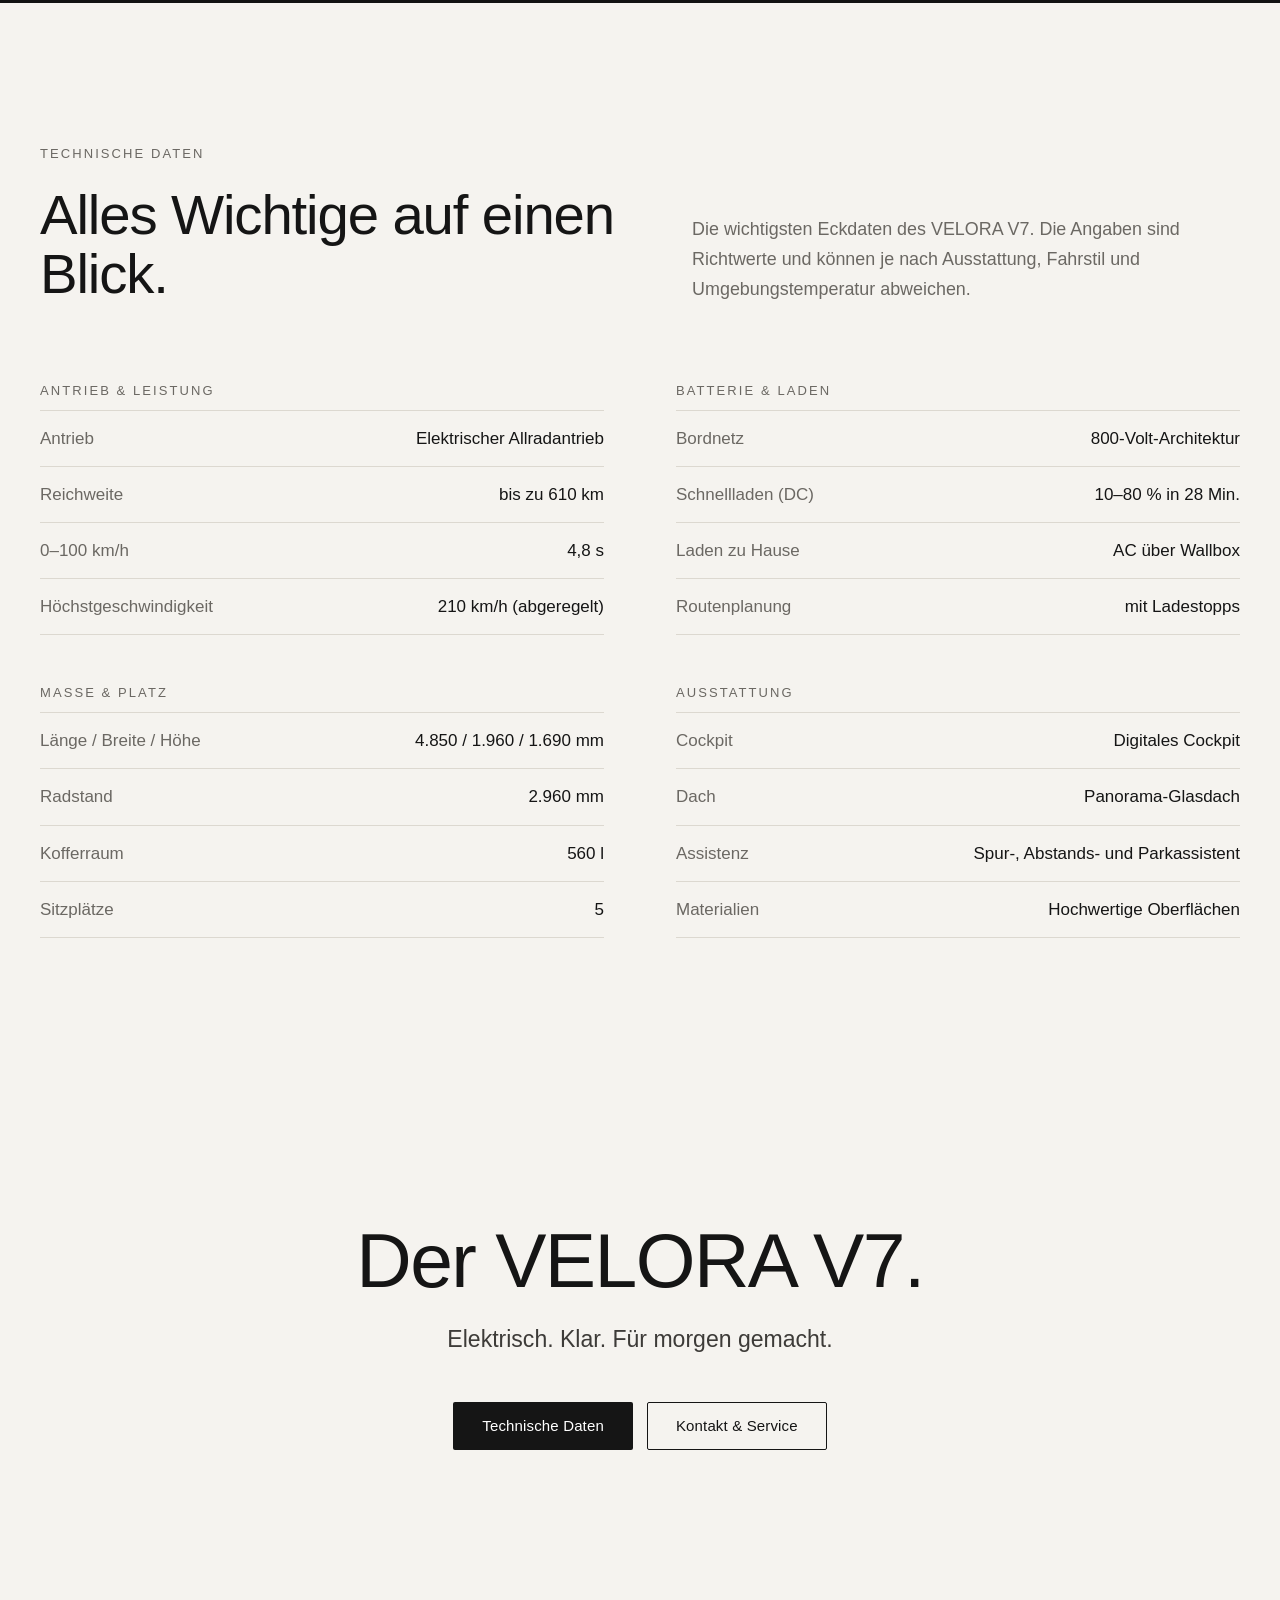
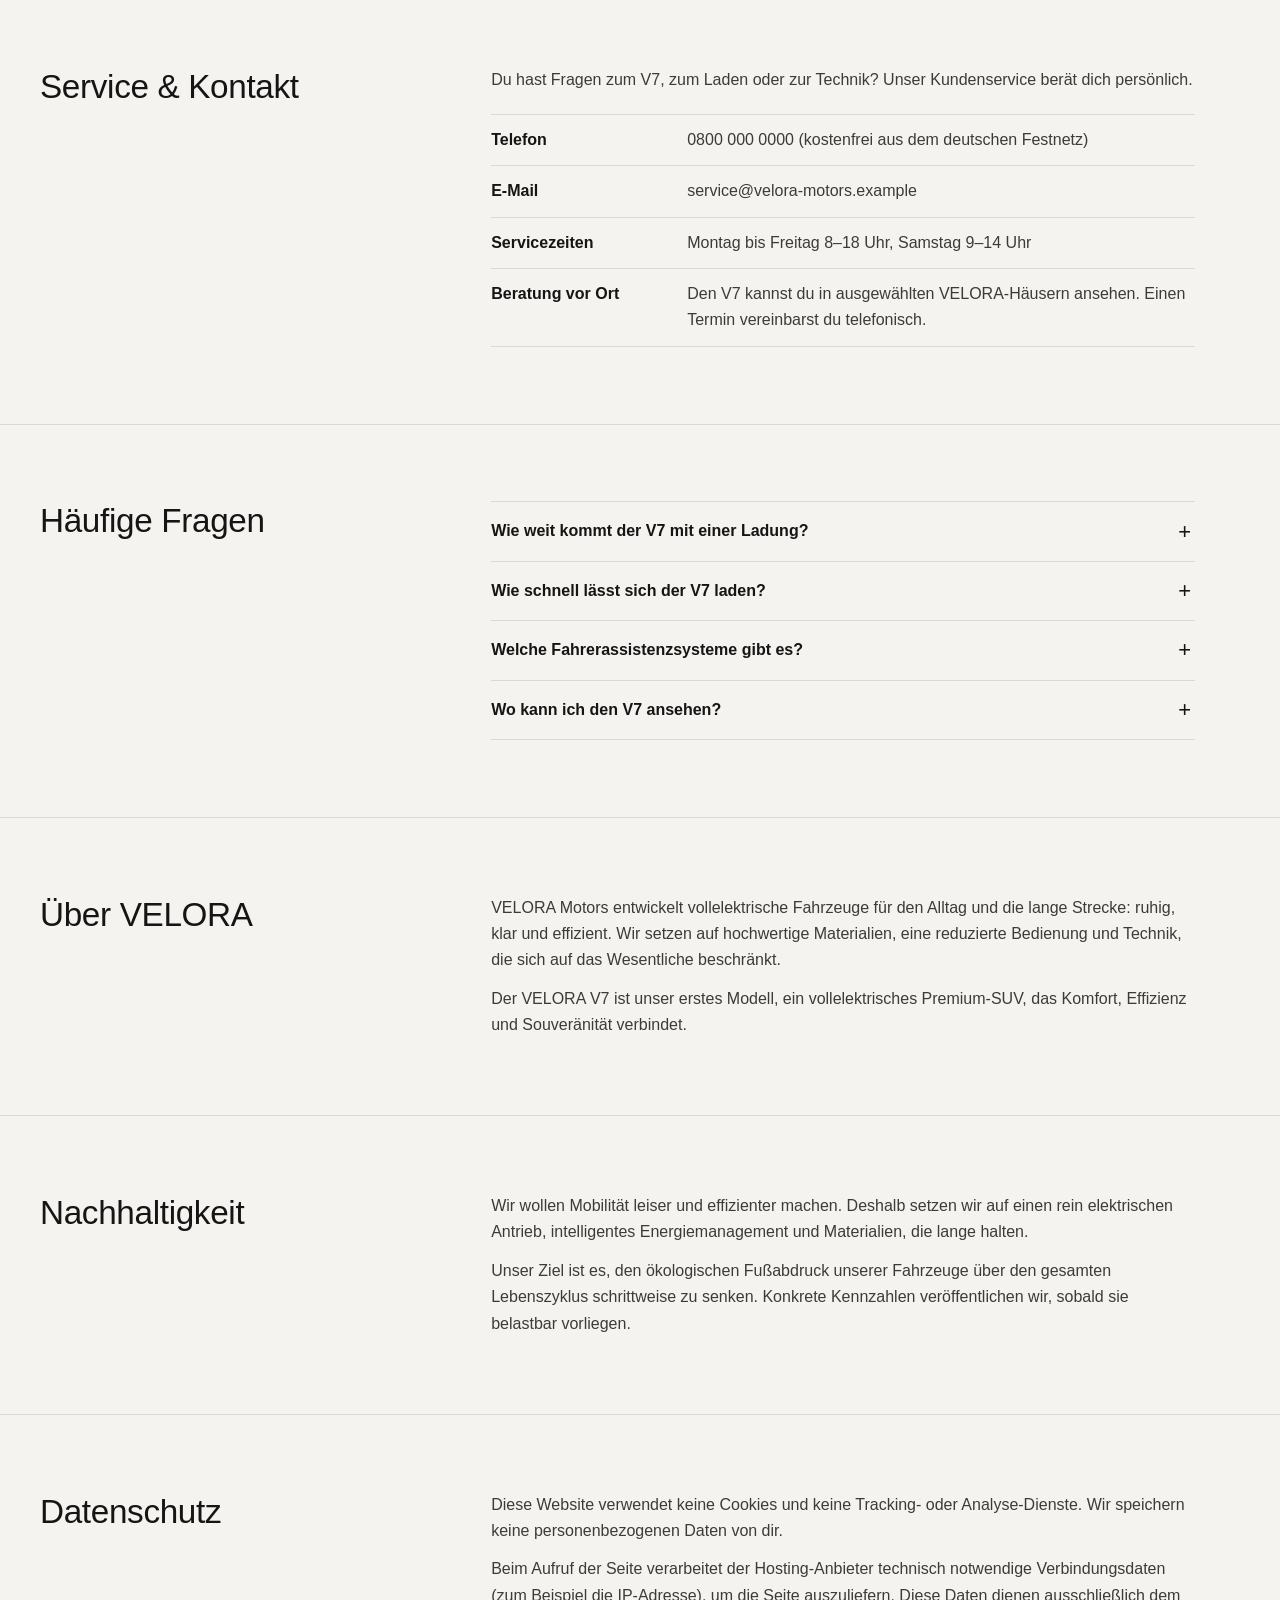
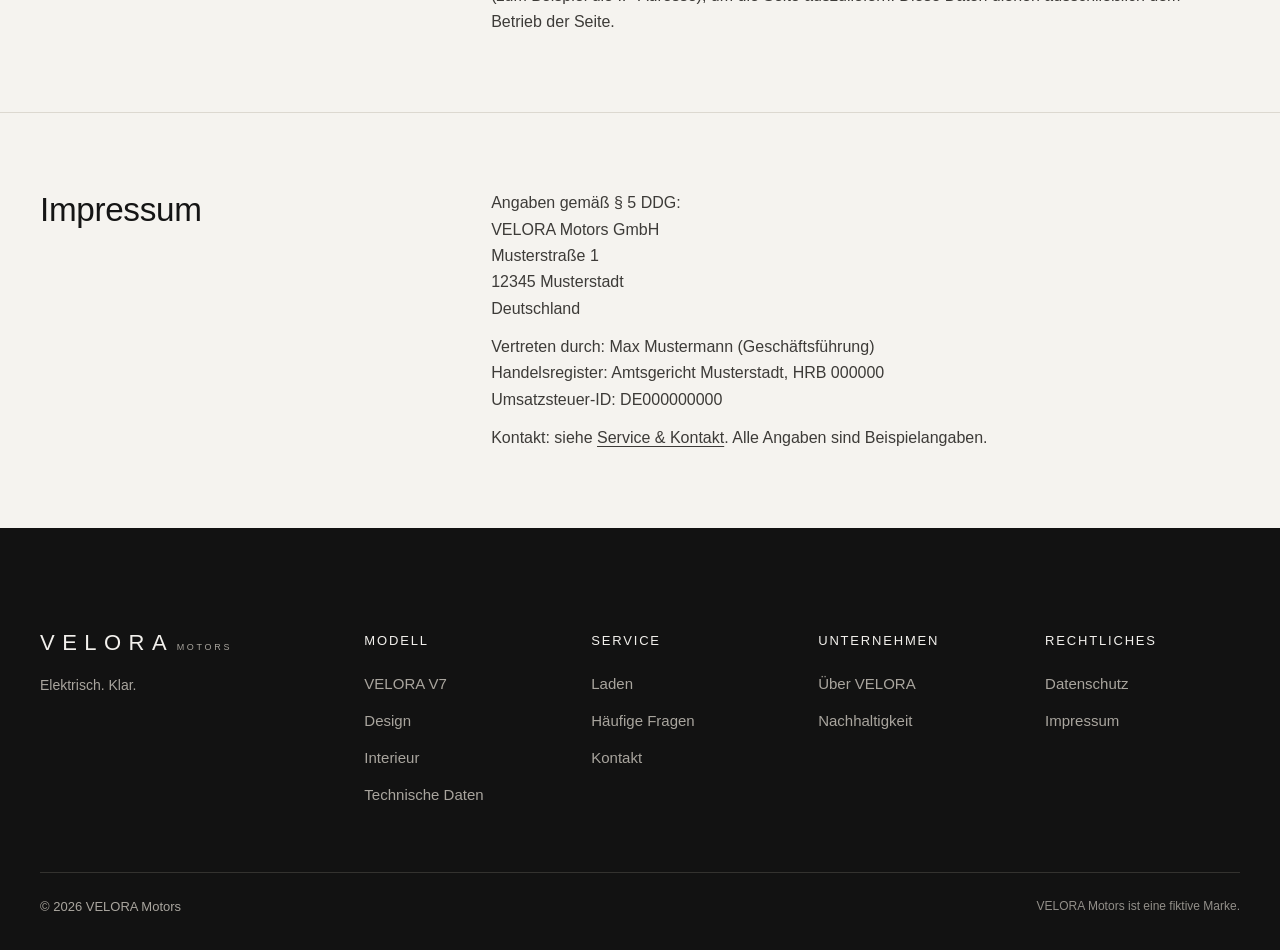
<file: ki-labels/site/index.html>
<!DOCTYPE html>
<html lang="de">
<head>
  <meta charset="utf-8">
  <meta name="viewport" content="width=device-width, initial-scale=1">
  <title>VELORA V7 – Das vollelektrische Premium-SUV | VELORA Motors</title>
  <meta name="description" content="Der VELORA V7: vollelektrisches Premium-SUV mit bis zu 610 km Reichweite, elektrischem Allradantrieb und Schnellladen in 28 Minuten.">
  <meta name="theme-color" content="#f5f3ef">
  <meta name="robots" content="noindex, nofollow">
  <link rel="icon" type="image/svg+xml" href="favicon.svg">
  <link rel="stylesheet" href="css/styles.css">

  <!-- Bedingung aus URL-Parameter und Bild-Komponente.
       Synchron geladen, damit das Label im selben Frame wie das Bild erscheint. -->
  <script src="js/condition.js"></script>
  <script src="js/experimental-image.js"></script>
</head>
<body>
  <a class="skip-link" href="#main">Zum Inhalt springen</a>

  <!-- A. HEADER -->
  <header class="site-header" id="site-header">
    <div class="site-header__inner">
      <a class="brand" href="#top" aria-label="VELORA Motors – zum Seitenanfang">
        <span class="brand__name">VELORA</span>
        <span class="brand__sub">Motors</span>
      </a>

      <nav class="site-nav" id="site-nav" aria-label="Hauptnavigation">
        <ul>
          <li><a href="#v7">Modelle</a></li>
          <li><a href="#design">Design</a></li>
          <li><a href="#technologie">Technologie</a></li>
          <li><a href="#laden">Laden</a></li>
          <li><a href="#ueber-uns">Unternehmen</a></li>
        </ul>
      </nav>

      <div class="site-header__actions">
        <a class="btn btn--small btn--primary" href="#daten">Technische Daten</a>
        <button type="button" class="nav-toggle" id="nav-toggle" aria-expanded="false" aria-controls="site-nav" aria-label="Menü öffnen">
          <span class="nav-toggle__bar"></span>
          <span class="nav-toggle__bar"></span>
        </button>
      </div>
    </div>
  </header>

  <main id="main">

    <!-- B. HERO -->
    <section class="hero" id="top" aria-labelledby="hero-title">
      <div class="hero__text">
        <p class="eyebrow">Vollelektrisches Premium-SUV</p>
        <h1 class="hero__title" id="hero-title">VELORA V7</h1>
        <p class="hero__sub">Elektrische Freiheit. Neu definiert.</p>
        <div class="hero__actions">
          <a class="btn btn--primary" href="#v7">V7 entdecken</a>
          <a class="btn btn--outline" href="#daten">Technische Daten</a>
        </div>
      </div>

      <experimental-image class="xi xi--hero">
        <img src="images/velora/hero.png" width="1672" height="326"
             alt="Der VELORA V7 in Anthrazit fährt bei Sonnenuntergang auf einer Küstenstraße"
             fetchpriority="high" decoding="async">
      </experimental-image>
    </section>

    <!-- C. INTRO / PRODUCT OVERVIEW -->
    <section class="section section--white" id="v7" aria-labelledby="intro-title">
      <div class="container">
        <div class="split-head reveal">
          <div>
            <p class="eyebrow">Der VELORA V7</p>
            <h2 class="h2" id="intro-title">Für jede Strecke gemacht.</h2>
          </div>
          <p class="lead">Der V7 verbindet die Ruhe eines Premium-SUV mit der Souveränität des elektrischen Fahrens. Im Alltag leise und agil, auf der Langstrecke entspannt und effizient: mit hohem Komfort, großzügigem Platzangebot und einer Reichweite, die Planung überflüssig macht.</p>
        </div>

        <ul class="stats">
          <li class="stat reveal">
            <span class="stat__value">610 km</span>
            <span class="stat__label">Reichweite (bis zu)</span>
          </li>
          <li class="stat reveal">
            <span class="stat__value">4,8 s</span>
            <span class="stat__label">0–100 km/h</span>
          </li>
          <li class="stat reveal">
            <span class="stat__value">28 Min.</span>
            <span class="stat__label">10–80 % Schnellladen</span>
          </li>
          <li class="stat reveal">
            <span class="stat__value">AWD</span>
            <span class="stat__label">Elektrischer Allradantrieb</span>
          </li>
        </ul>
      </div>
    </section>

    <!-- D. EXTERIOR / DESIGN -->
    <section class="section section--paper" id="design" aria-labelledby="exterior-title">
      <div class="container">
        <div class="split-head reveal">
          <div>
            <p class="eyebrow">Design</p>
            <h2 class="h2" id="exterior-title">Präsenz ohne Übertreibung.</h2>
          </div>
          <p class="lead">Klare Linien, ruhige Flächen und eine aerodynamisch geformte Silhouette: Der V7 kommt ohne Effekte aus. Seine Proportionen wirken ausgewogen, die Lichtsignatur setzt einen unverwechselbaren Akzent, und jedes Detail folgt demselben Prinzip – nur zu zeigen, was nötig ist.</p>
        </div>

        <experimental-image class="xi xi--exterior">
          <img src="images/velora/exterior.png" width="822" height="277"
               alt="Der VELORA V7 in Anthrazit, seitlich vor einer Betonwand mit Holzverkleidung geparkt"
               loading="lazy" decoding="async">
        </experimental-image>
      </div>
    </section>

    <!-- E. DETAIL -->
    <section class="section section--dark" id="detail" aria-labelledby="detail-title">
      <div class="container detail">
        <div class="detail__text reveal">
          <p class="eyebrow">Detail</p>
          <h2 class="h2" id="detail-title">Design bis ins Detail.</h2>
          <p class="lead">Präzise Fugen, hochwertige Oberflächen und eine schmale Lichtsignatur, die den Charakter des V7 schon aus der Ferne erkennbar macht. Lack, Glas und Metall sind aufeinander abgestimmt: ruhig im Auftritt, exakt in der Ausführung.</p>
          <ul class="ticks">
            <li>Schmale LED-Lichtsignatur</li>
            <li>Präzise Spaltmaße</li>
            <li>Fein abgestimmte Oberflächen</li>
          </ul>
        </div>

        <experimental-image class="xi xi--detail">
          <img src="images/velora/detail.png" width="822" height="326"
               alt="Nahaufnahme des LED-Scheinwerfers des VELORA V7 mit schmaler Lichtsignatur"
               loading="lazy" decoding="async">
        </experimental-image>
      </div>
    </section>

    <!-- F. INTERIOR -->
    <section class="section section--white section--flush-bottom" id="interieur" aria-labelledby="interior-title">
      <div class="container">
        <div class="split-head reveal">
          <div>
            <p class="eyebrow">Interieur</p>
            <h2 class="h2" id="interior-title">Ruhe beginnt im Innenraum.</h2>
          </div>
          <p class="lead">Ein digitales Cockpit, das sich auf das Wesentliche beschränkt. Hochwertige Materialien, eine reduzierte Bedienung und Sitze für lange Strecken schaffen einen Komfort, der nicht auffallen will. Das Panorama-Glasdach lässt natürliches Licht herein und macht den Innenraum weiter und heller.</p>
        </div>
      </div>

      <experimental-image class="xi xi--interior">
        <img src="images/velora/interior.png" width="844" height="277"
             alt="Der Innenraum des VELORA V7 mit digitalem Cockpit und Blick auf Küste und Berge"
             loading="lazy" decoding="async">
      </experimental-image>

      <div class="container">
        <ul class="highlights">
          <li class="reveal">
            <h3 class="h4">Digitales Cockpit</h3>
            <p>Alle wichtigen Informationen im Blick, alles andere bleibt im Hintergrund.</p>
          </li>
          <li class="reveal">
            <h3 class="h4">Hochwertige Materialien</h3>
            <p>Textilien, Metall und Holzoberflächen, die sich so gut anfühlen, wie sie aussehen.</p>
          </li>
          <li class="reveal">
            <h3 class="h4">Panorama-Glasdach</h3>
            <p>Natürliches Licht und ein offenes Raumgefühl auf jeder Fahrt.</p>
          </li>
        </ul>
      </div>
    </section>

    <!-- G. TECHNOLOGY / PERFORMANCE -->
    <section class="section section--paper" id="technologie" aria-labelledby="tech-title">
      <div class="container">
        <div class="section-head reveal">
          <p class="eyebrow">Technologie</p>
          <h2 class="h2" id="tech-title">Leistung, die sich mühelos anfühlt.</h2>
        </div>

        <ol class="features">
          <li class="feature reveal">
            <span class="feature__num" aria-hidden="true">01</span>
            <h3 class="h3">Elektrischer Allradantrieb</h3>
            <p>Je ein Elektromotor an Vorder- und Hinterachse verteilt die Kraft situationsabhängig. Das sorgt für souveräne Traktion bei jedem Wetter und eine Beschleunigung ohne Verzögerung.</p>
          </li>
          <li class="feature reveal">
            <span class="feature__num" aria-hidden="true">02</span>
            <h3 class="h3">Intelligentes Energiemanagement</h3>
            <p>Batterievorkonditionierung, effizientes Thermomanagement und Rekuperation arbeiten zusammen, damit Reichweite und Ladeleistung im Alltag verlässlich bleiben.</p>
          </li>
          <li class="feature reveal">
            <span class="feature__num" aria-hidden="true">03</span>
            <h3 class="h3">Fahrerassistenzsysteme</h3>
            <p>Assistenzsysteme unterstützen beim Spurhalten, Abstandhalten und Parken und entlasten auf langen Strecken. Die Verantwortung für die Fahrt bleibt beim Fahrer.</p>
          </li>
        </ol>
      </div>
    </section>

    <!-- H. DRIVING -->
    <section class="section section--white section--flush-bottom" id="fahren" aria-labelledby="driving-title">
      <div class="container">
        <div class="split-head reveal">
          <div>
            <p class="eyebrow">Fahren</p>
            <h2 class="h2" id="driving-title">Dynamik, die selbstverständlich wirkt.</h2>
          </div>
          <p class="lead">Die Kraft des V7 steht sofort bereit, ohne Anlauf und ohne Geräusch. Das Fahrwerk verbindet Komfort mit Präzision, der Innenraum bleibt ruhig – auf der Stadtstraße ebenso wie auf der langen Küstenetappe.</p>
        </div>
      </div>

      <experimental-image class="xi xi--driving">
        <img src="images/velora/driving.png" width="844" height="326"
             alt="Der VELORA V7 von hinten auf einer kurvigen Küstenstraße in den Bergen bei Abendlicht"
             loading="lazy" decoding="async">
      </experimental-image>
    </section>

    <!-- I. CHARGING (rein textbasiert, kein Bild) -->
    <section class="section section--dark section--charging" id="laden" aria-labelledby="charging-title">
      <div class="container">
        <div class="section-head reveal">
          <p class="eyebrow">Laden</p>
          <h2 class="h2" id="charging-title">Bereit, wenn du es bist.</h2>
        </div>

        <div class="chargefact reveal">
          <p class="chargefact__value">10–80 % in 28 Minuten</p>
          <div class="chargebar" role="img" aria-label="Schnellladen von 10 auf 80 Prozent in 28 Minuten">
            <div class="chargebar__track"><span class="chargebar__fill"></span></div>
            <div class="chargebar__marks" aria-hidden="true">
              <span class="chargebar__mark chargebar__mark--start">10 %</span>
              <span class="chargebar__mark chargebar__mark--mid">28 Min.</span>
              <span class="chargebar__mark chargebar__mark--end">80 %</span>
            </div>
          </div>
        </div>

        <ul class="charge-list">
          <li class="charge-item reveal">
            <svg class="icon" viewBox="0 0 24 24" width="32" height="32" fill="none" stroke="currentColor" stroke-width="1.2" stroke-linecap="round" stroke-linejoin="round" aria-hidden="true"><path d="M3 11.5 12 4l9 7.5"/><path d="M5.5 10v9.5h13V10"/><path d="M10 19.5v-5h4v5"/></svg>
            <h3 class="h4">Laden zu Hause</h3>
            <p>Mit einer Wallbox lädst du über Nacht, ganz ohne Umweg, und startest jeden Tag mit vollem Akku.</p>
          </li>
          <li class="charge-item reveal">
            <svg class="icon" viewBox="0 0 24 24" width="32" height="32" fill="none" stroke="currentColor" stroke-width="1.2" stroke-linecap="round" stroke-linejoin="round" aria-hidden="true"><path d="M9 3v5M15 3v5"/><path d="M6.5 8h11v3.5a5.5 5.5 0 0 1-11 0z"/><path d="M12 17v4"/></svg>
            <h3 class="h4">Laden unterwegs</h3>
            <p>An DC-Schnellladepunkten lädst du in rund 28 Minuten von 10 auf 80 %, genau die Zeit für eine Pause.</p>
          </li>
          <li class="charge-item reveal">
            <svg class="icon" viewBox="0 0 24 24" width="32" height="32" fill="none" stroke="currentColor" stroke-width="1.2" stroke-linecap="round" stroke-linejoin="round" aria-hidden="true"><circle cx="6" cy="18" r="2.2"/><circle cx="18" cy="4" r="2.2"/><path d="M8.2 18h5.3a3.5 3.5 0 0 0 0-7h-3a3.5 3.5 0 0 1 0-7h5.3"/></svg>
            <h3 class="h4">Routenplanung mit Ladepunkten</h3>
            <p>Die Navigation plant Ladestopps automatisch ein, passend zu Route, Ladestand und Fahrprofil.</p>
          </li>
        </ul>
      </div>
    </section>

    <!-- TECHNISCHE DATEN -->
    <section class="section section--paper" id="daten" aria-labelledby="daten-title">
      <div class="container">
        <div class="split-head reveal">
          <div>
            <p class="eyebrow">Technische Daten</p>
            <h2 class="h2" id="daten-title">Alles Wichtige auf einen Blick.</h2>
          </div>
          <p class="lead">Die wichtigsten Eckdaten des VELORA V7. Die Angaben sind Richtwerte und können je nach Ausstattung, Fahrstil und Umgebungstemperatur abweichen.</p>
        </div>

        <div class="specs">
          <div class="specs__group reveal">
            <h3 class="specs__title">Antrieb &amp; Leistung</h3>
            <dl>
              <div class="specs__row"><dt>Antrieb</dt><dd>Elektrischer Allradantrieb</dd></div>
              <div class="specs__row"><dt>Reichweite</dt><dd>bis zu 610 km</dd></div>
              <div class="specs__row"><dt>0–100 km/h</dt><dd>4,8 s</dd></div>
              <div class="specs__row"><dt>Höchstgeschwindigkeit</dt><dd>210 km/h (abgeregelt)</dd></div>
            </dl>
          </div>
          <div class="specs__group reveal">
            <h3 class="specs__title">Batterie &amp; Laden</h3>
            <dl>
              <div class="specs__row"><dt>Bordnetz</dt><dd>800-Volt-Architektur</dd></div>
              <div class="specs__row"><dt>Schnellladen (DC)</dt><dd>10–80 % in 28 Min.</dd></div>
              <div class="specs__row"><dt>Laden zu Hause</dt><dd>AC über Wallbox</dd></div>
              <div class="specs__row"><dt>Routenplanung</dt><dd>mit Ladestopps</dd></div>
            </dl>
          </div>
          <div class="specs__group reveal">
            <h3 class="specs__title">Maße &amp; Platz</h3>
            <dl>
              <div class="specs__row"><dt>Länge / Breite / Höhe</dt><dd>4.850 / 1.960 / 1.690 mm</dd></div>
              <div class="specs__row"><dt>Radstand</dt><dd>2.960 mm</dd></div>
              <div class="specs__row"><dt>Kofferraum</dt><dd>560 l</dd></div>
              <div class="specs__row"><dt>Sitzplätze</dt><dd>5</dd></div>
            </dl>
          </div>
          <div class="specs__group reveal">
            <h3 class="specs__title">Ausstattung</h3>
            <dl>
              <div class="specs__row"><dt>Cockpit</dt><dd>Digitales Cockpit</dd></div>
              <div class="specs__row"><dt>Dach</dt><dd>Panorama-Glasdach</dd></div>
              <div class="specs__row"><dt>Assistenz</dt><dd>Spur-, Abstands- und Parkassistent</dd></div>
              <div class="specs__row"><dt>Materialien</dt><dd>Hochwertige Oberflächen</dd></div>
            </dl>
          </div>
        </div>
      </div>
    </section>

    <!-- J. FINAL CTA -->
    <section class="section section--paper cta" id="probefahrt" aria-labelledby="cta-title">
      <div class="container cta__inner reveal">
        <h2 class="h2 cta__title" id="cta-title">Der VELORA V7.</h2>
        <p class="cta__sub">Elektrisch. Klar. Für morgen gemacht.</p>
        <div class="cta__actions">
          <a class="btn btn--primary" href="#daten">Technische Daten</a>
          <a class="btn btn--outline" href="#service">Kontakt &amp; Service</a>
        </div>
      </div>
    </section>
    <!-- INFO-BEREICH (Service, Fragen, Unternehmen, Rechtliches) -->
    <div class="info-area">
    <section class="info-block" id="service" aria-labelledby="service-title">
      <div class="container info-block__grid">
        <h2 class="info-block__title" id="service-title">Service &amp; Kontakt</h2>
        <div class="info-block__body">
          <p>Du hast Fragen zum V7, zum Laden oder zur Technik? Unser Kundenservice berät dich persönlich.</p>
          <dl class="info-list">
            <div><dt>Telefon</dt><dd>0800 000 0000 (kostenfrei aus dem deutschen Festnetz)</dd></div>
            <div><dt>E-Mail</dt><dd>service@velora-motors.example</dd></div>
            <div><dt>Servicezeiten</dt><dd>Montag bis Freitag 8–18 Uhr, Samstag 9–14 Uhr</dd></div>
            <div><dt>Beratung vor Ort</dt><dd>Den V7 kannst du in ausgewählten VELORA-Häusern ansehen. Einen Termin vereinbarst du telefonisch.</dd></div>
          </dl>
        </div>
      </div>
    </section>

    <section class="info-block" id="faq" aria-labelledby="faq-title">
      <div class="container info-block__grid">
        <h2 class="info-block__title" id="faq-title">Häufige Fragen</h2>
        <div class="info-block__body">
          <div class="faq">
            <details>
              <summary>Wie weit kommt der V7 mit einer Ladung?</summary>
              <p>Der V7 erreicht bis zu 610 km Reichweite. Der tatsächliche Wert hängt von Fahrstil, Temperatur, Streckenprofil und Beladung ab.</p>
            </details>
            <details>
              <summary>Wie schnell lässt sich der V7 laden?</summary>
              <p>An einer DC-Schnellladesäule lädst du in rund 28 Minuten von 10 auf 80 %. Zu Hause lädst du über eine Wallbox, zum Beispiel über Nacht.</p>
            </details>
            <details>
              <summary>Welche Fahrerassistenzsysteme gibt es?</summary>
              <p>Der V7 unterstützt dich beim Spurhalten, Abstandhalten und Parken. Die Systeme entlasten auf langen Strecken, die Verantwortung für die Fahrt bleibt beim Fahrer.</p>
            </details>
            <details>
              <summary>Wo kann ich den V7 ansehen?</summary>
              <p>In ausgewählten VELORA-Häusern. Adressen und Termine erfährst du über Service &amp; Kontakt.</p>
            </details>
          </div>
        </div>
      </div>
    </section>

    <section class="info-block" id="ueber-uns" aria-labelledby="ueber-uns-title">
      <div class="container info-block__grid">
        <h2 class="info-block__title" id="ueber-uns-title">Über VELORA</h2>
        <div class="info-block__body">
          <p>VELORA Motors entwickelt vollelektrische Fahrzeuge für den Alltag und die lange Strecke: ruhig, klar und effizient. Wir setzen auf hochwertige Materialien, eine reduzierte Bedienung und Technik, die sich auf das Wesentliche beschränkt.</p>
          <p>Der VELORA V7 ist unser erstes Modell, ein vollelektrisches Premium-SUV, das Komfort, Effizienz und Souveränität verbindet.</p>
        </div>
      </div>
    </section>

    <section class="info-block" id="nachhaltigkeit" aria-labelledby="nachhaltigkeit-title">
      <div class="container info-block__grid">
        <h2 class="info-block__title" id="nachhaltigkeit-title">Nachhaltigkeit</h2>
        <div class="info-block__body">
          <p>Wir wollen Mobilität leiser und effizienter machen. Deshalb setzen wir auf einen rein elektrischen Antrieb, intelligentes Energiemanagement und Materialien, die lange halten.</p>
          <p>Unser Ziel ist es, den ökologischen Fußabdruck unserer Fahrzeuge über den gesamten Lebenszyklus schrittweise zu senken. Konkrete Kennzahlen veröffentlichen wir, sobald sie belastbar vorliegen.</p>
        </div>
      </div>
    </section>

    <section class="info-block" id="datenschutz" aria-labelledby="datenschutz-title">
      <div class="container info-block__grid">
        <h2 class="info-block__title" id="datenschutz-title">Datenschutz</h2>
        <div class="info-block__body">
          <p>Diese Website verwendet keine Cookies und keine Tracking- oder Analyse-Dienste. Wir speichern keine personenbezogenen Daten von dir.</p>
          <p>Beim Aufruf der Seite verarbeitet der Hosting-Anbieter technisch notwendige Verbindungsdaten (zum Beispiel die IP-Adresse), um die Seite auszuliefern. Diese Daten dienen ausschließlich dem Betrieb der Seite.</p>
        </div>
      </div>
    </section>

    <section class="info-block" id="impressum" aria-labelledby="impressum-title">
      <div class="container info-block__grid">
        <h2 class="info-block__title" id="impressum-title">Impressum</h2>
        <div class="info-block__body">
          <p>Angaben gemäß § 5 DDG:<br>VELORA Motors GmbH<br>Musterstraße 1<br>12345 Musterstadt<br>Deutschland</p>
          <p>Vertreten durch: Max Mustermann (Geschäftsführung)<br>Handelsregister: Amtsgericht Musterstadt, HRB 000000<br>Umsatzsteuer-ID: DE000000000</p>
          <p>Kontakt: siehe <a href="#service">Service &amp; Kontakt</a>. Alle Angaben sind Beispielangaben.</p>
        </div>
      </div>
    </section>
    </div>
  </main>

  <!-- K. FOOTER -->
  <footer class="site-footer">
    <div class="container">
      <div class="footer__grid">
        <div class="footer__brand">
          <a class="brand brand--footer" href="#top" aria-label="VELORA Motors – zum Seitenanfang">
            <span class="brand__name">VELORA</span>
            <span class="brand__sub">Motors</span>
          </a>
          <p class="footer__claim">Elektrisch. Klar.</p>
        </div>

        <nav class="footer__col" aria-labelledby="f-modelle">
          <h2 class="footer__title" id="f-modelle">Modell</h2>
          <ul>
            <li><a href="#v7">VELORA V7</a></li>
            <li><a href="#design">Design</a></li>
            <li><a href="#interieur">Interieur</a></li>
            <li><a href="#daten">Technische Daten</a></li>
          </ul>
        </nav>

        <nav class="footer__col" aria-labelledby="f-service">
          <h2 class="footer__title" id="f-service">Service</h2>
          <ul>
            <li><a href="#laden">Laden</a></li>
            <li><a href="#faq">Häufige Fragen</a></li>
            <li><a href="#service">Kontakt</a></li>
          </ul>
        </nav>

        <nav class="footer__col" aria-labelledby="f-unternehmen">
          <h2 class="footer__title" id="f-unternehmen">Unternehmen</h2>
          <ul>
            <li><a href="#ueber-uns">Über VELORA</a></li>
            <li><a href="#nachhaltigkeit">Nachhaltigkeit</a></li>
          </ul>
        </nav>

        <nav class="footer__col" aria-labelledby="f-recht">
          <h2 class="footer__title" id="f-recht">Rechtliches</h2>
          <ul>
            <li><a href="#datenschutz">Datenschutz</a></li>
            <li><a href="#impressum">Impressum</a></li>
          </ul>
        </nav>
      </div>

      <div class="footer__bottom">
        <p>© 2026 VELORA Motors</p>
        <p class="footer__note">VELORA Motors ist eine fiktive Marke.</p>
      </div>
    </div>
  </footer>


  <script src="js/main.js" defer></script>
</body>
</html>
</file>
<file: arlowe-site/css/styles.css>
/* ==========================================================================
   ARLOWE – Produktdetailseite (Mode)
   Ein Stylesheet für beide Experimentalbedingungen. Einziger Unterschied:
   das KI-Label (.xi__label) – weißer Text unten rechts in der Bildecke –
   existiert nur in Version B im DOM.
   ========================================================================== */

/* --------------------------------------------------------------------------
   1. Tokens
   -------------------------------------------------------------------------- */
:root {
  --ink: #121212;
  --muted: #6b6b6b;
  --line: #e3e3e3;
  --soft: #f4f4f2;
  --cell: #efeee9;
  --white: #ffffff;
  --petrol: #315066;

  --font: "Helvetica Neue", Helvetica, Arial, "Segoe UI", sans-serif;

  --maxw: 1440px;
  --gutter: 24px;
  --header-h: 64px;
}

@media (max-width: 720px) {
  :root { --gutter: 16px; --header-h: 56px; }
}

/* --------------------------------------------------------------------------
   2. Reset / Basis
   -------------------------------------------------------------------------- */
*, *::before, *::after { box-sizing: border-box; }

html {
  scroll-behavior: smooth;
  -webkit-text-size-adjust: 100%;
}

body {
  margin: 0;
  font-family: var(--font);
  font-size: 14px;
  line-height: 1.5;
  color: var(--ink);
  background: var(--white);
  -webkit-font-smoothing: antialiased;
  -moz-osx-font-smoothing: grayscale;
}

img { display: block; max-width: 100%; }

h1, h2, h3, p, ul, ol, figure { margin: 0; padding: 0; }
ul, ol { list-style: none; }

a { color: inherit; }
button, input { font-family: inherit; }

:focus-visible {
  outline: 2px solid var(--ink);
  outline-offset: 2px;
}

.skip-link {
  position: absolute;
  left: 16px;
  top: -100px;
  z-index: 100;
  padding: 10px 16px;
  color: #fff;
  background: var(--ink);
  text-decoration: none;
  font-size: 13px;
}
.skip-link:focus { top: 12px; }

.visually-hidden {
  position: absolute;
  width: 1px;
  height: 1px;
  margin: -1px;
  padding: 0;
  overflow: hidden;
  clip: rect(0 0 0 0);
  white-space: nowrap;
  border: 0;
}

.container {
  width: 100%;
  max-width: calc(var(--maxw) + var(--gutter) * 2);
  margin-inline: auto;
  padding-inline: var(--gutter);
}

/* --------------------------------------------------------------------------
   3. Buttons, Felder
   -------------------------------------------------------------------------- */
.btn {
  display: inline-flex;
  align-items: center;
  justify-content: center;
  min-height: 48px;
  padding: 0 24px;
  font-size: 12px;
  font-weight: 600;
  letter-spacing: 0.1em;
  text-transform: uppercase;
  line-height: 1;
  white-space: nowrap;
  text-decoration: none;
  border: 1px solid var(--ink);
  border-radius: 0;
  cursor: pointer;
  transition: background-color 0.2s ease, color 0.2s ease;
}
.btn--primary { color: #fff; background: var(--ink); }
.btn--primary:hover { background: #000; }
.btn--outline { color: var(--ink); background: transparent; }
.btn--outline:hover { color: #fff; background: var(--ink); }
.btn--small { min-height: 40px; padding: 0 18px; }
.btn--icon { width: 48px; padding: 0; }

.linklike {
  padding: 0;
  font-size: 12px;
  color: var(--ink);
  background: none;
  border: 0;
  text-decoration: underline;
  cursor: pointer;
}

.input {
  width: 100%;
  min-height: 48px;
  padding: 0 14px;
  font-size: 14px;
  color: var(--ink);
  background: var(--white);
  border: 1px solid #b9b9b9;
  border-radius: 0;
  appearance: none;
  -webkit-appearance: none;
}
.input::placeholder { color: var(--muted); }

/* --------------------------------------------------------------------------
   4. Header
   -------------------------------------------------------------------------- */
.site-header {
  position: sticky;
  top: 0;
  z-index: 50;
  background: var(--white);
  border-bottom: 1px solid var(--line);
}

.site-header__inner {
  max-width: calc(var(--maxw) + var(--gutter) * 2);
  height: var(--header-h);
  margin-inline: auto;
  padding-inline: var(--gutter);
  display: grid;
  grid-template-columns: auto 1fr;
  grid-template-areas: "logo nav";
  align-items: center;
  gap: 32px;
}

.logo {
  grid-area: logo;
  font-size: 22px;
  font-weight: 700;
  letter-spacing: 0.2em;
  color: var(--ink);
  text-decoration: none;
  line-height: 1;
}

.site-nav { grid-area: nav; }
.site-nav ul { display: flex; gap: 28px; }
.site-nav a {
  position: relative;
  display: inline-block;
  padding: 8px 0;
  font-size: 12px;
  font-weight: 600;
  letter-spacing: 0.08em;
  text-transform: uppercase;
  text-decoration: none;
  color: var(--ink);
}
.site-nav a::after {
  content: "";
  position: absolute;
  left: 0;
  right: 0;
  bottom: 3px;
  height: 1px;
  background: currentColor;
  transform: scaleX(0);
  transform-origin: left;
  transition: transform 0.2s ease;
}
.site-nav a:hover::after,
.site-nav a.is-current::after { transform: scaleX(1); }

.site-header__actions {
  grid-area: actions;
  display: flex;
  align-items: center;
  gap: 2px;
}

.icon-btn {
  position: relative;
  display: inline-grid;
  place-items: center;
  width: 44px;
  height: 44px;
  padding: 0;
  color: var(--ink);
  background: transparent;
  border: 0;
  cursor: pointer;
}
.menu-btn { display: none; grid-area: menu; margin-left: -10px; }

.bag-count {
  position: absolute;
  right: 3px;
  bottom: 6px;
  min-width: 14px;
  font-size: 10px;
  font-weight: 700;
  line-height: 14px;
  text-align: center;
  background: var(--white);
}

@media (max-width: 900px) {
  .site-header__inner {
    grid-template-columns: auto 1fr;
    grid-template-areas: "menu logo";
    gap: 8px;
  }
  .menu-btn { display: inline-grid; }
  .logo { justify-self: start; }

  .site-nav {
    position: absolute;
    top: 100%;
    left: 0;
    right: 0;
    padding: 8px var(--gutter) 24px;
    background: var(--white);
    border-bottom: 1px solid var(--line);
    visibility: hidden;
    opacity: 0;
    transform: translateY(-6px);
    transition: opacity 0.2s ease, transform 0.2s ease, visibility 0s linear 0.2s;
  }
  .site-header.is-open .site-nav {
    visibility: visible;
    opacity: 1;
    transform: none;
    transition-delay: 0s;
  }
  .site-nav ul { flex-direction: column; gap: 0; }
  .site-nav li + li { border-top: 1px solid var(--line); }
  .site-nav a { display: block; padding: 16px 0; font-size: 13px; }
  .site-nav a::after { display: none; }
  .site-nav a.is-current { text-decoration: underline; text-underline-offset: 4px; }
}

@media (max-width: 380px) {
  .site-header__inner { padding-inline: 8px; gap: 4px; }
  .logo { font-size: 18px; letter-spacing: 0.16em; }
  .icon-btn { width: 40px; height: 40px; }
}

/* --------------------------------------------------------------------------
   5. Brotkrumen + Produktbereich
   -------------------------------------------------------------------------- */
.crumbs { padding-block: 16px; }
.crumbs ol { display: flex; flex-wrap: wrap; gap: 4px 0; font-size: 12px; color: var(--muted); }
.crumbs li + li::before { content: "/"; margin-inline: 8px; }
.crumbs a { text-decoration: none; }
.crumbs a:hover { color: var(--ink); text-decoration: underline; }

.pdp {
  display: grid;
  grid-template-columns: minmax(0, 1fr) 420px;
  gap: 48px;
  align-items: start;
  padding-bottom: 72px;
}

/* --------------------------------------------------------------------------
   6. Galerie
   -------------------------------------------------------------------------- */
.gallery { position: relative; }

.gallery__track {
  display: grid;
  grid-template-columns: repeat(2, minmax(0, 1fr));
  gap: 4px;
}

.gallery__item {
  display: block;
  position: relative;
  overflow: hidden;
  aspect-ratio: 1 / 1;
  background: var(--cell);
}
.gallery__item img {
  width: 100%;
  height: 100%;
  object-fit: cover;
  /* Randartefakte der Quelldateien (3–7 px) ausblenden – nur Darstellung,
     die Bilddateien bleiben unverändert. */
  transform: scale(var(--trim, 1));
  transform-origin: var(--trim-origin, 100% 100%);
}
.gallery__item--medium { --trim: 1.008; --trim-origin: 50% 50%; }
.gallery__item--full   { --trim: 1.010; --trim-origin: 100% 100%; }
.gallery__item--front  { --trim: 1.016; --trim-origin: 0 100%; }
.gallery__item--back   { --trim: 1.016; --trim-origin: 100% 100%; }
.gallery__item--detail { --trim: 1.010; --trim-origin: 0 0; }
.gallery__item--print  { --trim: 1.016; --trim-origin: 100% 100%; }

/* KI-Label: offizielles EU-Icon "Fully AI-Generated" (schwarz), auf allen Seiten
   dieselbe Datei und Größe. Absolut positioniert: kein Einfluss auf Größe,
   Layout oder Scrollhöhe. */
experimental-image img.xi__label {
  position: absolute;
  right: 12px;
  bottom: 12px;
  z-index: 2;
  width: auto;
  height: 26px;
  max-width: calc(100% - 24px);
  object-fit: contain;
  transform: none;
  pointer-events: none;
  user-select: none;
  -webkit-user-select: none;
}
@media (max-width: 720px) {
  experimental-image img.xi__label { right: 10px; bottom: 10px; height: 20px; }
}

.gallery__ui { display: none; }

@media (max-width: 1100px) {
  .pdp { grid-template-columns: minmax(0, 1fr) 340px; gap: 32px; }
}

@media (max-width: 900px) {
  .pdp { grid-template-columns: 1fr; gap: 24px; padding-bottom: 48px; }
  .crumbs { padding-block: 12px; }

  .gallery { margin-inline: calc(var(--gutter) * -1); }
  .gallery__track {
    display: flex;
    gap: 0;
    overflow-x: auto;
    scroll-snap-type: x mandatory;
    scrollbar-width: none;
  }
  .gallery__track::-webkit-scrollbar { display: none; }
  .gallery__item { flex: 0 0 100%; scroll-snap-align: start; }

  .gallery__ui { display: block; }
  .gallery__arrow {
    position: absolute;
    top: 50%;
    z-index: 2;
    display: grid;
    place-items: center;
    width: 44px;
    height: 44px;
    padding: 0;
    color: var(--ink);
    background: rgba(255, 255, 255, 0.9);
    border: 1px solid var(--line);
    border-radius: 50%;
    cursor: pointer;
    transform: translateY(-50%);
  }
  .gallery__arrow--prev { left: 12px; }
  .gallery__arrow--next { right: 12px; }
  .gallery__count {
    position: absolute;
    left: 12px;
    bottom: 12px;
    z-index: 2;
    padding: 4px 9px;
    font-size: 12px;
    line-height: 1.3;
    background: rgba(255, 255, 255, 0.9);
  }
}

/* --------------------------------------------------------------------------
   7. Produktinfo
   -------------------------------------------------------------------------- */
.info {
  position: sticky;
  top: calc(var(--header-h) + 20px);
}
@media (max-width: 900px) {
  .info { position: static; }
}

.info__title {
  font-size: 14px;
  font-weight: 600;
  letter-spacing: 0.04em;
  text-transform: uppercase;
  line-height: 1.35;
}
.info__price { margin-top: 8px; font-size: 16px; font-weight: 600; }

.field { margin-top: 24px; }
.field__row { display: flex; align-items: baseline; justify-content: space-between; }
.field__label { font-size: 12px; letter-spacing: 0.04em; text-transform: uppercase; color: var(--muted); }
.field__label strong { font-weight: 600; color: var(--ink); }

.swatches { display: flex; gap: 10px; margin-top: 10px; }
.swatch {
  display: block;
  width: 28px;
  height: 28px;
  padding: 0;
  background: var(--petrol);
  border: 1px solid rgba(0, 0, 0, 0.2);
  border-radius: 50%;
}
.swatch.is-selected { outline: 1px solid var(--ink); outline-offset: 3px; }

.sizes { display: grid; grid-template-columns: repeat(5, minmax(0, 1fr)); gap: 6px; margin-top: 10px; }
.size {
  width: 100%;
  height: 46px;
  font-size: 13px;
  color: var(--ink);
  background: var(--white);
  border: 1px solid #c9c9c9;
  border-radius: 0;
  cursor: pointer;
  transition: border-color 0.15s ease, background-color 0.15s ease, color 0.15s ease;
}
.size:hover { border-color: var(--ink); }
.size[aria-pressed="true"] { color: #fff; background: var(--ink); border-color: var(--ink); }

.buy { display: flex; gap: 8px; margin-top: 24px; }
.buy .btn--primary { flex: 1; }

.ship {
  display: flex;
  align-items: center;
  gap: 10px;
  margin-top: 18px;
  font-size: 13px;
}

/* Beschreibung */
.desc {
  margin-top: 20px;
  font-size: 13px;
  line-height: 20px;
  font-weight: 400;
  color: var(--ink);
}

/* --------------------------------------------------------------------------
   8. Aufklappbereiche
   -------------------------------------------------------------------------- */
.accordion { margin-top: 24px; border-top: 1px solid var(--line); }
.accordion details { border-bottom: 1px solid var(--line); }
.accordion summary {
  position: relative;
  display: block;
  padding: 16px 28px 16px 0;
  font-size: 12px;
  font-weight: 600;
  letter-spacing: 0.06em;
  text-transform: uppercase;
  list-style: none;
  cursor: pointer;
}
.accordion summary::-webkit-details-marker { display: none; }
.accordion summary::after {
  content: "+";
  position: absolute;
  right: 4px;
  top: 50%;
  font-size: 20px;
  font-weight: 300;
  line-height: 1;
  transform: translateY(-50%);
}
.accordion details[open] summary::after { content: "–"; }

.accordion__body { padding: 0 0 18px; font-size: 13px; line-height: 20px; }
.accordion__body p + p,
.accordion__body ul,
.accordion__body .btn { margin-top: 10px; }
.accordion__body li { position: relative; padding-left: 14px; }
.accordion__body li::before { content: "–"; position: absolute; left: 0; }

.table { width: 100%; border-collapse: collapse; font-size: 13px; }
.table th, .table td { padding: 8px 0; text-align: left; border-bottom: 1px solid var(--line); font-weight: 400; }
.table thead th { font-size: 11px; letter-spacing: 0.06em; text-transform: uppercase; color: var(--muted); }
.table tbody th { font-weight: 600; }
.note { margin-top: 10px; font-size: 12px; color: var(--muted); }

/* --------------------------------------------------------------------------
   9. Newsletter
   -------------------------------------------------------------------------- */
.newsletter { padding-block: 56px; background: var(--soft); }
.newsletter__inner { display: flex; align-items: center; justify-content: space-between; gap: 24px 48px; }
.newsletter__title { font-size: 16px; font-weight: 600; letter-spacing: 0.02em; line-height: 1.3; }
.newsletter__text { margin-top: 6px; font-size: 13px; color: var(--muted); }
.newsletter__form { display: flex; gap: 8px; width: min(100%, 480px); }
.newsletter__form .btn { flex: none; }

@media (max-width: 720px) {
  .newsletter { padding-block: 40px; }
  .newsletter__inner { flex-direction: column; align-items: stretch; }
  .newsletter__form { width: 100%; }
}

/* --------------------------------------------------------------------------
   10. Footer
   -------------------------------------------------------------------------- */
.site-footer { padding-block: 56px 28px; background: var(--white); border-top: 1px solid var(--line); }
.footer__grid { display: grid; grid-template-columns: repeat(4, minmax(0, 1fr)); gap: 32px 24px; padding-bottom: 48px; }
.footer__title { margin-bottom: 14px; font-size: 12px; font-weight: 600; letter-spacing: 0.08em; text-transform: uppercase; }
.footer__col li + li { margin-top: 8px; }
.footer__col a { font-size: 13px; color: var(--muted); text-decoration: none; }
.footer__col a:hover { color: var(--ink); text-decoration: underline; }
.footer__bottom {
  display: flex;
  flex-wrap: wrap;
  justify-content: space-between;
  gap: 8px 24px;
  padding-top: 20px;
  border-top: 1px solid var(--line);
  font-size: 12px;
  color: var(--muted);
}

@media (max-width: 720px) {
  .footer__grid { grid-template-columns: repeat(2, minmax(0, 1fr)); }
}

/* --------------------------------------------------------------------------
   11. Dialog (Platzhalter)
   -------------------------------------------------------------------------- */
.dialog {
  width: calc(100% - 32px);
  max-width: 420px;
  padding: 0;
  border: 0;
  background: var(--white);
  color: var(--ink);
  box-shadow: 0 20px 50px rgba(0, 0, 0, 0.3);
}
.dialog::backdrop { background: rgba(18, 18, 18, 0.55); }
.dialog__body { display: grid; gap: 14px; justify-items: start; padding: 28px 24px 24px; }
.dialog__title { font-size: 14px; font-weight: 600; letter-spacing: 0.08em; text-transform: uppercase; }
.dialog__body p { color: var(--muted); }
.dialog__body .btn { margin-top: 6px; }

@media (prefers-reduced-motion: reduce) {
  html { scroll-behavior: auto; }
  .btn, .size, .site-nav, .site-nav a::after { transition: none; }
}

/* --------------------------------------------------------------------------
   Info-Bereich (Service, Fragen, Unternehmen, Rechtliches)
   -------------------------------------------------------------------------- */
.info-area { background: var(--soft); }
.info-block { padding-block: clamp(44px, 6vw, 80px); border-top: 1px solid var(--line); }
.info-block:first-child { border-top: 0; }
.info-block__grid {
  display: grid;
  grid-template-columns: minmax(0, 1fr) minmax(0, 2fr);
  gap: 24px clamp(32px, 6vw, 96px);
  align-items: start;
}
.info-block__title {
  font-family: var(--font);
  font-size: 14px;
  font-weight: 600;
  line-height: 1.2;
  letter-spacing: 0.06em;
  text-transform: uppercase;
  color: var(--ink);
}
.info-block__body { max-width: 44em; color: var(--ink); font-size: 14px; line-height: 1.65; }
.info-block__body p + p { margin-top: 12px; }
.info-block__body a { color: inherit; text-underline-offset: 3px; }

.info-list { margin: 20px 0 0; padding: 0; }
.info-list > div {
  display: grid;
  grid-template-columns: minmax(0, 11em) minmax(0, 1fr);
  gap: 4px 20px;
  padding: 12px 0;
  border-top: 1px solid var(--line);
}
.info-list > div:last-child { border-bottom: 1px solid var(--line); }
.info-list dt { font-weight: 600; color: var(--ink); }
.info-list dd { margin: 0; }

.faq { border-top: 1px solid var(--line); }
.faq details { border-bottom: 1px solid var(--line); }
.faq summary {
  position: relative;
  display: block;
  padding: 16px 32px 16px 0;
  font-weight: 600;
  color: var(--ink);
  list-style: none;
  cursor: pointer;
}
.faq summary::-webkit-details-marker { display: none; }
.faq summary::after {
  content: "+";
  position: absolute;
  right: 4px;
  top: 50%;
  font-size: 22px;
  font-weight: 300;
  line-height: 1;
  transform: translateY(-50%);
}
.faq details[open] summary::after { content: "–"; }
.faq details p { padding: 0 32px 18px 0; }

@media (max-width: 900px) {
  .info-block__grid { grid-template-columns: 1fr; }
  .info-list > div { grid-template-columns: 1fr; }
}

.sizes-text { margin-top: 8px; font-size: 13px; color: var(--ink); }
.info-block { scroll-margin-top: calc(var(--header-h) + 8px); }
.accordion details[id] { scroll-margin-top: calc(var(--header-h) + 16px); }
</file>
<file: nordfeld-site/css/styles.css>
/* ==========================================================================
   NORDFELD – Einzelhandel (Wochenangebote)
   Ein Stylesheet für beide Experimentalbedingungen. Es gibt keine
   bedingungsabhängigen Regeln, außer dem Label-Overlay (.xi__label),
   das nur dann im DOM existiert, wenn die Bedingung "ai" aktiv ist.
   ========================================================================== */

/* --------------------------------------------------------------------------
   1. Tokens
   -------------------------------------------------------------------------- */
:root {
  --navy: #012a4d;
  --navy-deep: #01203a;
  --ink: #0a1a33;
  --text: #26364d;
  --muted: #5f6f85;
  --line: #dfe4ea;
  --grey: #f3f5f7;
  --white: #ffffff;
  --yellow: #fbdb32;
  --yellow-dark: #f2cf1a;
  --green: #4f7f36;

  --font: system-ui, -apple-system, "Segoe UI", "Helvetica Neue", Roboto, Arial, sans-serif;

  --maxw: 1240px;
  --gutter: 32px;
  --radius: 14px;
  --header-h: 72px;
}

@media (max-width: 900px) {
  :root { --gutter: 24px; }
}
@media (max-width: 720px) {
  :root { --gutter: 16px; --radius: 12px; }
}

/* --------------------------------------------------------------------------
   2. Reset / Basis
   -------------------------------------------------------------------------- */
*, *::before, *::after { box-sizing: border-box; }

html {
  scroll-behavior: smooth;
  -webkit-text-size-adjust: 100%;
}

body {
  margin: 0;
  font-family: var(--font);
  font-size: 16px;
  line-height: 1.5;
  color: var(--text);
  background: var(--white);
  -webkit-font-smoothing: antialiased;
  -moz-osx-font-smoothing: grayscale;
}

img { display: block; max-width: 100%; }

h1, h2, h3, h4, p, ul, ol { margin: 0; padding: 0; }
ul, ol { list-style: none; }

a { color: inherit; }
button, input { font-family: inherit; }

:focus-visible {
  outline: 3px solid var(--navy);
  outline-offset: 2px;
}

section[id], footer[id] { scroll-margin-top: calc(var(--header-h) + 8px); }

.skip-link {
  position: absolute;
  left: 16px;
  top: -100px;
  z-index: 100;
  padding: 10px 16px;
  background: var(--navy);
  color: #fff;
  border-radius: 8px;
  text-decoration: none;
  font-size: 14px;
}
.skip-link:focus { top: 12px; }

.visually-hidden {
  position: absolute;
  width: 1px;
  height: 1px;
  margin: -1px;
  padding: 0;
  overflow: hidden;
  clip: rect(0 0 0 0);
  white-space: nowrap;
  border: 0;
}

.container {
  width: 100%;
  max-width: calc(var(--maxw) + var(--gutter) * 2);
  margin-inline: auto;
  padding-inline: var(--gutter);
}

/* --------------------------------------------------------------------------
   3. Typografie
   -------------------------------------------------------------------------- */
.h2 {
  font-size: clamp(24px, 2.6vw, 34px);
  line-height: 1.15;
  font-weight: 800;
  letter-spacing: -0.01em;
  color: var(--navy);
}
.h3 {
  font-size: 22px;
  line-height: 1.2;
  font-weight: 800;
  color: var(--navy);
}
.h4 {
  font-size: 16px;
  line-height: 1.3;
  font-weight: 800;
  color: var(--navy);
}

.more {
  font-weight: 700;
  color: var(--navy);
  text-decoration: none;
  white-space: nowrap;
}
.more::after { content: "›"; margin-left: 6px; font-size: 1.2em; line-height: 1; }
.more:hover { text-decoration: underline; }

/* --------------------------------------------------------------------------
   4. Buttons
   -------------------------------------------------------------------------- */
.btn {
  display: inline-flex;
  align-items: center;
  justify-content: center;
  min-height: 46px;
  padding: 0 24px;
  font-size: 15px;
  font-weight: 700;
  line-height: 1;
  white-space: nowrap;
  text-decoration: none;
  border: 2px solid transparent;
  border-radius: 999px;
  cursor: pointer;
  transition: background-color 0.2s ease, color 0.2s ease, border-color 0.2s ease;
}
.btn--primary { background: var(--navy); color: #fff; }
.btn--primary:hover { background: #001a33; }
.btn--outline { background: #fff; color: var(--navy); border-color: var(--navy); }
.btn--outline:hover { background: var(--navy); color: #fff; }
.btn--yellow { background: var(--yellow); color: var(--navy); }
.btn--yellow:hover { background: var(--yellow-dark); }
.btn--small { min-height: 40px; padding: 0 16px; font-size: 14px; }

/* --------------------------------------------------------------------------
   5. Infoleiste, Header, Kategorienavigation
   -------------------------------------------------------------------------- */
.topbar {
  background: var(--yellow);
  color: var(--navy);
  text-align: center;
  font-size: 13px;
  font-weight: 700;
  line-height: 1.3;
  padding: 9px 16px;
}

.site-header {
  position: sticky;
  top: 0;
  z-index: 50;
  background: var(--white);
  border-bottom: 1px solid var(--line);
  transition: box-shadow 0.25s ease;
}
.site-header.is-scrolled { box-shadow: 0 4px 16px rgba(1, 42, 77, 0.1); }

.site-header__inner {
  max-width: calc(var(--maxw) + var(--gutter) * 2);
  min-height: var(--header-h);
  margin-inline: auto;
  padding-inline: var(--gutter);
  display: grid;
  grid-template-columns: auto minmax(200px, 1fr) auto;
  grid-template-areas: "brand search actions";
  align-items: center;
  gap: 24px;
}

.brand {
  grid-area: brand;
  display: inline-flex;
  align-items: center;
  gap: 10px;
  color: var(--navy);
  text-decoration: none;
}
.brand__mark { flex: none; }
.brand__name {
  font-size: 24px;
  font-weight: 800;
  letter-spacing: 0.02em;
  line-height: 1;
}

.search {
  grid-area: search;
  position: relative;
  justify-self: center;
  width: 100%;
  max-width: 620px;
}
.search__input {
  width: 100%;
  height: 46px;
  padding: 0 52px 0 20px;
  font-size: 16px;
  color: var(--ink);
  background: var(--grey);
  border: 1px solid var(--line);
  border-radius: 999px;
  appearance: none;
  -webkit-appearance: none;
}
.search__input::placeholder { color: var(--muted); }
.search__input:focus { outline: 3px solid var(--navy); outline-offset: 1px; background: #fff; }
.search__btn {
  position: absolute;
  top: 3px;
  right: 3px;
  width: 40px;
  height: 40px;
  display: grid;
  place-items: center;
  padding: 0;
  color: var(--navy);
  background: transparent;
  border: 0;
  border-radius: 50%;
  cursor: pointer;
}
.search__btn:hover { background: var(--yellow); }

.site-header__actions {
  grid-area: actions;
  display: flex;
  align-items: center;
  gap: 2px;
}
.icon-btn {
  display: inline-flex;
  align-items: center;
  justify-content: center;
  gap: 8px;
  min-width: 44px;
  height: 44px;
  padding: 0;
  font-size: 14px;
  font-weight: 600;
  color: var(--navy);
  background: transparent;
  border: 0;
  border-radius: 999px;
  text-decoration: none;
  cursor: pointer;
  transition: background-color 0.2s ease;
}
.icon-btn:hover { background: var(--grey); }
.icon-btn--text { padding: 0 14px; }

.catnav { background: var(--navy); }
.catnav__list {
  display: flex;
  gap: 2px;
  max-width: calc(var(--maxw) + var(--gutter) * 2);
  margin-inline: auto;
  padding-inline: calc(var(--gutter) - 12px);
  overflow-x: auto;
  scrollbar-width: none;
}
.catnav__list::-webkit-scrollbar { display: none; }
.catnav a {
  display: block;
  padding: 13px 12px;
  font-size: 14px;
  font-weight: 600;
  color: #fff;
  text-decoration: none;
  white-space: nowrap;
  border-radius: 8px;
  transition: background-color 0.2s ease;
}
.catnav a:hover { background: rgba(255, 255, 255, 0.14); }
.catnav :focus-visible { outline-color: var(--yellow); }

@media (max-width: 900px) {
  .site-header__inner {
    grid-template-columns: 1fr auto;
    grid-template-areas: "brand actions" "search search";
    gap: 8px 12px;
    padding-block: 10px 12px;
  }
  .search { max-width: none; }
  .icon-btn--text { padding: 0; }
  .icon-btn--text span { display: none; }
}
@media (max-width: 380px) {
  .brand { gap: 8px; }
  .brand__name { font-size: 20px; }
  .icon-btn { min-width: 40px; height: 40px; }
}

/* --------------------------------------------------------------------------
   6. Experimentelles Bild + KI-Label
   -------------------------------------------------------------------------- */
experimental-image {
  display: block;
  position: relative;      /* Bezugsrahmen für das absolut positionierte Label */
  overflow: hidden;
  background: #eceff2;
}

.xi img {
  width: 100%;
  height: 100%;
  object-fit: cover;
  /* Randartefakte der Quelldateien ausblenden (nur Darstellung,
     die Bilddateien bleiben unverändert). */
  transform: scale(var(--trim, 1));
  transform-origin: var(--trim-origin, 100% 100%);
}

/* KI-Label: offizielles EU-Icon "Fully AI-Generated" (schwarz), auf allen Seiten
   dieselbe Datei und Größe. Absolut positioniert: kein Einfluss auf Größe,
   Layout oder Scrollhöhe. */
experimental-image img.xi__label {
  position: absolute;
  right: 16px;
  bottom: 16px;
  z-index: 2;
  width: auto;
  height: 26px;
  max-width: calc(100% - 24px);
  object-fit: contain;
  transform: none;
  pointer-events: none;
  user-select: none;
  -webkit-user-select: none;
}
@media (max-width: 720px) {
  experimental-image img.xi__label { right: 10px; bottom: 10px; height: 20px; }
}

/* Formate je Bild (stabile Boxen -> kein Layout Shift).
   --trim: gemessene Randartefakte der Quelldateien (1–3 px):
   hero unten · care links · living links · breakfast oben · fresh unten
   grill links+unten · Produktfotos hellgraue Randlinien rundum */
.xi--hero      { aspect-ratio: 1536 / 486; --trim: 1.006; --trim-origin: 0 0; }
.xi--care      { aspect-ratio: 505 / 287;  --trim: 1.008; }
.xi--cleaning  { aspect-ratio: 505 / 287; }
.xi--living    { aspect-ratio: 508 / 287;  --trim: 1.006; }
.xi--breakfast { aspect-ratio: 508 / 234;  --trim: 1.006; }
.xi--fresh     { aspect-ratio: 505 / 234;  --trim: 1.012; --trim-origin: 0 0; }
.xi--grill     { aspect-ratio: 505 / 234;  --trim: 1.012; --trim-origin: 100% 0; }
.xi--product   { aspect-ratio: 1 / 1;      --trim: 1.02;  --trim-origin: 50% 50%; background: #f6f6f6; }

.xi--hero,
.banner experimental-image { border-radius: var(--radius); }

/* --------------------------------------------------------------------------
   7. Sektionen (Grundlayout)
   -------------------------------------------------------------------------- */
.section { padding-block: clamp(40px, 6vw, 72px); }
.section--grey { background: var(--grey); }

.section-head {
  display: flex;
  align-items: flex-end;
  justify-content: space-between;
  gap: 16px 24px;
  margin-bottom: clamp(20px, 3vw, 32px);
}
.section-head__sub { margin-top: 6px; font-size: 15px; color: var(--muted); }

.banner { display: block; text-decoration: none; border-radius: var(--radius); }
.banner:focus-visible { outline-offset: 3px; }

/* --------------------------------------------------------------------------
   8. Hero + Vorteile
   -------------------------------------------------------------------------- */
.hero { padding-block: 24px 8px; background: var(--white); }

@media (max-width: 720px) {
  .hero { padding-top: 16px; }
  /* Der Text steckt im Bild: auf schmalen Geräten den linken Teil (Logo,
     Headline, Button) formatfüllend zeigen, damit er lesbar bleibt. */
  .xi--hero { aspect-ratio: 350 / 221; }
  .xi--hero img { object-position: 0% 50%; }
}

.usp { background: var(--white); }
.usp__list {
  display: grid;
  grid-template-columns: repeat(4, minmax(0, 1fr));
  gap: 16px 24px;
  padding-block: 24px;
  border-bottom: 1px solid var(--line);
}
.usp__list li { display: flex; align-items: center; gap: 12px; color: var(--green); }
.usp__list span { display: flex; flex-direction: column; font-size: 14px; line-height: 1.35; color: var(--muted); }
.usp__list strong { font-size: 15px; color: var(--navy); }

@media (max-width: 900px) {
  .usp__list { grid-template-columns: repeat(2, minmax(0, 1fr)); }
}
@media (max-width: 480px) {
  .usp__list { grid-template-columns: 1fr; padding-block: 16px; gap: 14px; }
}

/* --------------------------------------------------------------------------
   9. Produktkarten
   -------------------------------------------------------------------------- */
.products {
  display: grid;
  grid-template-columns: repeat(4, minmax(0, 1fr));
  gap: 20px;
}

.card {
  display: flex;
  flex-direction: column;
  height: 100%;
  background: var(--white);
  border: 1px solid var(--line);
  border-radius: var(--radius);
  overflow: hidden;
  transition: box-shadow 0.2s ease;
}
.card:hover { box-shadow: 0 8px 24px rgba(1, 42, 77, 0.12); }

.card__media { position: relative; }

.badge {
  position: absolute;
  top: 12px;
  left: 12px;
  z-index: 3;
  padding: 5px 10px;
  font-size: 13px;
  font-weight: 800;
  line-height: 1.2;
  color: #fff;
  background: var(--green);
  border-radius: 6px;
}

.card__body {
  display: flex;
  flex: 1;
  flex-direction: column;
  gap: 6px;
  padding: 16px;
}
.card__title { font-size: 15px; line-height: 1.35; font-weight: 700; color: var(--ink); }
.card__desc { font-size: 13px; line-height: 1.4; color: var(--muted); }

.card__foot {
  display: flex;
  flex-wrap: wrap;
  align-items: center;
  gap: 8px 10px;
  margin-top: auto;
  padding-top: 14px;
}
.card__foot .btn { width: 100%; margin-top: 6px; }

.price {
  display: inline-block;
  padding: 7px 11px;
  font-size: 26px;
  font-weight: 800;
  line-height: 1;
  letter-spacing: -0.01em;
  color: var(--navy);
  background: var(--yellow);
  border-radius: 8px;
}
.price small { font-size: 14px; font-weight: 700; letter-spacing: 0; }
.price-old { font-size: 13px; color: var(--muted); text-decoration: line-through; }

.fineprint { margin-top: 28px; font-size: 12.5px; line-height: 1.5; color: var(--muted); max-width: 60em; }

@media (max-width: 900px) {
  .products { grid-template-columns: repeat(2, minmax(0, 1fr)); gap: 12px; }
  .card__body { padding: 12px; }
  .price { font-size: 22px; padding: 6px 9px; }
}

/* --------------------------------------------------------------------------
   10. Kategorie-Banner (Highlights)
   -------------------------------------------------------------------------- */
.banners {
  display: grid;
  grid-template-columns: repeat(3, minmax(0, 1fr));
  gap: 20px;
}

@media (max-width: 900px) {
  /* Text steckt in den Bannern: als Karussell in guter Größe zeigen */
  .banners {
    display: flex;
    gap: 12px;
    margin-inline: calc(var(--gutter) * -1);
    padding-inline: var(--gutter);
    overflow-x: auto;
    scroll-snap-type: x mandatory;
    scroll-padding-inline: var(--gutter);
    scrollbar-width: none;
  }
  .banners::-webkit-scrollbar { display: none; }
  .banners li { flex: 0 0 min(78%, 380px); scroll-snap-align: start; }
}

/* --------------------------------------------------------------------------
   11. Prospekte + Nordfeld Plus
   -------------------------------------------------------------------------- */
.flyers {
  display: grid;
  grid-template-columns: repeat(3, minmax(0, 1fr));
  gap: 20px;
}
.flyer {
  display: flex;
  flex-direction: column;
  align-items: flex-start;
  gap: 8px;
  padding: 24px;
  background: var(--white);
  border: 1px solid var(--line);
  border-radius: var(--radius);
}
.flyer__tag {
  padding: 4px 10px;
  font-size: 12px;
  font-weight: 800;
  letter-spacing: 0.04em;
  text-transform: uppercase;
  color: var(--navy);
  background: var(--yellow);
  border-radius: 999px;
}
.flyer__date { font-size: 15px; color: var(--muted); margin-bottom: 8px; }

.plus {
  display: flex;
  align-items: center;
  justify-content: space-between;
  gap: 24px 32px;
  margin-top: 24px;
  padding: clamp(24px, 4vw, 40px);
  color: #fff;
  background: var(--navy);
  border-radius: var(--radius);
}
.plus__eyebrow { font-size: 13px; font-weight: 800; letter-spacing: 0.08em; text-transform: uppercase; color: var(--yellow); }
.plus__title { margin-top: 6px; font-size: clamp(22px, 2.4vw, 30px); line-height: 1.2; font-weight: 800; }
.plus__text { margin-top: 8px; max-width: 34em; color: #c9d6e4; }

@media (max-width: 720px) {
  .flyers { grid-template-columns: 1fr; gap: 12px; }
  .plus { flex-direction: column; align-items: flex-start; }
}

/* --------------------------------------------------------------------------
   12. Kategorien-Links
   -------------------------------------------------------------------------- */
.catlinks {
  display: grid;
  grid-template-columns: repeat(4, minmax(0, 1fr));
  gap: 32px 24px;
}
.catlinks li { margin-top: 8px; }
.catlinks a { font-size: 15px; color: var(--muted); text-decoration: none; }
.catlinks a:hover { color: var(--navy); text-decoration: underline; }
.catlinks .h4 { padding-bottom: 8px; border-bottom: 2px solid var(--yellow); display: inline-block; }

@media (max-width: 720px) {
  .catlinks { grid-template-columns: repeat(2, minmax(0, 1fr)); }
}

/* --------------------------------------------------------------------------
   13. Footer
   -------------------------------------------------------------------------- */
.site-footer {
  color: #fff;
  background: var(--navy-deep);
  padding-block: clamp(48px, 7vw, 80px) 28px;
}
.site-footer .brand { color: #fff; }
.site-footer :focus-visible { outline-color: var(--yellow); }

.footer__grid {
  display: grid;
  grid-template-columns: 1.4fr repeat(4, minmax(0, 1fr));
  gap: 36px 28px;
  padding-bottom: 48px;
}
.footer__claim { margin-top: 14px; font-size: 15px; color: #b6c5d6; }
.footer__title { margin-bottom: 14px; font-size: 15px; font-weight: 800; color: #fff; }
.footer__col li + li { margin-top: 9px; }
.footer__col a { font-size: 14.5px; color: #b6c5d6; text-decoration: none; transition: color 0.2s ease; }
.footer__col a:hover { color: #fff; text-decoration: underline; }

.footer__bottom {
  display: flex;
  flex-wrap: wrap;
  justify-content: space-between;
  gap: 8px 24px;
  padding-top: 22px;
  border-top: 1px solid rgba(255, 255, 255, 0.16);
  font-size: 13px;
  color: #b6c5d6;
}
.footer__note { font-size: 12px; opacity: 0.85; }

@media (max-width: 1024px) {
  .footer__grid { grid-template-columns: repeat(4, minmax(0, 1fr)); }
  .footer__brand { grid-column: 1 / -1; }
}
@media (max-width: 720px) {
  .footer__grid { grid-template-columns: repeat(2, minmax(0, 1fr)); }
}

/* --------------------------------------------------------------------------
   14. Dialog (Platzhalter)
   -------------------------------------------------------------------------- */
.dialog {
  width: calc(100% - 32px);
  max-width: 440px;
  padding: 0;
  border: 0;
  border-radius: var(--radius);
  background: var(--white);
  color: var(--ink);
  box-shadow: 0 24px 60px rgba(0, 0, 0, 0.3);
}
.dialog::backdrop { background: rgba(1, 32, 58, 0.6); }
.dialog__body {
  display: grid;
  gap: 14px;
  justify-items: start;
  padding: 32px 28px 28px;
}
.dialog__body p { color: var(--muted); }
.dialog__body .btn { margin-top: 6px; }

/* --------------------------------------------------------------------------
   15. Reveal (dezent, nur Überschriften/Textblöcke; Bilder und Labels
       werden nicht animiert)
   -------------------------------------------------------------------------- */
.js .reveal {
  opacity: 0;
  transform: translateY(12px);
  transition: opacity 0.6s ease, transform 0.6s ease;
}
.js .reveal.is-visible { opacity: 1; transform: none; }

.flyers .reveal:nth-child(2),
.catlinks .reveal:nth-child(2) { transition-delay: 0.08s; }
.flyers .reveal:nth-child(3),
.catlinks .reveal:nth-child(3) { transition-delay: 0.16s; }
.catlinks .reveal:nth-child(4) { transition-delay: 0.24s; }

@media (prefers-reduced-motion: reduce) {
  html { scroll-behavior: auto; }
  .js .reveal { opacity: 1; transform: none; transition: none; }
  .btn, .card, .icon-btn, .site-header, .catnav a { transition: none; }
}

/* --------------------------------------------------------------------------
   Info-Bereich (Service, Fragen, Unternehmen, Rechtliches)
   -------------------------------------------------------------------------- */
.info-area { background: var(--white); }
.info-block { padding-block: clamp(44px, 6vw, 80px); border-top: 1px solid var(--line); }
.info-block:first-child { border-top: 0; }
.info-block__grid {
  display: grid;
  grid-template-columns: minmax(0, 1fr) minmax(0, 2fr);
  gap: 24px clamp(32px, 6vw, 96px);
  align-items: start;
}
.info-block__title {
  font-family: var(--font);
  font-size: clamp(22px, 2.4vw, 30px);
  font-weight: 800;
  line-height: 1.2;
  letter-spacing: -0.01em;
  text-transform: none;
  color: var(--navy);
}
.info-block__body { max-width: 44em; color: var(--text); font-size: 16px; line-height: 1.65; }
.info-block__body p + p { margin-top: 12px; }
.info-block__body a { color: inherit; text-underline-offset: 3px; }

.info-list { margin: 20px 0 0; padding: 0; }
.info-list > div {
  display: grid;
  grid-template-columns: minmax(0, 11em) minmax(0, 1fr);
  gap: 4px 20px;
  padding: 12px 0;
  border-top: 1px solid var(--line);
}
.info-list > div:last-child { border-bottom: 1px solid var(--line); }
.info-list dt { font-weight: 600; color: var(--navy); }
.info-list dd { margin: 0; }

.faq { border-top: 1px solid var(--line); }
.faq details { border-bottom: 1px solid var(--line); }
.faq summary {
  position: relative;
  display: block;
  padding: 16px 32px 16px 0;
  font-weight: 600;
  color: var(--navy);
  list-style: none;
  cursor: pointer;
}
.faq summary::-webkit-details-marker { display: none; }
.faq summary::after {
  content: "+";
  position: absolute;
  right: 4px;
  top: 50%;
  font-size: 22px;
  font-weight: 300;
  line-height: 1;
  transform: translateY(-50%);
}
.faq details[open] summary::after { content: "–"; }
.faq details p { padding: 0 32px 18px 0; }

@media (max-width: 900px) {
  .info-block__grid { grid-template-columns: 1fr; }
  .info-list > div { grid-template-columns: 1fr; }
}

/* Suche: Hinweis bei "kein Treffer" */
.search__msg {
  position: absolute;
  top: calc(100% + 8px);
  left: 12px;
  right: 12px;
  z-index: 60;
  padding: 10px 14px;
  font-size: 14px;
  color: var(--ink);
  background: var(--white);
  border: 1px solid var(--line);
  border-radius: 10px;
  box-shadow: 0 8px 24px rgba(1, 42, 77, 0.14);
}
.search__msg[hidden] { display: none; }

/* Sprungziele: Produktkarten und Kategorien */
.card[id], .catlinks__col[id] { scroll-margin-top: calc(var(--header-h) + 24px); }
.card:target, .card.is-found { box-shadow: 0 0 0 3px var(--yellow), 0 8px 24px rgba(1, 42, 77, 0.14); }
</file>
<file: novae-site/css/styles.css>
/* ==========================================================================
   NOVAÉ Skin – Radiant Serum
   Ein Stylesheet für beide Experimentalbedingungen. Es gibt keine
   bedingungsabhängigen Regeln, außer dem Label-Overlay (.xi__label),
   das nur dann im DOM existiert, wenn die Bedingung "ai" aktiv ist.
   ========================================================================== */

/* --------------------------------------------------------------------------
   1. Tokens
   -------------------------------------------------------------------------- */
:root {
  --cream: #f7f4ee;
  --ivory: #efe9df;
  --white: #ffffff;
  --ink: #1d1b19;
  --ink-soft: #4a4540;
  --muted: #7a736b;
  --line: #ddd5c9;

  --deep: #2a2622;
  --on-deep: #f3eee6;
  --on-deep-muted: #b9b0a4;
  --line-deep: #4a443d;

  --serif: "Iowan Old Style", "Palatino Linotype", Palatino, "Book Antiqua", Georgia, serif;
  --sans: "Avenir Next", "Helvetica Neue", "Segoe UI", Roboto, Arial, sans-serif;

  --maxw: 1200px;
  --gutter: 40px;
  --header-h: 80px;
  --section-pad: clamp(72px, 10vw, 144px);
}

@media (max-width: 1024px) {
  :root { --gutter: 32px; }
}
@media (max-width: 720px) {
  :root { --gutter: 20px; --header-h: 68px; }
}

/* --------------------------------------------------------------------------
   2. Reset / Basis
   -------------------------------------------------------------------------- */
*, *::before, *::after { box-sizing: border-box; }

html {
  scroll-behavior: smooth;
  -webkit-text-size-adjust: 100%;
}

body {
  margin: 0;
  font-family: var(--sans);
  font-size: 17px;
  line-height: 1.65;
  color: var(--ink);
  background: var(--white);
  -webkit-font-smoothing: antialiased;
  -moz-osx-font-smoothing: grayscale;
  text-rendering: optimizeLegibility;
}

img { display: block; max-width: 100%; }

h1, h2, h3, h4, p, ul, ol { margin: 0; padding: 0; }
ul, ol { list-style: none; }

a { color: inherit; }
button { font-family: inherit; }

:focus-visible {
  outline: 2px solid currentColor;
  outline-offset: 3px;
}

section[id], footer[id] { scroll-margin-top: calc(var(--header-h) - 1px); }

.skip-link {
  position: absolute;
  left: 16px;
  top: -100px;
  z-index: 100;
  padding: 10px 16px;
  background: var(--ink);
  color: #fff;
  text-decoration: none;
  font-size: 14px;
}
.skip-link:focus { top: 12px; }

.container {
  width: 100%;
  max-width: calc(var(--maxw) + var(--gutter) * 2);
  margin-inline: auto;
  padding-inline: var(--gutter);
}

/* --------------------------------------------------------------------------
   3. Typografie
   -------------------------------------------------------------------------- */
.eyebrow {
  margin-bottom: 20px;
  font-size: 12px;
  font-weight: 500;
  letter-spacing: 0.2em;
  text-transform: uppercase;
  color: var(--muted);
}

.h2 {
  font-family: var(--serif);
  font-size: clamp(30px, 3.7vw, 50px);
  line-height: 1.14;
  letter-spacing: -0.01em;
  font-weight: 400;
}
.h3 {
  font-family: var(--serif);
  font-size: clamp(22px, 2.2vw, 27px);
  line-height: 1.2;
  font-weight: 400;
}
.h4 {
  font-size: 17px;
  line-height: 1.35;
  font-weight: 500;
  letter-spacing: 0.01em;
}

.lead {
  margin-top: 24px;
  font-size: clamp(16px, 1.3vw, 18px);
  line-height: 1.75;
  color: var(--ink-soft);
  max-width: 32em;
}

/* --------------------------------------------------------------------------
   4. Buttons
   -------------------------------------------------------------------------- */
.btn {
  display: inline-flex;
  align-items: center;
  justify-content: center;
  min-height: 50px;
  padding: 0 32px;
  font-size: 12.5px;
  font-weight: 500;
  letter-spacing: 0.14em;
  text-transform: uppercase;
  line-height: 1;
  white-space: nowrap;
  text-decoration: none;
  border: 1px solid transparent;
  border-radius: 0;
  cursor: pointer;
  transition: background-color 0.2s ease, color 0.2s ease, border-color 0.2s ease;
}
.btn--primary { background: var(--ink); color: #fff; }
.btn--primary:hover { background: #000; }
.btn--outline { background: transparent; color: var(--ink); border-color: var(--ink); }
.btn--outline:hover { background: var(--ink); color: #fff; }
.btn--small { min-height: 42px; padding: 0 22px; font-size: 11.5px; }

/* --------------------------------------------------------------------------
   5. Header
   -------------------------------------------------------------------------- */
.site-header {
  position: fixed;
  top: 0;
  left: 0;
  right: 0;
  z-index: 50;
  height: var(--header-h);
  background: transparent;
  border-bottom: 1px solid transparent;
  transition: background-color 0.25s ease, border-color 0.25s ease;
}
.site-header.is-scrolled,
.site-header.is-open {
  background: rgba(250, 248, 243, 0.95);
  border-bottom-color: var(--line);
  -webkit-backdrop-filter: blur(10px);
  backdrop-filter: blur(10px);
}

.site-header__inner {
  height: 100%;
  max-width: calc(var(--maxw) + var(--gutter) * 2);
  margin-inline: auto;
  padding-inline: var(--gutter);
  display: grid;
  grid-template-columns: 1fr auto 1fr;
  grid-template-areas: "nav brand actions";
  align-items: center;
  gap: 24px;
}

.brand {
  grid-area: brand;
  display: inline-flex;
  flex-direction: column;
  align-items: center;
  gap: 6px;
  line-height: 1;
  color: var(--ink);
  text-decoration: none;
}
.brand__name {
  font-family: var(--serif);
  font-size: 27px;
  font-weight: 400;
  letter-spacing: 0.3em;
  margin-right: -0.3em; /* optischer Ausgleich des letzten Buchstabenabstands */
}
.brand__sub {
  font-size: 9px;
  font-weight: 500;
  letter-spacing: 0.5em;
  margin-right: -0.5em;
  text-transform: uppercase;
  color: var(--muted);
}

.site-nav { grid-area: nav; justify-self: start; }
.site-nav ul { display: flex; gap: 32px; }
.site-nav a {
  position: relative;
  display: inline-block;
  padding: 8px 0;
  font-size: 12px;
  font-weight: 500;
  letter-spacing: 0.14em;
  text-transform: uppercase;
  color: var(--ink-soft);
  text-decoration: none;
}
.site-nav a::after {
  content: "";
  position: absolute;
  left: 0;
  right: 0;
  bottom: 3px;
  height: 1px;
  background: currentColor;
  transform: scaleX(0);
  transform-origin: left;
  transition: transform 0.25s ease;
}
.site-nav a:hover { color: var(--ink); }
.site-nav a:hover::after { transform: scaleX(1); }

.site-header__actions {
  grid-area: actions;
  display: flex;
  align-items: center;
  justify-content: flex-end;
  gap: 8px;
}

.nav-toggle {
  display: none;
  position: relative;
  width: 40px;
  height: 40px;
  padding: 0;
  border: 0;
  background: transparent;
  color: var(--ink);
  cursor: pointer;
}
.nav-toggle__bar {
  position: absolute;
  left: 9px;
  right: 9px;
  height: 1.5px;
  background: currentColor;
  transition: transform 0.25s ease, top 0.25s ease;
}
.nav-toggle__bar:nth-child(1) { top: 15px; }
.nav-toggle__bar:nth-child(2) { top: 24px; }
.site-header.is-open .nav-toggle__bar:nth-child(1) { top: 19.5px; transform: rotate(45deg); }
.site-header.is-open .nav-toggle__bar:nth-child(2) { top: 19.5px; transform: rotate(-45deg); }

@media (max-width: 900px) {
  .site-header__inner {
    grid-template-columns: 1fr auto;
    grid-template-areas: "brand actions";
  }
  .brand { justify-self: start; align-items: flex-start; }
  .brand__name { font-size: 24px; }
  .nav-toggle { display: block; }

  .site-nav {
    position: absolute;
    top: 100%;
    left: 0;
    right: 0;
    padding: 8px var(--gutter) 28px;
    background: rgba(250, 248, 243, 0.98);
    border-bottom: 1px solid var(--line);
    visibility: hidden;
    opacity: 0;
    transform: translateY(-6px);
    transition: opacity 0.2s ease, transform 0.2s ease, visibility 0s linear 0.2s;
  }
  .site-header.is-open .site-nav {
    visibility: visible;
    opacity: 1;
    transform: none;
    transition-delay: 0s;
  }
  .site-nav ul { flex-direction: column; gap: 0; }
  .site-nav li + li { border-top: 1px solid var(--line); }
  .site-nav a { display: block; padding: 17px 0; font-size: 13px; }
  .site-nav a::after { display: none; }
}

/* Sehr schmale Geräte (z. B. 320 px): Header kompakter, damit Menü-Icon sichtbar bleibt */
@media (max-width: 380px) {
  .site-header__inner { padding-inline: 16px; gap: 12px; }
  .site-header .brand__name { font-size: 20px; letter-spacing: 0.24em; margin-right: -0.24em; }
  .site-header .btn--small { padding: 0 14px; font-size: 10.5px; letter-spacing: 0.1em; }
  .site-header__actions { gap: 4px; }
}

/* --------------------------------------------------------------------------
   6. Experimentelles Bild + KI-Label
   -------------------------------------------------------------------------- */
experimental-image {
  display: block;
  position: relative;      /* Bezugsrahmen für das absolut positionierte Label */
  overflow: hidden;
  background: #e6dfd3;
}

.xi img {
  width: 100%;
  height: 100%;
  object-fit: cover;
  /* Randartefakte der Quelldateien ausblenden (nur Darstellung,
     die Bilddateien bleiben unverändert). Ursprung unten rechts. */
  transform: scale(var(--trim, 1));
  transform-origin: var(--trim-origin, 100% 100%);
}

/* KI-Label: offizielles EU-Icon "Fully AI-Generated" (schwarz), auf allen Seiten
   dieselbe Datei und Größe. Absolut positioniert: kein Einfluss auf Größe,
   Layout oder Scrollhöhe. */
experimental-image img.xi__label {
  position: absolute;
  right: 16px;
  bottom: 16px;
  z-index: 2;
  width: auto;
  height: 26px;
  max-width: calc(100% - 24px);
  object-fit: contain;
  transform: none;
  pointer-events: none;
  user-select: none;
  -webkit-user-select: none;
}
@media (max-width: 720px) {
  experimental-image img.xi__label { right: 10px; bottom: 10px; height: 20px; }
}

/* Formate je Bild (stabile Boxen -> kein Layout Shift).
   --trim: gemessene Randartefakte der Quelldateien
   hero: 1 Spalte rechts (Ursprung oben links) · product: 2 Zeilen oben/4 Spalten links
   ingredient: 1 Zeile oben · routine: 2 Zeilen oben · application: keine */
.xi--hero        { aspect-ratio: 824 / 507; --trim: 1.005; --trim-origin: 0 0; }
.xi--product     { aspect-ratio: 518 / 506; --trim: 1.012; }
.xi--ingredient  { aspect-ratio: 475 / 506; --trim: 1.008; }
.xi--application { aspect-ratio: 704 / 507; --trim: 1; }
.xi--routine     { aspect-ratio: 527 / 506; --trim: 1.008; }

/* --------------------------------------------------------------------------
   7. Sektionen (Grundlayout)
   -------------------------------------------------------------------------- */
.section { padding-block: var(--section-pad); }
.section--white { background: var(--white); }
.section--cream,
.section--paper { background: var(--cream); }
.section--ivory { background: var(--ivory); }
.section--deep  { background: var(--deep); color: var(--on-deep); }

.section--deep .eyebrow { color: var(--on-deep-muted); }

.section-head { margin-bottom: clamp(40px, 6vw, 80px); }

/* Bild + Text nebeneinander */
.media-split {
  display: grid;
  grid-template-columns: minmax(0, 5fr) minmax(0, 6fr);
  gap: clamp(40px, 7vw, 104px);
  align-items: center;
}
.media-split--reverse { grid-template-columns: minmax(0, 6fr) minmax(0, 5fr); }
.media-split--wide    { grid-template-columns: minmax(0, 6fr) minmax(0, 5fr); }

@media (max-width: 900px) {
  .media-split,
  .media-split--reverse,
  .media-split--wide { grid-template-columns: 1fr; gap: 40px; }
}

/* --------------------------------------------------------------------------
   8. Hero
   -------------------------------------------------------------------------- */
.hero {
  display: grid;
  grid-template-columns: minmax(0, 1fr) minmax(0, min(54vw, 960px));
  align-items: center;
  min-height: 88vh;
  min-height: 88svh;
  background: var(--cream);
}

.hero__text {
  padding: calc(var(--header-h) + 32px) clamp(20px, 2.5vw, 48px) 64px clamp(var(--gutter), 6vw, 112px);
}

.hero__title {
  font-family: var(--serif);
  font-size: clamp(36px, 4.2vw, 64px);
  line-height: 1.1;
  letter-spacing: -0.015em;
  font-weight: 400;
  max-width: 11em;
}
.hero__sub {
  margin-top: 24px;
  font-size: clamp(16px, 1.3vw, 18px);
  line-height: 1.7;
  color: var(--ink-soft);
  max-width: 28em;
}
.hero__actions {
  display: flex;
  flex-wrap: wrap;
  gap: 14px;
  margin-top: 40px;
}

@media (max-width: 900px) {
  .hero { grid-template-columns: 1fr; min-height: 0; }
  .hero__text { padding: calc(var(--header-h) + 24px) var(--gutter) 48px; }
}

/* --------------------------------------------------------------------------
   9. Produkt / Kennzahlen
   -------------------------------------------------------------------------- */
.facts {
  display: grid;
  grid-template-columns: repeat(3, minmax(0, 1fr));
  gap: 24px;
  margin-top: 44px;
}
.facts li {
  display: flex;
  flex-direction: column;
  gap: 4px;
  padding-top: 16px;
  border-top: 1px solid var(--ink);
}
.facts__value { font-family: var(--serif); font-size: 20px; line-height: 1.25; }
.facts__label { font-size: 14px; color: var(--muted); }

@media (max-width: 520px) {
  .facts { grid-template-columns: 1fr; gap: 16px; }
  .facts li { flex-direction: row; justify-content: space-between; align-items: baseline; }
}

/* --------------------------------------------------------------------------
   10. Vorteile
   -------------------------------------------------------------------------- */
.benefits {
  display: grid;
  grid-template-columns: repeat(3, minmax(0, 1fr));
  gap: 48px;
}
.benefit { padding-top: 28px; border-top: 1px solid var(--ink); }
.benefit__num {
  display: block;
  margin-bottom: 40px;
  font-size: 12px;
  font-weight: 500;
  letter-spacing: 0.2em;
  color: var(--muted);
}
.benefit p { margin-top: 14px; font-size: 16px; color: var(--ink-soft); max-width: 24em; }

/* --------------------------------------------------------------------------
   11. Wirkstoffe
   -------------------------------------------------------------------------- */
.ingredients { margin-top: 36px; }
.ingredients li {
  padding: 22px 0;
  border-top: 1px solid var(--line);
}
.ingredients li:last-child { border-bottom: 1px solid var(--line); }
.ingredients p { margin-top: 6px; font-size: 16px; color: var(--ink-soft); max-width: 30em; }
.note { margin-top: 20px; font-size: 14px; color: var(--muted); }

/* --------------------------------------------------------------------------
   12. Anwendung (dunkel)
   -------------------------------------------------------------------------- */
.steps { margin-top: 36px; }
.steps li {
  display: grid;
  grid-template-columns: 44px minmax(0, 1fr);
  gap: 20px;
  padding: 22px 0;
  border-top: 1px solid var(--line-deep);
}
.steps li:last-child { border-bottom: 1px solid var(--line-deep); }
.steps__num {
  display: flex;
  align-items: center;
  justify-content: center;
  width: 44px;
  height: 44px;
  font-family: var(--serif);
  font-size: 20px;
  border: 1px solid var(--on-deep-muted);
  border-radius: 50%;
}
.steps p { margin-top: 4px; font-size: 16px; color: var(--on-deep-muted); max-width: 28em; }

/* --------------------------------------------------------------------------
   13. Routine
   -------------------------------------------------------------------------- */
.routine { margin-top: 36px; }
.routine li {
  padding: 20px 0;
  border-top: 1px solid var(--line);
}
.routine li:last-child { border-bottom: 1px solid var(--line); }
.routine li.is-current {
  margin-inline: -20px;
  padding-inline: 20px;
  background: var(--white);
}
.routine__step {
  display: block;
  margin-bottom: 4px;
  font-size: 11px;
  font-weight: 500;
  letter-spacing: 0.2em;
  text-transform: uppercase;
  color: var(--muted);
}
.routine p { margin-top: 4px; font-size: 16px; color: var(--ink-soft); max-width: 28em; }

/* --------------------------------------------------------------------------
   14. Final CTA
   -------------------------------------------------------------------------- */
.cta { text-align: center; }
.cta__inner { display: flex; flex-direction: column; align-items: center; }
.cta__title { font-size: clamp(36px, 5.2vw, 72px); }
.cta__sub {
  margin-top: 18px;
  font-size: 13px;
  font-weight: 500;
  letter-spacing: 0.24em;
  text-transform: uppercase;
  color: var(--ink-soft);
}
.cta__actions {
  display: flex;
  flex-wrap: wrap;
  justify-content: center;
  gap: 14px;
  margin-top: 44px;
}

/* --------------------------------------------------------------------------
   15. Footer
   -------------------------------------------------------------------------- */
.site-footer {
  background: var(--ink);
  color: var(--on-deep);
  padding-block: clamp(64px, 8vw, 104px) 32px;
}
.site-footer .brand { color: var(--on-deep); align-items: flex-start; }
.site-footer .brand__sub { color: var(--on-deep-muted); }

.footer__grid {
  display: grid;
  grid-template-columns: 1.5fr repeat(4, minmax(0, 1fr));
  gap: 40px 32px;
  padding-bottom: 64px;
}
.footer__claim {
  margin-top: 18px;
  font-size: 12px;
  letter-spacing: 0.18em;
  text-transform: uppercase;
  color: var(--on-deep-muted);
}
.footer__title {
  margin-bottom: 18px;
  font-size: 12px;
  font-weight: 500;
  letter-spacing: 0.18em;
  text-transform: uppercase;
  color: var(--on-deep);
}
.footer__col li + li { margin-top: 10px; }
.footer__col a {
  font-size: 15px;
  line-height: 1.5;
  color: var(--on-deep-muted);
  text-decoration: none;
  transition: color 0.2s ease;
}
.footer__col a:hover { color: var(--on-deep); }

.footer__bottom {
  display: flex;
  flex-wrap: wrap;
  justify-content: space-between;
  gap: 8px 24px;
  padding-top: 24px;
  border-top: 1px solid var(--line-deep);
  font-size: 13px;
  color: var(--on-deep-muted);
}
.footer__note { font-size: 12px; opacity: 0.85; }

@media (max-width: 1024px) {
  .footer__grid { grid-template-columns: repeat(4, minmax(0, 1fr)); }
  .footer__brand { grid-column: 1 / -1; }
}
@media (max-width: 720px) {
  .footer__grid { grid-template-columns: repeat(2, minmax(0, 1fr)); }
}

/* --------------------------------------------------------------------------
   16. Dialog (Dummy-Shop)
   -------------------------------------------------------------------------- */
.dialog {
  width: calc(100% - 40px);
  max-width: 440px;
  padding: 0;
  border: 0;
  background: var(--white);
  color: var(--ink);
  box-shadow: 0 24px 60px rgba(0, 0, 0, 0.25);
}
.dialog::backdrop { background: rgba(29, 27, 25, 0.55); }
.dialog__body {
  display: grid;
  gap: 16px;
  justify-items: start;
  padding: 36px 32px 32px;
}
.dialog__body p { color: var(--ink-soft); font-size: 16px; }
.dialog__body .btn { margin-top: 8px; }

/* --------------------------------------------------------------------------
   17. Responsive: Tablet / Mobil
   -------------------------------------------------------------------------- */
@media (max-width: 900px) {
  .benefits { gap: 32px; }
}

@media (max-width: 720px) {
  body { font-size: 16px; }

  .benefits { grid-template-columns: 1fr; gap: 36px; }
  .benefit__num { margin-bottom: 20px; }

  .hero__actions,
  .cta__actions { flex-direction: column; align-items: stretch; width: 100%; max-width: 320px; }

  .routine li.is-current { margin-inline: -16px; padding-inline: 16px; }
}

/* --------------------------------------------------------------------------
   18. Reveal (dezent, nur Text; Bilder und Labels werden nicht animiert)
   -------------------------------------------------------------------------- */
.js .reveal {
  opacity: 0;
  transform: translateY(14px);
  transition: opacity 0.7s ease, transform 0.7s ease;
}
.js .reveal.is-visible { opacity: 1; transform: none; }

.benefits .reveal:nth-child(2) { transition-delay: 0.08s; }
.benefits .reveal:nth-child(3) { transition-delay: 0.16s; }

@media (prefers-reduced-motion: reduce) {
  html { scroll-behavior: auto; }
  .js .reveal { opacity: 1; transform: none; transition: none; }
  .btn, .site-header, .site-nav, .site-nav a::after { transition: none; }
}

/* --------------------------------------------------------------------------
   Info-Bereich (Service, Fragen, Unternehmen, Rechtliches)
   -------------------------------------------------------------------------- */
.info-area { background: var(--white); }
.info-block { padding-block: clamp(44px, 6vw, 80px); border-top: 1px solid var(--line); }
.info-block:first-child { border-top: 0; }
.info-block__grid {
  display: grid;
  grid-template-columns: minmax(0, 1fr) minmax(0, 2fr);
  gap: 24px clamp(32px, 6vw, 96px);
  align-items: start;
}
.info-block__title {
  font-family: var(--serif);
  font-size: clamp(26px, 3vw, 38px);
  font-weight: 400;
  line-height: 1.2;
  letter-spacing: -0.01em;
  text-transform: none;
  color: var(--ink);
}
.info-block__body { max-width: 44em; color: var(--ink-soft); font-size: 16px; line-height: 1.65; }
.info-block__body p + p { margin-top: 12px; }
.info-block__body a { color: inherit; text-underline-offset: 3px; }

.info-list { margin: 20px 0 0; padding: 0; }
.info-list > div {
  display: grid;
  grid-template-columns: minmax(0, 11em) minmax(0, 1fr);
  gap: 4px 20px;
  padding: 12px 0;
  border-top: 1px solid var(--line);
}
.info-list > div:last-child { border-bottom: 1px solid var(--line); }
.info-list dt { font-weight: 600; color: var(--ink); }
.info-list dd { margin: 0; }

.faq { border-top: 1px solid var(--line); }
.faq details { border-bottom: 1px solid var(--line); }
.faq summary {
  position: relative;
  display: block;
  padding: 16px 32px 16px 0;
  font-weight: 600;
  color: var(--ink);
  list-style: none;
  cursor: pointer;
}
.faq summary::-webkit-details-marker { display: none; }
.faq summary::after {
  content: "+";
  position: absolute;
  right: 4px;
  top: 50%;
  font-size: 22px;
  font-weight: 300;
  line-height: 1;
  transform: translateY(-50%);
}
.faq details[open] summary::after { content: "–"; }
.faq details p { padding: 0 32px 18px 0; }

@media (max-width: 900px) {
  .info-block__grid { grid-template-columns: 1fr; }
  .info-list > div { grid-template-columns: 1fr; }
}
</file>
<file: site/css/styles.css>
/* ==========================================================================
   VELORA Motors – V7
   Ein Stylesheet für beide Experimentalbedingungen. Es gibt keine
   bedingungsabhängigen Regeln, außer dem Label-Overlay (.xi__label),
   das nur dann im DOM existiert, wenn die Bedingung "ai" aktiv ist.
   ========================================================================== */

/* --------------------------------------------------------------------------
   1. Tokens
   -------------------------------------------------------------------------- */
:root {
  --paper: #f5f3ef;
  --white: #ffffff;
  --ink: #151515;
  --ink-soft: #3d3b38;
  --muted: #6b6863;
  --line: #dcd8d0;

  --dark: #121212;
  --on-dark: #f2f0ec;
  --on-dark-muted: #a9a59e;
  --line-dark: #33322f;

  --font: "Helvetica Neue", "Inter", -apple-system, BlinkMacSystemFont, "Segoe UI", Roboto, Arial, sans-serif;

  --maxw: 1280px;
  --gutter: 40px;
  --header-h: 72px;
  --section-pad: clamp(80px, 11vw, 160px);
}

@media (max-width: 1024px) {
  :root { --gutter: 32px; }
}
@media (max-width: 720px) {
  :root { --gutter: 20px; --header-h: 64px; }
}

/* --------------------------------------------------------------------------
   2. Reset / Basis
   -------------------------------------------------------------------------- */
*, *::before, *::after { box-sizing: border-box; }

html {
  scroll-behavior: smooth;
  -webkit-text-size-adjust: 100%;
}

body {
  margin: 0;
  font-family: var(--font);
  font-size: 17px;
  line-height: 1.6;
  color: var(--ink);
  background: var(--white);
  -webkit-font-smoothing: antialiased;
  -moz-osx-font-smoothing: grayscale;
  text-rendering: optimizeLegibility;
}

img { display: block; max-width: 100%; }

h1, h2, h3, h4, p, ul, ol { margin: 0; padding: 0; }
ul, ol { list-style: none; }

a { color: inherit; }

button { font-family: inherit; }

:focus-visible {
  outline: 2px solid currentColor;
  outline-offset: 3px;
}

section[id], footer[id] { scroll-margin-top: calc(var(--header-h) - 1px); }

.skip-link {
  position: absolute;
  left: 16px;
  top: -100px;
  z-index: 100;
  padding: 10px 16px;
  background: var(--ink);
  color: #fff;
  border-radius: 2px;
  text-decoration: none;
  font-size: 14px;
}
.skip-link:focus { top: 12px; }

.container {
  width: 100%;
  max-width: calc(var(--maxw) + var(--gutter) * 2);
  margin-inline: auto;
  padding-inline: var(--gutter);
}

/* --------------------------------------------------------------------------
   3. Typografie
   -------------------------------------------------------------------------- */
.eyebrow {
  font-size: 13px;
  font-weight: 500;
  letter-spacing: 0.16em;
  text-transform: uppercase;
  color: var(--muted);
  margin-bottom: 20px;
}

.h2 {
  font-size: clamp(34px, 4.4vw, 60px);
  line-height: 1.06;
  letter-spacing: -0.02em;
  font-weight: 300;
}
.h3 {
  font-size: clamp(22px, 2vw, 27px);
  line-height: 1.2;
  letter-spacing: -0.01em;
  font-weight: 400;
}
.h4 {
  font-size: 19px;
  line-height: 1.3;
  font-weight: 500;
  letter-spacing: -0.005em;
}

.lead {
  font-size: clamp(17px, 1.4vw, 20px);
  line-height: 1.65;
  color: var(--muted);
  max-width: 34em;
}

/* --------------------------------------------------------------------------
   4. Buttons
   -------------------------------------------------------------------------- */
.btn {
  display: inline-flex;
  align-items: center;
  justify-content: center;
  min-height: 48px;
  padding: 0 28px;
  font-size: 15px;
  font-weight: 500;
  letter-spacing: 0.01em;
  line-height: 1;
  white-space: nowrap;
  text-decoration: none;
  border: 1px solid transparent;
  border-radius: 2px;
  cursor: pointer;
  transition: background-color 0.2s ease, color 0.2s ease, border-color 0.2s ease;
}
.btn--primary { background: var(--ink); color: #fff; }
.btn--primary:hover { background: #000; }
.btn--outline { background: transparent; color: var(--ink); border-color: var(--ink); }
.btn--outline:hover { background: var(--ink); color: #fff; }
.btn--small { min-height: 40px; padding: 0 20px; font-size: 14px; }

/* --------------------------------------------------------------------------
   5. Header
   -------------------------------------------------------------------------- */
.site-header {
  position: fixed;
  top: 0;
  left: 0;
  right: 0;
  z-index: 50;
  height: var(--header-h);
  background: transparent;
  border-bottom: 1px solid transparent;
  transition: background-color 0.25s ease, border-color 0.25s ease;
}
.site-header.is-scrolled,
.site-header.is-open {
  background: rgba(250, 249, 246, 0.94);
  border-bottom-color: var(--line);
  -webkit-backdrop-filter: blur(10px);
  backdrop-filter: blur(10px);
}

.site-header__inner {
  height: 100%;
  max-width: calc(var(--maxw) + var(--gutter) * 2);
  margin-inline: auto;
  padding-inline: var(--gutter);
  display: grid;
  grid-template-columns: 1fr auto 1fr;
  align-items: center;
  gap: 24px;
}

.brand {
  display: inline-flex;
  align-items: baseline;
  gap: 10px;
  color: var(--ink);
  text-decoration: none;
  justify-self: start;
}
.brand__name {
  font-size: 22px;
  font-weight: 500;
  letter-spacing: 0.34em;
  margin-right: -0.34em; /* optischer Ausgleich des letzten Buchstabenabstands */
  line-height: 1;
}
.brand__sub {
  font-size: 9px;
  font-weight: 500;
  letter-spacing: 0.3em;
  text-transform: uppercase;
  color: var(--muted);
  line-height: 1;
}

.site-nav ul { display: flex; gap: 36px; }
.site-nav a {
  position: relative;
  display: inline-block;
  padding: 8px 0;
  font-size: 14px;
  letter-spacing: 0.02em;
  color: var(--ink-soft);
  text-decoration: none;
}
.site-nav a::after {
  content: "";
  position: absolute;
  left: 0;
  right: 0;
  bottom: 3px;
  height: 1px;
  background: currentColor;
  transform: scaleX(0);
  transform-origin: left;
  transition: transform 0.25s ease;
}
.site-nav a:hover { color: var(--ink); }
.site-nav a:hover::after { transform: scaleX(1); }

.site-header__actions {
  display: flex;
  align-items: center;
  justify-content: flex-end;
  gap: 8px;
}

.nav-toggle {
  display: none;
  position: relative;
  width: 40px;
  height: 40px;
  padding: 0;
  border: 0;
  background: transparent;
  color: var(--ink);
  cursor: pointer;
}
.nav-toggle__bar {
  position: absolute;
  left: 9px;
  right: 9px;
  height: 1.5px;
  background: currentColor;
  transition: transform 0.25s ease, top 0.25s ease;
}
.nav-toggle__bar:nth-child(1) { top: 15px; }
.nav-toggle__bar:nth-child(2) { top: 24px; }
.site-header.is-open .nav-toggle__bar:nth-child(1) { top: 19.5px; transform: rotate(45deg); }
.site-header.is-open .nav-toggle__bar:nth-child(2) { top: 19.5px; transform: rotate(-45deg); }

@media (max-width: 900px) {
  .site-header__inner { grid-template-columns: 1fr auto; }
  .nav-toggle { display: block; }

  .site-nav {
    position: absolute;
    top: 100%;
    left: 0;
    right: 0;
    padding: 8px var(--gutter) 28px;
    background: rgba(250, 249, 246, 0.98);
    border-bottom: 1px solid var(--line);
    visibility: hidden;
    opacity: 0;
    transform: translateY(-6px);
    transition: opacity 0.2s ease, transform 0.2s ease, visibility 0s linear 0.2s;
  }
  .site-header.is-open .site-nav {
    visibility: visible;
    opacity: 1;
    transform: none;
    transition-delay: 0s;
  }
  .site-nav ul { flex-direction: column; gap: 0; }
  .site-nav li + li { border-top: 1px solid var(--line); }
  .site-nav a { display: block; padding: 16px 0; font-size: 17px; }
  .site-nav a::after { display: none; }
}

@media (max-width: 420px) {
  .brand__sub { display: none; }
}

/* Sehr schmale Geräte (z. B. 320 px): Header kompakter, damit Menü-Icon sichtbar bleibt */
@media (max-width: 380px) {
  .site-header__inner { padding-inline: 16px; gap: 12px; }
  .site-header .brand__name { font-size: 18px; letter-spacing: 0.26em; margin-right: -0.26em; }
  .site-header .btn--small { padding: 0 14px; font-size: 13px; }
  .site-header__actions { gap: 4px; }
}

/* --------------------------------------------------------------------------
   6. Experimentelles Bild + KI-Label
   -------------------------------------------------------------------------- */
experimental-image {
  display: block;
  position: relative;      /* Bezugsrahmen für das absolut positionierte Label */
  overflow: hidden;
  background: #dcd8d0;
}

.xi img {
  width: 100%;
  height: 100%;
  object-fit: cover;
  /* Kachel-Randartefakte der Quelldateien ausblenden (nur Darstellung,
     die Bilddateien bleiben unverändert). Ursprung unten rechts. */
  transform: scale(var(--trim, 1));
  transform-origin: 100% 100%;
}

/* KI-Label: offizielles EU-Icon "Fully AI-Generated" (schwarz), auf allen Seiten
   dieselbe Datei und Größe. Absolut positioniert: kein Einfluss auf Größe,
   Layout oder Scrollhöhe. */
experimental-image img.xi__label {
  position: absolute;
  right: 16px;
  bottom: 16px;
  z-index: 2;
  width: auto;
  height: 26px;
  max-width: calc(100% - 24px);
  object-fit: contain;
  transform: none;
  pointer-events: none;
  user-select: none;
  -webkit-user-select: none;
}
@media (max-width: 720px) {
  experimental-image img.xi__label { right: 10px; bottom: 10px; height: 20px; }
}

/* Formate je Bild (stabile Boxen -> kein Layout Shift) */
/* --trim: gemessene Randartefakte der Quelldateien (oben/links)
   exterior: 2 Zeilen · detail: 5 Zeilen · interior: 2 Zeilen/12 Spalten · driving: 5 Zeilen/11 Spalten */
.xi--hero     { height: clamp(240px, 19.5vw, 440px); --trim: 1; }
.xi--exterior { aspect-ratio: 822 / 277; --trim: 1.012; }
.xi--detail   { aspect-ratio: 822 / 326; --trim: 1.02; }
.xi--interior { aspect-ratio: 844 / 277; --trim: 1.02; max-width: 1760px; margin-inline: auto; }
.xi--driving  { aspect-ratio: 844 / 326; --trim: 1.02; max-width: 1760px; margin-inline: auto; }

.xi--hero img { object-position: 80% 50%; }

@media (max-width: 720px) {
  .xi--exterior { aspect-ratio: 2 / 1; }
  .xi--exterior img { object-position: 65% 50%; }
  .xi--detail   { aspect-ratio: 4 / 3; }
  .xi--detail img { object-position: 40% 50%; }
  .xi--interior { aspect-ratio: 16 / 10; }
  .xi--interior img { object-position: 60% 50%; }
  .xi--driving  { aspect-ratio: 16 / 10; }
  .xi--driving img { object-position: 72% 50%; }
}

/* --------------------------------------------------------------------------
   7. Sektionen (Grundlayout)
   -------------------------------------------------------------------------- */
.section { padding-block: var(--section-pad); }
.section--white { background: var(--white); }
.section--paper { background: var(--paper); }
.section--dark  { background: var(--dark); color: var(--on-dark); }
.section--flush-bottom { padding-bottom: 0; }

.section--dark .eyebrow { color: var(--on-dark-muted); }
.section--dark .lead    { color: var(--on-dark-muted); }

.split-head {
  display: grid;
  grid-template-columns: minmax(0, 1.05fr) minmax(0, 1fr);
  gap: clamp(32px, 6vw, 96px);
  align-items: end;
  margin-bottom: clamp(40px, 6vw, 80px);
}
.section-head { margin-bottom: clamp(48px, 6vw, 88px); }

@media (max-width: 900px) {
  .split-head { grid-template-columns: 1fr; gap: 24px; align-items: start; }
}

/* --------------------------------------------------------------------------
   8. Hero
   -------------------------------------------------------------------------- */
.hero {
  display: flex;
  flex-direction: column;
  min-height: 88vh;
  min-height: 88svh;
  background: var(--paper);
}

.hero__text {
  flex: 1;
  display: flex;
  flex-direction: column;
  align-items: center;
  justify-content: center;
  text-align: center;
  padding: calc(var(--header-h) + 32px) var(--gutter) 48px;
}

.hero__title {
  font-size: clamp(52px, 8.6vw, 124px);
  line-height: 1;
  font-weight: 300;
  letter-spacing: 0.02em;
  margin-bottom: 20px;
}
.hero__sub {
  font-size: clamp(18px, 2vw, 26px);
  font-weight: 300;
  line-height: 1.35;
  color: var(--ink-soft);
}
.hero__actions {
  display: flex;
  flex-wrap: wrap;
  justify-content: center;
  gap: 14px;
  margin-top: 36px;
}
.hero .eyebrow { margin-bottom: 24px; }

/* Niedrige Desktop-Fenster: Hero soll unter ca. 95vh bleiben */
@media (max-height: 760px) and (min-width: 721px) {
  .hero__text { padding-top: calc(var(--header-h) + 8px); padding-bottom: 32px; }
}

/* --------------------------------------------------------------------------
   9. Intro / Kennzahlen
   -------------------------------------------------------------------------- */
.stats {
  display: grid;
  grid-template-columns: repeat(4, minmax(0, 1fr));
  gap: 0 40px;
}
.stat {
  display: flex;
  flex-direction: column;
  gap: 10px;
  padding-top: 28px;
  border-top: 1px solid var(--ink);
}
.stat__value {
  font-size: clamp(40px, 4.6vw, 68px);
  line-height: 1;
  font-weight: 300;
  letter-spacing: -0.02em;
  white-space: nowrap;
}
.stat__label {
  font-size: 15px;
  line-height: 1.4;
  color: var(--muted);
}

@media (max-width: 900px) {
  .stats { grid-template-columns: repeat(2, minmax(0, 1fr)); gap: 40px 32px; }
}

/* --------------------------------------------------------------------------
   10. Detail (dunkel)
   -------------------------------------------------------------------------- */
.detail {
  display: grid;
  grid-template-columns: minmax(0, 5fr) minmax(0, 7fr);
  gap: clamp(40px, 6vw, 96px);
  align-items: center;
}
.detail__text .lead { margin-top: 28px; }

.ticks { margin-top: 40px; }
.ticks li {
  padding: 14px 0;
  font-size: 15px;
  letter-spacing: 0.01em;
  color: var(--on-dark);
  border-top: 1px solid var(--line-dark);
}
.ticks li:last-child { border-bottom: 1px solid var(--line-dark); }

@media (max-width: 900px) {
  .detail { grid-template-columns: 1fr; }
  .detail__text { order: 1; }
  .detail .xi { order: 2; }
}

/* --------------------------------------------------------------------------
   11. Interior / Highlights
   -------------------------------------------------------------------------- */
.highlights {
  display: grid;
  grid-template-columns: repeat(3, minmax(0, 1fr));
  gap: 40px;
  margin-top: clamp(40px, 5vw, 64px);
  margin-bottom: var(--section-pad);
}
.highlights li { padding-top: 24px; border-top: 1px solid var(--line); }
.highlights p { margin-top: 10px; font-size: 16px; color: var(--muted); max-width: 26em; }

/* --------------------------------------------------------------------------
   12. Technologie
   -------------------------------------------------------------------------- */
.features {
  display: grid;
  grid-template-columns: repeat(3, minmax(0, 1fr));
  gap: 48px;
  counter-reset: none;
}
.feature { padding-top: 28px; border-top: 1px solid var(--ink); }
.feature__num {
  display: block;
  margin-bottom: 44px;
  font-size: 13px;
  font-weight: 500;
  letter-spacing: 0.16em;
  color: var(--muted);
}
.feature p { margin-top: 16px; font-size: 16px; color: var(--muted); max-width: 28em; }

/* --------------------------------------------------------------------------
   13. Laden (dunkel, rein typografisch)
   -------------------------------------------------------------------------- */
.chargefact { margin-bottom: clamp(56px, 7vw, 96px); }
.chargefact__value {
  font-size: clamp(32px, 5.2vw, 72px);
  line-height: 1.05;
  font-weight: 300;
  letter-spacing: -0.02em;
  margin-bottom: 40px;
}

.chargebar__track {
  position: relative;
  height: 4px;
  border-radius: 2px;
  background: var(--line-dark);
}
.chargebar__fill {
  position: absolute;
  top: 0;
  bottom: 0;
  left: 10%;
  width: 70%;
  border-radius: 2px;
  background: var(--on-dark);
}
.chargebar__marks { position: relative; height: 28px; margin-top: 14px; }
.chargebar__mark {
  position: absolute;
  top: 0;
  transform: translateX(-50%);
  font-size: 13px;
  letter-spacing: 0.08em;
  color: var(--on-dark-muted);
  white-space: nowrap;
}
.chargebar__mark--start { left: 10%; }
.chargebar__mark--mid   { left: 45%; }
.chargebar__mark--end   { left: 80%; }

.charge-list {
  display: grid;
  grid-template-columns: repeat(3, minmax(0, 1fr));
  gap: 48px;
}
.charge-item { padding-top: 28px; border-top: 1px solid var(--line-dark); }
.charge-item .icon { display: block; margin-bottom: 28px; color: var(--on-dark); }
.charge-item p { margin-top: 10px; font-size: 16px; color: var(--on-dark-muted); max-width: 26em; }

/* --------------------------------------------------------------------------
   14. Final CTA
   -------------------------------------------------------------------------- */
.cta { text-align: center; }
.cta__inner { display: flex; flex-direction: column; align-items: center; }
.cta__title { font-size: clamp(40px, 6vw, 88px); }
.cta__sub {
  margin-top: 20px;
  font-size: clamp(18px, 1.8vw, 24px);
  font-weight: 300;
  color: var(--ink-soft);
}
.cta__actions {
  display: flex;
  flex-wrap: wrap;
  justify-content: center;
  gap: 14px;
  margin-top: 44px;
}

/* --------------------------------------------------------------------------
   15. Footer
   -------------------------------------------------------------------------- */
.site-footer {
  background: var(--dark);
  color: var(--on-dark);
  padding-block: clamp(64px, 8vw, 104px) 32px;
}
.site-footer .brand { color: var(--on-dark); }
.site-footer .brand__sub { color: var(--on-dark-muted); }

.footer__grid {
  display: grid;
  grid-template-columns: 1.5fr repeat(4, minmax(0, 1fr));
  gap: 40px 32px;
  padding-bottom: 64px;
}
.footer__claim { margin-top: 16px; font-size: 14px; color: var(--on-dark-muted); }
.footer__title {
  margin-bottom: 18px;
  font-size: 13px;
  font-weight: 500;
  letter-spacing: 0.14em;
  text-transform: uppercase;
  color: var(--on-dark);
}
.footer__col li + li { margin-top: 10px; }
.footer__col a,
.linklike {
  padding: 0;
  border: 0;
  background: none;
  font-size: 15px;
  line-height: 1.5;
  color: var(--on-dark-muted);
  text-decoration: none;
  cursor: pointer;
  text-align: left;
  transition: color 0.2s ease;
}
.footer__col a:hover,
.linklike:hover { color: var(--on-dark); }

.footer__bottom {
  display: flex;
  flex-wrap: wrap;
  justify-content: space-between;
  gap: 8px 24px;
  padding-top: 24px;
  border-top: 1px solid var(--line-dark);
  font-size: 13px;
  color: var(--on-dark-muted);
}
.footer__note { font-size: 12px; opacity: 0.85; }

@media (max-width: 1024px) {
  .footer__grid { grid-template-columns: repeat(4, minmax(0, 1fr)); }
  .footer__brand { grid-column: 1 / -1; }
}
@media (max-width: 720px) {
  .footer__grid { grid-template-columns: repeat(2, minmax(0, 1fr)); }
}

/* --------------------------------------------------------------------------
   16. Dialog (Dummy-Konfigurator / Probefahrt)
   -------------------------------------------------------------------------- */
.dialog {
  width: calc(100% - 40px);
  max-width: 440px;
  padding: 0;
  border: 0;
  border-radius: 4px;
  background: var(--white);
  color: var(--ink);
  box-shadow: 0 24px 60px rgba(0, 0, 0, 0.25);
}
.dialog::backdrop { background: rgba(18, 18, 18, 0.55); }
.dialog__body {
  display: grid;
  gap: 16px;
  justify-items: start;
  padding: 36px 32px 32px;
}
.dialog__body p { color: var(--muted); font-size: 16px; }
.dialog__body .btn { margin-top: 8px; }

/* --------------------------------------------------------------------------
   17. Responsive: Tablet / Mobil
   -------------------------------------------------------------------------- */
@media (max-width: 900px) {
  .features,
  .highlights,
  .charge-list { gap: 32px; }
}

@media (max-width: 720px) {
  body { font-size: 16px; }

  .features,
  .highlights,
  .charge-list { grid-template-columns: 1fr; gap: 36px; }
  .feature__num { margin-bottom: 20px; }

  .hero__actions,
  .cta__actions { flex-direction: column; align-items: stretch; width: 100%; max-width: 320px; }

  .chargebar__mark { font-size: 12px; letter-spacing: 0.04em; }
}

/* --------------------------------------------------------------------------
   18. Reveal (dezent, nur Text; Bilder und Labels werden nicht animiert)
   -------------------------------------------------------------------------- */
.js .reveal {
  opacity: 0;
  transform: translateY(14px);
  transition: opacity 0.7s ease, transform 0.7s ease;
}
.js .reveal.is-visible { opacity: 1; transform: none; }

.stats .reveal:nth-child(2),
.features .reveal:nth-child(2),
.highlights .reveal:nth-child(2),
.charge-list .reveal:nth-child(2) { transition-delay: 0.08s; }
.stats .reveal:nth-child(3),
.features .reveal:nth-child(3),
.highlights .reveal:nth-child(3),
.charge-list .reveal:nth-child(3) { transition-delay: 0.16s; }
.stats .reveal:nth-child(4) { transition-delay: 0.24s; }

@media (prefers-reduced-motion: reduce) {
  html { scroll-behavior: auto; }
  .js .reveal { opacity: 1; transform: none; transition: none; }
  .btn, .site-header, .site-nav, .site-nav a::after { transition: none; }
}

/* --------------------------------------------------------------------------
   Info-Bereich (Service, Fragen, Unternehmen, Rechtliches)
   -------------------------------------------------------------------------- */
.info-area { background: var(--paper); }
.info-block { padding-block: clamp(44px, 6vw, 80px); border-top: 1px solid var(--line); }
.info-block:first-child { border-top: 0; }
.info-block__grid {
  display: grid;
  grid-template-columns: minmax(0, 1fr) minmax(0, 2fr);
  gap: 24px clamp(32px, 6vw, 96px);
  align-items: start;
}
.info-block__title {
  font-family: var(--font);
  font-size: clamp(24px, 2.6vw, 34px);
  font-weight: 300;
  line-height: 1.2;
  letter-spacing: -0.01em;
  text-transform: none;
  color: var(--ink);
}
.info-block__body { max-width: 44em; color: var(--ink-soft); font-size: 16px; line-height: 1.65; }
.info-block__body p + p { margin-top: 12px; }
.info-block__body a { color: inherit; text-underline-offset: 3px; }

.info-list { margin: 20px 0 0; padding: 0; }
.info-list > div {
  display: grid;
  grid-template-columns: minmax(0, 11em) minmax(0, 1fr);
  gap: 4px 20px;
  padding: 12px 0;
  border-top: 1px solid var(--line);
}
.info-list > div:last-child { border-bottom: 1px solid var(--line); }
.info-list dt { font-weight: 600; color: var(--ink); }
.info-list dd { margin: 0; }

.faq { border-top: 1px solid var(--line); }
.faq details { border-bottom: 1px solid var(--line); }
.faq summary {
  position: relative;
  display: block;
  padding: 16px 32px 16px 0;
  font-weight: 600;
  color: var(--ink);
  list-style: none;
  cursor: pointer;
}
.faq summary::-webkit-details-marker { display: none; }
.faq summary::after {
  content: "+";
  position: absolute;
  right: 4px;
  top: 50%;
  font-size: 22px;
  font-weight: 300;
  line-height: 1;
  transform: translateY(-50%);
}
.faq details[open] summary::after { content: "–"; }
.faq details p { padding: 0 32px 18px 0; }

@media (max-width: 900px) {
  .info-block__grid { grid-template-columns: 1fr; }
  .info-list > div { grid-template-columns: 1fr; }
}

/* Technische Daten */
.specs { display: grid; grid-template-columns: repeat(2, minmax(0, 1fr)); gap: 48px 72px; }
.specs__title {
  margin-bottom: 8px;
  font-size: 13px;
  font-weight: 500;
  letter-spacing: 0.16em;
  text-transform: uppercase;
  color: var(--muted);
}
.specs__row {
  display: flex;
  justify-content: space-between;
  gap: 24px;
  padding: 14px 0;
  border-top: 1px solid var(--line);
}
.specs__row:last-child { border-bottom: 1px solid var(--line); }
.specs dl { margin: 0; }
.specs dt { color: var(--muted); }
.specs dd { margin: 0; text-align: right; color: var(--ink); }
@media (max-width: 900px) { .specs { grid-template-columns: 1fr; gap: 36px; } }
</file>
<file: ki-labels/arlowe-site/css/styles.css>
/* ==========================================================================
   ARLOWE – Produktdetailseite (Mode)
   Ein Stylesheet für beide Experimentalbedingungen. Einziger Unterschied:
   das KI-Label (.xi__label) – weißer Text unten rechts in der Bildecke –
   existiert nur in Version B im DOM.
   ========================================================================== */

/* --------------------------------------------------------------------------
   1. Tokens
   -------------------------------------------------------------------------- */
:root {
  --ink: #121212;
  --muted: #6b6b6b;
  --line: #e3e3e3;
  --soft: #f4f4f2;
  --cell: #efeee9;
  --white: #ffffff;
  --petrol: #315066;

  --font: "Helvetica Neue", Helvetica, Arial, "Segoe UI", sans-serif;

  --maxw: 1440px;
  --gutter: 24px;
  --header-h: 64px;
}

@media (max-width: 720px) {
  :root { --gutter: 16px; --header-h: 56px; }
}

/* --------------------------------------------------------------------------
   2. Reset / Basis
   -------------------------------------------------------------------------- */
*, *::before, *::after { box-sizing: border-box; }

html {
  scroll-behavior: smooth;
  -webkit-text-size-adjust: 100%;
}

body {
  margin: 0;
  font-family: var(--font);
  font-size: 14px;
  line-height: 1.5;
  color: var(--ink);
  background: var(--white);
  -webkit-font-smoothing: antialiased;
  -moz-osx-font-smoothing: grayscale;
}

img { display: block; max-width: 100%; }

h1, h2, h3, p, ul, ol, figure { margin: 0; padding: 0; }
ul, ol { list-style: none; }

a { color: inherit; }
button, input { font-family: inherit; }

:focus-visible {
  outline: 2px solid var(--ink);
  outline-offset: 2px;
}

.skip-link {
  position: absolute;
  left: 16px;
  top: -100px;
  z-index: 100;
  padding: 10px 16px;
  color: #fff;
  background: var(--ink);
  text-decoration: none;
  font-size: 13px;
}
.skip-link:focus { top: 12px; }

.visually-hidden {
  position: absolute;
  width: 1px;
  height: 1px;
  margin: -1px;
  padding: 0;
  overflow: hidden;
  clip: rect(0 0 0 0);
  white-space: nowrap;
  border: 0;
}

.container {
  width: 100%;
  max-width: calc(var(--maxw) + var(--gutter) * 2);
  margin-inline: auto;
  padding-inline: var(--gutter);
}

/* --------------------------------------------------------------------------
   3. Buttons, Felder
   -------------------------------------------------------------------------- */
.btn {
  display: inline-flex;
  align-items: center;
  justify-content: center;
  min-height: 48px;
  padding: 0 24px;
  font-size: 12px;
  font-weight: 600;
  letter-spacing: 0.1em;
  text-transform: uppercase;
  line-height: 1;
  white-space: nowrap;
  text-decoration: none;
  border: 1px solid var(--ink);
  border-radius: 0;
  cursor: pointer;
  transition: background-color 0.2s ease, color 0.2s ease;
}
.btn--primary { color: #fff; background: var(--ink); }
.btn--primary:hover { background: #000; }
.btn--outline { color: var(--ink); background: transparent; }
.btn--outline:hover { color: #fff; background: var(--ink); }
.btn--small { min-height: 40px; padding: 0 18px; }
.btn--icon { width: 48px; padding: 0; }

.linklike {
  padding: 0;
  font-size: 12px;
  color: var(--ink);
  background: none;
  border: 0;
  text-decoration: underline;
  cursor: pointer;
}

.input {
  width: 100%;
  min-height: 48px;
  padding: 0 14px;
  font-size: 14px;
  color: var(--ink);
  background: var(--white);
  border: 1px solid #b9b9b9;
  border-radius: 0;
  appearance: none;
  -webkit-appearance: none;
}
.input::placeholder { color: var(--muted); }

/* --------------------------------------------------------------------------
   4. Header
   -------------------------------------------------------------------------- */
.site-header {
  position: sticky;
  top: 0;
  z-index: 50;
  background: var(--white);
  border-bottom: 1px solid var(--line);
}

.site-header__inner {
  max-width: calc(var(--maxw) + var(--gutter) * 2);
  height: var(--header-h);
  margin-inline: auto;
  padding-inline: var(--gutter);
  display: grid;
  grid-template-columns: auto 1fr;
  grid-template-areas: "logo nav";
  align-items: center;
  gap: 32px;
}

.logo {
  grid-area: logo;
  font-size: 22px;
  font-weight: 700;
  letter-spacing: 0.2em;
  color: var(--ink);
  text-decoration: none;
  line-height: 1;
}

.site-nav { grid-area: nav; }
.site-nav ul { display: flex; gap: 28px; }
.site-nav a {
  position: relative;
  display: inline-block;
  padding: 8px 0;
  font-size: 12px;
  font-weight: 600;
  letter-spacing: 0.08em;
  text-transform: uppercase;
  text-decoration: none;
  color: var(--ink);
}
.site-nav a::after {
  content: "";
  position: absolute;
  left: 0;
  right: 0;
  bottom: 3px;
  height: 1px;
  background: currentColor;
  transform: scaleX(0);
  transform-origin: left;
  transition: transform 0.2s ease;
}
.site-nav a:hover::after,
.site-nav a.is-current::after { transform: scaleX(1); }

.site-header__actions {
  grid-area: actions;
  display: flex;
  align-items: center;
  gap: 2px;
}

.icon-btn {
  position: relative;
  display: inline-grid;
  place-items: center;
  width: 44px;
  height: 44px;
  padding: 0;
  color: var(--ink);
  background: transparent;
  border: 0;
  cursor: pointer;
}
.menu-btn { display: none; grid-area: menu; margin-left: -10px; }

.bag-count {
  position: absolute;
  right: 3px;
  bottom: 6px;
  min-width: 14px;
  font-size: 10px;
  font-weight: 700;
  line-height: 14px;
  text-align: center;
  background: var(--white);
}

@media (max-width: 900px) {
  .site-header__inner {
    grid-template-columns: auto 1fr;
    grid-template-areas: "menu logo";
    gap: 8px;
  }
  .menu-btn { display: inline-grid; }
  .logo { justify-self: start; }

  .site-nav {
    position: absolute;
    top: 100%;
    left: 0;
    right: 0;
    padding: 8px var(--gutter) 24px;
    background: var(--white);
    border-bottom: 1px solid var(--line);
    visibility: hidden;
    opacity: 0;
    transform: translateY(-6px);
    transition: opacity 0.2s ease, transform 0.2s ease, visibility 0s linear 0.2s;
  }
  .site-header.is-open .site-nav {
    visibility: visible;
    opacity: 1;
    transform: none;
    transition-delay: 0s;
  }
  .site-nav ul { flex-direction: column; gap: 0; }
  .site-nav li + li { border-top: 1px solid var(--line); }
  .site-nav a { display: block; padding: 16px 0; font-size: 13px; }
  .site-nav a::after { display: none; }
  .site-nav a.is-current { text-decoration: underline; text-underline-offset: 4px; }
}

@media (max-width: 380px) {
  .site-header__inner { padding-inline: 8px; gap: 4px; }
  .logo { font-size: 18px; letter-spacing: 0.16em; }
  .icon-btn { width: 40px; height: 40px; }
}

/* --------------------------------------------------------------------------
   5. Brotkrumen + Produktbereich
   -------------------------------------------------------------------------- */
.crumbs { padding-block: 16px; }
.crumbs ol { display: flex; flex-wrap: wrap; gap: 4px 0; font-size: 12px; color: var(--muted); }
.crumbs li + li::before { content: "/"; margin-inline: 8px; }
.crumbs a { text-decoration: none; }
.crumbs a:hover { color: var(--ink); text-decoration: underline; }

.pdp {
  display: grid;
  grid-template-columns: minmax(0, 1fr) 420px;
  gap: 48px;
  align-items: start;
  padding-bottom: 72px;
}

/* --------------------------------------------------------------------------
   6. Galerie
   -------------------------------------------------------------------------- */
.gallery { position: relative; }

.gallery__track {
  display: grid;
  grid-template-columns: repeat(2, minmax(0, 1fr));
  gap: 4px;
}

.gallery__item {
  display: block;
  position: relative;
  overflow: hidden;
  aspect-ratio: 1 / 1;
  background: var(--cell);
}
.gallery__item img {
  width: 100%;
  height: 100%;
  object-fit: cover;
  /* Randartefakte der Quelldateien (3–7 px) ausblenden – nur Darstellung,
     die Bilddateien bleiben unverändert. */
  transform: scale(var(--trim, 1));
  transform-origin: var(--trim-origin, 100% 100%);
}
.gallery__item--medium { --trim: 1.008; --trim-origin: 50% 50%; }
.gallery__item--full   { --trim: 1.010; --trim-origin: 100% 100%; }
.gallery__item--front  { --trim: 1.016; --trim-origin: 0 100%; }
.gallery__item--back   { --trim: 1.016; --trim-origin: 100% 100%; }
.gallery__item--detail { --trim: 1.010; --trim-origin: 0 0; }
.gallery__item--print  { --trim: 1.016; --trim-origin: 100% 100%; }

/* KI-Label: offizielles EU-Icon "Fully AI-Generated" (schwarz), auf allen Seiten
   dieselbe Datei und Größe. Absolut positioniert: kein Einfluss auf Größe,
   Layout oder Scrollhöhe. */
experimental-image img.xi__label {
  position: absolute;
  right: 12px;
  bottom: 12px;
  z-index: 2;
  width: auto;
  height: 26px;
  max-width: calc(100% - 24px);
  object-fit: contain;
  transform: none;
  pointer-events: none;
  user-select: none;
  -webkit-user-select: none;
}
@media (max-width: 720px) {
  experimental-image img.xi__label { right: 10px; bottom: 10px; height: 20px; }
}

.gallery__ui { display: none; }

@media (max-width: 1100px) {
  .pdp { grid-template-columns: minmax(0, 1fr) 340px; gap: 32px; }
}

@media (max-width: 900px) {
  .pdp { grid-template-columns: 1fr; gap: 24px; padding-bottom: 48px; }
  .crumbs { padding-block: 12px; }

  .gallery { margin-inline: calc(var(--gutter) * -1); }
  .gallery__track {
    display: flex;
    gap: 0;
    overflow-x: auto;
    scroll-snap-type: x mandatory;
    scrollbar-width: none;
  }
  .gallery__track::-webkit-scrollbar { display: none; }
  .gallery__item { flex: 0 0 100%; scroll-snap-align: start; }

  .gallery__ui { display: block; }
  .gallery__arrow {
    position: absolute;
    top: 50%;
    z-index: 2;
    display: grid;
    place-items: center;
    width: 44px;
    height: 44px;
    padding: 0;
    color: var(--ink);
    background: rgba(255, 255, 255, 0.9);
    border: 1px solid var(--line);
    border-radius: 50%;
    cursor: pointer;
    transform: translateY(-50%);
  }
  .gallery__arrow--prev { left: 12px; }
  .gallery__arrow--next { right: 12px; }
  .gallery__count {
    position: absolute;
    left: 12px;
    bottom: 12px;
    z-index: 2;
    padding: 4px 9px;
    font-size: 12px;
    line-height: 1.3;
    background: rgba(255, 255, 255, 0.9);
  }
}

/* --------------------------------------------------------------------------
   7. Produktinfo
   -------------------------------------------------------------------------- */
.info {
  position: sticky;
  top: calc(var(--header-h) + 20px);
}
@media (max-width: 900px) {
  .info { position: static; }
}

.info__title {
  font-size: 14px;
  font-weight: 600;
  letter-spacing: 0.04em;
  text-transform: uppercase;
  line-height: 1.35;
}
.info__price { margin-top: 8px; font-size: 16px; font-weight: 600; }

.field { margin-top: 24px; }
.field__row { display: flex; align-items: baseline; justify-content: space-between; }
.field__label { font-size: 12px; letter-spacing: 0.04em; text-transform: uppercase; color: var(--muted); }
.field__label strong { font-weight: 600; color: var(--ink); }

.swatches { display: flex; gap: 10px; margin-top: 10px; }
.swatch {
  display: block;
  width: 28px;
  height: 28px;
  padding: 0;
  background: var(--petrol);
  border: 1px solid rgba(0, 0, 0, 0.2);
  border-radius: 50%;
}
.swatch.is-selected { outline: 1px solid var(--ink); outline-offset: 3px; }

.sizes { display: grid; grid-template-columns: repeat(5, minmax(0, 1fr)); gap: 6px; margin-top: 10px; }
.size {
  width: 100%;
  height: 46px;
  font-size: 13px;
  color: var(--ink);
  background: var(--white);
  border: 1px solid #c9c9c9;
  border-radius: 0;
  cursor: pointer;
  transition: border-color 0.15s ease, background-color 0.15s ease, color 0.15s ease;
}
.size:hover { border-color: var(--ink); }
.size[aria-pressed="true"] { color: #fff; background: var(--ink); border-color: var(--ink); }

.buy { display: flex; gap: 8px; margin-top: 24px; }
.buy .btn--primary { flex: 1; }

.ship {
  display: flex;
  align-items: center;
  gap: 10px;
  margin-top: 18px;
  font-size: 13px;
}

/* Beschreibung */
.desc {
  margin-top: 20px;
  font-size: 13px;
  line-height: 20px;
  font-weight: 400;
  color: var(--ink);
}

/* --------------------------------------------------------------------------
   8. Aufklappbereiche
   -------------------------------------------------------------------------- */
.accordion { margin-top: 24px; border-top: 1px solid var(--line); }
.accordion details { border-bottom: 1px solid var(--line); }
.accordion summary {
  position: relative;
  display: block;
  padding: 16px 28px 16px 0;
  font-size: 12px;
  font-weight: 600;
  letter-spacing: 0.06em;
  text-transform: uppercase;
  list-style: none;
  cursor: pointer;
}
.accordion summary::-webkit-details-marker { display: none; }
.accordion summary::after {
  content: "+";
  position: absolute;
  right: 4px;
  top: 50%;
  font-size: 20px;
  font-weight: 300;
  line-height: 1;
  transform: translateY(-50%);
}
.accordion details[open] summary::after { content: "–"; }

.accordion__body { padding: 0 0 18px; font-size: 13px; line-height: 20px; }
.accordion__body p + p,
.accordion__body ul,
.accordion__body .btn { margin-top: 10px; }
.accordion__body li { position: relative; padding-left: 14px; }
.accordion__body li::before { content: "–"; position: absolute; left: 0; }

.table { width: 100%; border-collapse: collapse; font-size: 13px; }
.table th, .table td { padding: 8px 0; text-align: left; border-bottom: 1px solid var(--line); font-weight: 400; }
.table thead th { font-size: 11px; letter-spacing: 0.06em; text-transform: uppercase; color: var(--muted); }
.table tbody th { font-weight: 600; }
.note { margin-top: 10px; font-size: 12px; color: var(--muted); }

/* --------------------------------------------------------------------------
   9. Newsletter
   -------------------------------------------------------------------------- */
.newsletter { padding-block: 56px; background: var(--soft); }
.newsletter__inner { display: flex; align-items: center; justify-content: space-between; gap: 24px 48px; }
.newsletter__title { font-size: 16px; font-weight: 600; letter-spacing: 0.02em; line-height: 1.3; }
.newsletter__text { margin-top: 6px; font-size: 13px; color: var(--muted); }
.newsletter__form { display: flex; gap: 8px; width: min(100%, 480px); }
.newsletter__form .btn { flex: none; }

@media (max-width: 720px) {
  .newsletter { padding-block: 40px; }
  .newsletter__inner { flex-direction: column; align-items: stretch; }
  .newsletter__form { width: 100%; }
}

/* --------------------------------------------------------------------------
   10. Footer
   -------------------------------------------------------------------------- */
.site-footer { padding-block: 56px 28px; background: var(--white); border-top: 1px solid var(--line); }
.footer__grid { display: grid; grid-template-columns: repeat(4, minmax(0, 1fr)); gap: 32px 24px; padding-bottom: 48px; }
.footer__title { margin-bottom: 14px; font-size: 12px; font-weight: 600; letter-spacing: 0.08em; text-transform: uppercase; }
.footer__col li + li { margin-top: 8px; }
.footer__col a { font-size: 13px; color: var(--muted); text-decoration: none; }
.footer__col a:hover { color: var(--ink); text-decoration: underline; }
.footer__bottom {
  display: flex;
  flex-wrap: wrap;
  justify-content: space-between;
  gap: 8px 24px;
  padding-top: 20px;
  border-top: 1px solid var(--line);
  font-size: 12px;
  color: var(--muted);
}

@media (max-width: 720px) {
  .footer__grid { grid-template-columns: repeat(2, minmax(0, 1fr)); }
}

/* --------------------------------------------------------------------------
   11. Dialog (Platzhalter)
   -------------------------------------------------------------------------- */
.dialog {
  width: calc(100% - 32px);
  max-width: 420px;
  padding: 0;
  border: 0;
  background: var(--white);
  color: var(--ink);
  box-shadow: 0 20px 50px rgba(0, 0, 0, 0.3);
}
.dialog::backdrop { background: rgba(18, 18, 18, 0.55); }
.dialog__body { display: grid; gap: 14px; justify-items: start; padding: 28px 24px 24px; }
.dialog__title { font-size: 14px; font-weight: 600; letter-spacing: 0.08em; text-transform: uppercase; }
.dialog__body p { color: var(--muted); }
.dialog__body .btn { margin-top: 6px; }

@media (prefers-reduced-motion: reduce) {
  html { scroll-behavior: auto; }
  .btn, .size, .site-nav, .site-nav a::after { transition: none; }
}

/* --------------------------------------------------------------------------
   Info-Bereich (Service, Fragen, Unternehmen, Rechtliches)
   -------------------------------------------------------------------------- */
.info-area { background: var(--soft); }
.info-block { padding-block: clamp(44px, 6vw, 80px); border-top: 1px solid var(--line); }
.info-block:first-child { border-top: 0; }
.info-block__grid {
  display: grid;
  grid-template-columns: minmax(0, 1fr) minmax(0, 2fr);
  gap: 24px clamp(32px, 6vw, 96px);
  align-items: start;
}
.info-block__title {
  font-family: var(--font);
  font-size: 14px;
  font-weight: 600;
  line-height: 1.2;
  letter-spacing: 0.06em;
  text-transform: uppercase;
  color: var(--ink);
}
.info-block__body { max-width: 44em; color: var(--ink); font-size: 14px; line-height: 1.65; }
.info-block__body p + p { margin-top: 12px; }
.info-block__body a { color: inherit; text-underline-offset: 3px; }

.info-list { margin: 20px 0 0; padding: 0; }
.info-list > div {
  display: grid;
  grid-template-columns: minmax(0, 11em) minmax(0, 1fr);
  gap: 4px 20px;
  padding: 12px 0;
  border-top: 1px solid var(--line);
}
.info-list > div:last-child { border-bottom: 1px solid var(--line); }
.info-list dt { font-weight: 600; color: var(--ink); }
.info-list dd { margin: 0; }

.faq { border-top: 1px solid var(--line); }
.faq details { border-bottom: 1px solid var(--line); }
.faq summary {
  position: relative;
  display: block;
  padding: 16px 32px 16px 0;
  font-weight: 600;
  color: var(--ink);
  list-style: none;
  cursor: pointer;
}
.faq summary::-webkit-details-marker { display: none; }
.faq summary::after {
  content: "+";
  position: absolute;
  right: 4px;
  top: 50%;
  font-size: 22px;
  font-weight: 300;
  line-height: 1;
  transform: translateY(-50%);
}
.faq details[open] summary::after { content: "–"; }
.faq details p { padding: 0 32px 18px 0; }

@media (max-width: 900px) {
  .info-block__grid { grid-template-columns: 1fr; }
  .info-list > div { grid-template-columns: 1fr; }
}

.sizes-text { margin-top: 8px; font-size: 13px; color: var(--ink); }
.info-block { scroll-margin-top: calc(var(--header-h) + 8px); }
.accordion details[id] { scroll-margin-top: calc(var(--header-h) + 16px); }

/* Bildgrößen: Galeriebilder (510 px) höchstens ca. 1,1-fach darstellen */
@media (min-width: 541px) and (max-width: 900px) {
  .gallery { margin-inline: auto; max-width: 540px; }
}
</file>
<file: ki-labels/nordfeld-site/css/styles.css>
/* ==========================================================================
   NORDFELD – Einzelhandel (Wochenangebote)
   Ein Stylesheet für beide Experimentalbedingungen. Es gibt keine
   bedingungsabhängigen Regeln, außer dem Label-Overlay (.xi__label),
   das nur dann im DOM existiert, wenn die Bedingung "ai" aktiv ist.
   ========================================================================== */

/* --------------------------------------------------------------------------
   1. Tokens
   -------------------------------------------------------------------------- */
:root {
  --navy: #012a4d;
  --navy-deep: #01203a;
  --ink: #0a1a33;
  --text: #26364d;
  --muted: #5f6f85;
  --line: #dfe4ea;
  --grey: #f3f5f7;
  --white: #ffffff;
  --yellow: #fbdb32;
  --yellow-dark: #f2cf1a;
  --green: #4f7f36;

  --font: system-ui, -apple-system, "Segoe UI", "Helvetica Neue", Roboto, Arial, sans-serif;

  --maxw: 1240px;
  --gutter: 32px;
  --radius: 14px;
  --header-h: 72px;
}

@media (max-width: 900px) {
  :root { --gutter: 24px; }
}
@media (max-width: 720px) {
  :root { --gutter: 16px; --radius: 12px; }
}

/* --------------------------------------------------------------------------
   2. Reset / Basis
   -------------------------------------------------------------------------- */
*, *::before, *::after { box-sizing: border-box; }

html {
  scroll-behavior: smooth;
  -webkit-text-size-adjust: 100%;
}

body {
  margin: 0;
  font-family: var(--font);
  font-size: 16px;
  line-height: 1.5;
  color: var(--text);
  background: var(--white);
  -webkit-font-smoothing: antialiased;
  -moz-osx-font-smoothing: grayscale;
}

img { display: block; max-width: 100%; }

h1, h2, h3, h4, p, ul, ol { margin: 0; padding: 0; }
ul, ol { list-style: none; }

a { color: inherit; }
button, input { font-family: inherit; }

:focus-visible {
  outline: 3px solid var(--navy);
  outline-offset: 2px;
}

section[id], footer[id] { scroll-margin-top: calc(var(--header-h) + 8px); }

.skip-link {
  position: absolute;
  left: 16px;
  top: -100px;
  z-index: 100;
  padding: 10px 16px;
  background: var(--navy);
  color: #fff;
  border-radius: 8px;
  text-decoration: none;
  font-size: 14px;
}
.skip-link:focus { top: 12px; }

.visually-hidden {
  position: absolute;
  width: 1px;
  height: 1px;
  margin: -1px;
  padding: 0;
  overflow: hidden;
  clip: rect(0 0 0 0);
  white-space: nowrap;
  border: 0;
}

.container {
  width: 100%;
  max-width: calc(var(--maxw) + var(--gutter) * 2);
  margin-inline: auto;
  padding-inline: var(--gutter);
}

/* --------------------------------------------------------------------------
   3. Typografie
   -------------------------------------------------------------------------- */
.h2 {
  font-size: clamp(24px, 2.6vw, 34px);
  line-height: 1.15;
  font-weight: 800;
  letter-spacing: -0.01em;
  color: var(--navy);
}
.h3 {
  font-size: 22px;
  line-height: 1.2;
  font-weight: 800;
  color: var(--navy);
}
.h4 {
  font-size: 16px;
  line-height: 1.3;
  font-weight: 800;
  color: var(--navy);
}

.more {
  font-weight: 700;
  color: var(--navy);
  text-decoration: none;
  white-space: nowrap;
}
.more::after { content: "›"; margin-left: 6px; font-size: 1.2em; line-height: 1; }
.more:hover { text-decoration: underline; }

/* --------------------------------------------------------------------------
   4. Buttons
   -------------------------------------------------------------------------- */
.btn {
  display: inline-flex;
  align-items: center;
  justify-content: center;
  min-height: 46px;
  padding: 0 24px;
  font-size: 15px;
  font-weight: 700;
  line-height: 1;
  white-space: nowrap;
  text-decoration: none;
  border: 2px solid transparent;
  border-radius: 999px;
  cursor: pointer;
  transition: background-color 0.2s ease, color 0.2s ease, border-color 0.2s ease;
}
.btn--primary { background: var(--navy); color: #fff; }
.btn--primary:hover { background: #001a33; }
.btn--outline { background: #fff; color: var(--navy); border-color: var(--navy); }
.btn--outline:hover { background: var(--navy); color: #fff; }
.btn--yellow { background: var(--yellow); color: var(--navy); }
.btn--yellow:hover { background: var(--yellow-dark); }
.btn--small { min-height: 40px; padding: 0 16px; font-size: 14px; }

/* --------------------------------------------------------------------------
   5. Infoleiste, Header, Kategorienavigation
   -------------------------------------------------------------------------- */
.topbar {
  background: var(--yellow);
  color: var(--navy);
  text-align: center;
  font-size: 13px;
  font-weight: 700;
  line-height: 1.3;
  padding: 9px 16px;
}

.site-header {
  position: sticky;
  top: 0;
  z-index: 50;
  background: var(--white);
  border-bottom: 1px solid var(--line);
  transition: box-shadow 0.25s ease;
}
.site-header.is-scrolled { box-shadow: 0 4px 16px rgba(1, 42, 77, 0.1); }

.site-header__inner {
  max-width: calc(var(--maxw) + var(--gutter) * 2);
  min-height: var(--header-h);
  margin-inline: auto;
  padding-inline: var(--gutter);
  display: grid;
  grid-template-columns: auto minmax(200px, 1fr) auto;
  grid-template-areas: "brand search actions";
  align-items: center;
  gap: 24px;
}

.brand {
  grid-area: brand;
  display: inline-flex;
  align-items: center;
  gap: 10px;
  color: var(--navy);
  text-decoration: none;
}
.brand__mark { flex: none; }
.brand__name {
  font-size: 24px;
  font-weight: 800;
  letter-spacing: 0.02em;
  line-height: 1;
}

.search {
  grid-area: search;
  position: relative;
  justify-self: center;
  width: 100%;
  max-width: 620px;
}
.search__input {
  width: 100%;
  height: 46px;
  padding: 0 52px 0 20px;
  font-size: 16px;
  color: var(--ink);
  background: var(--grey);
  border: 1px solid var(--line);
  border-radius: 999px;
  appearance: none;
  -webkit-appearance: none;
}
.search__input::placeholder { color: var(--muted); }
.search__input:focus { outline: 3px solid var(--navy); outline-offset: 1px; background: #fff; }
.search__btn {
  position: absolute;
  top: 3px;
  right: 3px;
  width: 40px;
  height: 40px;
  display: grid;
  place-items: center;
  padding: 0;
  color: var(--navy);
  background: transparent;
  border: 0;
  border-radius: 50%;
  cursor: pointer;
}
.search__btn:hover { background: var(--yellow); }

.site-header__actions {
  grid-area: actions;
  display: flex;
  align-items: center;
  gap: 2px;
}
.icon-btn {
  display: inline-flex;
  align-items: center;
  justify-content: center;
  gap: 8px;
  min-width: 44px;
  height: 44px;
  padding: 0;
  font-size: 14px;
  font-weight: 600;
  color: var(--navy);
  background: transparent;
  border: 0;
  border-radius: 999px;
  text-decoration: none;
  cursor: pointer;
  transition: background-color 0.2s ease;
}
.icon-btn:hover { background: var(--grey); }
.icon-btn--text { padding: 0 14px; }

.catnav { background: var(--navy); }
.catnav__list {
  display: flex;
  gap: 2px;
  max-width: calc(var(--maxw) + var(--gutter) * 2);
  margin-inline: auto;
  padding-inline: calc(var(--gutter) - 12px);
  overflow-x: auto;
  scrollbar-width: none;
}
.catnav__list::-webkit-scrollbar { display: none; }
.catnav a {
  display: block;
  padding: 13px 12px;
  font-size: 14px;
  font-weight: 600;
  color: #fff;
  text-decoration: none;
  white-space: nowrap;
  border-radius: 8px;
  transition: background-color 0.2s ease;
}
.catnav a:hover { background: rgba(255, 255, 255, 0.14); }
.catnav :focus-visible { outline-color: var(--yellow); }

@media (max-width: 900px) {
  .site-header__inner {
    grid-template-columns: 1fr auto;
    grid-template-areas: "brand actions" "search search";
    gap: 8px 12px;
    padding-block: 10px 12px;
  }
  .search { max-width: none; }
  .icon-btn--text { padding: 0; }
  .icon-btn--text span { display: none; }
}
@media (max-width: 380px) {
  .brand { gap: 8px; }
  .brand__name { font-size: 20px; }
  .icon-btn { min-width: 40px; height: 40px; }
}

/* --------------------------------------------------------------------------
   6. Experimentelles Bild + KI-Label
   -------------------------------------------------------------------------- */
experimental-image {
  display: block;
  position: relative;      /* Bezugsrahmen für das absolut positionierte Label */
  overflow: hidden;
  background: #eceff2;
}

.xi img {
  width: 100%;
  height: 100%;
  object-fit: cover;
  /* Randartefakte der Quelldateien ausblenden (nur Darstellung,
     die Bilddateien bleiben unverändert). */
  transform: scale(var(--trim, 1));
  transform-origin: var(--trim-origin, 100% 100%);
}

/* KI-Label: offizielles EU-Icon "Fully AI-Generated" (schwarz), auf allen Seiten
   dieselbe Datei und Größe. Absolut positioniert: kein Einfluss auf Größe,
   Layout oder Scrollhöhe. */
experimental-image img.xi__label {
  position: absolute;
  right: 16px;
  bottom: 16px;
  z-index: 2;
  width: auto;
  height: 26px;
  max-width: calc(100% - 24px);
  object-fit: contain;
  transform: none;
  pointer-events: none;
  user-select: none;
  -webkit-user-select: none;
}
@media (max-width: 720px) {
  experimental-image img.xi__label { right: 10px; bottom: 10px; height: 20px; }
}

/* Formate je Bild (stabile Boxen -> kein Layout Shift).
   --trim: gemessene Randartefakte der Quelldateien (1–3 px):
   hero unten · care links · living links · breakfast oben · fresh unten
   grill links+unten · Produktfotos hellgraue Randlinien rundum */
.xi--hero      { aspect-ratio: 1536 / 486; --trim: 1.006; --trim-origin: 0 0; }
.xi--care      { aspect-ratio: 505 / 287;  --trim: 1.008; }
.xi--cleaning  { aspect-ratio: 505 / 287; }
.xi--living    { aspect-ratio: 508 / 287;  --trim: 1.006; }
.xi--breakfast { aspect-ratio: 508 / 234;  --trim: 1.006; }
.xi--fresh     { aspect-ratio: 505 / 234;  --trim: 1.012; --trim-origin: 0 0; }
.xi--grill     { aspect-ratio: 505 / 234;  --trim: 1.012; --trim-origin: 100% 0; }
.xi--product   { aspect-ratio: 1 / 1;      --trim: 1.02;  --trim-origin: 50% 50%; background: #f6f6f6; }

.xi--hero,
.banner experimental-image { border-radius: var(--radius); }

/* --------------------------------------------------------------------------
   7. Sektionen (Grundlayout)
   -------------------------------------------------------------------------- */
.section { padding-block: clamp(40px, 6vw, 72px); }
.section--grey { background: var(--grey); }

.section-head {
  display: flex;
  align-items: flex-end;
  justify-content: space-between;
  gap: 16px 24px;
  margin-bottom: clamp(20px, 3vw, 32px);
}
.section-head__sub { margin-top: 6px; font-size: 15px; color: var(--muted); }

.banner { display: block; text-decoration: none; border-radius: var(--radius); }
.banner:focus-visible { outline-offset: 3px; }

/* --------------------------------------------------------------------------
   8. Hero + Vorteile
   -------------------------------------------------------------------------- */
.hero { padding-block: 24px 8px; background: var(--white); }

@media (max-width: 720px) {
  .hero { padding-top: 16px; }
  /* Der Text steckt im Bild: auf schmalen Geräten den linken Teil (Logo,
     Headline, Button) formatfüllend zeigen, damit er lesbar bleibt. */
  .xi--hero { aspect-ratio: 350 / 221; }
  .xi--hero img { object-position: 0% 50%; }
}

.usp { background: var(--white); }
.usp__list {
  display: grid;
  grid-template-columns: repeat(4, minmax(0, 1fr));
  gap: 16px 24px;
  padding-block: 24px;
  border-bottom: 1px solid var(--line);
}
.usp__list li { display: flex; align-items: center; gap: 12px; color: var(--green); }
.usp__list span { display: flex; flex-direction: column; font-size: 14px; line-height: 1.35; color: var(--muted); }
.usp__list strong { font-size: 15px; color: var(--navy); }

@media (max-width: 900px) {
  .usp__list { grid-template-columns: repeat(2, minmax(0, 1fr)); }
}
@media (max-width: 480px) {
  .usp__list { grid-template-columns: 1fr; padding-block: 16px; gap: 14px; }
}

/* --------------------------------------------------------------------------
   9. Produktkarten
   -------------------------------------------------------------------------- */
.products {
  display: grid;
  grid-template-columns: repeat(4, minmax(0, 1fr));
  gap: 20px;
}

.card {
  display: flex;
  flex-direction: column;
  height: 100%;
  background: var(--white);
  border: 1px solid var(--line);
  border-radius: var(--radius);
  overflow: hidden;
  transition: box-shadow 0.2s ease;
}
.card:hover { box-shadow: 0 8px 24px rgba(1, 42, 77, 0.12); }

.card__media { position: relative; }

.badge {
  position: absolute;
  top: 12px;
  left: 12px;
  z-index: 3;
  padding: 5px 10px;
  font-size: 13px;
  font-weight: 800;
  line-height: 1.2;
  color: #fff;
  background: var(--green);
  border-radius: 6px;
}

.card__body {
  display: flex;
  flex: 1;
  flex-direction: column;
  gap: 6px;
  padding: 16px;
}
.card__title { font-size: 15px; line-height: 1.35; font-weight: 700; color: var(--ink); }
.card__desc { font-size: 13px; line-height: 1.4; color: var(--muted); }

.card__foot {
  display: flex;
  flex-wrap: wrap;
  align-items: center;
  gap: 8px 10px;
  margin-top: auto;
  padding-top: 14px;
}
.card__foot .btn { width: 100%; margin-top: 6px; }

.price {
  display: inline-block;
  padding: 7px 11px;
  font-size: 26px;
  font-weight: 800;
  line-height: 1;
  letter-spacing: -0.01em;
  color: var(--navy);
  background: var(--yellow);
  border-radius: 8px;
}
.price small { font-size: 14px; font-weight: 700; letter-spacing: 0; }
.price-old { font-size: 13px; color: var(--muted); text-decoration: line-through; }

.fineprint { margin-top: 28px; font-size: 12.5px; line-height: 1.5; color: var(--muted); max-width: 60em; }

@media (max-width: 900px) {
  .products { grid-template-columns: repeat(2, minmax(0, 1fr)); gap: 12px; }
  .card__body { padding: 12px; }
  .price { font-size: 22px; padding: 6px 9px; }
}

/* --------------------------------------------------------------------------
   10. Kategorie-Banner (Highlights)
   -------------------------------------------------------------------------- */
.banners {
  display: grid;
  grid-template-columns: repeat(3, minmax(0, 1fr));
  gap: 20px;
}

@media (max-width: 900px) {
  /* Text steckt in den Bannern: als Karussell in guter Größe zeigen */
  .banners {
    display: flex;
    gap: 12px;
    margin-inline: calc(var(--gutter) * -1);
    padding-inline: var(--gutter);
    overflow-x: auto;
    scroll-snap-type: x mandatory;
    scroll-padding-inline: var(--gutter);
    scrollbar-width: none;
  }
  .banners::-webkit-scrollbar { display: none; }
  .banners li { flex: 0 0 min(78%, 380px); scroll-snap-align: start; }
}

/* --------------------------------------------------------------------------
   11. Prospekte + Nordfeld Plus
   -------------------------------------------------------------------------- */
.flyers {
  display: grid;
  grid-template-columns: repeat(3, minmax(0, 1fr));
  gap: 20px;
}
.flyer {
  display: flex;
  flex-direction: column;
  align-items: flex-start;
  gap: 8px;
  padding: 24px;
  background: var(--white);
  border: 1px solid var(--line);
  border-radius: var(--radius);
}
.flyer__tag {
  padding: 4px 10px;
  font-size: 12px;
  font-weight: 800;
  letter-spacing: 0.04em;
  text-transform: uppercase;
  color: var(--navy);
  background: var(--yellow);
  border-radius: 999px;
}
.flyer__date { font-size: 15px; color: var(--muted); margin-bottom: 8px; }

.plus {
  display: flex;
  align-items: center;
  justify-content: space-between;
  gap: 24px 32px;
  margin-top: 24px;
  padding: clamp(24px, 4vw, 40px);
  color: #fff;
  background: var(--navy);
  border-radius: var(--radius);
}
.plus__eyebrow { font-size: 13px; font-weight: 800; letter-spacing: 0.08em; text-transform: uppercase; color: var(--yellow); }
.plus__title { margin-top: 6px; font-size: clamp(22px, 2.4vw, 30px); line-height: 1.2; font-weight: 800; }
.plus__text { margin-top: 8px; max-width: 34em; color: #c9d6e4; }

@media (max-width: 720px) {
  .flyers { grid-template-columns: 1fr; gap: 12px; }
  .plus { flex-direction: column; align-items: flex-start; }
}

/* --------------------------------------------------------------------------
   12. Kategorien-Links
   -------------------------------------------------------------------------- */
.catlinks {
  display: grid;
  grid-template-columns: repeat(4, minmax(0, 1fr));
  gap: 32px 24px;
}
.catlinks li { margin-top: 8px; }
.catlinks a { font-size: 15px; color: var(--muted); text-decoration: none; }
.catlinks a:hover { color: var(--navy); text-decoration: underline; }
.catlinks .h4 { padding-bottom: 8px; border-bottom: 2px solid var(--yellow); display: inline-block; }

@media (max-width: 720px) {
  .catlinks { grid-template-columns: repeat(2, minmax(0, 1fr)); }
}

/* --------------------------------------------------------------------------
   13. Footer
   -------------------------------------------------------------------------- */
.site-footer {
  color: #fff;
  background: var(--navy-deep);
  padding-block: clamp(48px, 7vw, 80px) 28px;
}
.site-footer .brand { color: #fff; }
.site-footer :focus-visible { outline-color: var(--yellow); }

.footer__grid {
  display: grid;
  grid-template-columns: 1.4fr repeat(4, minmax(0, 1fr));
  gap: 36px 28px;
  padding-bottom: 48px;
}
.footer__claim { margin-top: 14px; font-size: 15px; color: #b6c5d6; }
.footer__title { margin-bottom: 14px; font-size: 15px; font-weight: 800; color: #fff; }
.footer__col li + li { margin-top: 9px; }
.footer__col a { font-size: 14.5px; color: #b6c5d6; text-decoration: none; transition: color 0.2s ease; }
.footer__col a:hover { color: #fff; text-decoration: underline; }

.footer__bottom {
  display: flex;
  flex-wrap: wrap;
  justify-content: space-between;
  gap: 8px 24px;
  padding-top: 22px;
  border-top: 1px solid rgba(255, 255, 255, 0.16);
  font-size: 13px;
  color: #b6c5d6;
}
.footer__note { font-size: 12px; opacity: 0.85; }

@media (max-width: 1024px) {
  .footer__grid { grid-template-columns: repeat(4, minmax(0, 1fr)); }
  .footer__brand { grid-column: 1 / -1; }
}
@media (max-width: 720px) {
  .footer__grid { grid-template-columns: repeat(2, minmax(0, 1fr)); }
}

/* --------------------------------------------------------------------------
   14. Dialog (Platzhalter)
   -------------------------------------------------------------------------- */
.dialog {
  width: calc(100% - 32px);
  max-width: 440px;
  padding: 0;
  border: 0;
  border-radius: var(--radius);
  background: var(--white);
  color: var(--ink);
  box-shadow: 0 24px 60px rgba(0, 0, 0, 0.3);
}
.dialog::backdrop { background: rgba(1, 32, 58, 0.6); }
.dialog__body {
  display: grid;
  gap: 14px;
  justify-items: start;
  padding: 32px 28px 28px;
}
.dialog__body p { color: var(--muted); }
.dialog__body .btn { margin-top: 6px; }

/* --------------------------------------------------------------------------
   15. Reveal (dezent, nur Überschriften/Textblöcke; Bilder und Labels
       werden nicht animiert)
   -------------------------------------------------------------------------- */
.js .reveal {
  opacity: 0;
  transform: translateY(12px);
  transition: opacity 0.6s ease, transform 0.6s ease;
}
.js .reveal.is-visible { opacity: 1; transform: none; }

.flyers .reveal:nth-child(2),
.catlinks .reveal:nth-child(2) { transition-delay: 0.08s; }
.flyers .reveal:nth-child(3),
.catlinks .reveal:nth-child(3) { transition-delay: 0.16s; }
.catlinks .reveal:nth-child(4) { transition-delay: 0.24s; }

@media (prefers-reduced-motion: reduce) {
  html { scroll-behavior: auto; }
  .js .reveal { opacity: 1; transform: none; transition: none; }
  .btn, .card, .icon-btn, .site-header, .catnav a { transition: none; }
}

/* --------------------------------------------------------------------------
   Info-Bereich (Service, Fragen, Unternehmen, Rechtliches)
   -------------------------------------------------------------------------- */
.info-area { background: var(--white); }
.info-block { padding-block: clamp(44px, 6vw, 80px); border-top: 1px solid var(--line); }
.info-block:first-child { border-top: 0; }
.info-block__grid {
  display: grid;
  grid-template-columns: minmax(0, 1fr) minmax(0, 2fr);
  gap: 24px clamp(32px, 6vw, 96px);
  align-items: start;
}
.info-block__title {
  font-family: var(--font);
  font-size: clamp(22px, 2.4vw, 30px);
  font-weight: 800;
  line-height: 1.2;
  letter-spacing: -0.01em;
  text-transform: none;
  color: var(--navy);
}
.info-block__body { max-width: 44em; color: var(--text); font-size: 16px; line-height: 1.65; }
.info-block__body p + p { margin-top: 12px; }
.info-block__body a { color: inherit; text-underline-offset: 3px; }

.info-list { margin: 20px 0 0; padding: 0; }
.info-list > div {
  display: grid;
  grid-template-columns: minmax(0, 11em) minmax(0, 1fr);
  gap: 4px 20px;
  padding: 12px 0;
  border-top: 1px solid var(--line);
}
.info-list > div:last-child { border-bottom: 1px solid var(--line); }
.info-list dt { font-weight: 600; color: var(--navy); }
.info-list dd { margin: 0; }

.faq { border-top: 1px solid var(--line); }
.faq details { border-bottom: 1px solid var(--line); }
.faq summary {
  position: relative;
  display: block;
  padding: 16px 32px 16px 0;
  font-weight: 600;
  color: var(--navy);
  list-style: none;
  cursor: pointer;
}
.faq summary::-webkit-details-marker { display: none; }
.faq summary::after {
  content: "+";
  position: absolute;
  right: 4px;
  top: 50%;
  font-size: 22px;
  font-weight: 300;
  line-height: 1;
  transform: translateY(-50%);
}
.faq details[open] summary::after { content: "–"; }
.faq details p { padding: 0 32px 18px 0; }

@media (max-width: 900px) {
  .info-block__grid { grid-template-columns: 1fr; }
  .info-list > div { grid-template-columns: 1fr; }
}

/* Suche: Hinweis bei "kein Treffer" */
.search__msg {
  position: absolute;
  top: calc(100% + 8px);
  left: 12px;
  right: 12px;
  z-index: 60;
  padding: 10px 14px;
  font-size: 14px;
  color: var(--ink);
  background: var(--white);
  border: 1px solid var(--line);
  border-radius: 10px;
  box-shadow: 0 8px 24px rgba(1, 42, 77, 0.14);
}
.search__msg[hidden] { display: none; }

/* Sprungziele: Produktkarten und Kategorien */
.card[id], .catlinks__col[id] { scroll-margin-top: calc(var(--header-h) + 24px); }
.card:target, .card.is-found { box-shadow: 0 0 0 3px var(--yellow), 0 8px 24px rgba(1, 42, 77, 0.14); }

/* Bildgrößen: Produktfotos (360 px) höchstens ca. 1,1-fach darstellen */
@media (max-width: 900px) {
  .products { max-width: 770px; }
}
</file>
<file: ki-labels/novae-site/css/styles.css>
/* ==========================================================================
   NOVAÉ Skin – Radiant Serum
   Ein Stylesheet für beide Experimentalbedingungen. Es gibt keine
   bedingungsabhängigen Regeln, außer dem Label-Overlay (.xi__label),
   das nur dann im DOM existiert, wenn die Bedingung "ai" aktiv ist.
   ========================================================================== */

/* --------------------------------------------------------------------------
   1. Tokens
   -------------------------------------------------------------------------- */
:root {
  --cream: #f7f4ee;
  --ivory: #efe9df;
  --white: #ffffff;
  --ink: #1d1b19;
  --ink-soft: #4a4540;
  --muted: #7a736b;
  --line: #ddd5c9;

  --deep: #2a2622;
  --on-deep: #f3eee6;
  --on-deep-muted: #b9b0a4;
  --line-deep: #4a443d;

  --serif: "Iowan Old Style", "Palatino Linotype", Palatino, "Book Antiqua", Georgia, serif;
  --sans: "Avenir Next", "Helvetica Neue", "Segoe UI", Roboto, Arial, sans-serif;

  --maxw: 1200px;
  --gutter: 40px;
  --header-h: 80px;
  --section-pad: clamp(72px, 10vw, 144px);
}

@media (max-width: 1024px) {
  :root { --gutter: 32px; }
}
@media (max-width: 720px) {
  :root { --gutter: 20px; --header-h: 68px; }
}

/* --------------------------------------------------------------------------
   2. Reset / Basis
   -------------------------------------------------------------------------- */
*, *::before, *::after { box-sizing: border-box; }

html {
  scroll-behavior: smooth;
  -webkit-text-size-adjust: 100%;
}

body {
  margin: 0;
  font-family: var(--sans);
  font-size: 17px;
  line-height: 1.65;
  color: var(--ink);
  background: var(--white);
  -webkit-font-smoothing: antialiased;
  -moz-osx-font-smoothing: grayscale;
  text-rendering: optimizeLegibility;
}

img { display: block; max-width: 100%; }

h1, h2, h3, h4, p, ul, ol { margin: 0; padding: 0; }
ul, ol { list-style: none; }

a { color: inherit; }
button { font-family: inherit; }

:focus-visible {
  outline: 2px solid currentColor;
  outline-offset: 3px;
}

section[id], footer[id] { scroll-margin-top: calc(var(--header-h) - 1px); }

.skip-link {
  position: absolute;
  left: 16px;
  top: -100px;
  z-index: 100;
  padding: 10px 16px;
  background: var(--ink);
  color: #fff;
  text-decoration: none;
  font-size: 14px;
}
.skip-link:focus { top: 12px; }

.container {
  width: 100%;
  max-width: calc(var(--maxw) + var(--gutter) * 2);
  margin-inline: auto;
  padding-inline: var(--gutter);
}

/* --------------------------------------------------------------------------
   3. Typografie
   -------------------------------------------------------------------------- */
.eyebrow {
  margin-bottom: 20px;
  font-size: 12px;
  font-weight: 500;
  letter-spacing: 0.2em;
  text-transform: uppercase;
  color: var(--muted);
}

.h2 {
  font-family: var(--serif);
  font-size: clamp(30px, 3.7vw, 50px);
  line-height: 1.14;
  letter-spacing: -0.01em;
  font-weight: 400;
}
.h3 {
  font-family: var(--serif);
  font-size: clamp(22px, 2.2vw, 27px);
  line-height: 1.2;
  font-weight: 400;
}
.h4 {
  font-size: 17px;
  line-height: 1.35;
  font-weight: 500;
  letter-spacing: 0.01em;
}

.lead {
  margin-top: 24px;
  font-size: clamp(16px, 1.3vw, 18px);
  line-height: 1.75;
  color: var(--ink-soft);
  max-width: 32em;
}

/* --------------------------------------------------------------------------
   4. Buttons
   -------------------------------------------------------------------------- */
.btn {
  display: inline-flex;
  align-items: center;
  justify-content: center;
  min-height: 50px;
  padding: 0 32px;
  font-size: 12.5px;
  font-weight: 500;
  letter-spacing: 0.14em;
  text-transform: uppercase;
  line-height: 1;
  white-space: nowrap;
  text-decoration: none;
  border: 1px solid transparent;
  border-radius: 0;
  cursor: pointer;
  transition: background-color 0.2s ease, color 0.2s ease, border-color 0.2s ease;
}
.btn--primary { background: var(--ink); color: #fff; }
.btn--primary:hover { background: #000; }
.btn--outline { background: transparent; color: var(--ink); border-color: var(--ink); }
.btn--outline:hover { background: var(--ink); color: #fff; }
.btn--small { min-height: 42px; padding: 0 22px; font-size: 11.5px; }

/* --------------------------------------------------------------------------
   5. Header
   -------------------------------------------------------------------------- */
.site-header {
  position: fixed;
  top: 0;
  left: 0;
  right: 0;
  z-index: 50;
  height: var(--header-h);
  background: transparent;
  border-bottom: 1px solid transparent;
  transition: background-color 0.25s ease, border-color 0.25s ease;
}
.site-header.is-scrolled,
.site-header.is-open {
  background: rgba(250, 248, 243, 0.95);
  border-bottom-color: var(--line);
  -webkit-backdrop-filter: blur(10px);
  backdrop-filter: blur(10px);
}

.site-header__inner {
  height: 100%;
  max-width: calc(var(--maxw) + var(--gutter) * 2);
  margin-inline: auto;
  padding-inline: var(--gutter);
  display: grid;
  grid-template-columns: 1fr auto 1fr;
  grid-template-areas: "nav brand actions";
  align-items: center;
  gap: 24px;
}

.brand {
  grid-area: brand;
  display: inline-flex;
  flex-direction: column;
  align-items: center;
  gap: 6px;
  line-height: 1;
  color: var(--ink);
  text-decoration: none;
}
.brand__name {
  font-family: var(--serif);
  font-size: 27px;
  font-weight: 400;
  letter-spacing: 0.3em;
  margin-right: -0.3em; /* optischer Ausgleich des letzten Buchstabenabstands */
}
.brand__sub {
  font-size: 9px;
  font-weight: 500;
  letter-spacing: 0.5em;
  margin-right: -0.5em;
  text-transform: uppercase;
  color: var(--muted);
}

.site-nav { grid-area: nav; justify-self: start; }
.site-nav ul { display: flex; gap: 32px; }
.site-nav a {
  position: relative;
  display: inline-block;
  padding: 8px 0;
  font-size: 12px;
  font-weight: 500;
  letter-spacing: 0.14em;
  text-transform: uppercase;
  color: var(--ink-soft);
  text-decoration: none;
}
.site-nav a::after {
  content: "";
  position: absolute;
  left: 0;
  right: 0;
  bottom: 3px;
  height: 1px;
  background: currentColor;
  transform: scaleX(0);
  transform-origin: left;
  transition: transform 0.25s ease;
}
.site-nav a:hover { color: var(--ink); }
.site-nav a:hover::after { transform: scaleX(1); }

.site-header__actions {
  grid-area: actions;
  display: flex;
  align-items: center;
  justify-content: flex-end;
  gap: 8px;
}

.nav-toggle {
  display: none;
  position: relative;
  width: 40px;
  height: 40px;
  padding: 0;
  border: 0;
  background: transparent;
  color: var(--ink);
  cursor: pointer;
}
.nav-toggle__bar {
  position: absolute;
  left: 9px;
  right: 9px;
  height: 1.5px;
  background: currentColor;
  transition: transform 0.25s ease, top 0.25s ease;
}
.nav-toggle__bar:nth-child(1) { top: 15px; }
.nav-toggle__bar:nth-child(2) { top: 24px; }
.site-header.is-open .nav-toggle__bar:nth-child(1) { top: 19.5px; transform: rotate(45deg); }
.site-header.is-open .nav-toggle__bar:nth-child(2) { top: 19.5px; transform: rotate(-45deg); }

@media (max-width: 900px) {
  .site-header__inner {
    grid-template-columns: 1fr auto;
    grid-template-areas: "brand actions";
  }
  .brand { justify-self: start; align-items: flex-start; }
  .brand__name { font-size: 24px; }
  .nav-toggle { display: block; }

  .site-nav {
    position: absolute;
    top: 100%;
    left: 0;
    right: 0;
    padding: 8px var(--gutter) 28px;
    background: rgba(250, 248, 243, 0.98);
    border-bottom: 1px solid var(--line);
    visibility: hidden;
    opacity: 0;
    transform: translateY(-6px);
    transition: opacity 0.2s ease, transform 0.2s ease, visibility 0s linear 0.2s;
  }
  .site-header.is-open .site-nav {
    visibility: visible;
    opacity: 1;
    transform: none;
    transition-delay: 0s;
  }
  .site-nav ul { flex-direction: column; gap: 0; }
  .site-nav li + li { border-top: 1px solid var(--line); }
  .site-nav a { display: block; padding: 17px 0; font-size: 13px; }
  .site-nav a::after { display: none; }
}

/* Sehr schmale Geräte (z. B. 320 px): Header kompakter, damit Menü-Icon sichtbar bleibt */
@media (max-width: 380px) {
  .site-header__inner { padding-inline: 16px; gap: 12px; }
  .site-header .brand__name { font-size: 20px; letter-spacing: 0.24em; margin-right: -0.24em; }
  .site-header .btn--small { padding: 0 14px; font-size: 10.5px; letter-spacing: 0.1em; }
  .site-header__actions { gap: 4px; }
}

/* --------------------------------------------------------------------------
   6. Experimentelles Bild + KI-Label
   -------------------------------------------------------------------------- */
experimental-image {
  display: block;
  position: relative;      /* Bezugsrahmen für das absolut positionierte Label */
  overflow: hidden;
  background: #e6dfd3;
}

.xi img {
  width: 100%;
  height: 100%;
  object-fit: cover;
  /* Randartefakte der Quelldateien ausblenden (nur Darstellung,
     die Bilddateien bleiben unverändert). Ursprung unten rechts. */
  transform: scale(var(--trim, 1));
  transform-origin: var(--trim-origin, 100% 100%);
}

/* KI-Label: offizielles EU-Icon "Fully AI-Generated" (schwarz), auf allen Seiten
   dieselbe Datei und Größe. Absolut positioniert: kein Einfluss auf Größe,
   Layout oder Scrollhöhe. */
experimental-image img.xi__label {
  position: absolute;
  right: 16px;
  bottom: 16px;
  z-index: 2;
  width: auto;
  height: 26px;
  max-width: calc(100% - 24px);
  object-fit: contain;
  transform: none;
  pointer-events: none;
  user-select: none;
  -webkit-user-select: none;
}
@media (max-width: 720px) {
  experimental-image img.xi__label { right: 10px; bottom: 10px; height: 20px; }
}

/* Formate je Bild (stabile Boxen -> kein Layout Shift).
   --trim: gemessene Randartefakte der Quelldateien
   hero: 1 Spalte rechts (Ursprung oben links) · product: 2 Zeilen oben/4 Spalten links
   ingredient: 1 Zeile oben · routine: 2 Zeilen oben · application: keine */
.xi--hero        { aspect-ratio: 824 / 507; --trim: 1.005; --trim-origin: 0 0; }
.xi--product     { aspect-ratio: 518 / 506; --trim: 1.012; }
.xi--ingredient  { aspect-ratio: 475 / 506; --trim: 1.008; }
.xi--application { aspect-ratio: 704 / 507; --trim: 1; }
.xi--routine     { aspect-ratio: 527 / 506; --trim: 1.008; }

/* --------------------------------------------------------------------------
   7. Sektionen (Grundlayout)
   -------------------------------------------------------------------------- */
.section { padding-block: var(--section-pad); }
.section--white { background: var(--white); }
.section--cream,
.section--paper { background: var(--cream); }
.section--ivory { background: var(--ivory); }
.section--deep  { background: var(--deep); color: var(--on-deep); }

.section--deep .eyebrow { color: var(--on-deep-muted); }

.section-head { margin-bottom: clamp(40px, 6vw, 80px); }

/* Bild + Text nebeneinander */
.media-split {
  display: grid;
  grid-template-columns: minmax(0, 5fr) minmax(0, 6fr);
  gap: clamp(40px, 7vw, 104px);
  align-items: center;
}
.media-split--reverse { grid-template-columns: minmax(0, 6fr) minmax(0, 5fr); }
.media-split--wide    { grid-template-columns: minmax(0, 6fr) minmax(0, 5fr); }

@media (max-width: 900px) {
  .media-split,
  .media-split--reverse,
  .media-split--wide { grid-template-columns: 1fr; gap: 40px; }
}

/* --------------------------------------------------------------------------
   8. Hero
   -------------------------------------------------------------------------- */
.hero {
  display: grid;
  grid-template-columns: minmax(0, 1fr) minmax(0, min(54vw, 890px));
  align-items: center;
  min-height: 88vh;
  min-height: 88svh;
  background: var(--cream);
}

.hero__text {
  padding: calc(var(--header-h) + 32px) clamp(20px, 2.5vw, 48px) 64px clamp(var(--gutter), 6vw, 112px);
}

.hero__title {
  font-family: var(--serif);
  font-size: clamp(36px, 4.2vw, 64px);
  line-height: 1.1;
  letter-spacing: -0.015em;
  font-weight: 400;
  max-width: 11em;
}
.hero__sub {
  margin-top: 24px;
  font-size: clamp(16px, 1.3vw, 18px);
  line-height: 1.7;
  color: var(--ink-soft);
  max-width: 28em;
}
.hero__actions {
  display: flex;
  flex-wrap: wrap;
  gap: 14px;
  margin-top: 40px;
}

@media (max-width: 900px) {
  .hero { grid-template-columns: 1fr; min-height: 0; }
  .hero__text { padding: calc(var(--header-h) + 24px) var(--gutter) 48px; }
}

/* --------------------------------------------------------------------------
   9. Produkt / Kennzahlen
   -------------------------------------------------------------------------- */
.facts {
  display: grid;
  grid-template-columns: repeat(3, minmax(0, 1fr));
  gap: 24px;
  margin-top: 44px;
}
.facts li {
  display: flex;
  flex-direction: column;
  gap: 4px;
  padding-top: 16px;
  border-top: 1px solid var(--ink);
}
.facts__value { font-family: var(--serif); font-size: 20px; line-height: 1.25; }
.facts__label { font-size: 14px; color: var(--muted); }

@media (max-width: 520px) {
  .facts { grid-template-columns: 1fr; gap: 16px; }
  .facts li { flex-direction: row; justify-content: space-between; align-items: baseline; }
}

/* --------------------------------------------------------------------------
   10. Vorteile
   -------------------------------------------------------------------------- */
.benefits {
  display: grid;
  grid-template-columns: repeat(3, minmax(0, 1fr));
  gap: 48px;
}
.benefit { padding-top: 28px; border-top: 1px solid var(--ink); }
.benefit__num {
  display: block;
  margin-bottom: 40px;
  font-size: 12px;
  font-weight: 500;
  letter-spacing: 0.2em;
  color: var(--muted);
}
.benefit p { margin-top: 14px; font-size: 16px; color: var(--ink-soft); max-width: 24em; }

/* --------------------------------------------------------------------------
   11. Wirkstoffe
   -------------------------------------------------------------------------- */
.ingredients { margin-top: 36px; }
.ingredients li {
  padding: 22px 0;
  border-top: 1px solid var(--line);
}
.ingredients li:last-child { border-bottom: 1px solid var(--line); }
.ingredients p { margin-top: 6px; font-size: 16px; color: var(--ink-soft); max-width: 30em; }
.note { margin-top: 20px; font-size: 14px; color: var(--muted); }

/* --------------------------------------------------------------------------
   12. Anwendung (dunkel)
   -------------------------------------------------------------------------- */
.steps { margin-top: 36px; }
.steps li {
  display: grid;
  grid-template-columns: 44px minmax(0, 1fr);
  gap: 20px;
  padding: 22px 0;
  border-top: 1px solid var(--line-deep);
}
.steps li:last-child { border-bottom: 1px solid var(--line-deep); }
.steps__num {
  display: flex;
  align-items: center;
  justify-content: center;
  width: 44px;
  height: 44px;
  font-family: var(--serif);
  font-size: 20px;
  border: 1px solid var(--on-deep-muted);
  border-radius: 50%;
}
.steps p { margin-top: 4px; font-size: 16px; color: var(--on-deep-muted); max-width: 28em; }

/* --------------------------------------------------------------------------
   13. Routine
   -------------------------------------------------------------------------- */
.routine { margin-top: 36px; }
.routine li {
  padding: 20px 0;
  border-top: 1px solid var(--line);
}
.routine li:last-child { border-bottom: 1px solid var(--line); }
.routine li.is-current {
  margin-inline: -20px;
  padding-inline: 20px;
  background: var(--white);
}
.routine__step {
  display: block;
  margin-bottom: 4px;
  font-size: 11px;
  font-weight: 500;
  letter-spacing: 0.2em;
  text-transform: uppercase;
  color: var(--muted);
}
.routine p { margin-top: 4px; font-size: 16px; color: var(--ink-soft); max-width: 28em; }

/* --------------------------------------------------------------------------
   14. Final CTA
   -------------------------------------------------------------------------- */
.cta { text-align: center; }
.cta__inner { display: flex; flex-direction: column; align-items: center; }
.cta__title { font-size: clamp(36px, 5.2vw, 72px); }
.cta__sub {
  margin-top: 18px;
  font-size: 13px;
  font-weight: 500;
  letter-spacing: 0.24em;
  text-transform: uppercase;
  color: var(--ink-soft);
}
.cta__actions {
  display: flex;
  flex-wrap: wrap;
  justify-content: center;
  gap: 14px;
  margin-top: 44px;
}

/* --------------------------------------------------------------------------
   15. Footer
   -------------------------------------------------------------------------- */
.site-footer {
  background: var(--ink);
  color: var(--on-deep);
  padding-block: clamp(64px, 8vw, 104px) 32px;
}
.site-footer .brand { color: var(--on-deep); align-items: flex-start; }
.site-footer .brand__sub { color: var(--on-deep-muted); }

.footer__grid {
  display: grid;
  grid-template-columns: 1.5fr repeat(4, minmax(0, 1fr));
  gap: 40px 32px;
  padding-bottom: 64px;
}
.footer__claim {
  margin-top: 18px;
  font-size: 12px;
  letter-spacing: 0.18em;
  text-transform: uppercase;
  color: var(--on-deep-muted);
}
.footer__title {
  margin-bottom: 18px;
  font-size: 12px;
  font-weight: 500;
  letter-spacing: 0.18em;
  text-transform: uppercase;
  color: var(--on-deep);
}
.footer__col li + li { margin-top: 10px; }
.footer__col a {
  font-size: 15px;
  line-height: 1.5;
  color: var(--on-deep-muted);
  text-decoration: none;
  transition: color 0.2s ease;
}
.footer__col a:hover { color: var(--on-deep); }

.footer__bottom {
  display: flex;
  flex-wrap: wrap;
  justify-content: space-between;
  gap: 8px 24px;
  padding-top: 24px;
  border-top: 1px solid var(--line-deep);
  font-size: 13px;
  color: var(--on-deep-muted);
}
.footer__note { font-size: 12px; opacity: 0.85; }

@media (max-width: 1024px) {
  .footer__grid { grid-template-columns: repeat(4, minmax(0, 1fr)); }
  .footer__brand { grid-column: 1 / -1; }
}
@media (max-width: 720px) {
  .footer__grid { grid-template-columns: repeat(2, minmax(0, 1fr)); }
}

/* --------------------------------------------------------------------------
   16. Dialog (Dummy-Shop)
   -------------------------------------------------------------------------- */
.dialog {
  width: calc(100% - 40px);
  max-width: 440px;
  padding: 0;
  border: 0;
  background: var(--white);
  color: var(--ink);
  box-shadow: 0 24px 60px rgba(0, 0, 0, 0.25);
}
.dialog::backdrop { background: rgba(29, 27, 25, 0.55); }
.dialog__body {
  display: grid;
  gap: 16px;
  justify-items: start;
  padding: 36px 32px 32px;
}
.dialog__body p { color: var(--ink-soft); font-size: 16px; }
.dialog__body .btn { margin-top: 8px; }

/* --------------------------------------------------------------------------
   17. Responsive: Tablet / Mobil
   -------------------------------------------------------------------------- */
@media (max-width: 900px) {
  .benefits { gap: 32px; }
}

@media (max-width: 720px) {
  body { font-size: 16px; }

  .benefits { grid-template-columns: 1fr; gap: 36px; }
  .benefit__num { margin-bottom: 20px; }

  .hero__actions,
  .cta__actions { flex-direction: column; align-items: stretch; width: 100%; max-width: 320px; }

  .routine li.is-current { margin-inline: -16px; padding-inline: 16px; }
}

/* --------------------------------------------------------------------------
   18. Reveal (dezent, nur Text; Bilder und Labels werden nicht animiert)
   -------------------------------------------------------------------------- */
.js .reveal {
  opacity: 0;
  transform: translateY(14px);
  transition: opacity 0.7s ease, transform 0.7s ease;
}
.js .reveal.is-visible { opacity: 1; transform: none; }

.benefits .reveal:nth-child(2) { transition-delay: 0.08s; }
.benefits .reveal:nth-child(3) { transition-delay: 0.16s; }

@media (prefers-reduced-motion: reduce) {
  html { scroll-behavior: auto; }
  .js .reveal { opacity: 1; transform: none; transition: none; }
  .btn, .site-header, .site-nav, .site-nav a::after { transition: none; }
}

/* --------------------------------------------------------------------------
   Info-Bereich (Service, Fragen, Unternehmen, Rechtliches)
   -------------------------------------------------------------------------- */
.info-area { background: var(--white); }
.info-block { padding-block: clamp(44px, 6vw, 80px); border-top: 1px solid var(--line); }
.info-block:first-child { border-top: 0; }
.info-block__grid {
  display: grid;
  grid-template-columns: minmax(0, 1fr) minmax(0, 2fr);
  gap: 24px clamp(32px, 6vw, 96px);
  align-items: start;
}
.info-block__title {
  font-family: var(--serif);
  font-size: clamp(26px, 3vw, 38px);
  font-weight: 400;
  line-height: 1.2;
  letter-spacing: -0.01em;
  text-transform: none;
  color: var(--ink);
}
.info-block__body { max-width: 44em; color: var(--ink-soft); font-size: 16px; line-height: 1.65; }
.info-block__body p + p { margin-top: 12px; }
.info-block__body a { color: inherit; text-underline-offset: 3px; }

.info-list { margin: 20px 0 0; padding: 0; }
.info-list > div {
  display: grid;
  grid-template-columns: minmax(0, 11em) minmax(0, 1fr);
  gap: 4px 20px;
  padding: 12px 0;
  border-top: 1px solid var(--line);
}
.info-list > div:last-child { border-bottom: 1px solid var(--line); }
.info-list dt { font-weight: 600; color: var(--ink); }
.info-list dd { margin: 0; }

.faq { border-top: 1px solid var(--line); }
.faq details { border-bottom: 1px solid var(--line); }
.faq summary {
  position: relative;
  display: block;
  padding: 16px 32px 16px 0;
  font-weight: 600;
  color: var(--ink);
  list-style: none;
  cursor: pointer;
}
.faq summary::-webkit-details-marker { display: none; }
.faq summary::after {
  content: "+";
  position: absolute;
  right: 4px;
  top: 50%;
  font-size: 22px;
  font-weight: 300;
  line-height: 1;
  transform: translateY(-50%);
}
.faq details[open] summary::after { content: "–"; }
.faq details p { padding: 0 32px 18px 0; }

@media (max-width: 900px) {
  .info-block__grid { grid-template-columns: 1fr; }
  .info-list > div { grid-template-columns: 1fr; }
}

/* Bildgrößen: nie mehr als etwa das 1,1-Fache der Originalauflösung
   (Originale: product 518, ingredient 475, routine 527, application 704 px breit). */
@media (max-width: 900px) {
  .xi--product     { max-width: 550px; }
  .xi--ingredient  { max-width: 505px; }
  .xi--routine     { max-width: 560px; }
  .xi--application { max-width: 760px; }
}
</file>
<file: ki-labels/site/css/styles.css>
/* ==========================================================================
   VELORA Motors – V7
   Ein Stylesheet für beide Experimentalbedingungen. Es gibt keine
   bedingungsabhängigen Regeln, außer dem Label-Overlay (.xi__label),
   das nur dann im DOM existiert, wenn die Bedingung "ai" aktiv ist.
   ========================================================================== */

/* --------------------------------------------------------------------------
   1. Tokens
   -------------------------------------------------------------------------- */
:root {
  --paper: #f5f3ef;
  --white: #ffffff;
  --ink: #151515;
  --ink-soft: #3d3b38;
  --muted: #6b6863;
  --line: #dcd8d0;

  --dark: #121212;
  --on-dark: #f2f0ec;
  --on-dark-muted: #a9a59e;
  --line-dark: #33322f;

  --font: "Helvetica Neue", "Inter", -apple-system, BlinkMacSystemFont, "Segoe UI", Roboto, Arial, sans-serif;

  --maxw: 1280px;
  --gutter: 40px;
  --header-h: 72px;
  --section-pad: clamp(80px, 11vw, 160px);
}

@media (max-width: 1024px) {
  :root { --gutter: 32px; }
}
@media (max-width: 720px) {
  :root { --gutter: 20px; --header-h: 64px; }
}

/* --------------------------------------------------------------------------
   2. Reset / Basis
   -------------------------------------------------------------------------- */
*, *::before, *::after { box-sizing: border-box; }

html {
  scroll-behavior: smooth;
  -webkit-text-size-adjust: 100%;
}

body {
  margin: 0;
  font-family: var(--font);
  font-size: 17px;
  line-height: 1.6;
  color: var(--ink);
  background: var(--white);
  -webkit-font-smoothing: antialiased;
  -moz-osx-font-smoothing: grayscale;
  text-rendering: optimizeLegibility;
}

img { display: block; max-width: 100%; }

h1, h2, h3, h4, p, ul, ol { margin: 0; padding: 0; }
ul, ol { list-style: none; }

a { color: inherit; }

button { font-family: inherit; }

:focus-visible {
  outline: 2px solid currentColor;
  outline-offset: 3px;
}

section[id], footer[id] { scroll-margin-top: calc(var(--header-h) - 1px); }

.skip-link {
  position: absolute;
  left: 16px;
  top: -100px;
  z-index: 100;
  padding: 10px 16px;
  background: var(--ink);
  color: #fff;
  border-radius: 2px;
  text-decoration: none;
  font-size: 14px;
}
.skip-link:focus { top: 12px; }

.container {
  width: 100%;
  max-width: calc(var(--maxw) + var(--gutter) * 2);
  margin-inline: auto;
  padding-inline: var(--gutter);
}

/* --------------------------------------------------------------------------
   3. Typografie
   -------------------------------------------------------------------------- */
.eyebrow {
  font-size: 13px;
  font-weight: 500;
  letter-spacing: 0.16em;
  text-transform: uppercase;
  color: var(--muted);
  margin-bottom: 20px;
}

.h2 {
  font-size: clamp(34px, 4.4vw, 60px);
  line-height: 1.06;
  letter-spacing: -0.02em;
  font-weight: 300;
}
.h3 {
  font-size: clamp(22px, 2vw, 27px);
  line-height: 1.2;
  letter-spacing: -0.01em;
  font-weight: 400;
}
.h4 {
  font-size: 19px;
  line-height: 1.3;
  font-weight: 500;
  letter-spacing: -0.005em;
}

.lead {
  font-size: clamp(17px, 1.4vw, 20px);
  line-height: 1.65;
  color: var(--muted);
  max-width: 34em;
}

/* --------------------------------------------------------------------------
   4. Buttons
   -------------------------------------------------------------------------- */
.btn {
  display: inline-flex;
  align-items: center;
  justify-content: center;
  min-height: 48px;
  padding: 0 28px;
  font-size: 15px;
  font-weight: 500;
  letter-spacing: 0.01em;
  line-height: 1;
  white-space: nowrap;
  text-decoration: none;
  border: 1px solid transparent;
  border-radius: 2px;
  cursor: pointer;
  transition: background-color 0.2s ease, color 0.2s ease, border-color 0.2s ease;
}
.btn--primary { background: var(--ink); color: #fff; }
.btn--primary:hover { background: #000; }
.btn--outline { background: transparent; color: var(--ink); border-color: var(--ink); }
.btn--outline:hover { background: var(--ink); color: #fff; }
.btn--small { min-height: 40px; padding: 0 20px; font-size: 14px; }

/* --------------------------------------------------------------------------
   5. Header
   -------------------------------------------------------------------------- */
.site-header {
  position: fixed;
  top: 0;
  left: 0;
  right: 0;
  z-index: 50;
  height: var(--header-h);
  background: transparent;
  border-bottom: 1px solid transparent;
  transition: background-color 0.25s ease, border-color 0.25s ease;
}
.site-header.is-scrolled,
.site-header.is-open {
  background: rgba(250, 249, 246, 0.94);
  border-bottom-color: var(--line);
  -webkit-backdrop-filter: blur(10px);
  backdrop-filter: blur(10px);
}

.site-header__inner {
  height: 100%;
  max-width: calc(var(--maxw) + var(--gutter) * 2);
  margin-inline: auto;
  padding-inline: var(--gutter);
  display: grid;
  grid-template-columns: 1fr auto 1fr;
  align-items: center;
  gap: 24px;
}

.brand {
  display: inline-flex;
  align-items: baseline;
  gap: 10px;
  color: var(--ink);
  text-decoration: none;
  justify-self: start;
}
.brand__name {
  font-size: 22px;
  font-weight: 500;
  letter-spacing: 0.34em;
  margin-right: -0.34em; /* optischer Ausgleich des letzten Buchstabenabstands */
  line-height: 1;
}
.brand__sub {
  font-size: 9px;
  font-weight: 500;
  letter-spacing: 0.3em;
  text-transform: uppercase;
  color: var(--muted);
  line-height: 1;
}

.site-nav ul { display: flex; gap: 36px; }
.site-nav a {
  position: relative;
  display: inline-block;
  padding: 8px 0;
  font-size: 14px;
  letter-spacing: 0.02em;
  color: var(--ink-soft);
  text-decoration: none;
}
.site-nav a::after {
  content: "";
  position: absolute;
  left: 0;
  right: 0;
  bottom: 3px;
  height: 1px;
  background: currentColor;
  transform: scaleX(0);
  transform-origin: left;
  transition: transform 0.25s ease;
}
.site-nav a:hover { color: var(--ink); }
.site-nav a:hover::after { transform: scaleX(1); }

.site-header__actions {
  display: flex;
  align-items: center;
  justify-content: flex-end;
  gap: 8px;
}

.nav-toggle {
  display: none;
  position: relative;
  width: 40px;
  height: 40px;
  padding: 0;
  border: 0;
  background: transparent;
  color: var(--ink);
  cursor: pointer;
}
.nav-toggle__bar {
  position: absolute;
  left: 9px;
  right: 9px;
  height: 1.5px;
  background: currentColor;
  transition: transform 0.25s ease, top 0.25s ease;
}
.nav-toggle__bar:nth-child(1) { top: 15px; }
.nav-toggle__bar:nth-child(2) { top: 24px; }
.site-header.is-open .nav-toggle__bar:nth-child(1) { top: 19.5px; transform: rotate(45deg); }
.site-header.is-open .nav-toggle__bar:nth-child(2) { top: 19.5px; transform: rotate(-45deg); }

@media (max-width: 900px) {
  .site-header__inner { grid-template-columns: 1fr auto; }
  .nav-toggle { display: block; }

  .site-nav {
    position: absolute;
    top: 100%;
    left: 0;
    right: 0;
    padding: 8px var(--gutter) 28px;
    background: rgba(250, 249, 246, 0.98);
    border-bottom: 1px solid var(--line);
    visibility: hidden;
    opacity: 0;
    transform: translateY(-6px);
    transition: opacity 0.2s ease, transform 0.2s ease, visibility 0s linear 0.2s;
  }
  .site-header.is-open .site-nav {
    visibility: visible;
    opacity: 1;
    transform: none;
    transition-delay: 0s;
  }
  .site-nav ul { flex-direction: column; gap: 0; }
  .site-nav li + li { border-top: 1px solid var(--line); }
  .site-nav a { display: block; padding: 16px 0; font-size: 17px; }
  .site-nav a::after { display: none; }
}

@media (max-width: 420px) {
  .brand__sub { display: none; }
}

/* Sehr schmale Geräte (z. B. 320 px): Header kompakter, damit Menü-Icon sichtbar bleibt */
@media (max-width: 380px) {
  .site-header__inner { padding-inline: 16px; gap: 12px; }
  .site-header .brand__name { font-size: 18px; letter-spacing: 0.26em; margin-right: -0.26em; }
  .site-header .btn--small { padding: 0 14px; font-size: 13px; }
  .site-header__actions { gap: 4px; }
}

/* --------------------------------------------------------------------------
   6. Experimentelles Bild + KI-Label
   -------------------------------------------------------------------------- */
experimental-image {
  display: block;
  position: relative;      /* Bezugsrahmen für das absolut positionierte Label */
  overflow: hidden;
  background: #dcd8d0;
}

.xi img {
  width: 100%;
  height: 100%;
  object-fit: cover;
  /* Kachel-Randartefakte der Quelldateien ausblenden (nur Darstellung,
     die Bilddateien bleiben unverändert). Ursprung unten rechts. */
  transform: scale(var(--trim, 1));
  transform-origin: 100% 100%;
}

/* KI-Label: offizielles EU-Icon "Fully AI-Generated" (schwarz), auf allen Seiten
   dieselbe Datei und Größe. Absolut positioniert: kein Einfluss auf Größe,
   Layout oder Scrollhöhe. */
experimental-image img.xi__label {
  position: absolute;
  right: 16px;
  bottom: 16px;
  z-index: 2;
  width: auto;
  height: 26px;
  max-width: calc(100% - 24px);
  object-fit: contain;
  transform: none;
  pointer-events: none;
  user-select: none;
  -webkit-user-select: none;
}
@media (max-width: 720px) {
  experimental-image img.xi__label { right: 10px; bottom: 10px; height: 20px; }
}

/* Formate je Bild (stabile Boxen -> kein Layout Shift) */
/* --trim: gemessene Randartefakte der Quelldateien (oben/links)
   exterior: 2 Zeilen · detail: 5 Zeilen · interior: 2 Zeilen/12 Spalten · driving: 5 Zeilen/11 Spalten */
.xi--hero     { width: 100%; max-width: 1800px; margin-inline: auto; height: clamp(240px, min(19.5vw, 351px), 440px); --trim: 1; }
.xi--exterior { aspect-ratio: 822 / 277; --trim: 1.012; max-width: 870px; margin-inline: auto; }
.xi--detail   { aspect-ratio: 822 / 326; --trim: 1.02; }
.xi--interior { aspect-ratio: 844 / 277; --trim: 1.02; max-width: 890px; margin-inline: auto; }
.xi--driving  { aspect-ratio: 844 / 326; --trim: 1.02; max-width: 890px; margin-inline: auto; }

.xi--hero img { object-position: 80% 50%; }

@media (max-width: 720px) {
  .xi--exterior { aspect-ratio: 2 / 1; max-width: 585px; }
  .xi--exterior img { object-position: 65% 50%; }
  .xi--detail   { aspect-ratio: 4 / 3; max-width: 460px; margin-inline: auto; }
  .xi--detail img { object-position: 40% 50%; }
  .xi--interior { aspect-ratio: 16 / 10; max-width: 465px; }
  .xi--interior img { object-position: 60% 50%; }
  .xi--driving  { aspect-ratio: 16 / 10; max-width: 550px; }
  .xi--driving img { object-position: 72% 50%; }
}

/* --------------------------------------------------------------------------
   7. Sektionen (Grundlayout)
   -------------------------------------------------------------------------- */
.section { padding-block: var(--section-pad); }
.section--white { background: var(--white); }
.section--paper { background: var(--paper); }
.section--dark  { background: var(--dark); color: var(--on-dark); }
.section--flush-bottom { padding-bottom: 0; }

.section--dark .eyebrow { color: var(--on-dark-muted); }
.section--dark .lead    { color: var(--on-dark-muted); }

.split-head {
  display: grid;
  grid-template-columns: minmax(0, 1.05fr) minmax(0, 1fr);
  gap: clamp(32px, 6vw, 96px);
  align-items: end;
  margin-bottom: clamp(40px, 6vw, 80px);
}
.section-head { margin-bottom: clamp(48px, 6vw, 88px); }

@media (max-width: 900px) {
  .split-head { grid-template-columns: 1fr; gap: 24px; align-items: start; }
}

/* --------------------------------------------------------------------------
   8. Hero
   -------------------------------------------------------------------------- */
.hero {
  display: flex;
  flex-direction: column;
  min-height: 88vh;
  min-height: 88svh;
  background: var(--paper);
}

.hero__text {
  flex: 1;
  display: flex;
  flex-direction: column;
  align-items: center;
  justify-content: center;
  text-align: center;
  padding: calc(var(--header-h) + 32px) var(--gutter) 48px;
}

.hero__title {
  font-size: clamp(52px, 8.6vw, 124px);
  line-height: 1;
  font-weight: 300;
  letter-spacing: 0.02em;
  margin-bottom: 20px;
}
.hero__sub {
  font-size: clamp(18px, 2vw, 26px);
  font-weight: 300;
  line-height: 1.35;
  color: var(--ink-soft);
}
.hero__actions {
  display: flex;
  flex-wrap: wrap;
  justify-content: center;
  gap: 14px;
  margin-top: 36px;
}
.hero .eyebrow { margin-bottom: 24px; }

/* Niedrige Desktop-Fenster: Hero soll unter ca. 95vh bleiben */
@media (max-height: 760px) and (min-width: 721px) {
  .hero__text { padding-top: calc(var(--header-h) + 8px); padding-bottom: 32px; }
}

/* --------------------------------------------------------------------------
   9. Intro / Kennzahlen
   -------------------------------------------------------------------------- */
.stats {
  display: grid;
  grid-template-columns: repeat(4, minmax(0, 1fr));
  gap: 0 40px;
}
.stat {
  display: flex;
  flex-direction: column;
  gap: 10px;
  padding-top: 28px;
  border-top: 1px solid var(--ink);
}
.stat__value {
  font-size: clamp(40px, 4.6vw, 68px);
  line-height: 1;
  font-weight: 300;
  letter-spacing: -0.02em;
  white-space: nowrap;
}
.stat__label {
  font-size: 15px;
  line-height: 1.4;
  color: var(--muted);
}

@media (max-width: 900px) {
  .stats { grid-template-columns: repeat(2, minmax(0, 1fr)); gap: 40px 32px; }
}

/* --------------------------------------------------------------------------
   10. Detail (dunkel)
   -------------------------------------------------------------------------- */
.detail {
  display: grid;
  grid-template-columns: minmax(0, 5fr) minmax(0, 7fr);
  gap: clamp(40px, 6vw, 96px);
  align-items: center;
}
.detail__text .lead { margin-top: 28px; }

.ticks { margin-top: 40px; }
.ticks li {
  padding: 14px 0;
  font-size: 15px;
  letter-spacing: 0.01em;
  color: var(--on-dark);
  border-top: 1px solid var(--line-dark);
}
.ticks li:last-child { border-bottom: 1px solid var(--line-dark); }

@media (max-width: 900px) {
  .detail { grid-template-columns: 1fr; }
  .detail__text { order: 1; }
  .detail .xi { order: 2; }
}

/* --------------------------------------------------------------------------
   11. Interior / Highlights
   -------------------------------------------------------------------------- */
.highlights {
  display: grid;
  grid-template-columns: repeat(3, minmax(0, 1fr));
  gap: 40px;
  margin-top: clamp(40px, 5vw, 64px);
  margin-bottom: var(--section-pad);
}
.highlights li { padding-top: 24px; border-top: 1px solid var(--line); }
.highlights p { margin-top: 10px; font-size: 16px; color: var(--muted); max-width: 26em; }

/* --------------------------------------------------------------------------
   12. Technologie
   -------------------------------------------------------------------------- */
.features {
  display: grid;
  grid-template-columns: repeat(3, minmax(0, 1fr));
  gap: 48px;
  counter-reset: none;
}
.feature { padding-top: 28px; border-top: 1px solid var(--ink); }
.feature__num {
  display: block;
  margin-bottom: 44px;
  font-size: 13px;
  font-weight: 500;
  letter-spacing: 0.16em;
  color: var(--muted);
}
.feature p { margin-top: 16px; font-size: 16px; color: var(--muted); max-width: 28em; }

/* --------------------------------------------------------------------------
   13. Laden (dunkel, rein typografisch)
   -------------------------------------------------------------------------- */
.chargefact { margin-bottom: clamp(56px, 7vw, 96px); }
.chargefact__value {
  font-size: clamp(32px, 5.2vw, 72px);
  line-height: 1.05;
  font-weight: 300;
  letter-spacing: -0.02em;
  margin-bottom: 40px;
}

.chargebar__track {
  position: relative;
  height: 4px;
  border-radius: 2px;
  background: var(--line-dark);
}
.chargebar__fill {
  position: absolute;
  top: 0;
  bottom: 0;
  left: 10%;
  width: 70%;
  border-radius: 2px;
  background: var(--on-dark);
}
.chargebar__marks { position: relative; height: 28px; margin-top: 14px; }
.chargebar__mark {
  position: absolute;
  top: 0;
  transform: translateX(-50%);
  font-size: 13px;
  letter-spacing: 0.08em;
  color: var(--on-dark-muted);
  white-space: nowrap;
}
.chargebar__mark--start { left: 10%; }
.chargebar__mark--mid   { left: 45%; }
.chargebar__mark--end   { left: 80%; }

.charge-list {
  display: grid;
  grid-template-columns: repeat(3, minmax(0, 1fr));
  gap: 48px;
}
.charge-item { padding-top: 28px; border-top: 1px solid var(--line-dark); }
.charge-item .icon { display: block; margin-bottom: 28px; color: var(--on-dark); }
.charge-item p { margin-top: 10px; font-size: 16px; color: var(--on-dark-muted); max-width: 26em; }

/* --------------------------------------------------------------------------
   14. Final CTA
   -------------------------------------------------------------------------- */
.cta { text-align: center; }
.cta__inner { display: flex; flex-direction: column; align-items: center; }
.cta__title { font-size: clamp(40px, 6vw, 88px); }
.cta__sub {
  margin-top: 20px;
  font-size: clamp(18px, 1.8vw, 24px);
  font-weight: 300;
  color: var(--ink-soft);
}
.cta__actions {
  display: flex;
  flex-wrap: wrap;
  justify-content: center;
  gap: 14px;
  margin-top: 44px;
}

/* --------------------------------------------------------------------------
   15. Footer
   -------------------------------------------------------------------------- */
.site-footer {
  background: var(--dark);
  color: var(--on-dark);
  padding-block: clamp(64px, 8vw, 104px) 32px;
}
.site-footer .brand { color: var(--on-dark); }
.site-footer .brand__sub { color: var(--on-dark-muted); }

.footer__grid {
  display: grid;
  grid-template-columns: 1.5fr repeat(4, minmax(0, 1fr));
  gap: 40px 32px;
  padding-bottom: 64px;
}
.footer__claim { margin-top: 16px; font-size: 14px; color: var(--on-dark-muted); }
.footer__title {
  margin-bottom: 18px;
  font-size: 13px;
  font-weight: 500;
  letter-spacing: 0.14em;
  text-transform: uppercase;
  color: var(--on-dark);
}
.footer__col li + li { margin-top: 10px; }
.footer__col a,
.linklike {
  padding: 0;
  border: 0;
  background: none;
  font-size: 15px;
  line-height: 1.5;
  color: var(--on-dark-muted);
  text-decoration: none;
  cursor: pointer;
  text-align: left;
  transition: color 0.2s ease;
}
.footer__col a:hover,
.linklike:hover { color: var(--on-dark); }

.footer__bottom {
  display: flex;
  flex-wrap: wrap;
  justify-content: space-between;
  gap: 8px 24px;
  padding-top: 24px;
  border-top: 1px solid var(--line-dark);
  font-size: 13px;
  color: var(--on-dark-muted);
}
.footer__note { font-size: 12px; opacity: 0.85; }

@media (max-width: 1024px) {
  .footer__grid { grid-template-columns: repeat(4, minmax(0, 1fr)); }
  .footer__brand { grid-column: 1 / -1; }
}
@media (max-width: 720px) {
  .footer__grid { grid-template-columns: repeat(2, minmax(0, 1fr)); }
}

/* --------------------------------------------------------------------------
   16. Dialog (Dummy-Konfigurator / Probefahrt)
   -------------------------------------------------------------------------- */
.dialog {
  width: calc(100% - 40px);
  max-width: 440px;
  padding: 0;
  border: 0;
  border-radius: 4px;
  background: var(--white);
  color: var(--ink);
  box-shadow: 0 24px 60px rgba(0, 0, 0, 0.25);
}
.dialog::backdrop { background: rgba(18, 18, 18, 0.55); }
.dialog__body {
  display: grid;
  gap: 16px;
  justify-items: start;
  padding: 36px 32px 32px;
}
.dialog__body p { color: var(--muted); font-size: 16px; }
.dialog__body .btn { margin-top: 8px; }

/* --------------------------------------------------------------------------
   17. Responsive: Tablet / Mobil
   -------------------------------------------------------------------------- */
@media (max-width: 900px) {
  .features,
  .highlights,
  .charge-list { gap: 32px; }
}

@media (max-width: 720px) {
  body { font-size: 16px; }

  .features,
  .highlights,
  .charge-list { grid-template-columns: 1fr; gap: 36px; }
  .feature__num { margin-bottom: 20px; }

  .hero__actions,
  .cta__actions { flex-direction: column; align-items: stretch; width: 100%; max-width: 320px; }

  .chargebar__mark { font-size: 12px; letter-spacing: 0.04em; }
}

/* --------------------------------------------------------------------------
   18. Reveal (dezent, nur Text; Bilder und Labels werden nicht animiert)
   -------------------------------------------------------------------------- */
.js .reveal {
  opacity: 0;
  transform: translateY(14px);
  transition: opacity 0.7s ease, transform 0.7s ease;
}
.js .reveal.is-visible { opacity: 1; transform: none; }

.stats .reveal:nth-child(2),
.features .reveal:nth-child(2),
.highlights .reveal:nth-child(2),
.charge-list .reveal:nth-child(2) { transition-delay: 0.08s; }
.stats .reveal:nth-child(3),
.features .reveal:nth-child(3),
.highlights .reveal:nth-child(3),
.charge-list .reveal:nth-child(3) { transition-delay: 0.16s; }
.stats .reveal:nth-child(4) { transition-delay: 0.24s; }

@media (prefers-reduced-motion: reduce) {
  html { scroll-behavior: auto; }
  .js .reveal { opacity: 1; transform: none; transition: none; }
  .btn, .site-header, .site-nav, .site-nav a::after { transition: none; }
}

/* --------------------------------------------------------------------------
   Info-Bereich (Service, Fragen, Unternehmen, Rechtliches)
   -------------------------------------------------------------------------- */
.info-area { background: var(--paper); }
.info-block { padding-block: clamp(44px, 6vw, 80px); border-top: 1px solid var(--line); }
.info-block:first-child { border-top: 0; }
.info-block__grid {
  display: grid;
  grid-template-columns: minmax(0, 1fr) minmax(0, 2fr);
  gap: 24px clamp(32px, 6vw, 96px);
  align-items: start;
}
.info-block__title {
  font-family: var(--font);
  font-size: clamp(24px, 2.6vw, 34px);
  font-weight: 300;
  line-height: 1.2;
  letter-spacing: -0.01em;
  text-transform: none;
  color: var(--ink);
}
.info-block__body { max-width: 44em; color: var(--ink-soft); font-size: 16px; line-height: 1.65; }
.info-block__body p + p { margin-top: 12px; }
.info-block__body a { color: inherit; text-underline-offset: 3px; }

.info-list { margin: 20px 0 0; padding: 0; }
.info-list > div {
  display: grid;
  grid-template-columns: minmax(0, 11em) minmax(0, 1fr);
  gap: 4px 20px;
  padding: 12px 0;
  border-top: 1px solid var(--line);
}
.info-list > div:last-child { border-bottom: 1px solid var(--line); }
.info-list dt { font-weight: 600; color: var(--ink); }
.info-list dd { margin: 0; }

.faq { border-top: 1px solid var(--line); }
.faq details { border-bottom: 1px solid var(--line); }
.faq summary {
  position: relative;
  display: block;
  padding: 16px 32px 16px 0;
  font-weight: 600;
  color: var(--ink);
  list-style: none;
  cursor: pointer;
}
.faq summary::-webkit-details-marker { display: none; }
.faq summary::after {
  content: "+";
  position: absolute;
  right: 4px;
  top: 50%;
  font-size: 22px;
  font-weight: 300;
  line-height: 1;
  transform: translateY(-50%);
}
.faq details[open] summary::after { content: "–"; }
.faq details p { padding: 0 32px 18px 0; }

@media (max-width: 900px) {
  .info-block__grid { grid-template-columns: 1fr; }
  .info-list > div { grid-template-columns: 1fr; }
}

/* Technische Daten */
.specs { display: grid; grid-template-columns: repeat(2, minmax(0, 1fr)); gap: 48px 72px; }
.specs__title {
  margin-bottom: 8px;
  font-size: 13px;
  font-weight: 500;
  letter-spacing: 0.16em;
  text-transform: uppercase;
  color: var(--muted);
}
.specs__row {
  display: flex;
  justify-content: space-between;
  gap: 24px;
  padding: 14px 0;
  border-top: 1px solid var(--line);
}
.specs__row:last-child { border-bottom: 1px solid var(--line); }
.specs dl { margin: 0; }
.specs dt { color: var(--muted); }
.specs dd { margin: 0; text-align: right; color: var(--ink); }
@media (max-width: 900px) { .specs { grid-template-columns: 1fr; gap: 36px; } }
</file>
